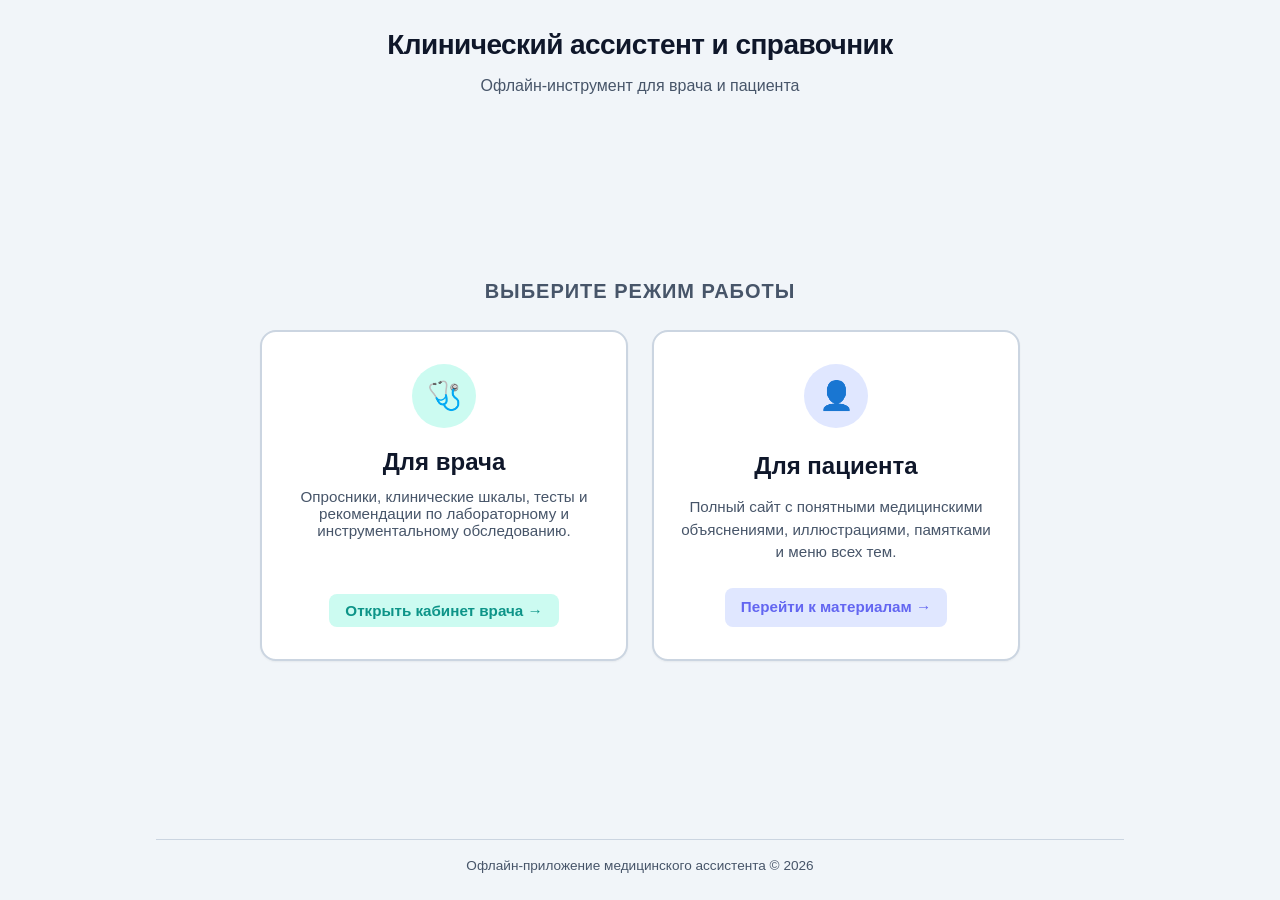
<file: index.html>
<!DOCTYPE html>
<html lang="ru">
<head>
  <meta charset="UTF-8">
  <meta name="viewport" content="width=device-width, initial-scale=1.0">
  <title>Медицинский справочник и калькуляторы</title>
  <style>
    :root {
      --bg-color: #f1f5f9;
      --surface-color: #ffffff;
      --text-main: #0f172a;
      --text-muted: #475569;
      --primary: #0284c7;
      --primary-hover: #0369a1;
      --primary-light: #e0f2fe;
      --accent-doctor: #0d9488;
      --accent-doctor-light: #ccfbf1;
      --accent-patient: #6366f1;
      --accent-patient-light: #e0e7ff;
      --border-color: #cbd5e1;
      --shadow-sm: 0 1px 2px 0 rgb(0 0 0 / 0.05);
      --shadow-md: 0 4px 6px -1px rgb(0 0 0 / 0.1), 0 2px 4px -2px rgb(0 0 0 / 0.1);
      --shadow-lg: 0 10px 15px -3px rgb(0 0 0 / 0.1), 0 4px 6px -4px rgb(0 0 0 / 0.1);
      --radius-md: 12px;
      --radius-lg: 16px;
      --transition: all 0.2s ease-in-out;
    }

    *, *::before, *::after {
      box-sizing: border-box;
      margin: 0;
      padding: 0;
    }

    [hidden] { display: none !important; }

    body {
      font-family: -apple-system, BlinkMacSystemFont, "Segoe UI", Roboto, Helvetica, Arial, sans-serif;
      background-color: var(--bg-color);
      color: var(--text-main);
      line-height: 1.5;
      min-height: 100vh;
      display: flex;
      flex-direction: column;
    }

    .app-shell {
      max-width: 1000px;
      width: 100%;
      margin: 0 auto;
      padding: 24px 16px;
      flex: 1;
      display: flex;
      flex-direction: column;
    }

    header.app-header {
      margin-bottom: 32px;
      text-align: center;
    }

    .app-title {
      font-size: 1.75rem;
      font-weight: 700;
      color: var(--text-main);
      letter-spacing: -0.02em;
      margin-bottom: 8px;
    }

    .app-subtitle {
      font-size: 1rem;
      color: var(--text-muted);
    }

    /* Screen: Role Selection */
    .screen-roles {
      flex: 1;
      display: flex;
      flex-direction: column;
      justify-content: center;
      align-items: center;
    }

    .roles-heading {
      font-size: 1.25rem;
      font-weight: 600;
      color: var(--text-muted);
      margin-bottom: 24px;
      text-transform: uppercase;
      letter-spacing: 0.05em;
    }

    .role-grid {
      display: grid;
      grid-template-columns: repeat(auto-fit, minmax(280px, 1fr));
      gap: 24px;
      width: 100%;
      max-width: 760px;
    }

    .role-card {
      background: var(--surface-color);
      border: 2px solid var(--border-color);
      border-radius: var(--radius-lg);
      padding: 32px 24px;
      display: flex;
      flex-direction: column;
      align-items: center;
      text-align: center;
      text-decoration: none;
      color: inherit;
      cursor: pointer;
      box-shadow: var(--shadow-sm);
      transition: var(--transition);
      outline: none;
      font-family: inherit;
    }

    .role-card:hover,
    .role-card:focus-visible {
      transform: translateY(-4px);
      box-shadow: var(--shadow-lg);
      border-color: var(--primary);
    }

    .role-card:focus-visible {
      outline: 3px solid var(--primary-light);
    }

    .role-card-doctor:hover,
    .role-card-doctor:focus-visible {
      border-color: var(--accent-doctor);
    }

    .role-card-patient:hover,
    .role-card-patient:focus-visible {
      border-color: var(--accent-patient);
    }

    .role-icon {
      width: 64px;
      height: 64px;
      border-radius: 50%;
      display: flex;
      align-items: center;
      justify-content: center;
      margin-bottom: 20px;
      font-size: 28px;
    }

    .role-card-doctor .role-icon {
      background-color: var(--accent-doctor-light);
      color: var(--accent-doctor);
    }

    .role-card-patient .role-icon {
      background-color: var(--accent-patient-light);
      color: var(--accent-patient);
    }

    .role-title {
      font-size: 1.5rem;
      font-weight: 700;
      margin-bottom: 12px;
      color: var(--text-main);
    }

    .role-description {
      font-size: 0.95rem;
      color: var(--text-muted);
      margin-bottom: 24px;
      flex-grow: 1;
    }

    .role-action {
      font-weight: 600;
      font-size: 0.95rem;
      display: inline-flex;
      align-items: center;
      gap: 6px;
      padding: 8px 16px;
      border-radius: 8px;
    }

    .role-card-doctor .role-action {
      background-color: var(--accent-doctor-light);
      color: var(--accent-doctor);
    }

    .role-card-patient .role-action {
      background-color: var(--accent-patient-light);
      color: var(--accent-patient);
    }

    /* Screen: Doctor View */
    .screen-doctor {
      flex: 1;
      display: flex;
      flex-direction: column;
    }

    .doctor-toolbar {
      display: flex;
      align-items: center;
      justify-content: space-between;
      margin-bottom: 24px;
      flex-wrap: wrap;
      gap: 16px;
    }

    .btn-back {
      background: var(--surface-color);
      border: 1px solid var(--border-color);
      color: var(--text-main);
      padding: 8px 16px;
      border-radius: 8px;
      font-size: 0.95rem;
      font-weight: 600;
      cursor: pointer;
      display: inline-flex;
      align-items: center;
      gap: 8px;
      transition: var(--transition);
      font-family: inherit;
    }

    .btn-back:hover,
    .btn-back:focus-visible {
      background-color: var(--bg-color);
      border-color: var(--text-muted);
      outline: none;
    }

    .doctor-badge {
      display: inline-flex;
      align-items: center;
      gap: 6px;
      background-color: var(--accent-doctor-light);
      color: var(--accent-doctor);
      font-weight: 600;
      font-size: 0.875rem;
      padding: 4px 12px;
      border-radius: 9999px;
    }

    /* Tabs Component */
    .tablist {
      display: flex;
      border-bottom: 2px solid var(--border-color);
      gap: 8px;
      margin-bottom: 24px;
    }

    .tab-btn {
      background: transparent;
      border: none;
      padding: 12px 20px;
      font-size: 1rem;
      font-weight: 600;
      color: var(--text-muted);
      cursor: pointer;
      border-bottom: 3px solid transparent;
      margin-bottom: -2px;
      transition: var(--transition);
      font-family: inherit;
      border-radius: 6px 6px 0 0;
    }

    .tab-btn:hover {
      color: var(--text-main);
      background-color: rgb(0 0 0 / 0.02);
    }

    .tab-btn.active {
      color: var(--primary);
      border-bottom-color: var(--primary);
      background-color: var(--surface-color);
    }

    .tab-btn:focus-visible {
      outline: 2px solid var(--primary);
      outline-offset: -2px;
    }

    /* Tab Panels */
    .tab-panel {
      background: var(--surface-color);
      border: 1px solid var(--border-color);
      border-radius: var(--radius-md);
      padding: 32px;
      box-shadow: var(--shadow-sm);
      flex: 1;
    }

    .tab-panel[hidden] {
      display: none !important;
    }

    .catalog-intro {
      display: flex;
      align-items: flex-end;
      justify-content: space-between;
      gap: 16px;
      margin-bottom: 20px;
    }

    .catalog-intro h3 {
      font-size: 1.25rem;
      margin-bottom: 4px;
    }

    .catalog-intro p,
    .result-count {
      color: var(--text-muted);
      font-size: 0.9rem;
    }

    .search-wrap {
      position: relative;
      margin-bottom: 22px;
    }

    .search-icon {
      position: absolute;
      left: 16px;
      top: 50%;
      transform: translateY(-50%);
      font-size: 1.1rem;
      pointer-events: none;
    }

    .catalog-search {
      width: 100%;
      border: 2px solid var(--border-color);
      border-radius: 12px;
      padding: 14px 16px 14px 48px;
      font: inherit;
      font-size: 1rem;
      background: #f8fafc;
      color: var(--text-main);
      transition: var(--transition);
    }

    .catalog-search:focus {
      outline: none;
      border-color: var(--primary);
      box-shadow: 0 0 0 4px var(--primary-light);
      background: #fff;
    }

    .catalog-grid {
      display: grid;
      grid-template-columns: repeat(auto-fit, minmax(260px, 1fr));
      gap: 14px;
    }

    .catalog-card {
      display: flex;
      gap: 14px;
      min-height: 148px;
      padding: 18px;
      border: 1px solid var(--border-color);
      border-radius: 14px;
      background: #fff;
      color: inherit;
      text-decoration: none;
      box-shadow: var(--shadow-sm);
      transition: var(--transition);
    }

    .catalog-card:hover,
    .catalog-card:focus-visible {
      transform: translateY(-2px);
      border-color: var(--accent-doctor);
      box-shadow: var(--shadow-md);
      outline: none;
    }

    .catalog-card[hidden] {
      display: none;
    }

    .catalog-card-icon {
      display: flex;
      align-items: center;
      justify-content: center;
      flex: 0 0 46px;
      width: 46px;
      height: 46px;
      border-radius: 12px;
      background: var(--accent-doctor-light);
      font-size: 1.35rem;
    }

    .catalog-card-body {
      display: flex;
      flex-direction: column;
      min-width: 0;
    }

    .catalog-card-tag {
      color: var(--accent-doctor);
      font-size: 0.72rem;
      font-weight: 700;
      letter-spacing: 0.05em;
      text-transform: uppercase;
    }

    .catalog-card h4 {
      margin: 4px 0 6px;
      font-size: 1.05rem;
      line-height: 1.25;
    }

    .catalog-card p {
      color: var(--text-muted);
      font-size: 0.86rem;
      line-height: 1.45;
      flex: 1;
    }

    .catalog-card-action {
      color: var(--primary-hover);
      font-size: 0.82rem;
      font-weight: 700;
      margin-top: 10px;
    }

    .empty-state {
      border: 2px dashed var(--border-color);
      border-radius: 14px;
      padding: 32px 20px;
      text-align: center;
      color: var(--text-muted);
      background: #f8fafc;
    }

    .empty-state[hidden] {
      display: none;
    }

    @media (max-width: 640px) {
      .tab-panel { padding: 18px; }
      .tablist { overflow-x: auto; }
      .tab-btn { min-width: 72%; padding-inline: 12px; }
      .catalog-intro { align-items: flex-start; flex-direction: column; }
      .catalog-grid { grid-template-columns: 1fr; }
    }

    .visually-hidden {
      position: absolute;
      width: 1px;
      height: 1px;
      padding: 0;
      margin: -1px;
      overflow: hidden;
      clip: rect(0, 0, 0, 0);
      white-space: nowrap;
      border: 0;
    }

    /* Footer */
    footer.app-footer {
      margin-top: 32px;
      text-align: center;
      font-size: 0.85rem;
      color: var(--text-muted);
      border-top: 1px solid var(--border-color);
      padding-top: 16px;
    }
  </style>
</head>
<body>
  <div class="app-shell">
    <header class="app-header">
      <h1 class="app-title">Клинический ассистент и справочник</h1>
      <p class="app-subtitle">Офлайн-инструмент для врача и пациента</p>
    </header>

    <!-- Стартовый экран: ровно два крупных варианта выбора роли -->
    <main id="screen-roles" class="screen-roles">
      <h2 class="roles-heading">Выберите режим работы</h2>
      <div class="role-grid">
        <!-- Вариант 1: Для врача (открывается без перезагрузки) -->
        <button type="button" id="role-doctor-btn" class="role-card role-card-doctor" aria-haspopup="true" aria-controls="screen-doctor">
          <div class="role-icon" aria-hidden="true">🩺</div>
          <h3 class="role-title">Для врача</h3>
          <p class="role-description">Опросники, клинические шкалы, тесты и рекомендации по лабораторному и инструментальному обследованию.</p>
          <span class="role-action">Открыть кабинет врача →</span>
        </button>

        <!-- Вариант 2: Для пациента (относительная ссылка через file://) -->
        <a href="patient-site/index.html" id="role-patient-link" class="role-card role-card-patient">
          <div class="role-icon" aria-hidden="true">👤</div>
          <h3 class="role-title">Для пациента</h3>
          <p class="role-description">Полный сайт с понятными медицинскими объяснениями, иллюстрациями, памятками и меню всех тем.</p>
          <span class="role-action">Перейти к материалам →</span>
        </a>
      </div>
    </main>

    <!-- Экран врача: открывается без перезагрузки, с возможностью возврата -->
    <section id="screen-doctor" class="screen-doctor" hidden aria-labelledby="doctor-heading">
      <div class="doctor-toolbar">
        <button type="button" id="btn-back-to-roles" class="btn-back" aria-label="Вернуться к выбору роли">
          <span aria-hidden="true">←</span> К выбору роли
        </button>
        <div class="doctor-badge">Режим специалиста</div>
      </div>

      <h2 id="doctor-heading" class="visually-hidden">Инструменты для врача</h2>

      <!-- Вкладки врача: ровно две вкладки -->
      <div class="tablist" role="tablist" aria-label="Разделы для врача">
        <button type="button" role="tab" id="tab-scales" class="tab-btn active" aria-selected="true" aria-controls="panel-scales" tabindex="0">
          Опросники / тесты / шкалы
        </button>
        <button type="button" role="tab" id="tab-recommendations" class="tab-btn" aria-selected="false" aria-controls="panel-recommendations" tabindex="-1">
          Рекомендации по обследованию
        </button>
      </div>

      <!-- Каталог врачебных шкал, опросников и калькуляторов. -->
      <div role="tabpanel" id="panel-scales" class="tab-panel active" aria-labelledby="tab-scales">
        <div class="catalog-intro">
          <div>
            <h3>Шкалы, опросники и калькуляторы</h3>
            <p>Выберите инструмент — он откроется в отдельном регулируемом окне.</p>
          </div>
          <span id="tools-count" class="result-count" aria-live="polite">18 инструментов</span>
        </div>
        <div class="search-wrap">
          <span class="search-icon" aria-hidden="true">⌕</span>
          <label for="tools-search" class="visually-hidden">Поиск по шкалам и калькуляторам</label>
          <input id="tools-search" class="catalog-search" type="search" autocomplete="off"
            placeholder="Начните вводить: SCORE2, почки, ИМТ…">
        </div>
        <div id="tools-list" class="catalog-grid">
          <a class="catalog-card" data-kind="tool" data-search="score2 сердечно сосудистый риск профилактика лпнп apob" href="Калькулятор_Медицинской_суперсилы.html?tool=s2" target="_blank" rel="noopener">
            <span class="catalog-card-icon" aria-hidden="true">📊</span><span class="catalog-card-body"><span class="catalog-card-tag">Риск · 40–69 лет</span><h4>SCORE2</h4><p>10-летний риск фатальных и нефатальных сердечно-сосудистых событий.</p><span class="catalog-card-action">Открыть в новом окне ↗</span></span>
          </a>
          <a class="catalog-card" data-kind="tool" data-search="score2 op score2-op пожилые старше 70 сердечно сосудистый риск" href="Калькулятор_Медицинской_суперсилы.html?tool=op" target="_blank" rel="noopener">
            <span class="catalog-card-icon" aria-hidden="true">🧓</span><span class="catalog-card-body"><span class="catalog-card-tag">Риск · ≥70 лет</span><h4>SCORE2-OP</h4><p>Оценка сердечно-сосудистого риска у пациентов пожилого возраста.</p><span class="catalog-card-action">Открыть в новом окне ↗</span></span>
          </a>
          <a class="catalog-card" data-kind="tool" data-search="dlcn голландские критерии семейная гиперхолестеринемия сгхс генетика лпнп" href="Калькулятор_Медицинской_суперсилы.html?tool=dl" target="_blank" rel="noopener">
            <span class="catalog-card-icon" aria-hidden="true">🧬</span><span class="catalog-card-body"><span class="catalog-card-tag">Липиды · Генетика</span><h4>DLCN — семейная гиперхолестеринемия</h4><p>Критерии Голландской липидной клиники для диагностики СГХС.</p><span class="catalog-card-action">Открыть в новом окне ↗</span></span>
          </a>
          <a class="catalog-card" data-kind="tool" data-search="prevent pce pooled cohort equations acc aha риск атеросклероз ссз 30 79" href="Калькулятор_Медицинской_суперсилы.html?tool=pr" target="_blank" rel="noopener">
            <span class="catalog-card-icon" aria-hidden="true">🫀</span><span class="catalog-card-body"><span class="catalog-card-tag">ACC/AHA · 30–79 лет</span><h4>PREVENT / PCE</h4><p>10-летний риск атеросклеротических сердечно-сосудистых заболеваний.</p><span class="catalog-card-action">Открыть в новом окне ↗</span></span>
          </a>
          <a class="catalog-card" data-kind="tool" data-search="клинический профиль клиника ибс хсн аг диабет фп cha2ds2 vasc терапия" href="Калькулятор_Медицинской_суперсилы.html?tool=cl" target="_blank" rel="noopener">
            <span class="catalog-card-icon" aria-hidden="true">🏥</span><span class="catalog-card-body"><span class="catalog-card-tag">Комплексная оценка</span><h4>Клинический профиль</h4><p>Коморбидности, категория риска, цели и комплексный план терапии.</p><span class="catalog-card-action">Открыть в новом окне ↗</span></span>
          </a>
          <a class="catalog-card" data-kind="tool" data-search="имт bmi антропометрия масса тела ожирение талия рост вес" href="Калькулятор_Медицинской_суперсилы.html?tool=bmi" target="_blank" rel="noopener">
            <span class="catalog-card-icon" aria-hidden="true">⚖️</span><span class="catalog-card-body"><span class="catalog-card-tag">Антропометрия</span><h4>ИМТ и антропометрия</h4><p>Индекс массы тела, окружность талии и оценка весовых рисков.</p><span class="catalog-card-action">Открыть в новом окне ↗</span></span>
          </a>
          <a class="catalog-card" data-kind="tool" data-search="почки скф хбп ckd egfr ckdepi креатинин альбуминурия kdigo" href="Калькулятор_Медицинской_суперсилы.html?tool=ckd" target="_blank" rel="noopener">
            <span class="catalog-card-icon" aria-hidden="true">🫘</span><span class="catalog-card-body"><span class="catalog-card-tag">CKD-EPI · KDIGO</span><h4>Функция почек</h4><p>Расчёт СКФ, стадия ХБП, альбуминурия и коррекция доз препаратов.</p><span class="catalog-card-action">Открыть в новом окне ↗</span></span>
          </a>
          <a class="catalog-card" data-kind="tool" data-search="печень фиброз стеатоз жировой гепатоз масжп нажбп fib4 hsi fli nfs" href="Калькулятор_Медицинской_суперсилы.html?tool=liver" target="_blank" rel="noopener">
            <span class="catalog-card-icon" aria-hidden="true">🫁</span><span class="catalog-card-body"><span class="catalog-card-tag">FIB-4 · HSI · FLI · NFS</span><h4>Жировой гепатоз и фиброз</h4><p>Комплексная оценка стеатоза и риска фиброза печени.</p><span class="catalog-card-action">Открыть в новом окне ↗</span></span>
          </a>
          <a class="catalog-card" data-kind="tool" data-search="has bled has-bled риск кровотечений фибрилляция предсердий антикоагуляция ноак" href="Калькулятор_Медицинской_суперсилы.html?tool=hbled" target="_blank" rel="noopener">
            <span class="catalog-card-icon" aria-hidden="true">🩸</span><span class="catalog-card-body"><span class="catalog-card-tag">Антикоагуляция</span><h4>HAS-BLED</h4><p>Оценка риска кровотечений у пациентов с фибрилляцией предсердий.</p><span class="catalog-card-action">Открыть в новом окне ↗</span></span>
          </a>
          <a class="catalog-card" data-kind="tool" data-search="сахарный диабет сд2 dm2 hba1c гликированный гемоглобин терапия инглт гпп" href="Калькулятор_Медицинской_суперсилы.html?tool=dm2" target="_blank" rel="noopener">
            <span class="catalog-card-icon" aria-hidden="true">💊</span><span class="catalog-card-body"><span class="catalog-card-tag">EASD/ESC · Терапия</span><h4>Сахарный диабет 2 типа</h4><p>Индивидуальная цель HbA1c и алгоритм выбора сахароснижающей терапии.</p><span class="catalog-card-action">Открыть в новом окне ↗</span></span>
          </a>
          <a class="catalog-card" data-kind="tool" data-search="шкала интенсивности боли боль болевой синдром вас визуальная аналоговая шкала nrs pain мужчина женщина" href="Клинические_шкалы.html?tool=pain" target="_blank" rel="noopener">
            <span class="catalog-card-icon" aria-hidden="true">🌡️</span><span class="catalog-card-body"><span class="catalog-card-tag">Боль · 0–10</span><h4>Шкала интенсивности боли</h4><p>Оценка боли с мужской или женской визуальной шкалой и автоматической интерпретацией.</p><span class="catalog-card-action">Открыть шкалу ↗</span></span>
          </a>
          <a class="catalog-card" data-kind="tool" data-search="gad-7 gad7 тревога тревожность генерализованное тревожное расстройство опросник" href="Клинические_шкалы.html?tool=gad7" target="_blank" rel="noopener">
            <span class="catalog-card-icon" aria-hidden="true">🫨</span><span class="catalog-card-body"><span class="catalog-card-tag">Тревога · 7 вопросов</span><h4>GAD-7</h4><p>Скрининговая оценка выраженности симптомов тревоги за последние две недели.</p><span class="catalog-card-action">Открыть опросник ↗</span></span>
          </a>
          <a class="catalog-card" data-kind="tool" data-search="phq-9 phq9 депрессия настроение скрининг опросник" href="Клинические_шкалы.html?tool=phq9" target="_blank" rel="noopener">
            <span class="catalog-card-icon" aria-hidden="true">🧠</span><span class="catalog-card-body"><span class="catalog-card-tag">Настроение · 9 вопросов</span><h4>PHQ-9</h4><p>Оценка выраженности депрессивных симптомов за последние две недели.</p><span class="catalog-card-action">Открыть опросник ↗</span></span>
          </a>
          <a class="catalog-card" data-kind="tool" data-search="pss-10 pss10 стресс воспринимаемый напряжение опросник" href="Клинические_шкалы.html?tool=pss10" target="_blank" rel="noopener">
            <span class="catalog-card-icon" aria-hidden="true">🌀</span><span class="catalog-card-body"><span class="catalog-card-tag">Стресс · 10 вопросов</span><h4>PSS-10</h4><p>Оценка уровня воспринимаемого стресса в течение последнего месяца.</p><span class="catalog-card-action">Открыть опросник ↗</span></span>
          </a>
          <a class="catalog-card" data-kind="tool" data-search="sss-8 sss8 соматические симптомы соматизация телесные жалобы опросник" href="Клинические_шкалы.html?tool=sss8" target="_blank" rel="noopener">
            <span class="catalog-card-icon" aria-hidden="true">🩺</span><span class="catalog-card-body"><span class="catalog-card-tag">Соматические симптомы</span><h4>SSS-8</h4><p>Русскоязычная шкала выраженности восьми групп соматических симптомов.</p><span class="catalog-card-action">Открыть опросник ↗</span></span>
          </a>
          <a class="catalog-card" data-kind="tool" data-search="bfi усталость слабость утомление истощение краткий опросник" href="Клинические_шкалы.html?tool=bfi" target="_blank" rel="noopener">
            <span class="catalog-card-icon" aria-hidden="true">🔋</span><span class="catalog-card-body"><span class="catalog-card-tag">Усталость · BFI</span><h4>Краткий опросник усталости BFI</h4><p>Выраженность усталости и её влияние на повседневную активность за последние 24 часа.</p><span class="catalog-card-action">Открыть опросник ↗</span></span>
          </a>
          <a class="catalog-card" data-kind="tool" data-search="колесо здоровья качество жизни энергия сон питание самочувствие стресс отношения" href="Клинические_шкалы.html?tool=health-wheel" target="_blank" rel="noopener">
            <span class="catalog-card-icon" aria-hidden="true">🎯</span><span class="catalog-card-body"><span class="catalog-card-tag">12 областей жизни</span><h4>Колесо здоровья</h4><p>Наглядная самооценка двенадцати областей здоровья и качества жизни.</p><span class="catalog-card-action">Открыть инструмент ↗</span></span>
          </a>
          <a class="catalog-card" data-kind="tool" data-search="тонометры артериальное давление stride bp валидированные проверенные устройства манжета" href="Клинические_шкалы.html?tool=bp-monitors" target="_blank" rel="noopener">
            <span class="catalog-card-icon" aria-hidden="true">🩸</span><span class="catalog-card-body"><span class="catalog-card-tag">STRIDE BP · Справочник</span><h4>Валидированные тонометры</h4><p>Пятистраничный список проверенных домашних приборов для измерения давления.</p><span class="catalog-card-action">Открыть справочник ↗</span></span>
          </a>
        </div>
        <div id="tools-empty" class="empty-state" hidden><strong>Ничего не найдено</strong><br>Попробуйте название, сокращение или заболевание.</div>
      </div>

      <!-- Отдельный каталог планов обследования. -->
      <div role="tabpanel" id="panel-recommendations" class="tab-panel" hidden aria-labelledby="tab-recommendations">
        <div class="catalog-intro">
          <div><h3>Планы обследований</h3><p>Готовые структурированные чек-листы для первичного приёма.</p></div>
          <span id="plans-count" class="result-count" aria-live="polite">5 планов</span>
        </div>
        <div class="search-wrap">
          <span class="search-icon" aria-hidden="true">⌕</span>
          <label for="plans-search" class="visually-hidden">Поиск по планам обследований</label>
          <input id="plans-search" class="catalog-search" type="search" autocomplete="off"
            placeholder="Начните вводить: диабет, гипертензия, ожирение…">
        </div>
        <div id="plans-list" class="catalog-grid">
          <a class="catalog-card" data-kind="plan" data-search="впервые выявленный сахарный диабет 2 типа сд2 анализы осложнения консультации" href="Калькулятор_Медицинской_суперсилы.html?plan=dm2-new" target="_blank" rel="noopener">
            <span class="catalog-card-icon" aria-hidden="true">🩸</span><span class="catalog-card-body"><span class="catalog-card-tag">Первичная диагностика</span><h4>Впервые выявленный сахарный диабет 2 типа</h4><p>Анамнез, лаборатория, скрининг осложнений, консультации и цели терапии.</p><span class="catalog-card-action">Открыть план ↗</span></span>
          </a>
          <a class="catalog-card" data-kind="plan" data-search="впервые выявленная артериальная гипертензия аг давление обследование органы мишени" href="Калькулятор_Медицинской_суперсилы.html?plan=hypertension-new" target="_blank" rel="noopener">
            <span class="catalog-card-icon" aria-hidden="true">💉</span><span class="catalog-card-body"><span class="catalog-card-tag">Первичная диагностика</span><h4>Впервые выявленная артериальная гипертензия</h4><p>Подтверждение АГ, оценка риска и поражения органов-мишеней.</p><span class="catalog-card-action">Открыть план ↗</span></span>
          </a>
          <a class="catalog-card" data-kind="plan" data-search="метаболический синдром мс ожирение талия липиды глюкоза давление критерии" href="Калькулятор_Медицинской_суперсилы.html?plan=metabolic-syndrome" target="_blank" rel="noopener">
            <span class="catalog-card-icon" aria-hidden="true">⚖️</span><span class="catalog-card-body"><span class="catalog-card-tag">Кардиометаболический риск</span><h4>Метаболический синдром</h4><p>Критерии диагноза, лабораторный и инструментальный скрининг.</p><span class="catalog-card-action">Открыть план ↗</span></span>
          </a>
          <a class="catalog-card" data-kind="plan" data-search="ожирение избыточная масса тела вес вторичные причины дефициты бариатрия" href="Калькулятор_Медицинской_суперсилы.html?plan=obesity" target="_blank" rel="noopener">
            <span class="catalog-card-icon" aria-hidden="true">🏋️</span><span class="catalog-card-body"><span class="catalog-card-tag">Первичное обследование</span><h4>Ожирение</h4><p>Причины набора веса, метаболический скрининг и показания к бариатрии.</p><span class="catalog-card-action">Открыть план ↗</span></span>
          </a>
          <a class="catalog-card" data-kind="plan" data-search="вторичная артериальная гипертензия вторичная аг резистентная давление гиперальдостеронизм синдром конна альдостерон ренин феохромоцитома параганглиома метанефрины гиперкортицизм синдром кушинга реноваскулярная стеноз почечных артерий апноэ сна соас stop bang щитовидная железа гиперпаратиреоз коарктация аорты лекарственная гипертензия нпвп кок солодка" href="Калькулятор_Медицинской_суперсилы.html?plan=secondary-hypertension" target="_blank" rel="noopener">
            <span class="catalog-card-icon" aria-hidden="true">🔍</span><span class="catalog-card-body"><span class="catalog-card-tag">8 диагностических протоколов</span><h4>Вторичная артериальная гипертензия</h4><p>Признаки, причины и восемь целевых алгоритмов диагностики вторичных форм АГ.</p><span class="catalog-card-action">Открыть план ↗</span></span>
          </a>
        </div>
        <div id="plans-empty" class="empty-state" hidden><strong>План не найден</strong><br>Попробуйте заболевание или сокращение.</div>
      </div>
    </section>

    <footer class="app-footer">
      <span>Офлайн-приложение медицинского ассистента © 2026</span>
    </footer>
  </div>

  <script src="medical-calculators-registry.js"></script>
  <script src="catalog.js"></script>
  <script>
    (() => {
      'use strict';

      /* Элементы экранов */
      const screenRoles = document.getElementById('screen-roles');
      const screenDoctor = document.getElementById('screen-doctor');
      const btnRoleDoctor = document.getElementById('role-doctor-btn');
      const btnBackToRoles = document.getElementById('btn-back-to-roles');

      /* Элементы вкладок */
      const tabs = [
        {
          btn: document.getElementById('tab-scales'),
          panel: document.getElementById('panel-scales')
        },
        {
          btn: document.getElementById('tab-recommendations'),
          panel: document.getElementById('panel-recommendations')
        }
      ];

      /* Переход к экрану врача без перезагрузки страницы */
      function showDoctorScreen() {
        screenRoles.hidden = true;
        screenDoctor.hidden = false;
        btnBackToRoles.focus();
      }

      /* Возврат к экрану выбора роли без перезагрузки страницы */
      function showRolesScreen() {
        screenDoctor.hidden = true;
        screenRoles.hidden = false;
        btnRoleDoctor.focus();
      }

      /* Переключение вкладок БЕЗ пересоздания DOM */
      function activateTab(targetIndex) {
        tabs.forEach((tab, index) => {
          const isTarget = index === targetIndex;
          tab.btn.classList.toggle('active', isTarget);
          tab.btn.setAttribute('aria-selected', isTarget ? 'true' : 'false');
          tab.btn.setAttribute('tabindex', isTarget ? '0' : '-1');

          if (isTarget) {
            tab.panel.removeAttribute('hidden');
            tab.panel.classList.add('active');
          } else {
            tab.panel.setAttribute('hidden', '');
            tab.panel.classList.remove('active');
          }
        });
      }

      /* Слушатели выбора роли и возврата */
      btnRoleDoctor.addEventListener('click', (e) => {
        e.preventDefault();
        showDoctorScreen();
      });

      btnBackToRoles.addEventListener('click', (e) => {
        e.preventDefault();
        showRolesScreen();
      });

      /* Слушатели кликов по вкладкам */
      tabs.forEach((tab, index) => {
        tab.btn.addEventListener('click', () => {
          activateTab(index);
        });

        /* Навигация по вкладкам с клавиатуры */
        tab.btn.addEventListener('keydown', (e) => {
          let nextIndex = null;
          if (e.key === 'ArrowRight') {
            nextIndex = (index + 1) % tabs.length;
          } else if (e.key === 'ArrowLeft') {
            nextIndex = (index - 1 + tabs.length) % tabs.length;
          } else if (e.key === 'Home') {
            nextIndex = 0;
          } else if (e.key === 'End') {
            nextIndex = tabs.length - 1;
          }

          if (nextIndex !== null) {
            e.preventDefault();
            activateTab(nextIndex);
            tabs[nextIndex].btn.focus();
          }
        });
      });
    })();
  </script>
</body>
</html>
</file>
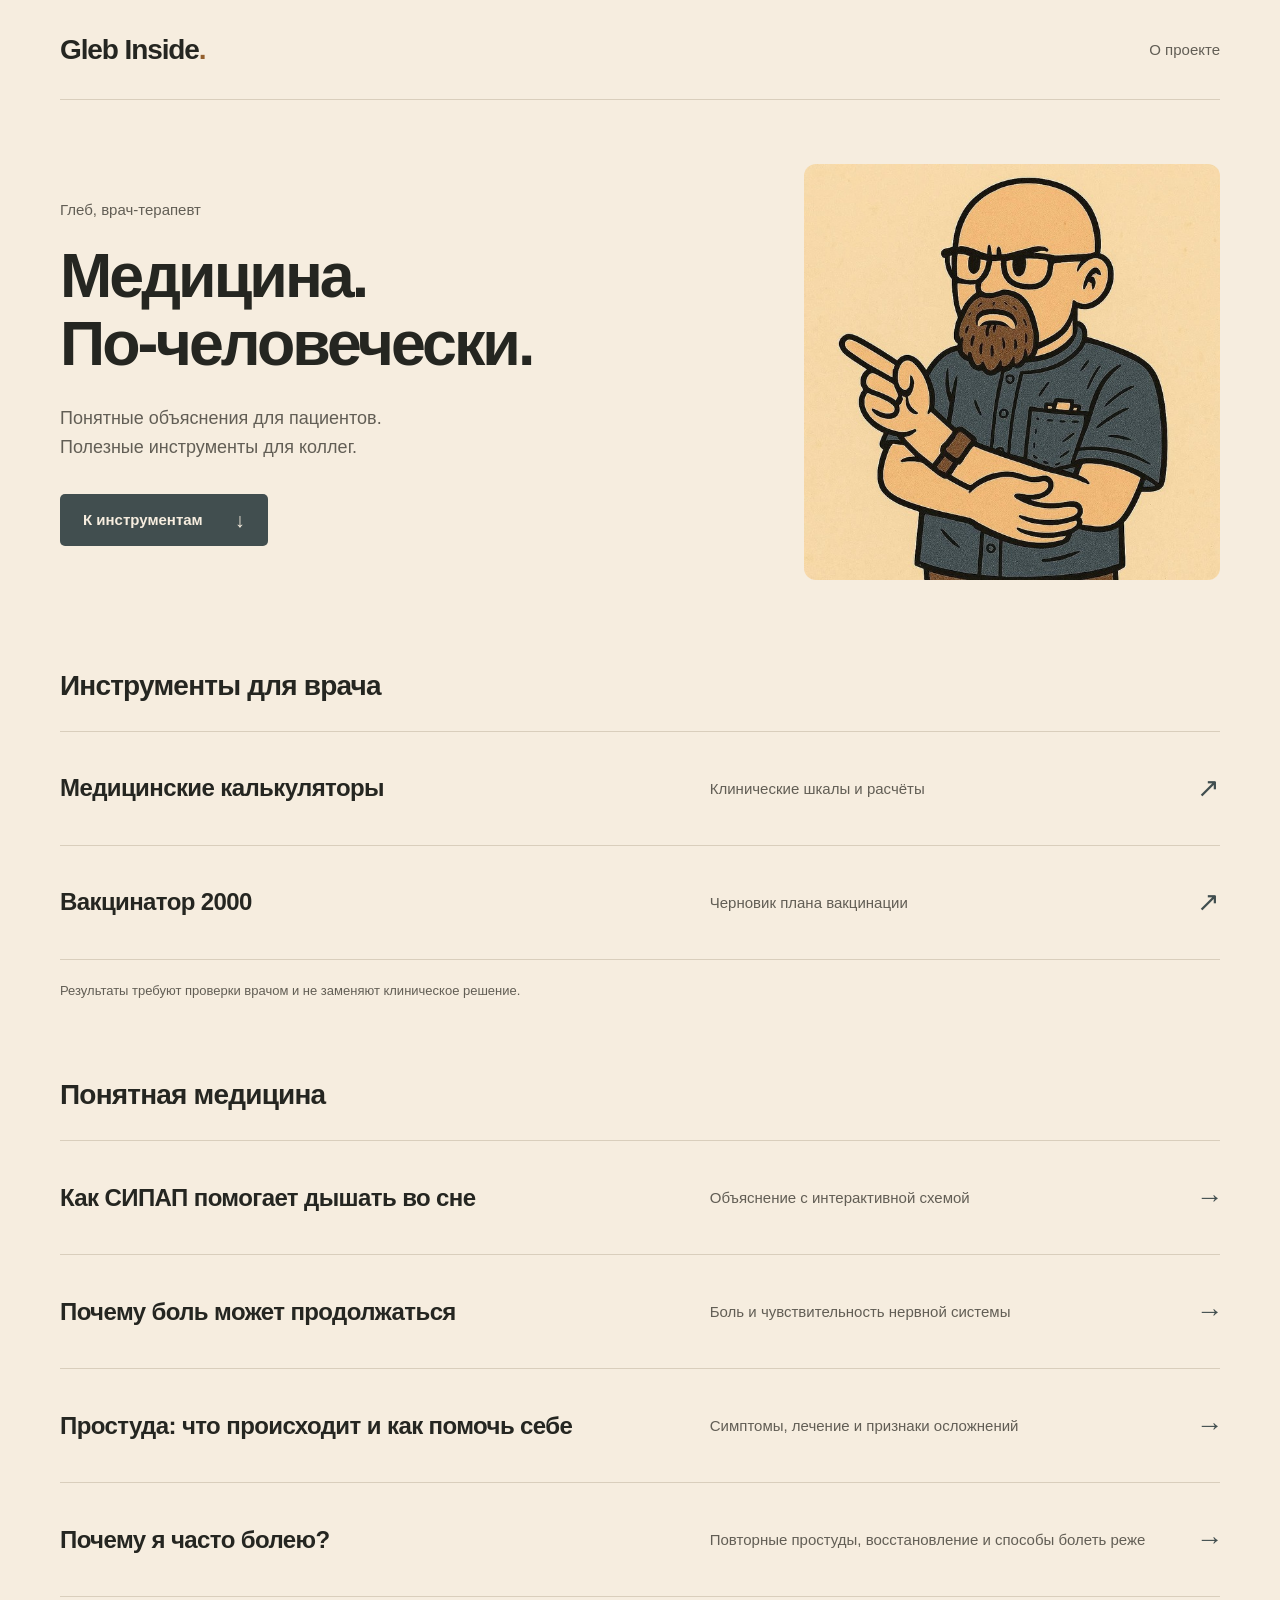
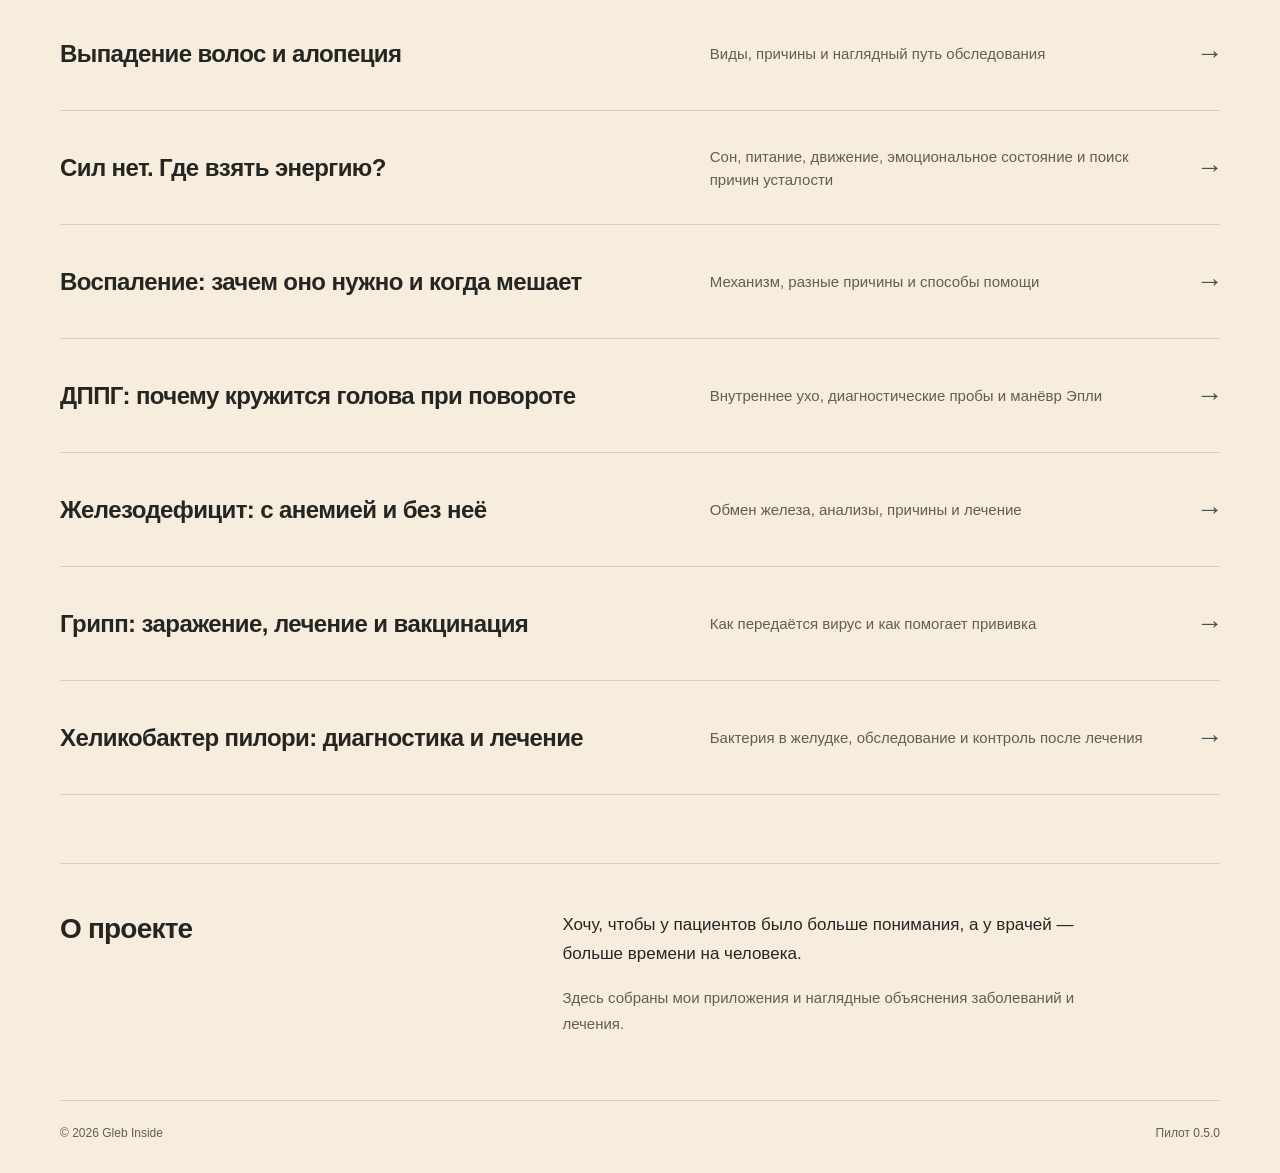
<file: patient-site/index.html>
<!doctype html>
<html lang="ru">
<head>
  <meta charset="utf-8">
  <meta name="viewport" content="width=device-width, initial-scale=1">
  <meta name="description" content="Gleb Inside — авторский проект врача-терапевта Глеба. Медицинские инструменты и понятные объяснения для пациентов.">
  <meta name="robots" content="noindex, nofollow">
  <meta name="theme-color" content="#f6eddf">
  <meta name="color-scheme" content="light">
  <link rel="icon" href="data:,">
  <title>Gleb Inside — медицина по-человечески</title>
  <style>:root {
  --paper: #f6eddf;
  --ink: #252621;
  --muted: #625e55;
  --ochre: #94602e;
  --shirt: #414e4f;
  --rule: #d9cebc;
  color-scheme: light;
  font-family: -apple-system, BlinkMacSystemFont, "Segoe UI", Arial, sans-serif;
  color: var(--ink);
  background: var(--paper);
  font-synthesis: none;
  -webkit-text-size-adjust: 100%;
  text-size-adjust: 100%;
}
*, *::before, *::after { box-sizing: border-box; }
body { margin: 0; line-height: 1.55; }
h1, h2, h3, p { margin: 0; }
a { color: inherit; text-decoration: none; }
button, input, textarea { font: inherit; }
img { display: block; max-width: 100%; height: auto; }
:focus-visible { outline: 3px solid var(--ochre); outline-offset: 6px; }
#main:focus { outline: none; }
section { scroll-margin-top: 28px; }
.page { width: min(1160px, calc(100% - 112px)); margin-inline: auto; }
.skip-link { position: absolute; top: 12px; left: 12px; z-index: 3; padding: 12px 20px; background: var(--ink); color: var(--paper); transform: translateY(-200%); }
.skip-link:focus { transform: none; }
.header { min-height: 100px; display: flex; align-items: center; justify-content: space-between; gap: 24px; border-bottom: 1px solid var(--rule); }
.brand { display: inline-flex; align-items: baseline; min-height: 44px; font-size: 28px; font-weight: 750; letter-spacing: -1.1px; }
.brand span { color: var(--ochre); }
.nav-link { display: inline-flex; align-items: center; min-height: 44px; font-size: 15px; color: var(--muted); }
.nav-link:hover { color: var(--ink); text-decoration: underline; text-underline-offset: 5px; }
.hero { display: grid; grid-template-columns: 1.38fr 1fr; align-items: center; gap: 64px; padding: 64px 0 80px; }
.hero-copy { min-width: 0; }
.byline { font-size: 15px; color: var(--muted); margin-bottom: 21px; }
h1 { font-size: clamp(40px, 4.9vw, 70px); line-height: 1.08; letter-spacing: -.047em; font-weight: 750; }
h1 span { display: block; overflow-wrap: anywhere; }
.intro { font-size: 18px; line-height: 1.65; color: var(--muted); margin-top: 26px; }
.primary-link { display: inline-flex; align-items: center; gap: 32px; min-height: 52px; margin-top: 31px; padding: 13px 23px; background: var(--shirt); color: var(--paper); border-radius: 5px; font-size: 15px; font-weight: 550; transition: background-color .15s; }
.primary-link > span { font-size: 20px; font-weight: 400; line-height: 1; }
.primary-link:hover { background: #2e393a; }
.portrait { width: min(100%, 416px); margin-left: auto; }
.portrait img { width: 100%; border-radius: 12px; }
h2 { font-size: 28px; font-weight: 650; line-height: 1.25; letter-spacing: -.8px; }
.tools { padding: 8px 0 68px; }
.tools > h2 { margin-bottom: 28px; }
.tool-list { border-top: 1px solid var(--rule); }
.tool-row { display: grid; grid-template-columns: 1.36fr 1fr 24px; align-items: center; column-gap: 32px; padding: 28px 0; min-height: 114px; border-bottom: 1px solid var(--rule); }
.tool-row h3 { font-size: 24px; line-height: 1.35; font-weight: 600; letter-spacing: -.6px; }
.tool-row .description { font-size: 15px; color: var(--muted); }
.tool-arrow { font-size: 27px; line-height: 1; text-align: right; color: var(--shirt); }
.tool-row:hover h3 { color: var(--ochre); text-decoration: underline; text-decoration-thickness: 1px; text-underline-offset: 5px; }
.safety-note { max-width: 680px; font-size: 13px; line-height: 1.65; color: var(--muted); margin-top: 20px; }
.about { display: grid; grid-template-columns: 1fr 1.5fr; gap: 64px; border-top: 1px solid var(--rule); padding: 47px 0 64px; }
.about-copy { max-width: 560px; }
.about-copy p { font-size: 17px; line-height: 1.7; }
.about-copy p + p { color: var(--muted); margin-top: 16px; font-size: 15px; }
.footer { display: flex; justify-content: space-between; gap: 16px; border-top: 1px solid var(--rule); padding: 23px 0 30px; color: var(--muted); font-size: 12px; }
@media (max-width: 1100px) {
  .page { width: calc(100% - 80px); }
  .hero { column-gap: 36px; padding-block: 52px 64px; }
  .intro { font-size: 16px; }
  .tool-row { column-gap: 24px; }
  .tool-row h3 { font-size: 22px; }
}
@media (max-width: 800px) and (min-width: 701px) {
  .page { width: calc(100% - 56px); }
  .hero { column-gap: 26px; }
  h1 { font-size: 36px; }
  .intro { font-size: 15px; }
  .byline { font-size: 14px; }
  .tool-row { grid-template-columns: 1.3fr 1fr 22px; gap: 22px; }
  .tool-row h3 { font-size: 21px; }
  .tool-row .description { font-size: 14px; }
}
@media (max-width: 700px) {
  .page { width: calc(100% - 48px); }
  .header { min-height: 79px; }
  .brand { font-size: 25px; letter-spacing: -.8px; }
  .nav-link { font-size: 14px; }
  .hero { display: flex; flex-direction: column-reverse; gap: 27px; padding: 30px 0 53px; }
  .portrait { width: min(232px, 68vw); margin-inline: auto; }
  .portrait img { border-radius: 9px; }
  .hero-copy { width: 100%; text-align: center; }
  .byline { font-size: 13px; margin-bottom: 14px; }
  h1 { font-size: clamp(29px, 9.05vw, 48px); letter-spacing: -.047em; line-height: 1.12; }
  .intro { font-size: 15px; line-height: 1.7; margin-top: 18px; }
  .primary-link { min-height: 50px; margin-top: 24px; padding: 12px 22px; font-size: 14px; gap: 32px; }
  h2 { font-size: 24px; letter-spacing: -.65px; }
  .tools { padding: 5px 0 43px; }
  .tools > h2 { margin-bottom: 22px; }
  .tool-row { grid-template-columns: minmax(0, 1fr) 24px; row-gap: 8px; column-gap: 12px; padding: 24px 0; min-height: 118px; }
  .tool-row h3 { font-size: 21px; grid-column: 1; }
  .tool-row .description { font-size: 14px; grid-column: 1; }
  .tool-arrow { grid-column: 2; grid-row: 1 / 3; font-size: 25px; }
  .safety-note { font-size: 12px; line-height: 1.75; margin-top: 18px; }
  .about { grid-template-columns: 1fr; gap: 20px; padding: 32px 0 37px; }
  .about-copy p { font-size: 16px; }
  .about-copy p + p { font-size: 14px; margin-top: 14px; }
  .footer { display: block; font-size: 11px; padding: 21px 0 27px; }
  .footer > span { display: block; }
  .footer > span + span { margin-top: 6px; }
}
@media (max-width: 359px) {
  .page { width: calc(100% - 40px); }
  .tool-row h3 { font-size: 20px; }
  .intro { font-size: 14px; }
  h2 { font-size: 23px; }
}
@media (prefers-reduced-motion: reduce) { *, *::before, *::after { transition: none !important; } }
@media print {
  :root { color: #000; background: #fff; }
  .page { width: 100%; }
  .header { min-height: 60px; }
  .primary-link, .nav-link, .skip-link { display: none; }
  .hero { display: grid; grid-template-columns: 1.4fr 1fr; padding: 25px 0; }
  h1 { font-size: 30px; }
  .portrait { width: 180px; }
  .tools, .about { padding-block: 24px; }
  .tool-row { break-inside: avoid; }
}
</style>
</head>
<body id="top">
  <a class="skip-link" href="#main">Перейти к содержимому</a>
  <div class="page">
    <header class="header">
      <a class="brand" href="#top" aria-label="Gleb Inside — в начало">Gleb Inside<span aria-hidden="true">.</span></a>
      <nav aria-label="Основная навигация"><a class="nav-link" href="#about">О проекте</a></nav>
    </header>

    <main id="main" tabindex="-1">
      <section class="hero" aria-labelledby="hero-title">
        <div class="hero-copy">
          <p class="byline">Глеб, врач-терапевт</p>
          <h1 id="hero-title"><span>Медицина.</span><span>По-человечески.</span></h1>
          <p class="intro">Понятные объяснения для пациентов.<br>Полезные инструменты для коллег.</p>
          <a class="primary-link" href="#tools">К инструментам <span aria-hidden="true">↓</span></a>
        </div>
        <div class="portrait">
          <img src="[data-uri]" width="640" height="640" alt="Авторский аватар: персонаж в очках и тёмной медицинской форме." decoding="async">
        </div>
      </section>

      <section class="tools" id="tools" aria-labelledby="tools-title">
        <h2 id="tools-title">Инструменты для врача</h2>
        <div class="tool-list">
          <a class="tool-row" data-tool="calculators" href="https://gsorokinchaika-cpu.github.io/medical-calculators/" target="_blank" rel="noopener noreferrer" aria-label="Медицинские калькуляторы — открыть в новой вкладке">
            <h3>Медицинские калькуляторы</h3>
            <span class="description">Клинические шкалы и расчёты</span>
            <span class="tool-arrow" aria-hidden="true">↗</span>
          </a>
          <a class="tool-row" data-tool="vaccinator" href="https://gsorokinchaika-cpu.github.io/vaccinator-2000/" target="_blank" rel="noopener noreferrer" aria-label="Вакцинатор 2000 — открыть в новой вкладке">
            <h3>Вакцинатор 2000</h3>
            <span class="description">Черновик плана вакцинации</span>
            <span class="tool-arrow" aria-hidden="true">↗</span>
          </a>
        </div>
        <p class="safety-note">Результаты требуют проверки врачом и не заменяют клиническое решение.</p>
      </section>

      <section class="tools explanations" id="explanations" aria-labelledby="explanations-title">
        <h2 id="explanations-title">Понятная медицина</h2>
        <div class="tool-list">
          <a class="tool-row" href="explanations/apnea/index.html" aria-label="Как СИПАП помогает дышать во сне — открыть объяснение">
            <h3>Как СИПАП помогает дышать во сне</h3>
            <span class="description">Объяснение с интерактивной схемой</span>
            <span class="tool-arrow" aria-hidden="true">→</span>
          </a>
          <a class="tool-row" href="explanations/chronic-pain/index.html" aria-label="Почему боль может продолжаться — открыть объяснение">
            <h3>Почему боль может продолжаться</h3>
            <span class="description">Боль и чувствительность нервной системы</span>
            <span class="tool-arrow" aria-hidden="true">→</span>
          </a>
          <a class="tool-row" href="explanations/common-cold/index.html" aria-label="Простуда: что происходит и как помочь себе — открыть объяснение">
            <h3>Простуда: что происходит и как помочь себе</h3>
            <span class="description">Симптомы, лечение и признаки осложнений</span>
            <span class="tool-arrow" aria-hidden="true">→</span>
          </a>
          <a class="tool-row" href="explanations/frequent-colds/index.html" aria-label="Почему я часто болею? — открыть объяснение">
            <h3>Почему я часто болею?</h3>
            <span class="description">Повторные простуды, восстановление и способы болеть реже</span>
            <span class="tool-arrow" aria-hidden="true">→</span>
          </a>
          <a class="tool-row" href="explanations/alopecia/index.html" aria-label="Выпадение волос и алопеция — открыть объяснение">
            <h3>Выпадение волос и алопеция</h3>
            <span class="description">Виды, причины и наглядный путь обследования</span>
            <span class="tool-arrow" aria-hidden="true">→</span>
          </a>
          <a class="tool-row" href="explanations/fatigue/index.html" aria-label="Сил нет. Где взять энергию? — открыть объяснение">
            <h3>Сил нет. Где взять энергию?</h3>
            <span class="description">Сон, питание, движение, эмоциональное состояние и поиск причин усталости</span>
            <span class="tool-arrow" aria-hidden="true">→</span>
          </a>
          <a class="tool-row" href="explanations/inflammation/index.html" aria-label="Воспаление: зачем оно нужно и когда мешает — открыть объяснение">
            <h3>Воспаление: зачем оно нужно и когда мешает</h3>
            <span class="description">Механизм, разные причины и способы помощи</span>
            <span class="tool-arrow" aria-hidden="true">→</span>
          </a>
          <a class="tool-row" href="explanations/bppv/index.html" aria-label="ДППГ: почему кружится голова и как помогают манёвры — открыть объяснение">
            <h3>ДППГ: почему кружится голова при повороте</h3>
            <span class="description">Внутреннее ухо, диагностические пробы и манёвр Эпли</span>
            <span class="tool-arrow" aria-hidden="true">→</span>
          </a>
          <a class="tool-row" href="explanations/iron-deficiency/index.html" aria-label="Железодефицит: с анемией и без неё — открыть объяснение">
            <h3>Железодефицит: с анемией и без неё</h3>
            <span class="description">Обмен железа, анализы, причины и лечение</span>
            <span class="tool-arrow" aria-hidden="true">→</span>
          </a>
          <a class="tool-row" href="explanations/influenza/index.html" aria-label="Грипп: заражение, лечение и вакцинация — открыть объяснение">
            <h3>Грипп: заражение, лечение и вакцинация</h3>
            <span class="description">Как передаётся вирус и как помогает прививка</span>
            <span class="tool-arrow" aria-hidden="true">→</span>
          </a>
          <a class="tool-row" href="explanations/h-pylori/index.html" aria-label="Хеликобактер пилори: диагностика и лечение — открыть объяснение">
            <h3>Хеликобактер пилори: диагностика и лечение</h3>
            <span class="description">Бактерия в желудке, обследование и контроль после лечения</span>
            <span class="tool-arrow" aria-hidden="true">→</span>
          </a>
        </div>
      </section>

      <section class="about" id="about" aria-labelledby="about-title">
        <h2 id="about-title">О проекте</h2>
        <div class="about-copy">
          <p>Хочу, чтобы у пациентов было больше понимания, а у врачей — больше времени на человека.</p>
          <p>Здесь собраны мои приложения и наглядные объяснения заболеваний и лечения.</p>
        </div>
      </section>
    </main>

    <footer class="footer">
      <span>© 2026 Gleb Inside</span>
      <span>Пилот 0.5.0</span>
    </footer>
  </div>
</body>
</html>
</file>
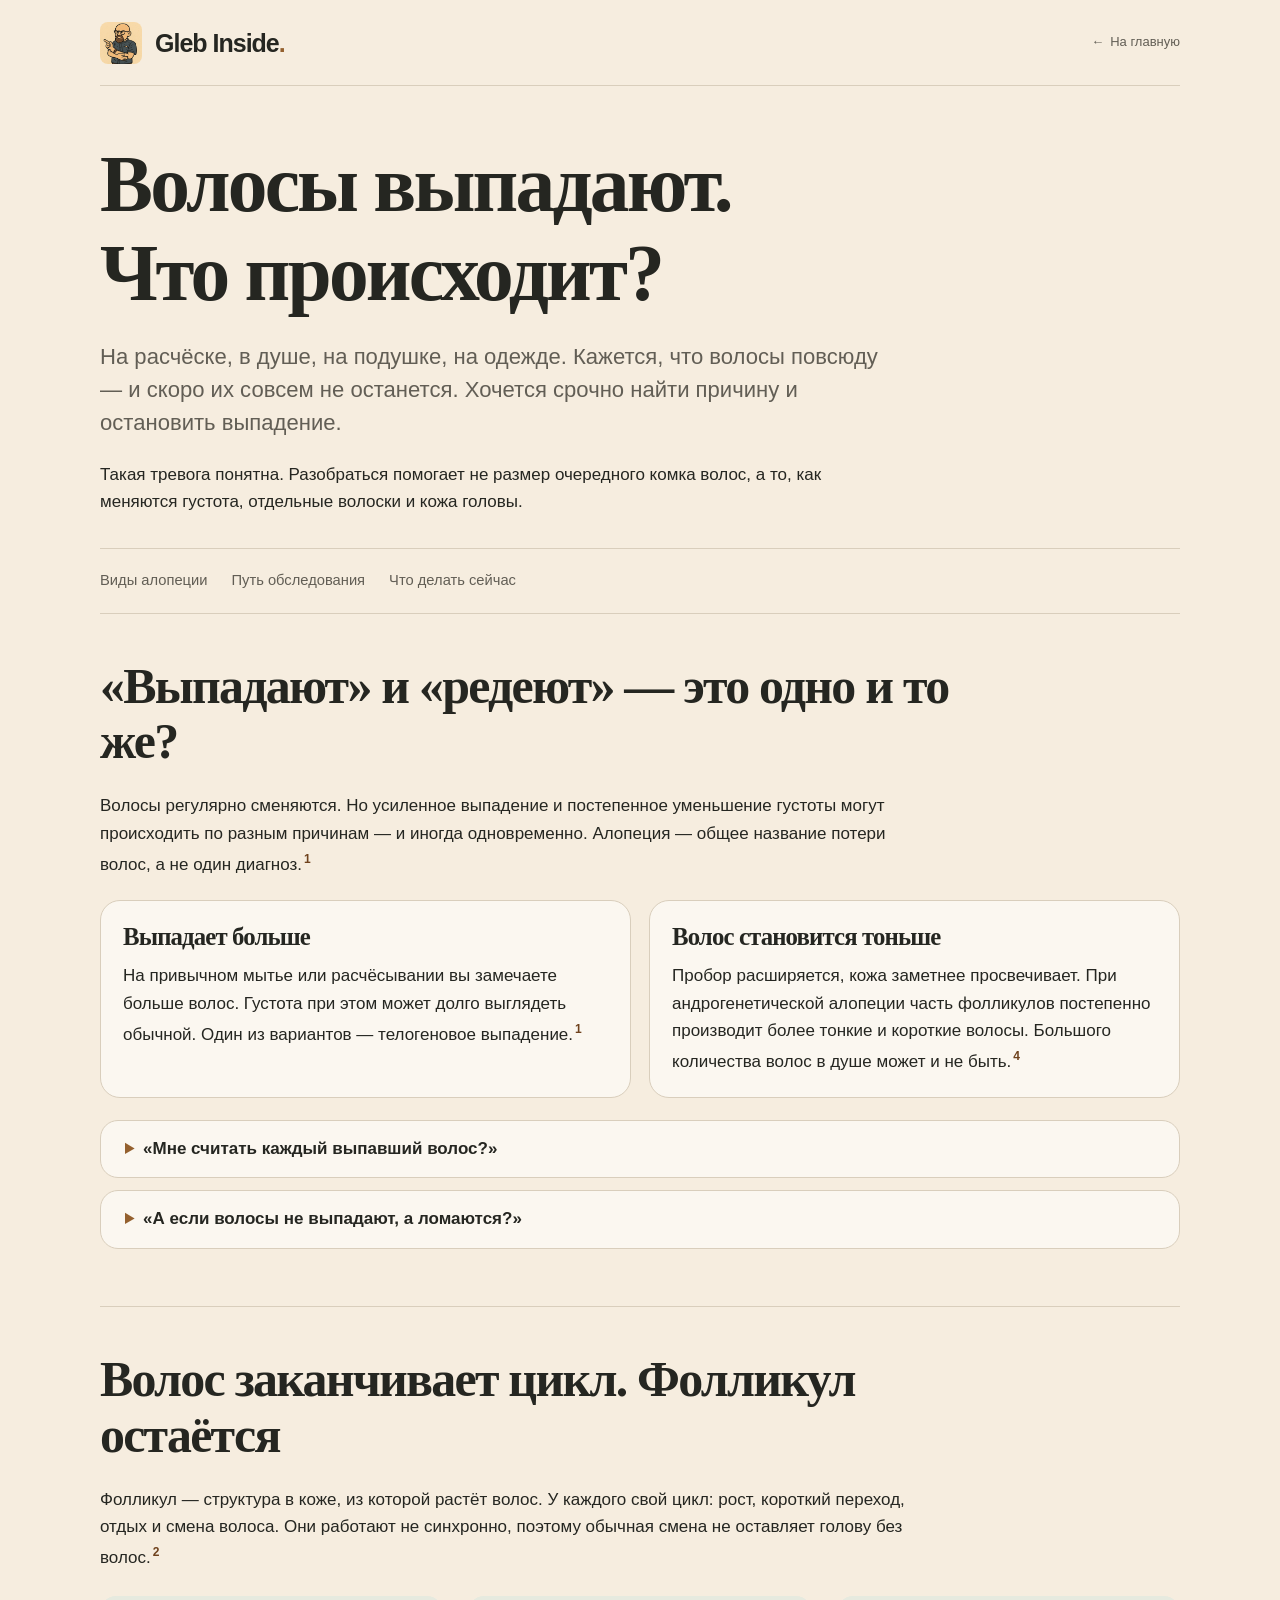
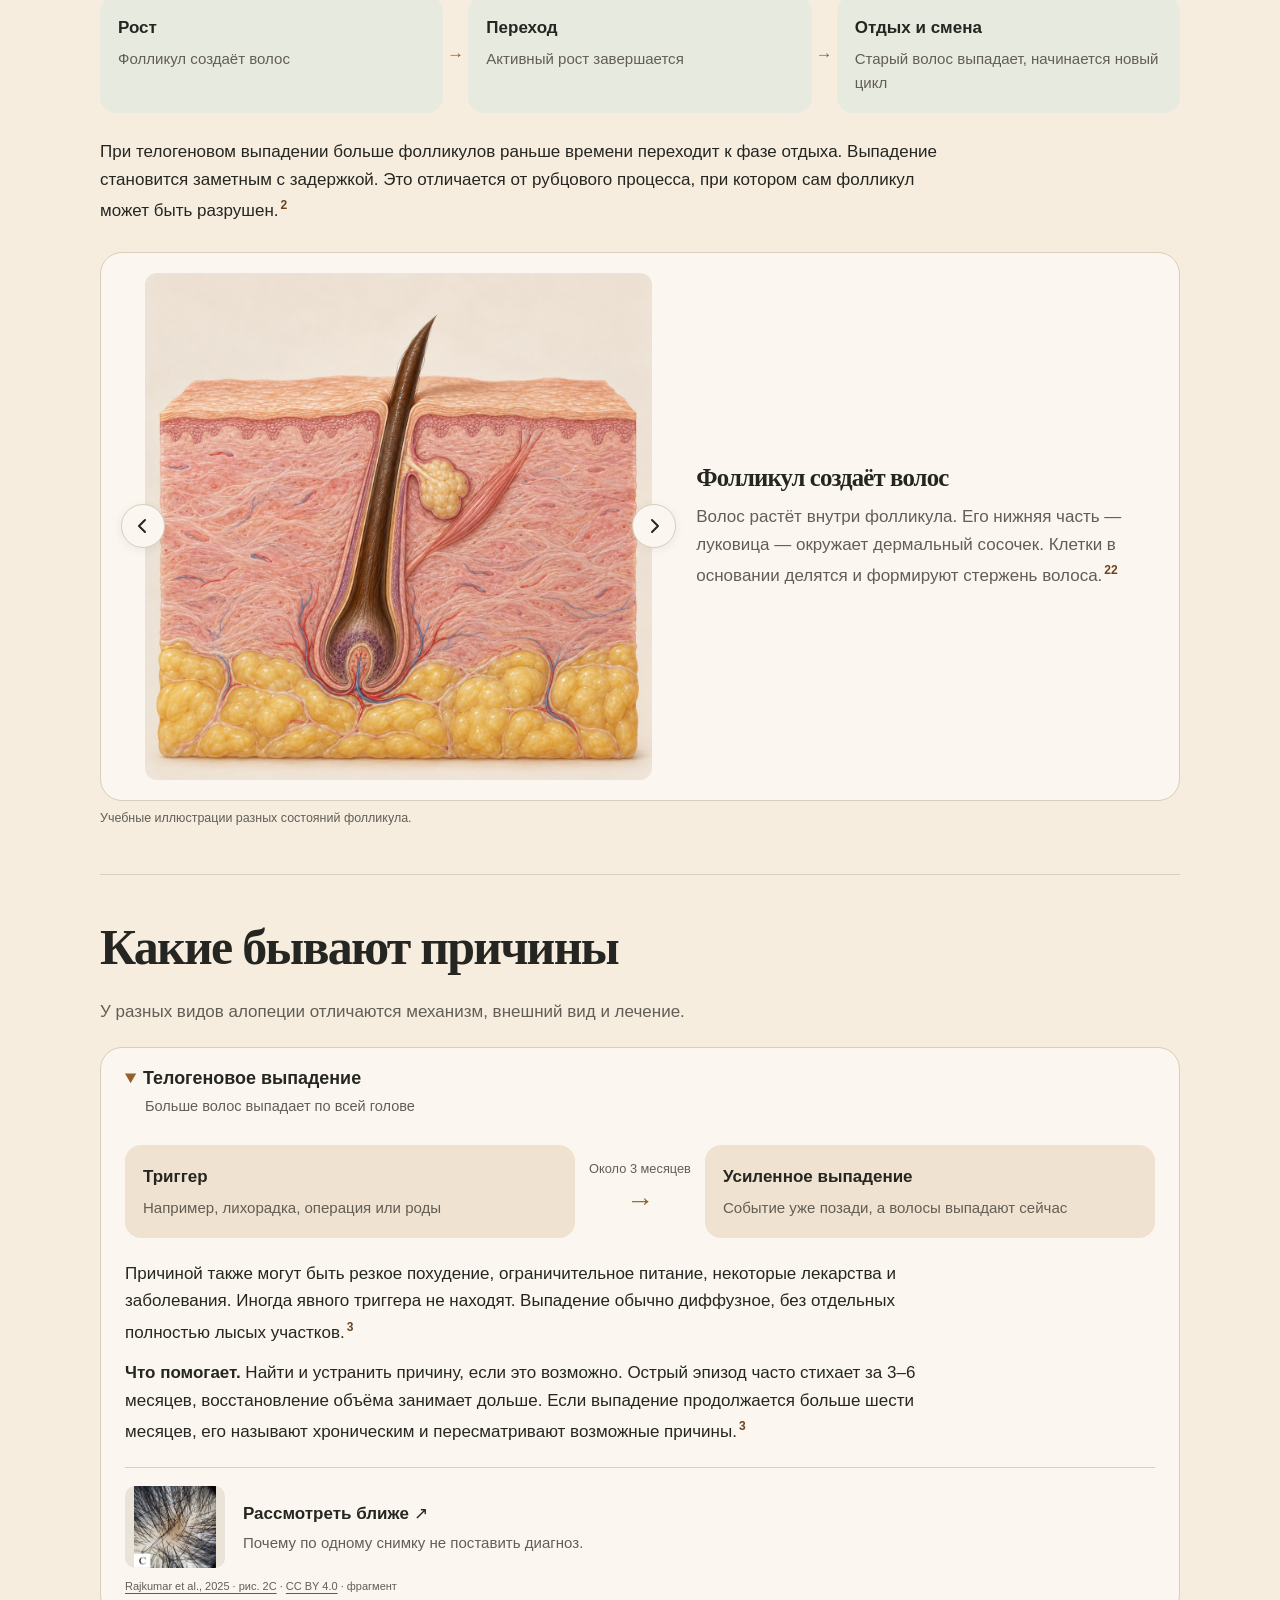
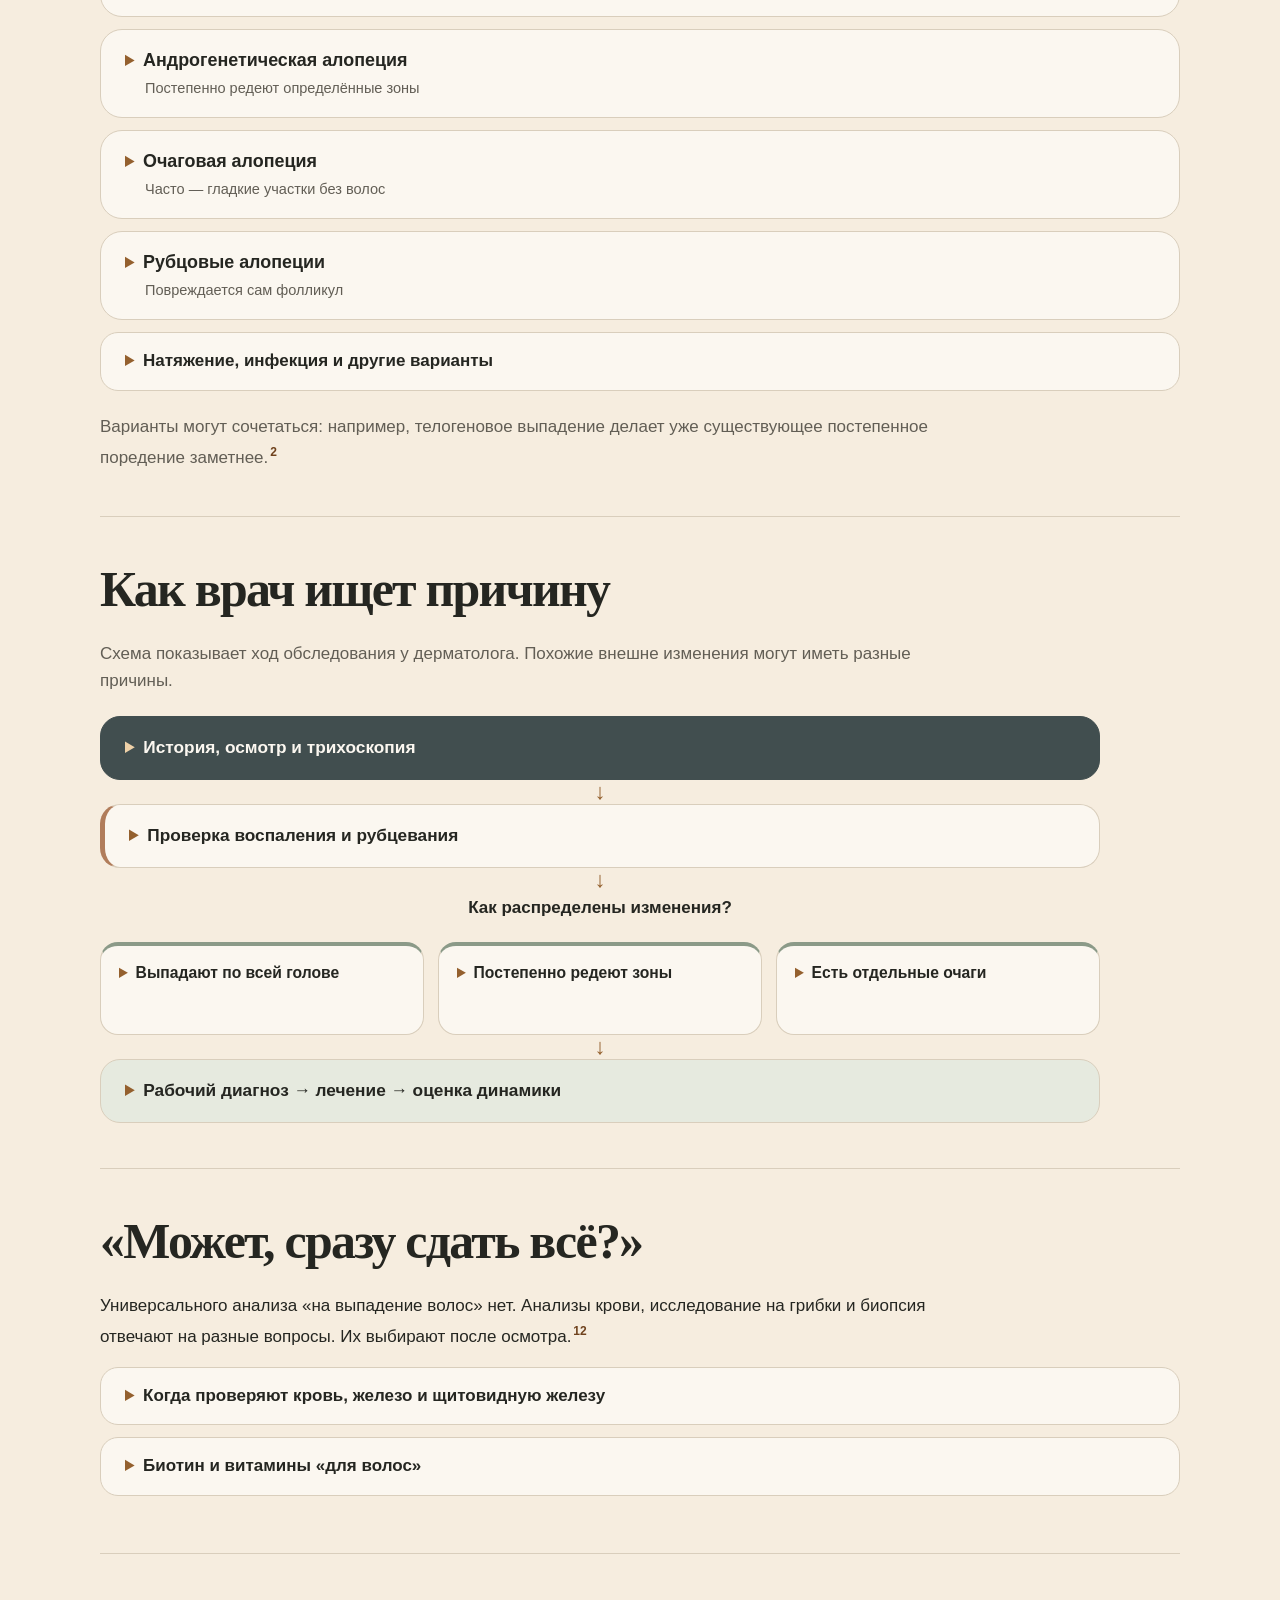
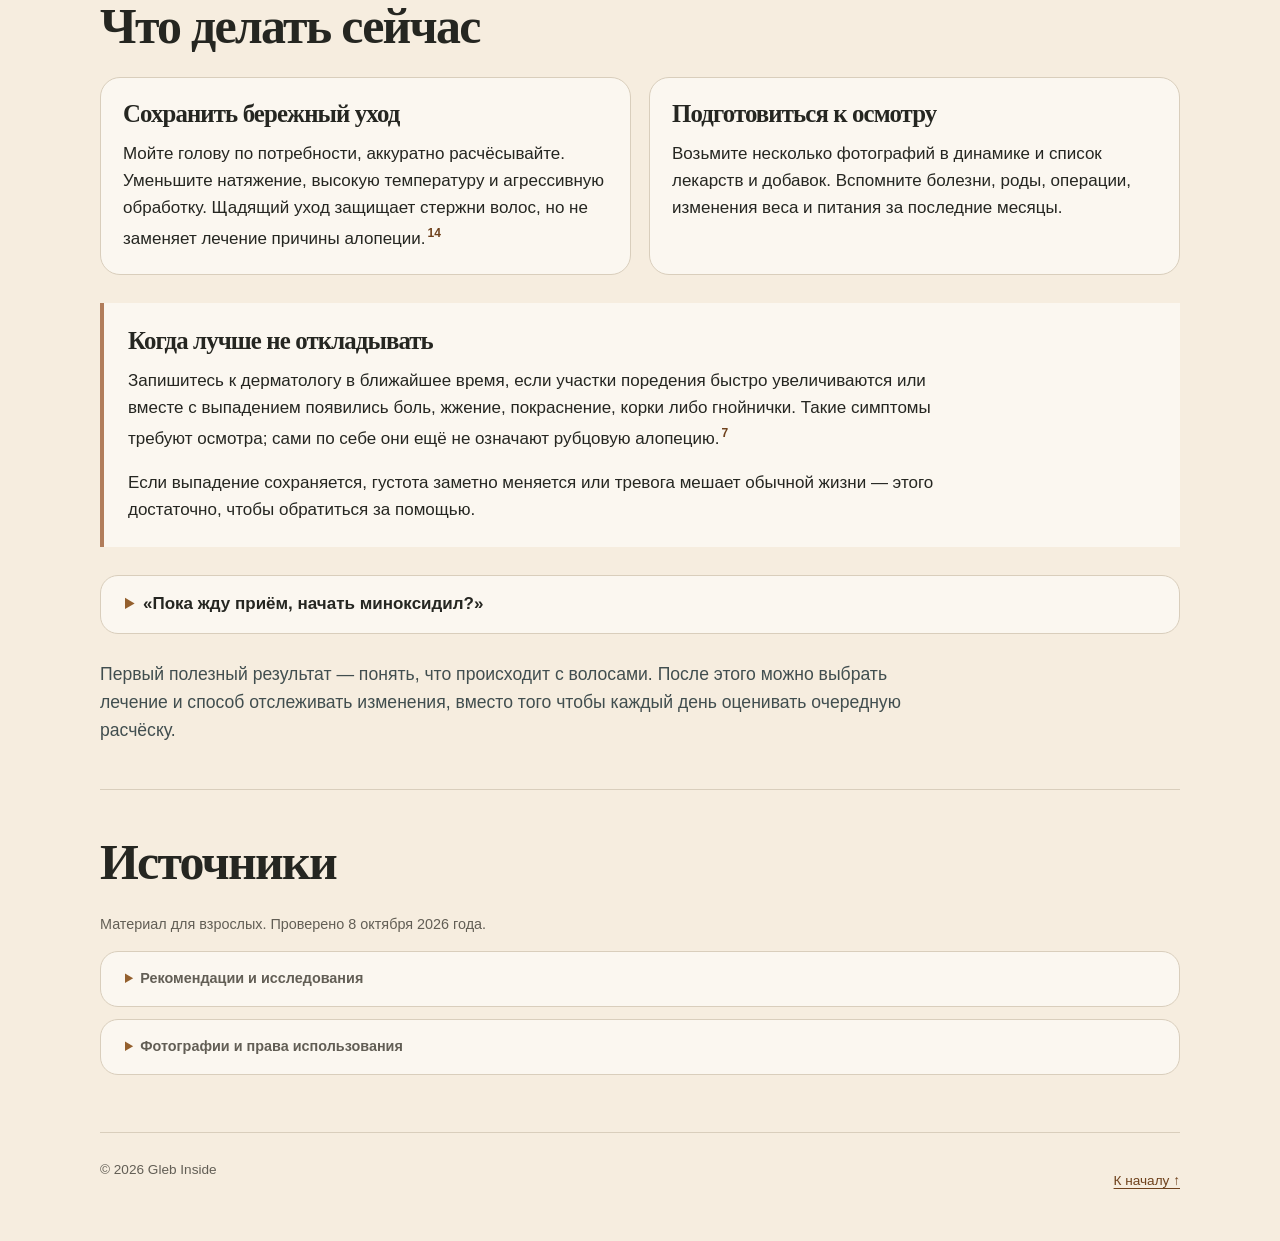
<file: patient-site/explanations/alopecia/index.html>
<!doctype html>
<html lang="ru"><head><meta charset="utf-8"><meta name="viewport" content="width=device-width,initial-scale=1">
<meta name="description" content="Волосы в душе, на расчёске и на одежде: чем отличаются виды алопеции и как дерматолог выясняет причину выпадения.">
<meta name="robots" content="noindex,nofollow"><meta name="theme-color" content="#f6eddf"><meta name="color-scheme" content="light"><link rel="icon" href="data:,">
<title>Волосы выпадают: как разобраться — Gleb Inside</title><style>:root { --paper:#f6eddf; --paper-light:#fbf7f0; --ink:#252621; --muted:#625e55; --accent:#94602e; --accent-dark:#6f421d; --slate:#414e4f; --rule:#d9cebc; color-scheme:light; font-family:Inter,ui-sans-serif,-apple-system,BlinkMacSystemFont,"Segoe UI",sans-serif; font-synthesis:none; text-rendering:optimizeLegibility; }
* { box-sizing:border-box; }
html { scroll-behavior:smooth; }
body { margin:0; color:var(--ink); background:var(--paper); font-size:17px; line-height:1.6; }
button,input { font:inherit; }
a { color:var(--accent-dark); text-underline-offset:3px; }
a:hover { color:var(--ink); }
p,ul,ol { margin-top:0; }
p:last-child,ul:last-child,ol:last-child { margin-bottom:0; }
h1,h2,h3 { margin-top:0; color:var(--ink); font-family:Georgia,"Times New Roman",serif; font-weight:600; line-height:1.12; letter-spacing:-.035em; }
h1 { margin-bottom:22px; font-size:clamp(3rem,6.2vw,5.8rem); }
h2 { max-width:900px; margin-bottom:22px; font-size:clamp(2rem,3.9vw,3.35rem); }
h3 { margin-bottom:12px; font-size:1.55rem; }
img { display:block; max-width:100%; }
:focus-visible { outline:3px solid #c6752d; outline-offset:4px; }
.page { width:min(1080px,calc(100% - 56px)); margin:0 auto; }
.skip { position:fixed; z-index:20; top:12px; left:12px; padding:10px 14px; color:white; background:var(--ink); border-radius:8px; transform:translateY(-160%); }
.skip:focus { transform:translateY(0); }
.header { display:flex; align-items:center; justify-content:space-between; gap:22px; min-height:86px; border-bottom:1px solid var(--rule); }
.brand { display:flex; align-items:center; gap:13px; min-height:44px; color:var(--ink); font-size:25px; font-weight:750; letter-spacing:-1px; text-decoration:none; }
.brand img { width:42px; height:42px; border-radius:8px; }
.brand i { color:var(--accent); font-style:normal; }
.back-link { display:inline-flex; align-items:center; gap:6px; min-height:44px; color:var(--muted); font-size:13px; text-decoration:none; white-space:nowrap; }
.hero { padding:clamp(36px,6vh,68px) 0 32px; }
.hero-lead { max-width:790px; color:var(--muted); font-size:clamp(1.12rem,2vw,1.38rem); line-height:1.5; }
.opening { max-width:760px; margin-top:22px; }
.section-nav { display:flex; flex-wrap:wrap; gap:6px 24px; padding:10px 0; border-block:1px solid var(--rule); }
.section-nav a { display:inline-flex; align-items:center; min-height:44px; font-size:.92rem; text-decoration:none; color:var(--muted); }
.section-nav a:hover { text-decoration:underline; }
.section { padding:clamp(32px,5vh,52px) 0; border-bottom:1px solid var(--rule); scroll-margin-top:20px; }
.section > p { max-width:840px; }
.section-intro { color:var(--muted); margin-bottom:22px; }
details { margin:12px 0; padding:0 24px; border:1px solid var(--rule); border-radius:18px; background:var(--paper-light); }
summary { min-height:54px; padding:16px 0; font-weight:700; line-height:1.45; cursor:pointer; }
summary::marker { color:var(--accent); }
details[open] { padding-bottom:22px; }
details p { max-width:820px; margin-top:6px; }
.ref { display:inline; padding-inline:2px; font-size:.85em; font-weight:700; text-decoration:none; }
.ref:hover { text-decoration:underline; }
.sources { color:var(--muted); font-size:.9rem; }
.sources li { margin:10px 0; overflow-wrap:anywhere; }
.sources a { display:inline-block; min-height:44px; padding:8px 0; }
.footer { display:flex; justify-content:space-between; gap:20px; padding:26px 0 38px; color:var(--muted); font-size:.85rem; }
.footer a { display:inline-flex; align-items:center; min-height:44px; }
@media(max-width:700px) {
 body { font-size:16px; }
 .page { width:calc(100% - 28px); }
 .header { min-height:72px; gap:12px; }
 .brand { font-size:21px; gap:8px; }
 .brand img { width:34px; height:34px; }
 .back-link { font-size:12px; }
 .hero { padding:32px 0 26px; }
 .section { padding:30px 0; }
 .section-nav { gap:0 18px; }
 details { padding-inline:18px; }
}
@media(max-width:360px) { .brand { font-size:19px; } .brand img { width:30px; height:30px; } .back-link { font-size:11px; } h1 { font-size:2.8rem; } .pattern-flow { grid-template-columns:minmax(0,1fr); justify-items:stretch; gap:4px; } .pattern-flow b { text-align:center; transform:rotate(90deg); line-height:1; } .pattern-flow span { font-size:.88rem; padding:9px; } }
@media(prefers-reduced-motion:reduce) { html { scroll-behavior:auto; } }
@media print {
 body { background:white; color:black; font-size:10pt; }
 .page { width:100%; }
 .header { min-height:50px; }
 .skip,.section-nav,.back-link { display:none !important; }
 .hero,.section { padding:20px 0; }
 h1 { font-size:30pt; } h2 { font-size:22pt; } h3 { font-size:15pt; }
 details { padding-bottom:16px; break-inside:avoid; }
 details > * { display:block !important; }
 details::details-content { display:block; content-visibility:visible; }
 details,.actions article,.doctor-grid article { background:white; }
 .actions,.doctor-grid { grid-template-columns:repeat(2,minmax(0,1fr)); }
 .pattern-flow { display:grid !important; }
 a { color:inherit; }
}
/* Alopecia: compact comparisons, native disclosures and an examination pathway. */
.section-intro,.section-note { color:var(--muted); }
.section-note { margin-top:22px; }
.compare-grid,.next-grid { display:grid; grid-template-columns:repeat(2,minmax(0,1fr)); gap:18px; margin:22px 0; }
.compare-grid article,.next-grid article { padding:22px; border:1px solid var(--rule); border-radius:20px; background:var(--paper-light); }
.cycle-flow { display:grid; grid-template-columns:repeat(3,minmax(0,1fr)); gap:25px; margin:25px 0; padding:0; list-style:none; }
.cycle-flow li { position:relative; padding:18px; border-radius:16px; background:#e6eadf; }
.cycle-flow li:not(:last-child)::after { content:'→'; position:absolute; right:-21px; top:50%; transform:translateY(-50%); color:var(--accent); }
.cycle-flow strong,.cycle-flow span { display:block; }
.cycle-flow span { margin-top:6px; color:var(--muted); font-size:.94rem; }
.type-card { padding-inline:24px; border-radius:22px; scroll-margin-top:18px; }
.type-card summary { padding-block:18px; }
.type-card summary span { font-size:1.12rem; }
.type-card summary small { display:block; margin:4px 0 0 20px; color:var(--muted); font-size:.91rem; font-weight:400; }
.type-body { padding-top:6px; }
.type-copy p { margin-bottom:14px; }
.type-copy p:last-child { margin-bottom:0; }
.illustrated-type { display:grid; grid-template-columns:minmax(0,1fr) minmax(0,1fr); gap:26px; align-items:center; }
.illustrated-type figure { margin:0; min-width:0; }
.illustrated-type img { width:100%; height:auto; aspect-ratio:3/2; object-fit:contain; border-radius:16px; }
.trigger-flow { display:grid; grid-template-columns:minmax(0,1fr) auto minmax(0,1fr); gap:14px; margin:4px 0 22px; align-items:center; }
.trigger-flow > div:not(.time-link) { padding:18px; border-radius:16px; background:#efe2d0; }
.trigger-flow strong,.trigger-flow span { display:block; }
.trigger-flow span { color:var(--muted); font-size:.94rem; }
.trigger-flow strong { margin-bottom:6px; }
.time-link { text-align:center; }
.time-link span { font-size:.8rem; }
.time-link b { display:block; color:var(--accent); font-size:28px; font-weight:400; }
.diagnostic-flow { max-width:1000px; }
.flow-start,.skin-check,.flow-finish { padding:24px; border:1px solid var(--rule); border-radius:20px; background:var(--paper-light); }
.flow-start { background:var(--slate); color:var(--paper-light); border-color:var(--slate); }
.flow-start h3,.flow-start .ref { color:var(--paper-light); }
.flow-start p { max-width:840px; }
.flow-connector { height:34px; text-align:center; color:var(--accent); font-size:24px; line-height:32px; }
.skin-check { border-left:5px solid #b17d5b; }
.skin-check p { max-width:840px; }
.skin-check .text-link { margin-top:0; }
.flow-question { text-align:center; margin:2px 0 20px; font-weight:700; }
.flow-branches { display:grid; grid-template-columns:repeat(3,minmax(0,1fr)); gap:14px; align-items:start; }
.route { margin:0; padding-inline:18px; min-width:0; border-top:4px solid #8b9a88; }
.route summary { min-height:88px; font-size:.98rem; }
.route-body { font-size:.96rem; }
.route-body p { margin-bottom:14px; }
.flow-finish { background:#e6eadf; }
.flow-finish strong { font-size:1.06rem; }
.flow-finish p { margin-top:8px; }
.text-link { display:inline-flex; align-items:center; min-height:44px; margin-top:8px; }
.appointment-note { padding:24px; border-left:4px solid #b17d5b; margin:28px 0; background:var(--paper-light); }
.appointment-note p { max-width:820px; }
.closing-thought { max-width:840px; margin-top:26px; color:var(--slate); font-size:1.1rem; }
@media (max-width:900px) { .flow-branches { gap:10px; } .route { padding-inline:14px; } .illustrated-type { gap:20px; } }
@media (max-width:700px) {
 .compare-grid,.next-grid { grid-template-columns:minmax(0,1fr); gap:12px; }
 .compare-grid article,.next-grid article { padding:20px; }
 .illustrated-type { grid-template-columns:minmax(0,1fr); gap:18px; }
 .illustrated-type figure { width:min(100%,500px); margin:auto; }
 .type-card { padding-inline:16px; }
 .type-card summary { padding-block:15px; }
 .type-card summary span { font-size:1.04rem; }
 .trigger-flow { grid-template-columns:minmax(0,1fr); gap:8px; }
 .trigger-flow > div:not(.time-link) { padding:14px 18px; }
 .time-link { display:flex; align-items:center; justify-content:center; gap:12px; }
 .time-link b { transform:rotate(90deg); font-size:23px; }
 .cycle-flow { grid-template-columns:minmax(0,1fr); gap:24px; }
 .cycle-flow li { padding:14px 18px; }
 .cycle-flow li:not(:last-child)::after { content:'↓'; top:auto; bottom:-27px; left:50%; right:auto; transform:translateX(-50%); }
 .flow-start,.skin-check,.flow-finish,.appointment-note { padding:20px; }
 .flow-branches { grid-template-columns:minmax(0,1fr); gap:12px; }
 .route { padding-inline:18px; }
 .route summary { min-height:56px; }
}
@media print {
 .illustrated-type { grid-template-columns:1fr 1fr; }
 .flow-branches { grid-template-columns:repeat(3,minmax(0,1fr)); }
 .flow-start { background:white; color:black; }
 .flow-start h3,.flow-start .ref { color:black; }
 .cycle-flow { grid-template-columns:repeat(3,minmax(0,1fr)); }
 .cycle-flow li::after { display:none; }
 .type-card,.route { break-inside:avoid; }
}

/* Keep the diagnostic overview in view; explanations expand in place. */
.diagnostic-flow > details { margin:0; padding:0 24px; }
.diagnostic-flow > details[open] { padding-bottom:20px; }
.diagnostic-flow > details > summary { padding:18px 0; min-height:62px; font-size:1.08rem; }
.flow-start summary::marker { color:#eed1a8; }
.flow-connector { height:24px; line-height:24px; font-size:22px; }
@media (max-width:700px) {
 .diagnostic-flow > details { padding-inline:18px; }
 .diagnostic-flow > details > summary { padding:14px 0; font-size:1rem; }
}

/* Clinical photographs stay separate from educational follicle illustrations. */
[hidden] { display:none !important; }
.sr-only { position:absolute; width:1px; height:1px; padding:0; margin:-1px; overflow:hidden; clip-path:inset(50%); white-space:nowrap; border:0; }
.tricho-preview-wrap { margin:22px 0 0; border-top:1px solid var(--rule); padding-top:18px; }
.tricho-preview { display:grid; grid-template-columns:100px minmax(0,1fr); gap:18px; align-items:center; text-decoration:none; color:var(--ink); border-radius:12px; }
.tricho-preview img { width:100px; height:82px; object-fit:contain; background:#eae3d8; border-radius:10px; }
.tricho-preview strong { display:block; margin-bottom:5px; font-weight:650; }
.tricho-preview > span > span { display:block; color:var(--muted); font-size:.94rem; line-height:1.45; }
.tricho-preview:hover strong { text-decoration:underline; text-underline-offset:4px; }
.image-credit { margin:10px 0 0; color:var(--muted); font-size:11px; line-height:1.5; overflow-wrap:anywhere; }
.image-credit a { color:inherit; }
.follicle-gallery { margin-top:28px; overflow:hidden; border:1px solid var(--rule); border-radius:22px; background:var(--paper-light); }
.follicle-slide { display:grid; grid-template-columns:minmax(0,1.2fr) minmax(0,1fr); align-items:center; gap:20px; padding:20px; }
.follicle-slide + .follicle-slide { border-top:1px solid var(--rule); }
.follicle-gallery.is-ready .follicle-slide { border:0; }
.follicle-copy { padding:8px 16px 8px 0; }
.follicle-copy p { margin:0; color:var(--muted); }
.illustration-note { margin:8px 0 0; font-size:.78rem; color:var(--muted); }
.visual-stage { position:relative; display:flex; align-items:center; justify-content:center; min-width:0; padding-inline:24px; }
.visual-frame { position:relative; width:100%; max-width:calc((100vh - 260px) * var(--image-ratio)); max-width:calc((100dvh - 260px) * var(--image-ratio)); margin:auto; }
.visual-frame > a { display:block; cursor:zoom-in; }
.visual-frame img { width:100%; height:auto; border-radius:12px; }
.visual-arrow { position:absolute; top:50%; transform:translateY(-50%); display:grid; place-items:center; width:44px; height:44px; padding:8px; border:1px solid var(--rule); border-radius:50%; background:var(--paper-light); color:var(--ink); box-shadow:0 2px 10px #25262112; cursor:pointer; z-index:2; }
.visual-arrow.prev { left:0; } .visual-arrow.next { right:0; }
.visual-arrow:hover,.dialog-close:hover { background:#eee2cf; }
.visual-arrow svg,.dialog-close svg { width:24px; height:24px; fill:none; stroke:currentColor; stroke-width:2; stroke-linecap:round; stroke-linejoin:round; }
.study-dialog { inset:0; width:min(1100px,calc(100% - 32px)); max-width:none; max-height:calc(100vh - 32px); max-height:calc(100dvh - 32px); margin:auto; padding:0; border:1px solid var(--rule); border-radius:22px; background:var(--paper-light); color:var(--ink); overflow:hidden; box-shadow:0 20px 80px #15191335; }
.study-dialog[open] { display:flex; flex-direction:column; }
.study-dialog::backdrop { background:#1e2425a6; }
.study-header { display:flex; align-items:center; justify-content:space-between; gap:16px; padding:14px 20px 6px; flex-shrink:0; }
.study-header h2 { margin:0; font-family:inherit; letter-spacing:-.02em; font-size:1.2rem; line-height:1.3; }
.dialog-close { display:grid; place-items:center; flex-shrink:0; width:44px; height:44px; border:1px solid var(--rule); border-radius:50%; background:transparent; color:var(--ink); cursor:pointer; }
.study-nav { display:flex; gap:4px; flex-shrink:0; padding:0 20px 12px; overflow-x:auto; border-bottom:1px solid var(--rule); }
.study-nav button { flex-shrink:0; min-height:44px; padding:8px 13px; background:transparent; border:1px solid transparent; border-radius:10px; color:var(--muted); font-size:.9rem; cursor:pointer; }
.study-nav button[aria-pressed="true"] { background:var(--slate); color:var(--paper-light); }
.study-nav button:hover:not([aria-pressed="true"]) { background:#eee2cf; }
.study-scroll { min-height:0; overflow-y:auto; padding:22px; overscroll-behavior:contain; }
.study-slide { display:grid; grid-template-columns:minmax(0,1.25fr) minmax(0,1fr); gap:28px; align-items:center; }
.study-visual { min-width:0; }
.study-visual .image-credit { text-align:center; padding-inline:22px; }
.study-copy { min-width:0; }
.study-copy h3 { margin-bottom:14px; font-size:clamp(1.55rem,2.5vw,2rem); }
.study-copy p { margin:0 0 15px; line-height:1.5; }
.study-context { font-size:.92rem; color:var(--muted); }
.feature-toggle { min-height:44px; margin:2px 0 14px; padding:8px 15px; border:1px solid var(--slate); border-radius:30px; background:var(--slate); color:var(--paper-light); font-weight:600; cursor:pointer; }
.feature-toggle[aria-pressed="true"] { background:transparent; color:var(--slate); }
.visual-marks { position:absolute; inset:0; pointer-events:none; }
.feature-ring { position:absolute; border:3px solid #07808c; border-radius:50%; box-shadow:0 0 0 1.5px #fff; }
.feature-notes { margin:0 0 16px; padding-left:20px; font-size:.93rem; line-height:1.45; }
.feature-notes li { margin-bottom:6px; }
@media(max-width:700px) {
 .tricho-preview { grid-template-columns:80px minmax(0,1fr); gap:12px; }
 .tricho-preview img { width:80px; height:76px; }
 .tricho-preview strong { font-size:.94rem; }
 .tricho-preview > span > span { font-size:.87rem; }
 .follicle-slide { grid-template-columns:minmax(0,1fr); gap:16px; padding:16px 12px; }
 .follicle-copy { padding:0 8px; }
 .follicle-copy h3 { font-size:1.45rem; }
 .follicle-copy p { font-size:.94rem; line-height:1.5; }
 .follicle-gallery .visual-frame { max-width:calc(34vh * var(--image-ratio)); max-width:calc(34dvh * var(--image-ratio)); }
 .study-dialog { width:calc(100% - 16px); max-height:calc(100vh - 16px); max-height:calc(100dvh - 16px); border-radius:16px; }
 .study-header { padding:8px 12px 4px; }
 .study-header h2 { font-size:1.07rem; }
 .study-nav { padding:0 12px 8px; }
 .study-nav button { padding:7px 11px; font-size:.83rem; }
 .study-scroll { padding:14px 12px 18px; }
 .study-slide { grid-template-columns:minmax(0,1fr); gap:14px; }
 .study-copy { padding-inline:6px; }
 .study-copy h3 { font-size:1.5rem; margin-bottom:10px; }
 .study-copy p { font-size:.93rem; line-height:1.45; margin-bottom:12px; }
 .study-copy .study-context { font-size:.85rem; }
 .study-dialog .visual-frame { max-width:calc(32vh * var(--image-ratio)); max-width:calc(32dvh * var(--image-ratio)); }
 .study-visual .image-credit { margin-top:6px; font-size:10px; }
 .feature-toggle { margin-bottom:10px; font-size:.9rem; }
 .feature-notes { font-size:.88rem; }
}
@media(max-height:500px) and (min-width:701px) {
 .study-header { padding-block:6px 0; }
 .study-nav { padding-bottom:6px; }
 .study-scroll { padding-block:14px; }
 .visual-frame { max-width:calc((100vh - 200px) * var(--image-ratio)); max-width:calc((100dvh - 200px) * var(--image-ratio)); }
}
@media print {
 .study-dialog,.visual-arrow,.feature-toggle,.illustration-note { display:none !important; }
 .follicle-slide[hidden] { display:grid !important; }
 .follicle-slide { break-inside:avoid; }
 .visual-frame { max-width:100%; }
 .tricho-preview img { width:70px; height:70px; }
}
</style></head>
<body id="top"><a class="skip" href="#main">Перейти к содержимому</a><div class="page"><header class="header">
      <a class="brand" href="../../index.html" aria-label="Gleb Inside — на главную"><img src="[data-uri]" width="42" height="42" alt="" decoding="async"><span>Gleb Inside<i aria-hidden="true">.</i></span></a>
      <nav aria-label="Навигация по сайту"><a class="back-link" href="../../index.html#explanations"><span aria-hidden="true">←</span> На главную</a></nav>
    </header><main id="main" tabindex="-1">
<section class="hero" aria-labelledby="hero-title"><h1 id="hero-title">Волосы выпадают.<br>Что происходит?</h1><p class="hero-lead">На расчёске, в душе, на подушке, на одежде. Кажется, что волосы повсюду — и скоро их совсем не останется. Хочется срочно найти причину и остановить выпадение.</p><p class="opening">Такая тревога понятна. Разобраться помогает не размер очередного комка волос, а то, как меняются густота, отдельные волоски и кожа головы.</p></section>
<nav class="section-nav" aria-label="Разделы статьи"><a href="#types">Виды алопеции</a><a href="#diagnosis">Путь обследования</a><a href="#next">Что делать сейчас</a></nav>

<section class="section" id="difference" aria-labelledby="difference-title"><h2 id="difference-title">«Выпадают» и «редеют» — это одно и то же?</h2>
<p data-sources="SHEDDING">Волосы регулярно сменяются. Но усиленное выпадение и постепенное уменьшение густоты могут происходить по разным причинам — и иногда одновременно. Алопеция — общее название потери волос, а не один диагноз.<sup><a class="ref" href="#source-1" aria-label="Источник 1">1</a></sup></p>
<div class="compare-grid"><article data-sources="SHEDDING"><h3>Выпадает больше</h3><p>На привычном мытье или расчёсывании вы замечаете больше волос. Густота при этом может долго выглядеть обычной. Один из вариантов — телогеновое выпадение.<sup><a class="ref" href="#source-1" aria-label="Источник 1">1</a></sup></p></article><article data-sources="FPHL"><h3>Волос становится тоньше</h3><p>Пробор расширяется, кожа заметнее просвечивает. При андрогенетической алопеции часть фолликулов постепенно производит более тонкие и короткие волосы. Большого количества волос в душе может и не быть.<sup><a class="ref" href="#source-4" aria-label="Источник 4">4</a></sup></p></article></div>
<details id="counting"><summary>«Мне считать каждый выпавший волос?»</summary><p data-sources="TE">Число заметных волос зависит в том числе от частоты мытья и расчёсывания. После перерыва за один раз можно увидеть больше. Ориентиры «столько-то волос в день» не позволяют поставить диагноз по одной расчёске.<sup><a class="ref" href="#source-3" aria-label="Источник 3">3</a></sup></p><p>Для наблюдения удобнее несколько фотографий пробора и линии роста в одинаковом освещении и ракурсе. Ежедневно разбирать слив душа не требуется.</p></details>
<details id="broken"><summary>«А если волосы не выпадают, а ломаются?»</summary><p data-sources="CARE">При ломкости повреждается сам стержень волоса. Причиной могут быть агрессивное окрашивание, высокая температура и грубое обращение. Волоски разной длины — повод рассмотреть и этот вариант. Уход здесь важен, но по одному виду обломка причину не определяют.<sup><a class="ref" href="#source-14" aria-label="Источник 14">14</a></sup></p></details>
</section>

<section class="section" id="cycle" aria-labelledby="cycle-title"><h2 id="cycle-title">Волос заканчивает цикл. Фолликул остаётся</h2>
<p data-sources="CYCLE">Фолликул — структура в коже, из которой растёт волос. У каждого свой цикл: рост, короткий переход, отдых и смена волоса. Они работают не синхронно, поэтому обычная смена не оставляет голову без волос.<sup><a class="ref" href="#source-2" aria-label="Источник 2">2</a></sup></p>
<ol class="cycle-flow" data-sources="CYCLE"><li><strong>Рост</strong><span>Фолликул создаёт волос</span></li><li><strong>Переход</strong><span>Активный рост завершается</span></li><li><strong>Отдых и смена</strong><span>Старый волос выпадает, начинается новый цикл</span></li></ol>
<p data-sources="CYCLE">При телогеновом выпадении больше фолликулов раньше времени переходит к фазе отдыха. Выпадение становится заметным с задержкой. Это отличается от рубцового процесса, при котором сам фолликул может быть разрушен.<sup><a class="ref" href="#source-2" aria-label="Источник 2">2</a></sup></p>
<div class="follicle-gallery" role="region" aria-label="Сравнение разных состояний фолликула"><article class="follicle-slide" aria-labelledby="follicle-normal"><div class="visual-stage"><div class="visual-frame" data-sources="FOLLICLE_ANATOMY" style="--image-ratio:1.000000"><img src="assets/follicle-normal-v1.jpg" width="1254" height="1254" loading="lazy" alt="Учебный срез кожи: крупный терминальный фолликул с луковицей и дермальным сосочком, сальная железа и выходящий наружу волос."></div><button class="visual-arrow prev" type="button" data-visual-step="-1" aria-label="Предыдущий пример" hidden><svg viewBox="0 0 24 24" aria-hidden="true"><polyline points="14 6 8 12 14 18"/></svg></button><button class="visual-arrow next" type="button" data-visual-step="1" aria-label="Следующий пример" hidden><svg viewBox="0 0 24 24" aria-hidden="true"><polyline points="10 6 16 12 10 18"/></svg></button></div><div class="follicle-copy"><h3 id="follicle-normal">Фолликул создаёт волос</h3><p data-sources="FOLLICLE_ANATOMY">Волос растёт внутри фолликула. Его нижняя часть — луковица — окружает дермальный сосочек. Клетки в основании делятся и формируют стержень волоса.<sup><a class="ref" href="#source-22" aria-label="Источник 22">22</a></sup></p></div></article><article class="follicle-slide" aria-labelledby="follicle-miniaturized"><div class="visual-stage"><div class="visual-frame" data-sources="FOLLICLE" style="--image-ratio:1.000000"><img src="assets/follicle-miniaturized-v1.jpg" width="1254" height="1254" loading="lazy" alt="Учебный срез кожи в том же масштабе: уменьшенный неглубокий фолликул с тонким волосом."></div><button class="visual-arrow prev" type="button" data-visual-step="-1" aria-label="Предыдущий пример" hidden><svg viewBox="0 0 24 24" aria-hidden="true"><polyline points="14 6 8 12 14 18"/></svg></button><button class="visual-arrow next" type="button" data-visual-step="1" aria-label="Следующий пример" hidden><svg viewBox="0 0 24 24" aria-hidden="true"><polyline points="10 6 16 12 10 18"/></svg></button></div><div class="follicle-copy"><h3 id="follicle-miniaturized">Фолликул уменьшается</h3><p data-sources="FOLLICLE">При андрогенетической алопеции часть фолликулов миниатюризируется. Они производят более тонкие и короткие волосы: кожа становится заметнее даже без обильного выпадения.<sup><a class="ref" href="#source-20" aria-label="Источник 20">20</a></sup></p></div></article><article class="follicle-slide" aria-labelledby="follicle-scarring"><div class="visual-stage"><div class="visual-frame" data-sources="TRICHO_SCAR" style="--image-ratio:1.000000"><img src="assets/follicle-scarring-v1.jpg" width="1254" height="1254" loading="lazy" alt="Учебный срез кожи: на месте фолликула соединительная ткань, волоса, луковицы и отверстия на поверхности нет."></div><button class="visual-arrow prev" type="button" data-visual-step="-1" aria-label="Предыдущий пример" hidden><svg viewBox="0 0 24 24" aria-hidden="true"><polyline points="14 6 8 12 14 18"/></svg></button><button class="visual-arrow next" type="button" data-visual-step="1" aria-label="Следующий пример" hidden><svg viewBox="0 0 24 24" aria-hidden="true"><polyline points="10 6 16 12 10 18"/></svg></button></div><div class="follicle-copy"><h3 id="follicle-scarring">Фолликул разрушен</h3><p data-sources="TRICHO_SCAR">При рубцовой алопеции фолликул может погибнуть и заместиться соединительной тканью. На этом месте новый волос уже не растёт. Лечение направлено на сохранение оставшихся фолликулов.<sup><a class="ref" href="#source-19" aria-label="Источник 19">19</a></sup></p></div></article><p class="sr-only follicle-announcement" aria-live="polite" aria-atomic="true"></p></div><p class="illustration-note">Учебные иллюстрации разных состояний фолликула.</p>
</section>

<section class="section" id="types" aria-labelledby="types-title"><h2 id="types-title">Какие бывают причины</h2><p class="section-intro">У разных видов алопеции отличаются механизм, внешний вид и лечение.</p>
<details class="type-card" id="type-telogen" open><summary><span>Телогеновое выпадение</span><small>Больше волос выпадает по всей голове</small></summary>
<div class="type-body"><div class="trigger-flow" data-sources="TE"><div><strong>Триггер</strong><span>Например, лихорадка, операция или роды</span></div><div class="time-link"><span>Около 3 месяцев</span><b aria-hidden="true">→</b></div><div><strong>Усиленное выпадение</strong><span>Событие уже позади, а волосы выпадают сейчас</span></div></div>
<div class="type-copy"><p data-sources="TE">Причиной также могут быть резкое похудение, ограничительное питание, некоторые лекарства и заболевания. Иногда явного триггера не находят. Выпадение обычно диффузное, без отдельных полностью лысых участков.<sup><a class="ref" href="#source-3" aria-label="Источник 3">3</a></sup></p><p data-sources="TE"><strong>Что помогает.</strong> Найти и устранить причину, если это возможно. Острый эпизод часто стихает за 3–6 месяцев, восстановление объёма занимает дольше. Если выпадение продолжается больше шести месяцев, его называют хроническим и пересматривают возможные причины.<sup><a class="ref" href="#source-3" aria-label="Источник 3">3</a></sup></p></div></div><div class="tricho-preview-wrap" data-sources="CLINICAL_PHOTOS"><a class="tricho-preview" href="assets/trichoscopy/telogen.jpg" data-open-study="telogen" aria-haspopup="dialog"><img src="assets/trichoscopy/telogen.jpg" width="1500" height="1500" loading="lazy" alt=""><span><strong>Рассмотреть ближе <span aria-hidden="true">↗</span></strong><span>Почему по одному снимку не поставить диагноз.</span></span></a><p class="image-credit"><a href="https://pmc.ncbi.nlm.nih.gov/articles/PMC12223461/figure/FIG2/">Rajkumar et al., 2025 · рис. 2C</a> · <a href="https://creativecommons.org/licenses/by/4.0/">CC BY 4.0</a> · фрагмент</p></div></details>

<details class="type-card" id="type-pattern"><summary><span>Андрогенетическая алопеция</span><small>Постепенно редеют определённые зоны</small></summary><div class="illustrated-type">
<figure data-sources="FPHL MPHL"><img src="assets/patterned-thinning.jpg" width="1536" height="1024" loading="lazy" alt="Два типичных рисунка поредения: темя и лобно-височные углы у мужчины; расширенный центральный пробор у женщины."></figure>
<div class="type-copy"><p data-sources="FPHL MPHL">Имеют значение наследственность и особенности фолликулов. У мужчин часто редеют темя и лобно-височные области, у женщин чаще расширяется центральный пробор. Это типичные рисунки, а не жёсткое разделение по полу.<sup><a class="ref" href="#source-4" aria-label="Источник 4">4</a></sup><sup><a class="ref" href="#source-5" aria-label="Источник 5">5</a></sup></p><p data-sources="FPHL">У женщин такой тип поредения не обязательно означает избыток андрогенов. Анализы на гормоны особенно важны, если есть и другие признаки: например, нерегулярные менструации или усиленный рост волос на лице.<sup><a class="ref" href="#source-4" aria-label="Источник 4">4</a></sup></p><p data-sources="MPHL"><strong>Что помогает.</strong> Один из основных вариантов — наружный миноксидил. Другие лекарства подбирает врач. Эффект оценивают через месяцы, а для его сохранения обычно нужно продолжать лечение.<sup><a class="ref" href="#source-5" aria-label="Источник 5">5</a></sup></p></div></div><div class="tricho-preview-wrap" data-sources="CLINICAL_PHOTOS"><a class="tricho-preview" href="assets/trichoscopy/pattern.jpg" data-open-study="pattern" aria-haspopup="dialog"><img src="assets/trichoscopy/pattern.jpg" width="1500" height="1500" loading="lazy" alt=""><span><strong>Рассмотреть ближе <span aria-hidden="true">↗</span></strong><span>Почему рядом видны толстые и тонкие волосы.</span></span></a><p class="image-credit"><a href="https://pmc.ncbi.nlm.nih.gov/articles/PMC12223461/figure/FIG2/">Rajkumar et al., 2025 · рис. 2B</a> · <a href="https://creativecommons.org/licenses/by/4.0/">CC BY 4.0</a> · фрагмент</p></div></details>

<details class="type-card" id="type-areata"><summary><span>Очаговая алопеция</span><small>Часто — гладкие участки без волос</small></summary><div class="illustrated-type">
<figure data-sources="AA"><img src="assets/alopecia-areata.jpg" width="1536" height="1024" loading="lazy" alt="Округлый участок без волос на коже головы: кожа гладкая, без видимого рубца и выраженного шелушения, вокруг сохранены волосы."></figure>
<div class="type-copy"><p data-sources="AA">Иммунная система нарушает работу фолликулов. Часто появляются округлые очаги с гладкой кожей; могут страдать брови, ресницы и ногти. Иногда выпадение бывает распространённым или диффузным. Это не заразная болезнь.<sup><a class="ref" href="#source-6" aria-label="Источник 6">6</a></sup></p><p data-sources="AA"><strong>Что помогает.</strong> При ограниченных очагах используют, например, кортикостероиды местно или в инъекциях. При большой площади поражения обсуждают системное лечение. Фолликулы сохраняются, но течение непредсказуемо: возможно отрастание и повторное выпадение.<sup><a class="ref" href="#source-6" aria-label="Источник 6">6</a></sup></p></div></div><div class="tricho-preview-wrap" data-sources="CLINICAL_PHOTOS"><a class="tricho-preview" href="assets/trichoscopy/areata.jpg" data-open-study="areata" aria-haspopup="dialog"><img src="assets/trichoscopy/areata.jpg" width="1500" height="1500" loading="lazy" alt=""><span><strong>Рассмотреть ближе <span aria-hidden="true">↗</span></strong><span>Короткие изменённые волосы и тёмные точки.</span></span></a><p class="image-credit"><a href="https://pmc.ncbi.nlm.nih.gov/articles/PMC12223461/figure/FIG2/">Rajkumar et al., 2025 · рис. 2A</a> · <a href="https://creativecommons.org/licenses/by/4.0/">CC BY 4.0</a> · фрагмент</p></div></details>

<details class="type-card" id="type-scarring"><summary><span>Рубцовые алопеции</span><small>Повреждается сам фолликул</small></summary><div class="type-body"><p data-sources="SCAR">Это группа болезней, при которых фолликулы разрушаются и замещаются рубцовой тканью. Возможны покраснение, шелушение вокруг волос, зуд, боль или жжение; иногда заметного дискомфорта нет. Пример — красный плоский волосяной лишай.<sup><a class="ref" href="#source-7" aria-label="Источник 7">7</a></sup></p><p data-sources="SCAR"><strong>Что помогает.</strong> Раннее распознавание и лечение воспаления, чтобы сохранить оставшиеся волосы. На месте уже разрушенных фолликулов обычного отрастания не ожидают. При подозрении врач проводит трихоскопию, иногда нужна биопсия кожи.<sup><a class="ref" href="#source-7" aria-label="Источник 7">7</a></sup></p></div><div class="tricho-preview-wrap" data-sources="SCARRING_PHOTO"><a class="tricho-preview" href="assets/trichoscopy/scarring.jpg" data-open-study="scarring" aria-haspopup="dialog"><img src="assets/trichoscopy/scarring.jpg" width="960" height="754" loading="lazy" alt=""><span><strong>Рассмотреть ближе <span aria-hidden="true">↗</span></strong><span>Что происходит вокруг сохранившихся волос.</span></span></a><p class="image-credit"><a href="https://pmc.ncbi.nlm.nih.gov/articles/PMC11355708/figure/jcm-13-04898-f001/">Kołcz et al., 2024 · рис. 1C</a> · <a href="https://creativecommons.org/licenses/by/4.0/">CC BY 4.0</a> · фрагмент</p></div></details>

<details id="other-types"><summary>Натяжение, инфекция и другие варианты</summary>
<p data-sources="TRACTION"><strong>Тракционная алопеция.</strong> Длительное натяжение тугими причёсками или наращёнными волосами повреждает фолликулы. На раннем этапе устранение натяжения может помочь восстановлению, при длительном процессе потеря волос бывает стойкой.<sup><a class="ref" href="#source-8" aria-label="Источник 8">8</a></sup></p>
<p data-sources="TINEA"><strong>Грибковая инфекция кожи головы.</strong> Может вызывать очаги с шелушением, обломанными волосами и воспалением. Для подтверждения исследуют волосы и чешуйки; одного косметического шампуня для лечения недостаточно.<sup><a class="ref" href="#source-9" aria-label="Источник 9">9</a></sup></p>
<p data-sources="ANAGEN"><strong>Анагеновое выпадение.</strong> Повреждаются активно растущие волосы — например, на фоне некоторых противоопухолевых препаратов. Выпадение может начаться значительно быстрее, чем при телогеновом варианте.<sup><a class="ref" href="#source-10" aria-label="Источник 10">10</a></sup></p>
<p data-sources="AAGUIDE">Неравномерные участки с волосками разной длины могут быть связаны и с повторным выдёргиванием волос. Это требует бережного обсуждения и помощи, без обвинений.<sup><a class="ref" href="#source-11" aria-label="Источник 11">11</a></sup></p></details>
<p class="section-note" data-sources="CYCLE">Варианты могут сочетаться: например, телогеновое выпадение делает уже существующее постепенное поредение заметнее.<sup><a class="ref" href="#source-2" aria-label="Источник 2">2</a></sup></p>
</section>

<section class="section" id="diagnosis" aria-labelledby="diagnosis-title"><h2 id="diagnosis-title">Как врач ищет причину</h2><p class="section-intro">Схема показывает ход обследования у дерматолога. Похожие внешне изменения могут иметь разные причины.</p>
<div class="diagnostic-flow">
<details class="flow-start" data-sources="DIAG"><summary>История, осмотр и трихоскопия</summary><p>Когда началось? Что происходило за последние месяцы? Какие лекарства, питание, уход, заболевания? Врач оценивает распределение волос и при необходимости использует трихоскопию — осмотр с увеличением.<sup><a class="ref" href="#source-12" aria-label="Источник 12">12</a></sup></p><a class="text-link" href="assets/trichoscopy/normal.jpg" data-open-study="normal" aria-haspopup="dialog">Сравнить примеры трихоскопии →</a></details>
<div class="flow-connector" aria-hidden="true">↓</div>
<details class="skin-check" data-sources="AAGUIDE"><summary>Проверка воспаления и рубцевания</summary><p>Покраснение, шелушение вокруг волос и исчезновение видимых устьев фолликулов меняют ход обследования. Врач уточняет рубцовый или воспалительный процесс; при неясной картине может понадобиться биопсия. Отсутствие заметного воспаления само по себе не исключает рубцовую форму.<sup><a class="ref" href="#source-11" aria-label="Источник 11">11</a></sup></p><a class="text-link" href="#type-scarring">О рубцовых формах →</a></details>
<div class="flow-connector" aria-hidden="true">↓</div>
<p class="flow-question">Как распределены изменения?</p>
<div class="flow-branches">
<details class="route" id="route-diffuse"><summary>Выпадают по всей голове</summary><div class="route-body"><p data-sources="TE">Уточняют связь с событиями примерно за три месяца до выпадения. Рассматривают телогеновый вариант, но также проверяют другие причины диффузного выпадения.<sup><a class="ref" href="#source-3" aria-label="Источник 3">3</a></sup></p><p data-sources="DIAG">По истории и осмотру решают, нужны ли анализы на дефициты или нарушения функции щитовидной железы.<sup><a class="ref" href="#source-12" aria-label="Источник 12">12</a></sup></p><a class="text-link" href="#type-telogen">Телогеновое выпадение →</a></div></details>
<details class="route" id="route-pattern"><summary>Постепенно редеют зоны</summary><div class="route-body"><p data-sources="FPHL">Оценивают рисунок поредения и разницу в толщине волос. Сочетание этих признаков помогает распознать андрогенетический тип.<sup><a class="ref" href="#source-4" aria-label="Источник 4">4</a></sup></p><p data-sources="DIAG">Если картина нетипична или есть другие симптомы, врач расширяет обследование.<sup><a class="ref" href="#source-12" aria-label="Источник 12">12</a></sup></p><a class="text-link" href="#type-pattern">Андрогенетическая алопеция →</a></div></details>
<details class="route" id="route-patches"><summary>Есть отдельные очаги</summary><div class="route-body"><p data-sources="AAGUIDE">Гладкие очаги без шелушения заставляют рассматривать очаговую алопецию. Обломанные волосы, чешуйки или воспаление требуют исключить грибковую инфекцию и другие причины.<sup><a class="ref" href="#source-11" aria-label="Источник 11">11</a></sup></p><p data-sources="TINEA">При подозрении на грибковую инфекцию берут материал для исследования.<sup><a class="ref" href="#source-9" aria-label="Источник 9">9</a></sup></p><a class="text-link" href="#type-areata">Очаговая алопеция →</a></div></details>
</div>
<div class="flow-connector" aria-hidden="true">↓</div>
<details class="flow-finish" data-sources="DIAG"><summary>Рабочий диагноз → лечение → оценка динамики</summary><p>Если причина остаётся неясной или изменения не соответствуют ожидаемому течению, диагноз и план обследования пересматривают.<sup><a class="ref" href="#source-12" aria-label="Источник 12">12</a></sup></p></details>
</div></section>

<section class="section" id="tests" aria-labelledby="tests-title"><h2 id="tests-title">«Может, сразу сдать всё?»</h2><p data-sources="DIAG">Универсального анализа «на выпадение волос» нет. Анализы крови, исследование на грибки и биопсия отвечают на разные вопросы. Их выбирают после осмотра.<sup><a class="ref" href="#source-12" aria-label="Источник 12">12</a></sup></p>
<details id="blood-tests"><summary>Когда проверяют кровь, железо и щитовидную железу</summary><p data-sources="LABS">При диффузном выпадении и подходящей истории врач может назначить общий анализ крови, ферритин, ТТГ и другие исследования по показаниям. Например, поводом могут стать обильные менструации, ограничения питания, утомляемость или симптомы болезни щитовидной железы.<sup><a class="ref" href="#source-3" aria-label="Источник 3">3</a></sup></p><p data-sources="IRON">Установленный железодефицит нужно лечить и искать его причину. Но по одному ферритину нельзя определить тип алопеции или назначить всем одну «целевую цифру для волос».<sup><a class="ref" href="#source-13" aria-label="Источник 13">13</a></sup></p><a class="text-link" href="../iron-deficiency/index.html">Как оценивают железодефицит →</a></details>
<details id="supplements"><summary>Биотин и витамины «для волос»</summary><p data-sources="SUPPLEMENTS">Приём добавок без установленного дефицита не гарантирует восстановления волос. Для биотина доказательств пользы у людей без дефицита мало; избыток некоторых других веществ тоже может способствовать выпадению.<sup><a class="ref" href="#source-15" aria-label="Источник 15">15</a></sup></p><p data-sources="BIOTIN">Высокие дозы биотина способны искажать результаты некоторых лабораторных тестов. Сообщите врачу и лаборатории, какие добавки принимаете; срок перерыва перед анализом зависит от препарата и исследования.<sup><a class="ref" href="#source-16" aria-label="Источник 16">16</a></sup></p></details>
</section>

<section class="section" id="next" aria-labelledby="next-title"><h2 id="next-title">Что делать сейчас</h2>
<div class="next-grid"><article data-sources="CARE"><h3>Сохранить бережный уход</h3><p>Мойте голову по потребности, аккуратно расчёсывайте. Уменьшите натяжение, высокую температуру и агрессивную обработку. Щадящий уход защищает стержни волос, но не заменяет лечение причины алопеции.<sup><a class="ref" href="#source-14" aria-label="Источник 14">14</a></sup></p></article><article><h3>Подготовиться к осмотру</h3><p>Возьмите несколько фотографий в динамике и список лекарств и добавок. Вспомните болезни, роды, операции, изменения веса и питания за последние месяцы.</p></article></div>
<div class="appointment-note"><h3>Когда лучше не откладывать</h3><p data-sources="SCAR">Запишитесь к дерматологу в ближайшее время, если участки поредения быстро увеличиваются или вместе с выпадением появились боль, жжение, покраснение, корки либо гнойнички. Такие симптомы требуют осмотра; сами по себе они ещё не означают рубцовую алопецию.<sup><a class="ref" href="#source-7" aria-label="Источник 7">7</a></sup></p><p>Если выпадение сохраняется, густота заметно меняется или тревога мешает обычной жизни — этого достаточно, чтобы обратиться за помощью.</p></div>
<details id="treatment"><summary>«Пока жду приём, начать миноксидил?»</summary><p data-sources="MINOXIDIL">Миноксидил подходит не для каждой причины выпадения. В начале применения возможно временное усиление выпадения; для оценки результата нужны месяцы. При беременности, её планировании и грудном вскармливании варианты лечения отдельно обсуждают с врачом. Самостоятельно начинать миноксидил в таблетках не стоит.<sup><a class="ref" href="#source-17" aria-label="Источник 17">17</a></sup></p></details>
<p class="closing-thought">Первый полезный результат — понять, что происходит с волосами. После этого можно выбрать лечение и способ отслеживать изменения, вместо того чтобы каждый день оценивать очередную расчёску.</p>
</section>
<section class="section sources" id="sources" aria-labelledby="sources-title"><h2 id="sources-title">Источники</h2><p>Материал для взрослых. Проверено 8 октября 2026 года.</p><details><summary>Рекомендации и исследования</summary><ol><li id="source-1"><a href="https://www.aad.org/public/diseases/hair-loss/insider/shedding">AAD. Hair loss or hair shedding?</a></li>
<li id="source-2"><a href="https://dermnetnz.org/topics/telogen-effluvium">DermNet. Telogen effluvium: hair cycle and shedding.</a></li>
<li id="source-3"><a href="https://www.bad.org.uk/pils/telogen-effluvium">BAD. Telogen effluvium. Октябрь 2025.</a></li>
<li id="source-4"><a href="https://www.bad.org.uk/pils/hair-loss-female-pattern-androgenetic-alopecia">BAD. Female pattern hair loss. Октябрь 2024.</a></li>
<li id="source-5"><a href="https://www.bad.org.uk/pils/hair-loss-male-pattern-androgenetic-alopecia">BAD. Male pattern hair loss. Июнь 2024.</a></li>
<li id="source-6"><a href="https://www.bad.org.uk/pils/alopecia-areata">BAD. Alopecia areata. Апрель 2024.</a></li>
<li id="source-7"><a href="https://www.bad.org.uk/pils/lichen-planopilaris">BAD. Lichen planopilaris; folliculitis decalvans. Ноябрь 2022.</a> <a href="https://www.bad.org.uk/pils/folliculitis-decalvans">Дополнительный материал</a></li>
<li id="source-8"><a href="https://www.bad.org.uk/pils/traction-alopecia">BAD. Traction alopecia. Февраль 2019.</a></li>
<li id="source-9"><a href="https://www.bad.org.uk/pils/tinea-capitis">BAD. Tinea capitis. Май 2023.</a></li>
<li id="source-10"><a href="https://dermnetnz.org/topics/anagen-effluvium">DermNet. Anagen effluvium.</a></li>
<li id="source-11"><a href="https://academic.oup.com/bjd/article/194/2/e56/8322888">BAD living guideline for managing people with alopecia areata 2025. BJD. 2026;194:e56–e73.</a></li>
<li id="source-12"><a href="https://www.aad.org/public/diseases/hair-loss/treatment/diagnosis-treat">AAD. Hair loss: Diagnosis and treatment.</a></li>
<li id="source-13"><a href="https://lmp.utoronto.ca/sites/default/files/assets/db-resource/document/guidelines-use-laboratory-tests-iron-deficiency-2024-finalfor-july-distribution.pdf">OAML. Laboratory tests for iron deficiency (2024); исследования железа и выпадения волос.</a> <a href="https://jddonline.com/articles/laboratory-testing-in-telogen-effluvium-S1545961621P0110X/">Дополнительный материал</a> <a href="https://doi.org/10.33192/smj.v75i10.264385">Дополнительный материал</a></li>
<li id="source-14"><a href="https://www.aad.org/public/diseases/hair-loss/treatment/tips">AAD. Hair loss: Tips for managing; How to stop damaging your hair.</a> <a href="https://www.aad.org/public/diseases/hair-loss/insider/stop-damage">Дополнительный материал</a></li>
<li id="source-15"><a href="https://www.aad.org/news/supplements-debunking-common-myths">AAD. Supplements: Debunking common myths. 17 сентября 2024.</a></li>
<li id="source-16"><a href="https://ods.od.nih.gov/factsheets/Biotin-HealthProfessional/">NIH ODS: Biotin; FDA: interference with laboratory tests.</a> <a href="https://www.fda.gov/medical-devices/in-vitro-diagnostics/biotin-interference-troponin-lab-tests-assays-subject-biotin-interference">Дополнительный материал</a></li>
<li id="source-17"><a href="https://www.aad.org/public/diseases/hair-loss/types/female-pattern">AAD. Female pattern hair loss treatment; выбор терапии наследственного поредения.</a> <a href="https://www.aad.org/news/finding-the-right-treatments-for-genetic-hair-loss">Дополнительный материал</a></li>
<li id="source-18"><a href="https://dermnetnz.org/topics/trichoscopy-of-generalised-noncicatricial-hair-loss">DermNet. Trichoscopy of generalised noncicatricial hair loss.</a></li>
<li id="source-19"><a href="https://dermnetnz.org/topics/trichoscopy-of-localised-cicatricial-hair-loss">DermNet. Trichoscopy of localised cicatricial hair loss.</a></li>
<li id="source-20"><a href="https://pmc.ncbi.nlm.nih.gov/articles/PMC4544386/">Sinclair, Torkamani, Jones. Androgenetic alopecia: new insights into the pathogenesis and mechanism of hair loss. 2015.</a></li>
<li id="source-21"><a href="https://doi.org/10.7759/cureus.85265">Rajkumar et al. Bad Hair Days: A Clinical and Trichoscopic Evaluation of Scalp Lesions. 2025.</a></li>
<li id="source-22"><a href="https://pmc.ncbi.nlm.nih.gov/articles/PMC10932098/">Functional Hair Follicle Anatomy. Обзор анатомии и регенерации фолликула, 2024.</a></li>
<li id="source-23"><a href="https://pmc.ncbi.nlm.nih.gov/articles/PMC11355708/">Kołcz et al. Pruritus in Lichen Planopilaris and Frontal Fibrosing Alopecia—Clinical Characteristics and Dermoscopic Correlations. 2024.</a></li></ol></details><details><summary>Фотографии и права использования</summary><ul><li>Ajeeth Rajkumar, Krishnakanth Muralidhar, Sai Preethi P., Adikrishnan Swaminathan, Murugan Sundaram, Sudha Rangarajan. <a href="https://pmc.ncbi.nlm.nih.gov/articles/PMC12223461/">Bad Hair Days: A Clinical and Trichoscopic Evaluation of Scalp Lesions</a>, 2025, рис. 2. <a href="https://creativecommons.org/licenses/by/4.0/">CC BY 4.0</a>.</li><li>Kinga Kołcz, Karolina Krawczyk-Wołoszyn, Adam Reich, Magdalena Żychowska. <a href="https://pmc.ncbi.nlm.nih.gov/articles/PMC11355708/">Pruritus in Lichen Planopilaris and Frontal Fibrosing Alopecia—Clinical Characteristics and Dermoscopic Correlations</a>, 2024, рис. 1. <a href="https://creativecommons.org/licenses/by/4.0/">CC BY 4.0</a>.</li><li>Rodney Sinclair, Niloufar Torkamani, Leslie Jones. <a href="https://pmc.ncbi.nlm.nih.gov/articles/PMC4544386/">Androgenetic alopecia: new insights into the pathogenesis and mechanism of hair loss</a>, 2015, рис. 4. <a href="https://pmc.ncbi.nlm.nih.gov/articles/PMC4544386/">CC BY</a>.</li></ul><p>Использованы фрагменты опубликованных снимков. Авторские стрелки, круги, шкалы и буквы панелей сохранены. Бирюзовая подсветка добавлена отдельным слоем и не меняет исходное изображение.</p></details></section>
</main><dialog class="study-dialog" id="trichoscopy-dialog" aria-labelledby="study-dialog-title"><header class="study-header"><h2 id="study-dialog-title">Под увеличением</h2><button class="dialog-close" type="button" aria-label="Закрыть просмотр" autofocus><svg viewBox="0 0 24 24" aria-hidden="true"><path d="m6 6 12 12M18 6 6 18"/></svg></button></header><nav class="study-nav" aria-label="Примеры трихоскопии"><button type="button" data-study-select="normal" aria-pressed="false">Норма</button><button type="button" data-study-select="pattern" aria-pressed="false">Андрогенетическая</button><button type="button" data-study-select="areata" aria-pressed="false">Очаговая</button><button type="button" data-study-select="scarring" aria-pressed="false">Рубцовая</button><button type="button" data-study-select="telogen" aria-pressed="false">Телогеновое</button></nav><div class="study-scroll"><article class="study-slide" data-study="normal" aria-labelledby="study-normal" hidden><div class="study-visual"><div class="visual-stage"><div class="visual-frame" data-sources="NORMAL_PHOTO" style="--image-ratio:1.358885"><a href="assets/trichoscopy/normal.jpg" target="_blank" rel="noopener" aria-label="Открыть снимок в полном размере в новой вкладке" title="Открыть снимок в полном размере"><img src="assets/trichoscopy/normal.jpg" width="780" height="574" loading="lazy" alt="Трихоскопия нормальной кожи головы с группами волос; исходные розовые круги отмечают общие устья."></a><div class="visual-marks" hidden aria-hidden="true"><span class="feature-ring" style="left:80.3%;top:18.6%;width:10.6%;height:14.4%"></span><span class="feature-ring" style="left:41.8%;top:63.81%;width:10.0%;height:13.59%"></span></div></div><button class="visual-arrow prev" type="button" data-visual-step="-1" aria-label="Предыдущий пример" hidden><svg viewBox="0 0 24 24" aria-hidden="true"><polyline points="14 6 8 12 14 18"/></svg></button><button class="visual-arrow next" type="button" data-visual-step="1" aria-label="Следующий пример" hidden><svg viewBox="0 0 24 24" aria-hidden="true"><polyline points="10 6 16 12 10 18"/></svg></button></div><p class="image-credit"><a href="https://pmc.ncbi.nlm.nih.gov/articles/PMC4544386/figure/f4/">Sinclair et al., 2015 · рис. 4</a> · <a href="https://pmc.ncbi.nlm.nih.gov/articles/PMC4544386/">CC BY</a> · фрагмент</p></div><div class="study-copy" data-sources="NORMAL_PHOTO"><h3 id="study-normal">Нормальная кожа головы</h3><p data-sources="NORMAL_PHOTO">На этом снимке несколько волос выходят из общего отверстия — устья. Так могут выглядеть нормальные группы волос. Розовые круги уже были на исходном изображении.</p><button class="feature-toggle" type="button" aria-pressed="false" aria-controls="features-normal" data-show-features>Показать признаки</button><ul class="feature-notes" id="features-normal" hidden><li>Несколько волос выходят из общего устья</li><li>Ещё одна группа волос из общего устья</li></ul><p class="study-context" data-sources="NORMAL_PHOTO">Снимки сняты при разном увеличении: сравнивайте признаки, а не число волос в кадре.</p></div></article><article class="study-slide" data-study="pattern" aria-labelledby="study-pattern" hidden><div class="study-visual"><div class="visual-stage"><div class="visual-frame" data-sources="CLINICAL_PHOTOS" style="--image-ratio:1.000000"><a href="assets/trichoscopy/pattern.jpg" target="_blank" rel="noopener" aria-label="Открыть снимок в полном размере в новой вкладке" title="Открыть снимок в полном размере"><img src="assets/trichoscopy/pattern.jpg" width="1500" height="1500" loading="lazy" alt="Трихоскопия андрогенетической алопеции: рядом видны стержни волос разной толщины."></a><div class="visual-marks" hidden aria-hidden="true"><span class="feature-ring" style="left:63.0%;top:37.0%;width:10.0%;height:10.0%"></span><span class="feature-ring" style="left:50.0%;top:55.0%;width:12.0%;height:12.0%"></span></div></div><button class="visual-arrow prev" type="button" data-visual-step="-1" aria-label="Предыдущий пример" hidden><svg viewBox="0 0 24 24" aria-hidden="true"><polyline points="14 6 8 12 14 18"/></svg></button><button class="visual-arrow next" type="button" data-visual-step="1" aria-label="Следующий пример" hidden><svg viewBox="0 0 24 24" aria-hidden="true"><polyline points="10 6 16 12 10 18"/></svg></button></div><p class="image-credit"><a href="https://pmc.ncbi.nlm.nih.gov/articles/PMC12223461/figure/FIG2/">Rajkumar et al., 2025 · рис. 2B</a> · <a href="https://creativecommons.org/licenses/by/4.0/">CC BY 4.0</a> · фрагмент</p></div><div class="study-copy" data-sources="CLINICAL_PHOTOS"><h3 id="study-pattern">Андрогенетическая алопеция</h3><p data-sources="TRICHO">Рядом видны толстые и значительно более тонкие волосы. При андрогенетической алопеции часть фолликулов постепенно производит более тонкий волос.</p><button class="feature-toggle" type="button" aria-pressed="false" aria-controls="features-pattern" data-show-features>Показать признаки</button><ul class="feature-notes" id="features-pattern" hidden><li>Более толстый стержень волоса</li><li>Рядом видны значительно более тонкие волосы</li></ul><p class="study-context" data-sources="TRICHO">Врач оценивает сочетание признаков и сравнивает зону поредения с затылком.</p></div></article><article class="study-slide" data-study="areata" aria-labelledby="study-areata" hidden><div class="study-visual"><div class="visual-stage"><div class="visual-frame" data-sources="CLINICAL_PHOTOS" style="--image-ratio:1.000000"><a href="assets/trichoscopy/areata.jpg" target="_blank" rel="noopener" aria-label="Открыть снимок в полном размере в новой вкладке" title="Открыть снимок в полном размере"><img src="assets/trichoscopy/areata.jpg" width="1500" height="1500" loading="lazy" alt="Трихоскопия очаговой алопеции с короткими изменёнными волосами и тёмными точками; исходные чёрная и белая стрелки сохранены."></a><div class="visual-marks" hidden aria-hidden="true"><span class="feature-ring" style="left:37.6%;top:28.6%;width:4.8%;height:4.8%"></span><span class="feature-ring" style="left:33.5%;top:63.9%;width:4.2%;height:4.2%"></span></div></div><button class="visual-arrow prev" type="button" data-visual-step="-1" aria-label="Предыдущий пример" hidden><svg viewBox="0 0 24 24" aria-hidden="true"><polyline points="14 6 8 12 14 18"/></svg></button><button class="visual-arrow next" type="button" data-visual-step="1" aria-label="Следующий пример" hidden><svg viewBox="0 0 24 24" aria-hidden="true"><polyline points="10 6 16 12 10 18"/></svg></button></div><p class="image-credit"><a href="https://pmc.ncbi.nlm.nih.gov/articles/PMC12223461/figure/FIG2/">Rajkumar et al., 2025 · рис. 2A</a> · <a href="https://creativecommons.org/licenses/by/4.0/">CC BY 4.0</a> · фрагмент</p></div><div class="study-copy" data-sources="CLINICAL_PHOTOS"><h3 id="study-areata">Очаговая алопеция</h3><p data-sources="TRICHO">При очаговой алопеции работа фолликулов нарушается. На снимке видны короткие изменённые волосы и тёмные точки — остатки волос у поверхности кожи.</p><button class="feature-toggle" type="button" aria-pressed="false" aria-controls="features-areata" data-show-features>Показать признаки</button><ul class="feature-notes" id="features-areata" hidden><li>Короткий изменённый волос</li><li>Тёмная точка у поверхности кожи</li></ul><p class="study-context" data-sources="TRICHO">Характерны в том числе волосы, суженные у кожи, как восклицательный знак. Один признак сам по себе не устанавливает диагноз.</p></div></article><article class="study-slide" data-study="scarring" aria-labelledby="study-scarring" hidden><div class="study-visual"><div class="visual-stage"><div class="visual-frame" data-sources="SCARRING_PHOTO" style="--image-ratio:1.273210"><a href="assets/trichoscopy/scarring.jpg" target="_blank" rel="noopener" aria-label="Открыть снимок в полном размере в новой вкладке" title="Открыть снимок в полном размере"><img src="assets/trichoscopy/scarring.jpg" width="960" height="754" loading="lazy" alt="Видеотрихоскопия лихен планопиларис: белые чешуйки вокруг оснований волос на розовом фоне."></a><div class="visual-marks" hidden aria-hidden="true"><span class="feature-ring" style="left:48.1%;top:17.53%;width:10.0%;height:12.73%"></span><span class="feature-ring" style="left:53.5%;top:57.63%;width:10.0%;height:12.73%"></span></div></div><button class="visual-arrow prev" type="button" data-visual-step="-1" aria-label="Предыдущий пример" hidden><svg viewBox="0 0 24 24" aria-hidden="true"><polyline points="14 6 8 12 14 18"/></svg></button><button class="visual-arrow next" type="button" data-visual-step="1" aria-label="Следующий пример" hidden><svg viewBox="0 0 24 24" aria-hidden="true"><polyline points="10 6 16 12 10 18"/></svg></button></div><p class="image-credit"><a href="https://pmc.ncbi.nlm.nih.gov/articles/PMC11355708/figure/jcm-13-04898-f001/">Kołcz et al., 2024 · рис. 1C</a> · <a href="https://creativecommons.org/licenses/by/4.0/">CC BY 4.0</a> · фрагмент</p></div><div class="study-copy" data-sources="SCARRING_PHOTO"><h3 id="study-scarring">Лихен планопиларис — пример рубцовой алопеции</h3><p data-sources="TRICHO_SCAR">Это лихен планопиларис — один из видов рубцовой алопеции. На снимке видны белые чешуйки вокруг оснований волос на розовом фоне кожи.</p><button class="feature-toggle" type="button" aria-pressed="false" aria-controls="features-scarring" data-show-features>Показать признаки</button><ul class="feature-notes" id="features-scarring" hidden><li>Белые чешуйки вокруг основания волоса</li><li>Перифолликулярное шелушение в другом участке</li></ul><p class="study-context" data-sources="TRICHO_SCAR">При развитии рубцевания исчезают и отверстия фолликулов. Здесь показан участок с сохранившимися волосами и перифолликулярным шелушением.</p></div></article><article class="study-slide" data-study="telogen" aria-labelledby="study-telogen" hidden><div class="study-visual"><div class="visual-stage"><div class="visual-frame" data-sources="CLINICAL_PHOTOS" style="--image-ratio:1.000000"><a href="assets/trichoscopy/telogen.jpg" target="_blank" rel="noopener" aria-label="Открыть снимок в полном размере в новой вкладке" title="Открыть снимок в полном размере"><img src="assets/trichoscopy/telogen.jpg" width="1500" height="1500" loading="lazy" alt="Трихоскопический снимок пациента с телогеновым выпадением; видны волосы и кожа головы без выделенного специфичного признака."></a><div class="visual-marks" hidden aria-hidden="true"></div></div><button class="visual-arrow prev" type="button" data-visual-step="-1" aria-label="Предыдущий пример" hidden><svg viewBox="0 0 24 24" aria-hidden="true"><polyline points="14 6 8 12 14 18"/></svg></button><button class="visual-arrow next" type="button" data-visual-step="1" aria-label="Следующий пример" hidden><svg viewBox="0 0 24 24" aria-hidden="true"><polyline points="10 6 16 12 10 18"/></svg></button></div><p class="image-credit"><a href="https://pmc.ncbi.nlm.nih.gov/articles/PMC12223461/figure/FIG2/">Rajkumar et al., 2025 · рис. 2C</a> · <a href="https://creativecommons.org/licenses/by/4.0/">CC BY 4.0</a> · фрагмент</p></div><div class="study-copy" data-sources="CLINICAL_PHOTOS"><h3 id="study-telogen">Телогеновое выпадение</h3><p data-sources="TRICHO">Это снимок человека с телогеновым выпадением. У него нет специфичного рисунка, который сам по себе подтверждал бы диагноз.</p><p class="study-context" data-sources="TRICHO">Важны история выпадения, события за предшествующие месяцы и осмотр разных участков головы. Трихоскопия помогает искать признаки других причин.</p></div></article></div><p class="sr-only study-announcement" aria-live="polite" aria-atomic="true"></p></dialog><footer class="footer"><span>© 2026 Gleb Inside</span><a href="#top">К началу ↑</a></footer></div><script>(() => {
  'use strict';
  let printState = null;
  function revealTarget(hash, scroll = false) {
    if (!hash || !hash.startsWith('#')) return;
    let target;
    try { target = document.getElementById(decodeURIComponent(hash.slice(1))); } catch { return; }
    if (!target) return;
    let node = target;
    while (node) {
      if (node.tagName === 'DETAILS') node.open = true;
      node = node.parentElement;
    }
    if (scroll) target.scrollIntoView({ block: 'start' });
  }
  document.querySelectorAll('a[href^="#"]').forEach(link => {
    link.addEventListener('click', event => {
      if (event.defaultPrevented || event.ctrlKey || event.metaKey || event.shiftKey || event.altKey
        || (event.button !== undefined && event.button !== 0)) return;
      revealTarget(link.getAttribute('href'));
    });
  });
  window.addEventListener('hashchange', () => revealTarget(window.location.hash, true));
  revealTarget(window.location?.hash, true);


  const follicleGallery = document.querySelector('.follicle-gallery');
  if (follicleGallery) {
    const slides = Array.from(follicleGallery.querySelectorAll('.follicle-slide'));
    let current = 0;
    const select = (next, source) => {
      current = (next + slides.length) % slides.length;
      slides.forEach((slide, index) => { slide.hidden = index !== current; });
      follicleGallery.querySelector('.follicle-announcement').textContent = slides[current].querySelector('h3').textContent;
      if (source) slides[current].querySelector(`[data-visual-step="${source}"]`).focus({ preventScroll:true });
    };
    follicleGallery.querySelectorAll('[data-visual-step]').forEach(button => {
      button.hidden = false;
      button.addEventListener('click', () => select(current + Number(button.dataset.visualStep), button.dataset.visualStep));
    });
    follicleGallery.addEventListener('keydown', event => {
      if (event.key !== 'ArrowLeft' && event.key !== 'ArrowRight') return;
      if (!event.target.matches('[data-visual-step]')) return;
      event.preventDefault();
      const direction = event.key === 'ArrowRight' ? 1 : -1;
      select(current + direction, String(direction));
    });
    follicleGallery.classList.add('is-ready');
    select(0);
  }

  const study = document.getElementById('trichoscopy-dialog');
  if (study && typeof study.showModal === 'function') {
    const slides = Array.from(study.querySelectorAll('[data-study]'));
    const choices = Array.from(study.querySelectorAll('[data-study-select]'));
    let current = 0;
    let returnFocus = null;
    let originalOverflow = '';
    const resetFeatures = slide => {
      slide.querySelectorAll('.visual-marks,.feature-notes').forEach(node => { node.hidden = true; });
      const button = slide.querySelector('[data-show-features]');
      if (button) {
        button.setAttribute('aria-pressed','false');
        button.textContent = 'Показать признаки';
      }
    };
    const select = (index, direction) => {
      current = (index + slides.length) % slides.length;
      slides.forEach((slide, i) => { slide.hidden = i !== current; resetFeatures(slide); });
      choices.forEach((button, i) => { button.setAttribute('aria-pressed', String(i === current)); });
      study.querySelector('.study-scroll').scrollTop = 0;
      const nav = study.querySelector('.study-nav');
      const activeChoice = choices[current];
      if (activeChoice.offsetLeft < nav.scrollLeft || activeChoice.offsetLeft + activeChoice.offsetWidth > nav.scrollLeft + nav.clientWidth) {
        nav.scrollLeft = Math.max(0, activeChoice.offsetLeft - 12);
      }
      study.querySelector('.study-announcement').textContent = slides[current].querySelector('h3').textContent;
      if (direction) slides[current].querySelector(`[data-visual-step="${direction}"]`).focus({ preventScroll:true });
    };
    document.querySelectorAll('[data-open-study]').forEach(link => {
      link.addEventListener('click', event => {
        if (event.defaultPrevented || event.ctrlKey || event.metaKey || event.shiftKey || event.altKey || event.button > 0) return;
        const index = slides.findIndex(slide => slide.dataset.study === link.dataset.openStudy);
        if (index < 0) return;
        event.preventDefault();
        returnFocus = link;
        originalOverflow = document.body.style.overflow;
        study.showModal();
        document.body.style.overflow = 'hidden';
        select(index);
      });
    });
    study.querySelector('.dialog-close').addEventListener('click', () => study.close());
    study.addEventListener('close', () => {
      document.body.style.overflow = originalOverflow;
      if (returnFocus?.isConnected) returnFocus.focus({ preventScroll:true });
    });
    let backdropDown = false;
    study.addEventListener('pointerdown', event => { backdropDown = event.target === study; });
    study.addEventListener('click', event => {
      if (backdropDown && event.target === study) {
        const rect = study.getBoundingClientRect();
        if (event.clientX < rect.left || event.clientX > rect.right || event.clientY < rect.top || event.clientY > rect.bottom) study.close();
      }
      backdropDown = false;
    });
    choices.forEach((button, index) => button.addEventListener('click', () => select(index)));
    study.querySelectorAll('[data-visual-step]').forEach(button => {
      button.hidden = false;
      button.addEventListener('click', () => select(current + Number(button.dataset.visualStep), button.dataset.visualStep));
    });
    study.querySelectorAll('[data-show-features]').forEach(button => button.addEventListener('click', () => {
      const show = button.getAttribute('aria-pressed') !== 'true';
      button.setAttribute('aria-pressed',String(show));
      button.textContent = show ? 'Скрыть признаки' : 'Показать признаки';
      slides[current].querySelectorAll('.visual-marks,.feature-notes').forEach(node => { node.hidden = !show; });
    }));
    study.addEventListener('keydown', event => {
      if (event.key !== 'ArrowLeft' && event.key !== 'ArrowRight') return;
      if (event.altKey || event.ctrlKey || event.metaKey || event.shiftKey) return;
      event.preventDefault();
      const direction = event.key === 'ArrowRight' ? 1 : -1;
      const onChoice = event.target.matches('[data-study-select]');
      select(current + direction, onChoice ? null : String(direction));
      if (onChoice) choices[current].focus({ preventScroll:true });
    });
  }

  window.addEventListener('beforeprint', () => {
    if (printState) return;
    printState = {
      focus: document.activeElement,
      details: Array.from(document.querySelectorAll('details'), detail => ({ detail, open: detail.open }))
    };
    printState.details.forEach(({ detail }) => { detail.open = true; });
  });
  window.addEventListener('afterprint', () => {
    if (!printState) return;
    const previous = printState;
    previous.details.forEach(({ detail, open }) => { detail.open = open; });
    printState = null;
    if (previous.focus?.isConnected && previous.focus !== document.body) {
      previous.focus.focus({ preventScroll: true });
    }
  });
})();
</script></body></html>
</file>
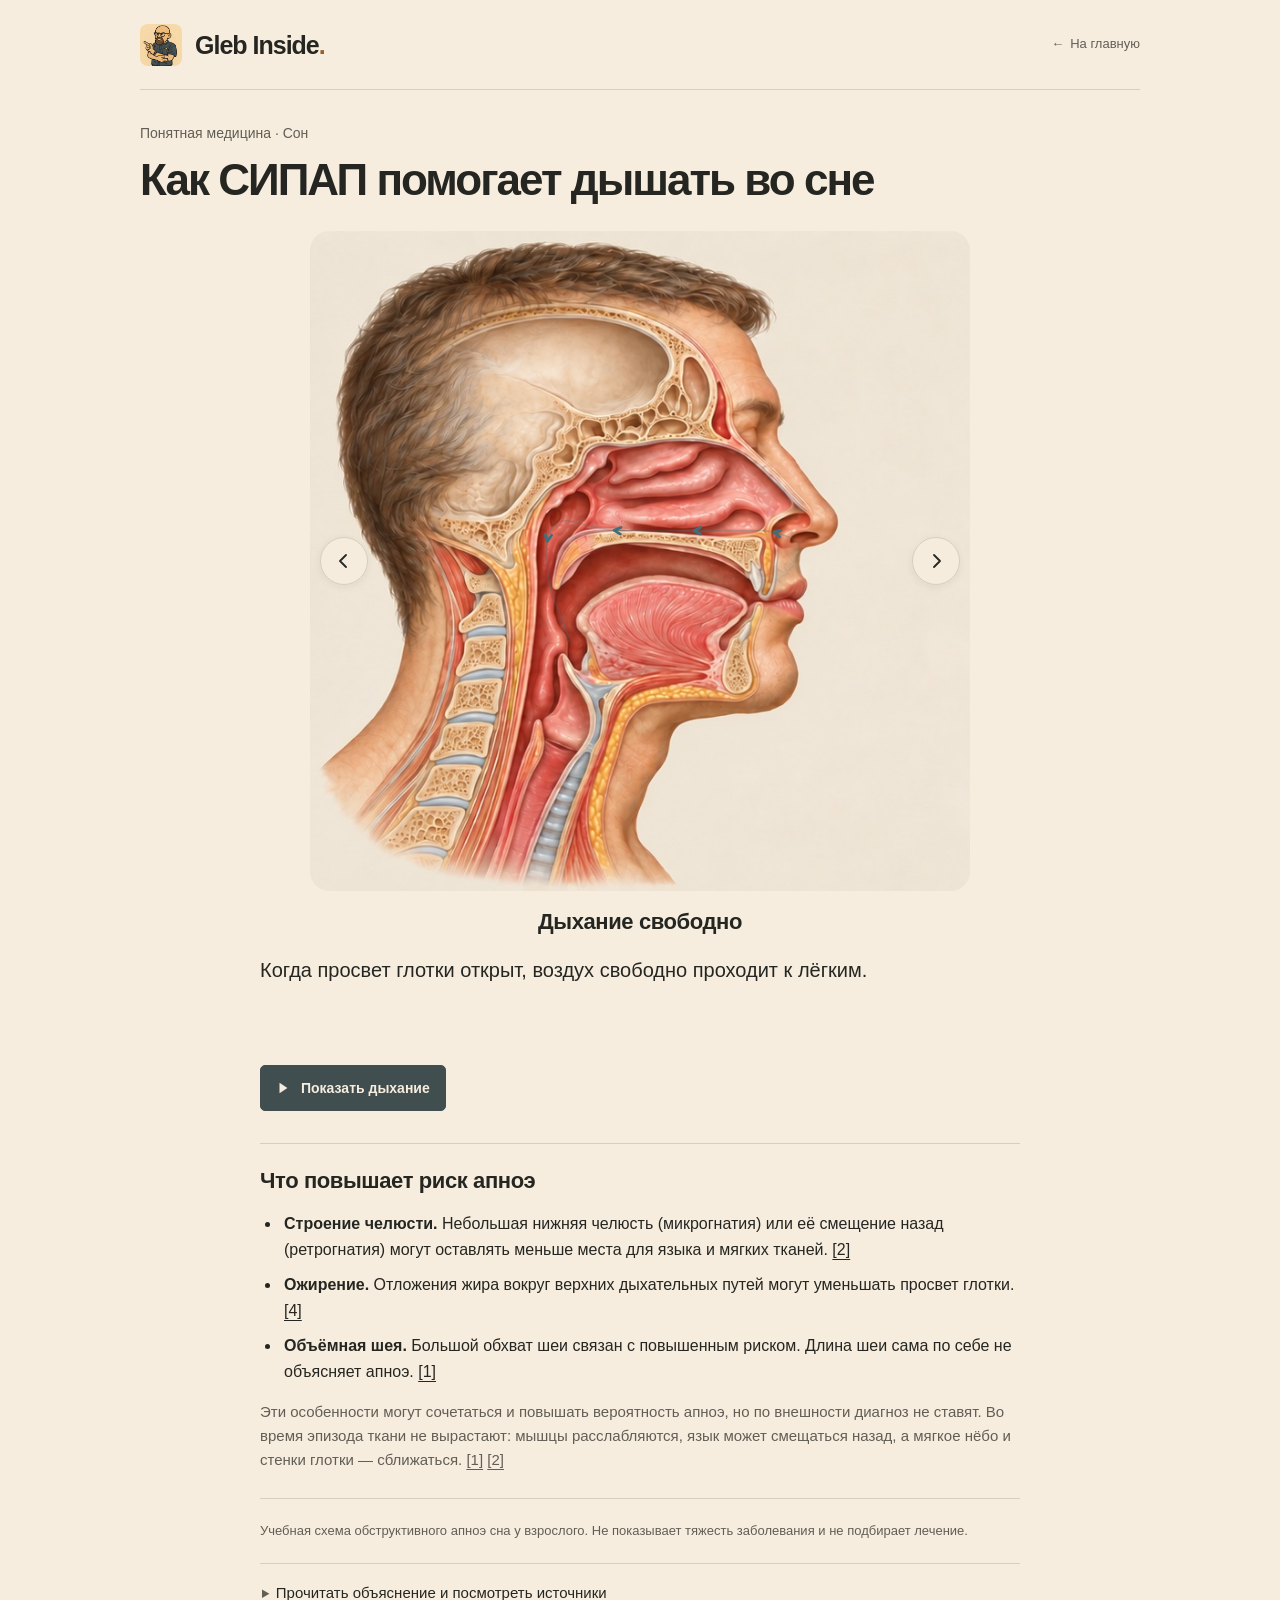
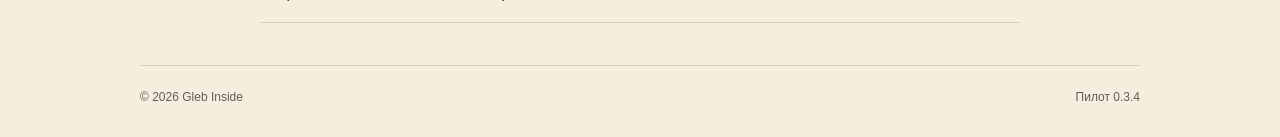
<file: patient-site/explanations/apnea/index.html>
<!doctype html>
<html lang="ru">
<head>
  <meta charset="utf-8">
  <meta name="viewport" content="width=device-width,initial-scale=1">
  <meta name="description" content="Учебная схема обструктивного апноэ сна и принципа работы СИПАП. Три состояния, ручное переключение и текстовое объяснение.">
  <meta name="robots" content="noindex,nofollow">
  <meta name="theme-color" content="#f6eddf">
  <link rel="icon" href="data:,">
  <title>Как СИПАП помогает дышать во сне — Gleb Inside</title>
  <style>:root {
  --paper:#f6eddf; --ink:#252621; --muted:#625e55; --ochre:#94602e;
  --shirt:#414e4f; --rule:#d9cebc; --air:#416f79;
  color:var(--ink); background:var(--paper); color-scheme:light;
  font-family:-apple-system,BlinkMacSystemFont,"Segoe UI",Arial,sans-serif;
  font-synthesis:none; -webkit-text-size-adjust:100%; text-size-adjust:100%;
}
* { box-sizing:border-box; }
body { margin:0; line-height:1.6; }
a { color:inherit; text-underline-offset:4px; }
button { font:inherit; -webkit-tap-highlight-color:transparent; }
button:not(:disabled), summary { cursor:pointer; }
h1,h2,h3,p,figure { margin:0; }
[hidden] { display:none !important; }
:focus-visible { outline:3px solid var(--ochre); outline-offset:5px; }
#main:focus { outline:none; }
.page { width:min(1000px,calc(100% - 96px)); margin:0 auto; }
.skip { position:absolute; top:12px; left:12px; transform:translateY(-200%); background:var(--ink); color:var(--paper); padding:10px 16px; z-index:5; }
.skip:focus { transform:none; }
.header { display:flex; align-items:center; justify-content:space-between; gap:22px; min-height:90px; border-bottom:1px solid var(--rule); }
.brand { display:flex; align-items:center; gap:13px; text-decoration:none; font-weight:750; font-size:25px; letter-spacing:-1px; min-height:44px; }
.brand img { width:42px; height:42px; border-radius:8px; }
.brand i { font-style:normal; color:var(--ochre); }
.header-note { font-size:13px; color:var(--muted); }
.intro { padding:40px 0 14px; }
.eyebrow { font-size:14px; color:var(--muted); margin-bottom:12px; }
h1 { font-size:clamp(32px,4.1vw,48px); line-height:1.1; letter-spacing:-.045em; font-weight:750; max-width:820px; }
.demo { max-width:820px; margin:0 auto; }
.scene { position:relative; margin:16px auto 18px; }
.scene:focus:not(:focus-visible) { outline:none; }
.scene-frame { position:relative; max-width:660px; margin:0 auto; }
.sr-only { position:absolute; width:1px; height:1px; padding:0; margin:-1px; overflow:hidden; clip:rect(0,0,0,0); white-space:nowrap; border:0; }
#anatomy { display:block; width:100%; height:auto; border-radius:20px; background:#f2e8d6; }
#anatomy path, #anatomy circle { stroke-linecap:round; stroke-linejoin:round; }
.flow-guide { fill:none; stroke:var(--air); stroke-width:2.4; stroke-opacity:.28; }
.flow-arrow { fill:none; stroke:var(--air); stroke-width:4.2; }
.pressure-wash { fill:none; stroke:#cc9b52; stroke-width:24; stroke-opacity:.12; }
.pressure-arrows { fill:none; stroke:var(--ochre); stroke-width:2.8; }
.contact { fill:none; stroke:var(--ochre); stroke-width:3; }
.contact-leader { fill:none; stroke:var(--ochre); stroke-width:2; }
.scene-title { margin:17px 0 0; text-align:center; font-size:22px; line-height:1.3; letter-spacing:-.4px; }
.state-controls { position:absolute; inset:0; pointer-events:none; }
.carousel-button { position:absolute; top:50%; transform:translateY(-50%); display:grid; place-items:center; width:48px; height:48px; padding:0; border:1px solid var(--rule); border-radius:50%; background:rgba(246,237,223,.94); color:var(--ink); box-shadow:0 2px 8px rgba(37,38,33,.06); pointer-events:auto; }
.carousel-previous { left:10px; }
.carousel-next { right:10px; }
.carousel-button:hover { background:var(--paper); border-color:var(--ochre); color:var(--ochre); }
.carousel-button svg { width:24px; height:24px; fill:none; stroke:currentColor; stroke-width:1.8; stroke-linecap:round; stroke-linejoin:round; }
.caption-wrap { max-width:760px; margin:0 auto; }
.caption { font-size:20px; line-height:1.6; min-height:96px; }
.motion-controls { display:flex; align-items:center; justify-content:space-between; gap:20px; padding:15px 0 24px; }
.motion-button { min-height:46px; display:inline-flex; align-items:center; gap:11px; padding:9px 15px; background:var(--shirt); border:1px solid var(--shirt); color:var(--paper); border-radius:5px; font-size:14px; font-weight:550; }
.motion-button:hover { background:#2e393a; }
.motion-button svg { width:14px; height:14px; fill:currentColor; flex:none; }
.anatomy-context { max-width:760px; margin:8px auto 26px; padding:23px 0 0; border-top:1px solid var(--rule); font-size:16px; }
.anatomy-context h2 { font-size:22px; line-height:1.3; letter-spacing:-.4px; margin:0 0 15px; }
.anatomy-context ul { margin:0 0 15px; padding-left:21px; }
.anatomy-context li { margin:0 0 10px; padding-left:3px; }
.anatomy-context p { color:var(--muted); font-size:15px; }
.safety { font-size:13px; color:var(--muted); line-height:1.7; padding:21px 0; border-top:1px solid var(--rule); max-width:760px; margin:auto; }
.reading { margin:0 auto 42px; max-width:760px; border-top:1px solid var(--rule); border-bottom:1px solid var(--rule); }
.reading summary { padding:17px 2px; min-height:52px; font-size:15px; }
.reading summary::marker { color:var(--muted); font-size:13px; }
.reading-content { padding:8px 0 27px; font-size:16px; }
.reading h2 { font-size:21px; line-height:1.3; letter-spacing:-.5px; margin:8px 0 20px; }
.reading h3 { font-size:16px; margin:19px 0 6px; }
.reading p { margin:6px 0 12px; }
.reading .takeaway { font-size:19px; font-weight:600; margin:26px 0; }
.reading .limits { color:var(--muted); font-size:14px; }
.sources { padding-left:22px; color:var(--muted); font-size:14px; }
.sources li { margin:10px 0; padding-left:4px; overflow-wrap:anywhere; }
.source-date { font-size:12px; color:var(--muted); }
.noscript { margin:18px auto; max-width:760px; font-size:14px; }
.footer { display:flex; gap:18px; justify-content:space-between; color:var(--muted); font-size:12px; padding:22px 0 30px; border-top:1px solid var(--rule); }
@media (max-width:700px) {
  .page { width:calc(100% - 44px); }
  .header { min-height:76px; gap:14px; }
  .brand { font-size:23px; gap:10px; }
  .brand img { width:35px; height:35px; border-radius:6px; }
  .header-note { font-size:11px; max-width:75px; text-align:right; line-height:1.4; }
  .intro { padding:30px 0 14px; }
  .eyebrow { font-size:13px; margin-bottom:12px; }
  h1 { font-size:clamp(30px,7.7vw,40px); line-height:1.14; }
  #anatomy { border-radius:14px; }
  .scene { margin-top:12px; margin-bottom:14px; }
  .scene-frame { margin:0 -12px; }
  .scene-title { margin-top:14px; font-size:20px; }
  .carousel-button { width:44px; height:44px; }
  .carousel-previous { left:6px; }
  .carousel-next { right:6px; }
  .caption { font-size:17px; min-height:137px; }
  .motion-controls { padding:14px 0 23px; gap:12px; }
  .motion-button { font-size:13px; padding:9px 12px; white-space:nowrap; }
  .safety { font-size:12px; padding:17px 0; }
  .anatomy-context { padding-top:20px; font-size:15px; }
  .anatomy-context h2 { font-size:20px; }
  .anatomy-context p { font-size:14px; }
  .reading { margin-bottom:28px; }
  .reading summary { font-size:14px; }
  .reading-content { font-size:15px; }
  .footer { font-size:11px; padding:20px 0 24px; flex-direction:column; gap:4px; }
}
@media (max-width:359px) {
  .page { width:calc(100% - 36px); }
  .caption { font-size:16px; min-height:154px; }
  .motion-controls { align-items:flex-start; flex-direction:column; gap:8px; }
}
@media (prefers-reduced-motion:reduce) { *,*::before,*::after { animation:none !important; transition:none !important; scroll-behavior:auto !important; } }
@media print {
  .page { width:100%; }
  .header { min-height:55px; }
  .intro { padding-top:20px; }
  h1 { font-size:28px; }
  #anatomy { width:500px; max-width:100%; margin:auto; }
  .scene-frame { margin:auto; }
  .skip,.state-controls,.motion-controls,.reading summary { display:none !important; }
  .caption { min-height:0; font-size:16px; }
  details.reading::details-content { content-visibility:visible !important; }
  .reading-content { display:block !important; }
  .reading { border-bottom:0; margin-bottom:0; }
  .reading h3 { break-after:avoid; }
  .footer { margin-top:10px; }
}

@media (min-width:1000px) { h1 {font-size:44px;max-width:100%;} h1 br {display:none;} .intro {padding-top:32px;padding-bottom:10px;} }

/* Navigation shared with the other explanations. */
.back-link { display:inline-flex; align-items:center; gap:6px; min-height:44px; font-size:13px; color:var(--muted); text-decoration:none; white-space:nowrap; }
.back-link:hover { color:var(--ink); text-decoration:underline; text-underline-offset:4px; }
@media (max-width:700px) { .back-link { font-size:12px; gap:5px; } }
@media print { .back-link { display:none; } }
</style>
</head>
<body id="top">
  <a class="skip" href="#main">Перейти к объяснению</a>
  <div class="page">
    <header class="header">
      <a class="brand" href="../../index.html" aria-label="Gleb Inside — на главную"><img src="[data-uri]" width="42" height="42" alt="" decoding="async"><span>Gleb Inside<i aria-hidden="true">.</i></span></a>
      <nav aria-label="Навигация по сайту"><a class="back-link" href="../../index.html#explanations"><span aria-hidden="true">←</span> На главную</a></nav>
    </header>
    <main id="main" tabindex="-1">
      <div class="intro">
        <p class="eyebrow">Понятная медицина · Сон</p>
        <h1>Как СИПАП помогает<br> дышать во сне</h1>
      </div>
      <section class="demo" aria-label="Интерактивное объяснение">
        <figure id="scene" class="scene" tabindex="0" role="group" aria-roledescription="карусель" aria-label="Состояния дыхательных путей" aria-describedby="caption">
          <div class="scene-frame">
            <svg id="anatomy" viewBox="0 0 1000 1000" width="1000" height="1000" xmlns="http://www.w3.org/2000/svg" role="img" aria-labelledby="anatomy-title anatomy-description">
  <title id="anatomy-title">Дыхание свободно</title>
  <desc id="anatomy-description">Анатомический разрез головы и шеи взрослого человека. Просвет позади мягкого нёба и языка открыт, стрелки показывают движение воздуха.</desc>
  <defs>
    <clipPath id="frame-clip"><rect width="1000" height="1000"/></clipPath>
    <path id="air-route" d="M 737 468 C 714 460 705 454 679 454 L 472 454 C 416 454 387 425 368 448 C 352 471 358 511 366 550 C 379 578 391 611 392 622" data-cpap="M 733 457 L 492 457 C 432 457 401 423 372 443 C 345 461 344 485 348 517 C 351 551 364 576 383 605"/>
  </defs>
  <g clip-path="url(#frame-clip)" aria-hidden="true">
    <g id="airway-free" style="opacity:1"><image href="assets/cpap-airway-states.jpg" width="3000" height="1000" x="0" y="0" preserveAspectRatio="xMinYMin meet"/></g>
    <g id="airway-blocked" style="opacity:0"><image href="assets/cpap-anatomy-v4.jpg" width="3000" height="1000" x="-1000" y="0" preserveAspectRatio="xMinYMin meet"/></g>
    <g id="airway-cpap" style="opacity:0"><image href="assets/cpap-anatomy-v4.jpg" width="3000" height="1000" x="-2000" y="0" preserveAspectRatio="xMinYMin meet"/></g>
  </g>
  <g id="pressure" style="display:none" aria-hidden="true">
    <path class="pressure-wash" d="M 348 487 C 348 532 363 571 383 605"/>
    <g class="pressure-arrows">
      <path d="M 345 502 H 332 m 0 0 l 5 -5 m -5 5 l 5 5 M 353 502 H 366 m 0 0 l -5 -5 m 5 5 l -5 5"/>
      <path d="M 363 574 H 350 m 0 0 l 5 -5 m -5 5 l 5 5 M 374 574 H 387 m 0 0 l -5 -5 m 5 5 l -5 5"/>
    </g>
  </g>
  <g id="flow" aria-hidden="true">
    <use href="#air-route" class="flow-guide"/>
    <path class="flow-arrow" d="M -10 -5 L 0 0 L -10 5" transform="translate(635 454) rotate(180)"/>
    <path class="flow-arrow" d="M -10 -5 L 0 0 L -10 5" transform="translate(465 454) rotate(181)"/>
    <path class="flow-arrow" d="M -10 -5 L 0 0 L -10 5" transform="translate(359 500) rotate(86)"/>
    <path class="flow-arrow" d="M -10 -5 L 0 0 L -10 5" transform="translate(388 602) rotate(72)"/>
  </g>
  <g id="occlusion" style="display:none" aria-hidden="true"><circle class="contact" cx="351" cy="490" r="31"/></g>
</svg>

            <div id="state-controls" class="state-controls" role="group" aria-label="Переключить состояние" hidden>
              <button type="button" id="state-prev" class="carousel-button carousel-previous" aria-label="Предыдущее состояние: С СИПАП" aria-controls="anatomy scene-title caption"><svg viewBox="0 0 24 24" aria-hidden="true"><path d="M14 6l-6 6 6 6"/></svg></button>
              <button type="button" id="state-next" class="carousel-button carousel-next" aria-label="Следующее состояние: Путь перекрыт" aria-controls="anatomy scene-title caption"><svg viewBox="0 0 24 24" aria-hidden="true"><path d="M10 6l6 6-6 6"/></svg></button>
            </div>
          </div>
          <figcaption><h2 id="scene-title" class="scene-title" aria-live="polite" aria-atomic="true">Дыхание свободно</h2></figcaption>
        </figure>
        <div class="caption-wrap">
          <p id="caption" class="caption">Когда просвет глотки открыт, воздух свободно проходит к лёгким.</p>
          <div id="motion-controls" class="motion-controls" hidden>
            <button type="button" id="motion-button" class="motion-button" aria-controls="anatomy" aria-pressed="false">
              <svg viewBox="0 0 16 16" aria-hidden="true"><path id="motion-icon" d="M 4 2 L 13 8 L 4 14 Z"/></svg>
              <span id="motion-label">Показать дыхание</span>
            </button>
          </div>
        </div>
      </section>
      <noscript><p class="noscript">JavaScript выключен. На рисунке показан открытый проход. Все три состояния описаны ниже.</p></noscript>
      <section class="anatomy-context" aria-labelledby="risk-title">
        <h2 id="risk-title">Что повышает риск апноэ</h2>
        <ul>
          <li><strong>Строение челюсти.</strong> Небольшая нижняя челюсть (микрогнатия) или её смещение назад (ретрогнатия) могут оставлять меньше места для языка и мягких тканей. <a href="#source-2" aria-label="Источник 2">[2]</a></li>
          <li><strong>Ожирение.</strong> Отложения жира вокруг верхних дыхательных путей могут уменьшать просвет глотки. <a href="#source-4" aria-label="Источник 4">[4]</a></li>
          <li><strong>Объёмная шея.</strong> Большой обхват шеи связан с повышенным риском. Длина шеи сама по себе не объясняет апноэ. <a href="#source-1" aria-label="Источник 1">[1]</a></li>
        </ul>
        <p>Эти особенности могут сочетаться и повышать вероятность апноэ, но по внешности диагноз не ставят. Во время эпизода ткани не вырастают: мышцы расслабляются, язык может смещаться назад, а мягкое нёбо и стенки глотки — сближаться. <a href="#source-1" aria-label="Источник 1">[1]</a> <a href="#source-2" aria-label="Источник 2">[2]</a></p>
      </section>
      <p class="safety">Учебная схема обструктивного апноэ сна у взрослого. Не показывает тяжесть заболевания и не подбирает лечение.</p>
      <details class="reading" id="reading" open>
        <summary>Прочитать объяснение и посмотреть источники</summary>
        <div class="reading-content">
          <h2>Три состояния — словами</h2>
          <h3>Дыхание свободно</h3>
          <p>Когда просвет глотки открыт, воздух свободно проходит к лёгким. <a href="#source-1" aria-label="Источник 1">[1]</a></p>
          <h3>Путь перекрыт</h3>
          <p>Во сне мышцы, поддерживающие глотку открытой, расслабляются. При обструктивном апноэ её мягкие ткани сближаются и перекрывают проход. Попытки вдоха сохраняются, но воздух почти или совсем не проходит. <a href="#source-2" aria-label="Источник 2">[2]</a></p>
          <h3>С СИПАП</h3>
          <p>СИПАП подаёт воздух под давлением и удерживает дыхательные пути открытыми. Человек продолжает дышать самостоятельно. <a href="#source-2" aria-label="Источник 2">[2]</a> <a href="#source-3" aria-label="Источник 3">[3]</a></p>
          <p class="takeaway">СИПАП не заменяет дыхание — он помогает воздуху пройти.</p>
          <h3>Что здесь упрощено</h3>
          <p class="limits">На рисунках показаны примеры свободного дыхательного пути и его перекрытия. У разных людей в обструкции могут участвовать стенки глотки, мягкое нёбо и ткани у корня языка, иногда на нескольких уровнях. Тип лечения, маску и настройки подбирают индивидуально. Это не схема центрального апноэ. <a href="#source-2">[2]</a> <a href="#source-4">[4]</a> <a href="#source-5">[5]</a> <a href="#source-7">[7]</a></p>
          <p class="limits">Сине-серые стрелки показывают направление воздуха в носу и глотке. Неподвижные охристые стрелки в режиме СИПАП обозначают поддержку стенок давлением: они сохраняются и на выдохе. Размеры и темп движения условны. Контур аппарата и выход выдыхаемого воздуха не детализированы.</p>
          <p class="limits">Стандартный СИПАП использует комнатный воздух; кислородный баллон в этом модуле не показан. <a href="#source-6">[6]</a></p>
          <h3>Источники</h3>
          <ol class="sources">
            <li id="source-1"><a href="https://medlineplus.gov/ency/article/000811.htm" target="_blank" rel="noopener noreferrer">MedlinePlus — Obstructive sleep apnea, adults</a>. Расслабление мышц и перекрытие прохода.</li>
            <li id="source-2"><a href="https://site.thoracic.org/advocacy-patients/patient-resources/what-is-obstructive-sleep-apnea-in-adults" target="_blank" rel="noopener noreferrer">American Thoracic Society — What Is Obstructive Sleep Apnea in Adults?</a> Обструкция при сохранённых попытках дышать.</li>
            <li id="source-3"><a href="https://site.thoracic.org/advocacy-patients/patient-resources/positive-airway-pressure-cpap-and-bpap-for-adults-with-obstructive-sleep-apnea" target="_blank" rel="noopener noreferrer">American Thoracic Society — Positive Airway Pressure</a>. Поддержка открытых дыхательных путей положительным давлением.</li>
            <li id="source-4"><a href="https://www.nhlbi.nih.gov/health/sleep-apnea/causes" target="_blank" rel="noopener noreferrer">NHLBI — Sleep Apnea: Causes and Risk Factors</a>. Различие механизмов и особенности дыхательных путей.</li>
            <li id="source-5"><a href="https://aasm.org/clinical-guideline-pap-therapy/" target="_blank" rel="noopener noreferrer">AASM — Clinical practice guideline on PAP therapy, 2019</a>. Подтверждение диагноза и дальнейшее наблюдение.</li>
            <li id="source-6"><a href="https://www.uhnm.nhs.uk/hospitals-and-services/sleep-service/adult-sleep-service/advice-for-current-cpap-patients/" target="_blank" rel="noopener noreferrer">University Hospitals of North Midlands — Advice for Current CPAP Patients</a>. Использование комнатного воздуха.</li>
            <li id="source-7"><a href="https://pubmed.ncbi.nlm.nih.gov/27784411/" target="_blank" rel="noopener noreferrer">Victores et al., 2017 — Interventional Drug-Induced Sleep Endoscopy</a>. Наблюдение разных уровней и сочетаний обструкции при эндоскопии во время медикаментозного сна.</li>
          </ol>
          <p class="source-date">Источники проверены 29.09.2026; механизм обструкции, факторы риска и действие СИПАП повторно сверены 30.09.2026.</p>
        </div>
      </details>
    </main>
    <footer class="footer"><span>© 2026 Gleb Inside</span><span>Пилот 0.3.4</span></footer>
  </div>
  <script>/* Gleb Inside: illustrative state model only. No diagnostic values or patient data.
 * Local medical illustrations with SVG airflow cues; no patient data or external dependencies.
 */
(() => {
  'use strict';
  const byId = (id) => {
    const el = document.getElementById(id);
    if (!el) throw new Error(`Missing element: ${id}`);
    return el;
  };
  const states = Object.freeze({
    free: {
      title: 'Дыхание свободно',
      text: 'Когда просвет глотки открыт, воздух свободно проходит к лёгким.',
      desc: 'Анатомический разрез головы и шеи взрослого человека. Просвет позади мягкого нёба и языка открыт, стрелки показывают движение воздуха.',
    },
    blocked: {
      title: 'Путь перекрыт',
      text: 'Во сне мышцы, поддерживающие глотку открытой, расслабляются. При обструктивном апноэ её мягкие ткани сближаются и перекрывают проход. Попытки вдоха сохраняются, но воздух почти или совсем не проходит.',
      desc: 'Человек с объёмной шеей и небольшой смещённой назад нижней челюстью в анатомическом разрезе. Мягкие ткани глотки сблизились и сомкнулись, перекрыв проход. Воздушные стрелки скрыты. Попытки вдоха сохраняются; дыхательные мышцы и лёгкие не изображены.',
    },
    cpap: {
      title: 'С СИПАП',
      text: 'СИПАП подаёт воздух под давлением и удерживает дыхательные пути открытыми. Человек продолжает дышать самостоятельно.',
      desc: 'Тот же человек с маской, соединённой шлангом с аппаратом СИПАП. Просвет глотки открыт. Сине-серые стрелки показывают движение воздуха, охристые — поддержку мягких тканей давлением и на вдохе, и на выдохе. Контур аппарата не детализирован.',
    },
  });
  // Each anatomical illustration depicts the selected airway state.
  const svg = byId('anatomy');
  const flow = byId('flow');
  const arrows = [...flow.querySelectorAll('.flow-arrow')];
  const route = byId('air-route');
  const freeRoute = route.getAttribute('d');
  const cpapRoute = route.getAttribute('data-cpap');
  let length = route.getTotalLength();
  const openView = byId('airway-free');
  const blockedView = byId('airway-blocked');
  const cpapView = byId('airway-cpap');
  const pressure = byId('pressure');
  const occlusion = byId('occlusion');
  const scene = byId('scene');
  const previousButton = byId('state-prev');
  const nextButton = byId('state-next');
  const stateOrder = Object.keys(states);
  const motionButton = byId('motion-button');
  const motionLabel = byId('motion-label');
  const motionIcon = byId('motion-icon');
  const reduced = window.matchMedia('(prefers-reduced-motion: reduce)');
  // This clock is an animation parameter, not respiratory-rate modelling.
  const cycleMs = 6000;
  let current = 'free';
  let playing = false;
  let hasPlayed = false;
  let clock = 0;
  let closure = 0;
  let targetClosure = 0;
  let raf = 0;
  let previousTime = 0;

  function phase() { return (clock % cycleMs) / cycleMs < 0.5 ? 'вдох' : 'выдох'; }
  function refreshControls() {
    if (reduced.matches) {
      motionLabel.textContent = 'Сменить направление';
      motionButton.setAttribute('aria-label', phase() === 'вдох' ? 'Показать направление воздуха на выдохе' : 'Показать направление воздуха на вдохе');
      motionIcon.setAttribute('d', 'M 2 5 H 11 L 8 2 L 10 2 L 15 6 L 10 10 L 8 10 L 11 7 H 2 Z');
      motionButton.removeAttribute('aria-pressed');
    } else {
      motionLabel.textContent = playing ? 'Пауза' : hasPlayed ? 'Продолжить' : 'Показать дыхание';
      motionButton.removeAttribute('aria-label');
      motionIcon.setAttribute('d', playing ? 'M 3 2 H 6 V 14 H 3 Z M 10 2 H 13 V 14 H 10 Z' : 'M 4 2 L 13 8 L 4 14 Z');
      motionButton.setAttribute('aria-pressed', String(playing));
    }
  }
  function draw() {
    svg.dataset.state = current;
    svg.dataset.playing = String(playing);
    svg.dataset.phase = phase();
    svg.dataset.closure = closure.toFixed(3);
    openView.style.opacity = String(current === 'cpap' ? 0 : 1 - closure);
    blockedView.style.opacity = String(closure);
    cpapView.style.opacity = String(current === 'cpap' ? 1 - closure : 0);
    const isOpen = closure < 0.001 && current !== 'blocked';
    // Safety invariant: NEVER draw travelling airflow during closure or reopening.
    flow.style.display = isOpen ? '' : 'none';
    pressure.style.display = current === 'cpap' && isOpen ? '' : 'none';
    occlusion.style.display = current === 'blocked' && closure > 0.995 ? '' : 'none';
    const value = ((clock % cycleMs) / cycleMs) * 2;
    const direction = value < 1 ? 1 : -1;
    const step = value % 1;
    for (let i = 0; i < arrows.length; i += 1) {
      const shift = (direction === 1 ? step : 1 - step) * 0.23;
      const t = 0.065 + 0.87 * ((i / arrows.length + shift) % 1);
      const position = length * t;
      const p = route.getPointAtLength(position);
      const p2 = route.getPointAtLength(Math.min(length, position + 0.6));
      const angle = Math.atan2(p2.y - p.y, p2.x - p.x) * 180 / Math.PI + (direction === -1 ? 180 : 0);
      arrows[i].setAttribute('transform', `translate(${p.x.toFixed(2)} ${p.y.toFixed(2)}) rotate(${angle.toFixed(2)})`);
    }
  }
  function frame(now) {
    if (!playing || reduced.matches) return;
    const dt = previousTime ? Math.min(now - previousTime, 80) : 0;
    previousTime = now;
    clock += dt;
    if (closure !== targetClosure) {
      const sign = Math.sign(targetClosure - closure);
      closure = sign > 0 ? Math.min(targetClosure, closure + dt / 560) : Math.max(targetClosure, closure - dt / 560);
    }
    draw();
    raf = window.requestAnimationFrame(frame);
  }
  function stop() {
    playing = false;
    if (raf) window.cancelAnimationFrame(raf);
    raf = 0;
    previousTime = 0;
    // Pausing freezes the exact frame, including an in-progress tissue transition.
    refreshControls();
    draw();
  }
  function selectState(id, updateUrl = true) {
    if (!Object.hasOwn(states, id)) return;
    current = id;
    route.setAttribute('d', id === 'free' ? freeRoute : cpapRoute);
    length = route.getTotalLength();
    targetClosure = id === 'blocked' ? 1 : 0;
    if (!playing || reduced.matches) closure = targetClosure;
    byId('caption').textContent = states[id].text;
    byId('scene-title').textContent = states[id].title;
    byId('anatomy-title').textContent = states[id].title;
    byId('anatomy-description').textContent = states[id].desc;
    const index = stateOrder.indexOf(id);
    previousButton.setAttribute('aria-label', `Предыдущее состояние: ${states[stateOrder[(index + stateOrder.length - 1) % stateOrder.length]].title}`);
    nextButton.setAttribute('aria-label', `Следующее состояние: ${states[stateOrder[(index + 1) % stateOrder.length]].title}`);
    if (updateUrl) {
      try { window.history.replaceState(null, '', `#${id}`); }
      catch (_) { /* Some local-file previews restrict history; the controls still work. */ }
    }
    draw();
    refreshControls();
  }
  function stepState(direction) {
    selectState(stateOrder[(stateOrder.indexOf(current) + direction + stateOrder.length) % stateOrder.length]);
  }
  previousButton.addEventListener('click', () => stepState(-1));
  nextButton.addEventListener('click', () => stepState(1));
  scene.addEventListener('keydown', (event) => {
    if (event.altKey || event.ctrlKey || event.metaKey) return;
    let index = stateOrder.indexOf(current);
    if (event.key === 'ArrowRight') index = (index + 1) % stateOrder.length;
    else if (event.key === 'ArrowLeft') index = (index + stateOrder.length - 1) % stateOrder.length;
    else if (event.key === 'Home') index = 0;
    else if (event.key === 'End') index = stateOrder.length - 1;
    else return;
    event.preventDefault();
    selectState(stateOrder[index]);
  });
  motionButton.addEventListener('click', () => {
    if (reduced.matches) {
      clock = phase() === 'вдох' ? cycleMs * 0.75 : cycleMs * 0.25;
      closure = targetClosure;
      draw();
      refreshControls();
    } else if (playing) stop();
    else {
      playing = true;
      hasPlayed = true;
      previousTime = 0;
      refreshControls();
      draw();
      raf = window.requestAnimationFrame(frame);
    }
  });
  reduced.addEventListener('change', () => { stop(); closure = targetClosure; draw(); refreshControls(); });
  document.addEventListener('visibilitychange', () => { if (document.hidden) stop(); });
  window.addEventListener('pagehide', stop);
  window.addEventListener('hashchange', () => {
    const hash = window.location.hash.slice(1);
    if (Object.hasOwn(states, hash) && hash !== current) selectState(hash, false);
  });
  let readingWasOpen = false;
  window.addEventListener('beforeprint', () => { stop(); readingWasOpen = byId('reading').open; byId('reading').open = true; });
  window.addEventListener('afterprint', () => { byId('reading').open = readingWasOpen; });
  const initial = window.location.hash.slice(1);
  selectState(Object.hasOwn(states, initial) ? initial : 'free', false);
  byId('reading').open = false;
  byId('state-controls').hidden = false;
  byId('motion-controls').hidden = false;
})();
</script>
</body>
</html>
</file>
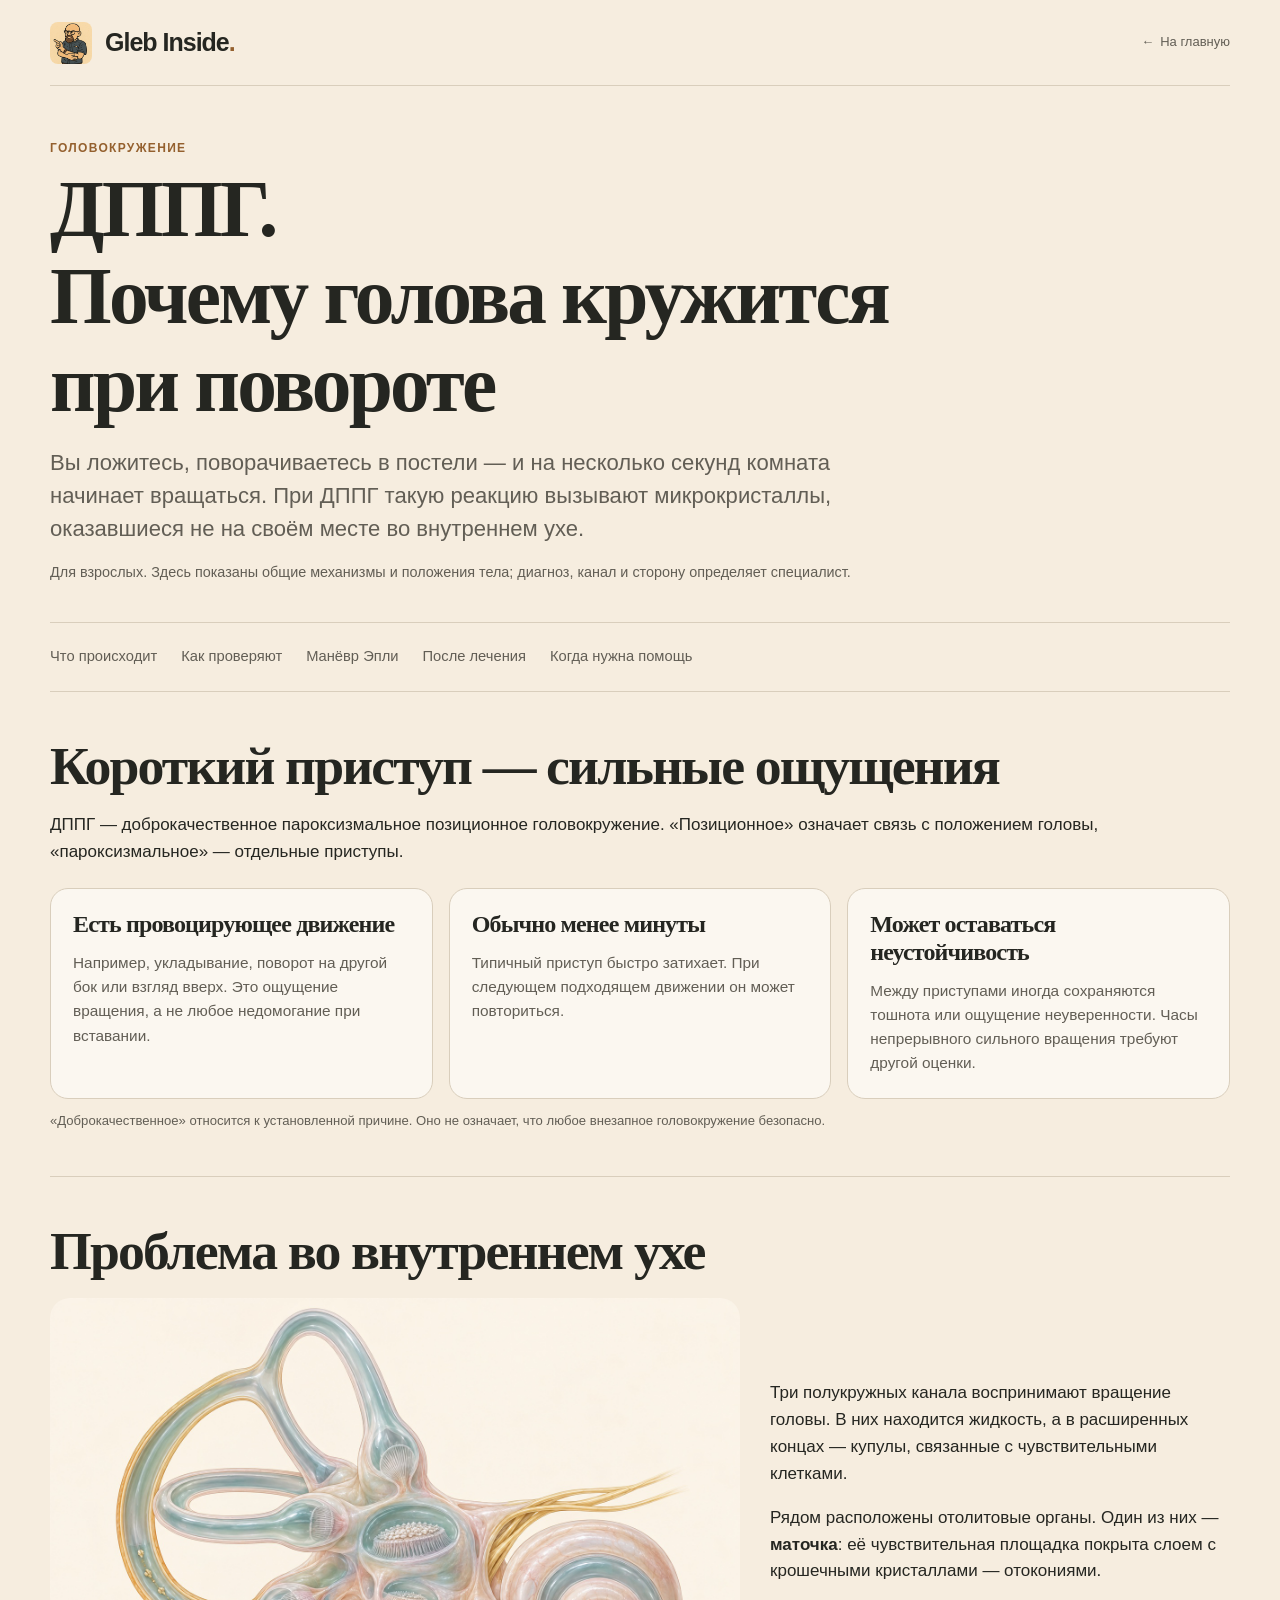
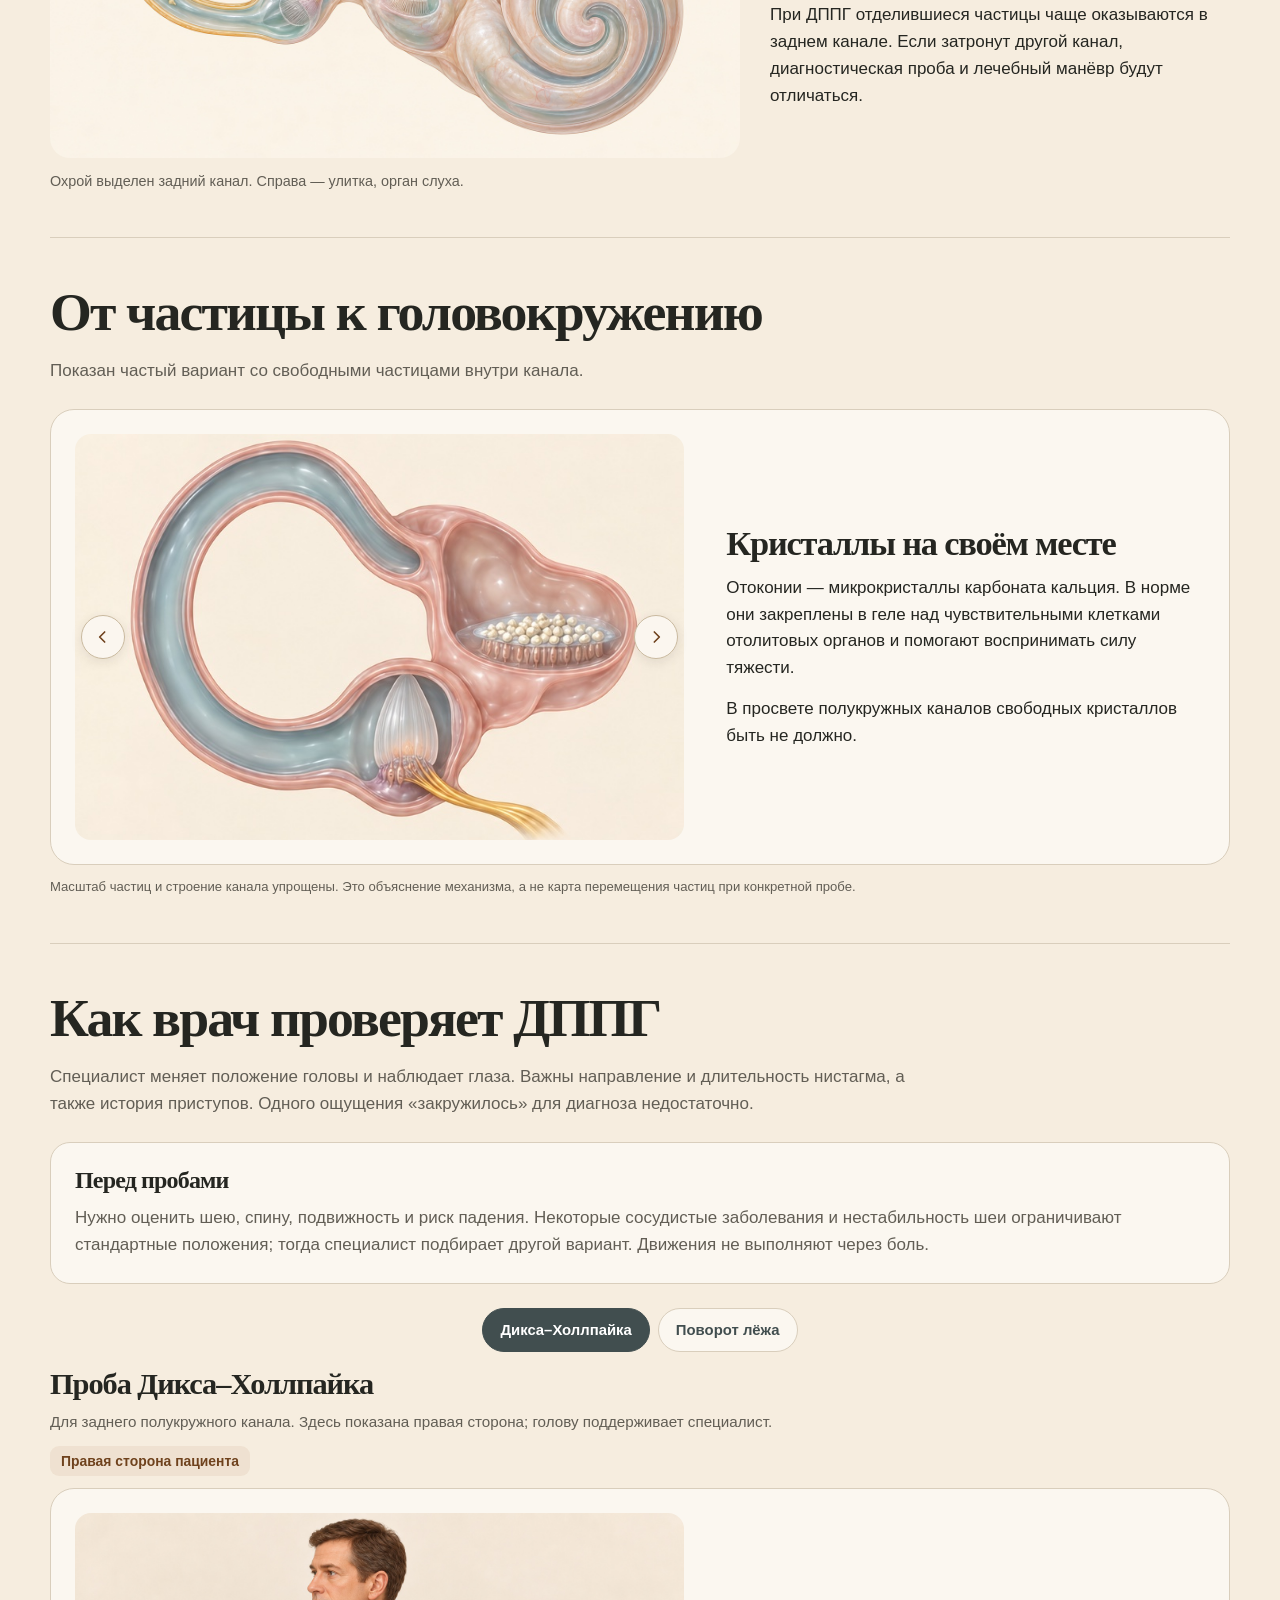
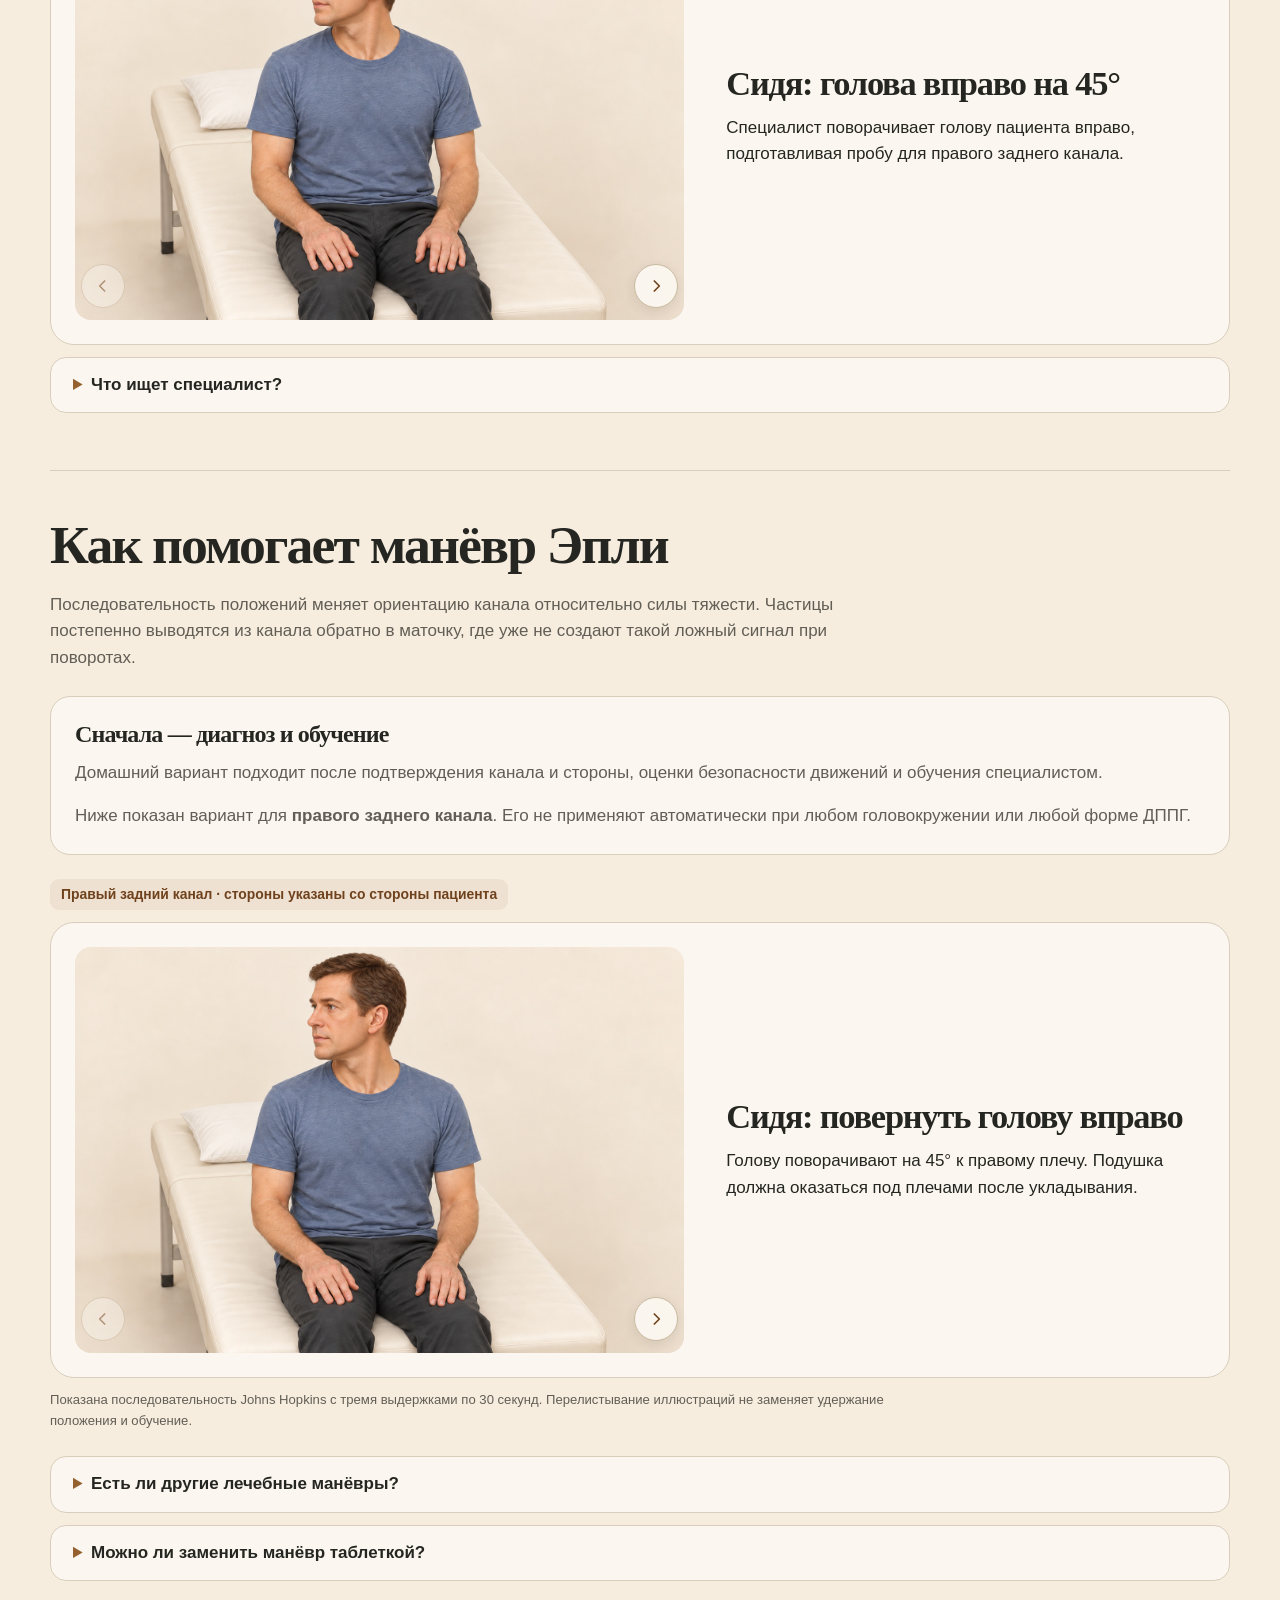
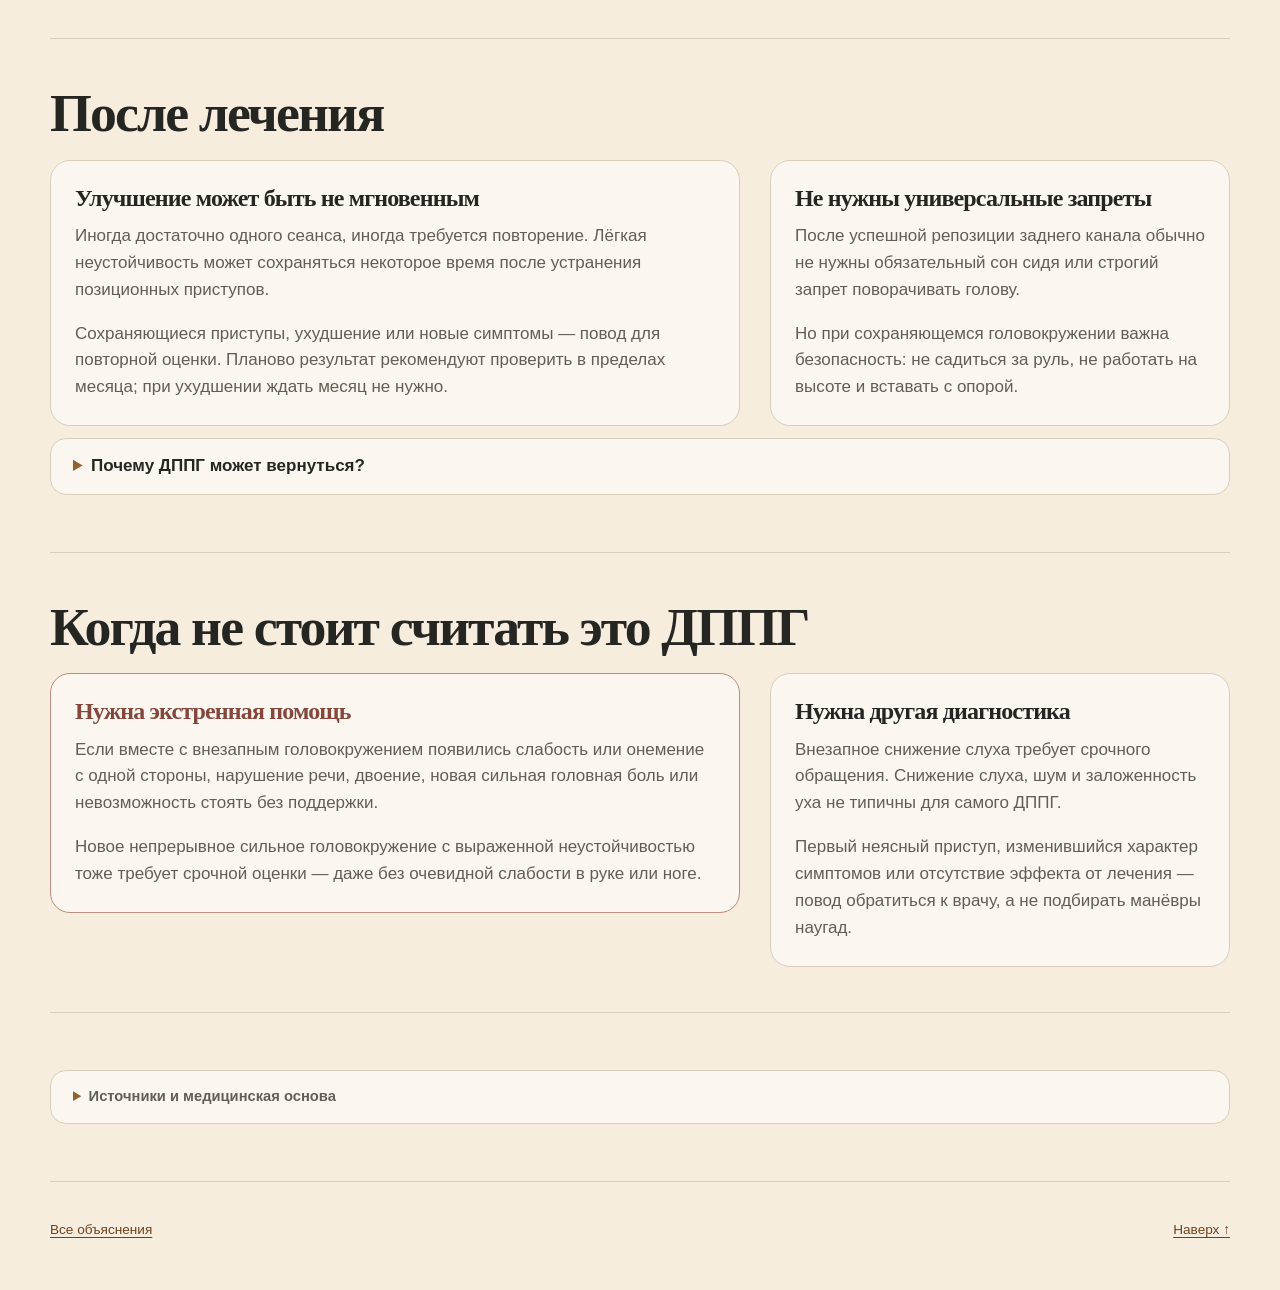
<file: patient-site/explanations/bppv/index.html>
<!doctype html>
<html lang="ru">
<head>
<meta charset="utf-8"><meta name="viewport" content="width=device-width,initial-scale=1">
<meta name="description" content="Как смещение отолитов вызывает ДППГ, как врач проверяет головокружение и как работает манёвр Эпли. Пошаговые иллюстрации диагностических проб и лечения.">
<meta name="robots" content="noindex,nofollow"><meta name="theme-color" content="#f6eddf"><meta name="color-scheme" content="light"><link rel="icon" href="data:,">
<title>ДППГ: почему кружится голова и как помогают манёвры — Gleb Inside</title>
<style>:root {
  --paper: #f6eddf;
  --paper-light: #fbf7f0;
  --ink: #252621;
  --muted: #625e55;
  --accent: #94602e;
  --accent-dark: #6f421d;
  --slate: #414e4f;
  --rule: #d9cebc;
  --screen-height: 100vh;
  color-scheme: light;
  font-family: Inter, ui-sans-serif, -apple-system, BlinkMacSystemFont, "Segoe UI", sans-serif;
  font-synthesis: none;
  text-rendering: optimizeLegibility;
}
@supports (height: 100svh) { :root { --screen-height: 100svh; } }
* { box-sizing: border-box; }
html { scroll-behavior: smooth; }
body { margin: 0; color: var(--ink); background: var(--paper); font-size: 17px; line-height: 1.58; }
button, input { font: inherit; }
button, a { -webkit-tap-highlight-color: transparent; }
a { color: var(--accent-dark); text-underline-offset: 3px; }
a:hover { color: var(--ink); }
img, svg { display: block; max-width: 100%; }
p, ul, ol { margin-top: 0; }
p:last-child, ul:last-child, ol:last-child { margin-bottom: 0; }
h1, h2, h3 {
  margin-top: 0;
  color: var(--ink);
  font-family: Georgia, "Times New Roman", serif;
  font-weight: 600;
  line-height: 1.1;
  letter-spacing: -.035em;
}
h1 { margin-bottom: 18px; font-size: clamp(2.9rem, 6.2vw, 5.8rem); }
h2 { margin-bottom: 16px; font-size: clamp(2.05rem, 4.2vw, 3.65rem); }
h3 { margin-bottom: 12px; font-size: clamp(1.5rem, 2.7vw, 2.15rem); }
h4 { margin: 18px 0 8px; font-size: 1rem; line-height: 1.3; }
[hidden] { display: none !important; }
:focus-visible { outline: 3px solid #c6752d; outline-offset: 4px; }
.page { width: min(1180px, calc(100% - 56px)); margin: 0 auto; }
.sr-only { position: absolute; width: 1px; height: 1px; padding: 0; margin: -1px; overflow: hidden; clip-path: inset(50%); white-space: nowrap; border: 0; }
.skip { position: fixed; z-index: 20; top: 12px; left: 12px; padding: 10px 14px; color: white; background: var(--ink); border-radius: 8px; transform: translateY(-160%); }
.skip:focus { transform: translateY(0); }
.header { display: flex; align-items: center; justify-content: space-between; gap: 22px; min-height: 86px; border-bottom: 1px solid var(--rule); }
.brand { display: flex; align-items: center; gap: 13px; min-height: 44px; color: var(--ink); font-size: 25px; font-weight: 750; letter-spacing: -1px; text-decoration: none; }
.brand img { width: 42px; height: 42px; border-radius: 8px; }
.brand i { color: var(--accent); font-style: normal; }
.back-link { display: inline-flex; align-items: center; gap: 6px; min-height: 44px; color: var(--muted); font-size: 13px; text-decoration: none; white-space: nowrap; }
.back-link:hover { text-decoration: underline; }
.hero { padding: clamp(36px, 6vh, 68px) 0 38px; }
.hero h1 { max-width: 990px; }
.hero-lead, .lead { max-width: 790px; margin-bottom: 0; color: var(--muted); font-size: clamp(1.1rem, 2vw, 1.38rem); line-height: 1.5; }
.hero .scope-note { margin-top: 16px; }
.section-nav { display: flex; flex-wrap: wrap; gap: 8px 24px; padding: 12px 0; border-block: 1px solid var(--rule); }
.section-nav a { display: inline-flex; align-items: center; min-height: 44px; color: var(--muted); font-size: .92rem; text-decoration: none; }
.section-nav a:hover { color: var(--accent-dark); text-decoration: underline; }
.eyebrow, .kicker { margin-bottom: 10px; color: var(--accent); font-size: .75rem; font-weight: 800; letter-spacing: .11em; line-height: 1.35; text-transform: uppercase; }
.section { padding: clamp(30px, 5vh, 52px) 0; border-bottom: 1px solid var(--rule); scroll-margin-top: 16px; }
.section-heading { max-width: 860px; margin-bottom: 24px; }
.section-heading > p { color: var(--muted); }
.intro-grid { display: grid; grid-template-columns: minmax(0, 1.2fr) minmax(0, .8fr); gap: 30px; align-items: start; }
.principle { padding: 24px; border: 1px solid var(--rule); border-radius: 20px; background: var(--paper-light); }
.principle h3 { font-size: 1.5rem; }
.principle p { color: var(--muted); }
.carousel { position: relative; min-width: 0; }
.slide {
  display: grid;
  grid-template-columns: minmax(0, 1.12fr) minmax(0, .88fr);
  gap: clamp(22px, 3.3vw, 42px);
  align-items: center;
  min-width: 0;
  margin-bottom: 26px;
  padding: clamp(16px, 2vw, 24px);
  border: 1px solid var(--rule);
  border-radius: 24px;
  background: var(--paper-light);
}
.slide:last-of-type, .carousel.is-ready .slide { margin-bottom: 0; }
.slide-media {
  position: relative;
  width: min(100%, max(240px, calc((var(--screen-height) - 210px) * 1.5)));
  min-width: 0;
  margin: 0 auto;
  isolation: isolate;
}
.slide-media > img { width: 100%; height: auto; aspect-ratio: 3 / 2; object-fit: contain; border-radius: 16px; }
.slide-media.image-square, .image-square .slide-media { width: min(100%, max(220px, calc(var(--screen-height) - 210px))); }
.slide-media.image-square > img, .image-square .slide-media > img, .slide-media > img.image-square { aspect-ratio: 1; }
.sprite-window { position: relative; width: 100%; aspect-ratio: 3 / 2; overflow: hidden; border-radius: 16px; }
.sprite-window > img { position: absolute; top: 0; left: 0; width: 200%; max-width: none; height: auto; transform: translate(0, 0); }
.slide[data-frame="1"] .sprite-window > img { transform: translate(-50%, 0); }
.slide[data-frame="2"] .sprite-window > img { transform: translate(0, -50%); }
.slide[data-frame="3"] .sprite-window > img { transform: translate(-50%, -50%); }
.slide-copy { min-width: 0; overflow-wrap: break-word; }
.slide-copy p { margin-bottom: 14px; }
.slide-copy p:last-child { margin-bottom: 0; }
.slide-copy .eyebrow { margin-bottom: 10px; }
.symptom-list { margin: 14px 0 0; padding-left: 20px; color: var(--muted); }
.symptom-list li + li { margin-top: 7px; }
.symptom-list a { display: inline-flex; align-items: center; min-height: 44px; }
.carousel-arrow {
  position: absolute;
  z-index: 2;
  top: 50%;
  display: grid;
  place-items: center;
  width: 44px;
  height: 44px;
  padding: 10px;
  border: 1px solid #c9b99f;
  border-radius: 50%;
  color: var(--accent-dark);
  background: rgba(251, 247, 240, .96);
  box-shadow: 0 3px 12px rgba(50, 39, 27, .1);
  cursor: pointer;
  transform: translateY(-50%);
}
.carousel-arrow[data-direction="-1"] { left: 6px; }
.carousel-arrow[data-direction="1"] { right: 6px; }
[data-carousel][data-loop="false"] .carousel-arrow { top: auto; bottom: 12px; transform: none; }
.carousel-arrow svg { width: 20px; height: 20px; fill: none; stroke: currentColor; stroke-width: 2; stroke-linecap: round; stroke-linejoin: round; pointer-events: none; }
.carousel-arrow:not([aria-disabled="true"]):hover { background: white; border-color: var(--accent); }
.carousel:not(.is-ready) .carousel-arrow, .carousel:not(.is-ready) .procedure-nav { display: none; }
.procedure-nav { display: flex; flex-wrap: wrap; justify-content: center; gap: 8px; margin: 0 0 16px; }
.procedure-nav button { min-height: 44px; padding: 9px 17px; border: 1px solid var(--rule); border-radius: 999px; color: var(--slate); background: var(--paper-light); font-size: .93rem; font-weight: 650; line-height: 1.25; cursor: pointer; }
.procedure-nav button:hover { border-color: var(--accent); }
.procedure-nav button[aria-pressed="true"] { color: white; background: var(--slate); border-color: var(--slate); }
.sign-grid, .care-grid { display: grid; gap: 16px; margin-top: 22px; }
.sign-grid { grid-template-columns: repeat(4, minmax(0, 1fr)); }
.care-grid { grid-template-columns: repeat(3, minmax(0, 1fr)); }
.sign-grid > *, .care-grid > * { min-width: 0; padding: 22px; border: 1px solid var(--rule); border-radius: 18px; background: var(--paper-light); }
.sign-grid h3, .care-grid h3 { font-size: 1.5rem; line-height: 1.16; }
.sign-grid p, .care-grid p { color: var(--muted); font-size: .96rem; }
.note, .scope-note { color: var(--muted); font-size: .9rem; }
.figure-note { margin: 12px 0 0; max-width: 850px; color: var(--muted); font-size: .82rem; }
.case-note { color: var(--muted); font-size: .9rem; }
.text-link { display: inline-flex; align-items: center; gap: 12px; min-height: 44px; }
.urgent { border-color: #ba8d7d; }
.urgent h3 { color: #85473c; }
.questions { margin-top: 24px; }
details { margin: 12px 0; padding: 0 22px; border: 1px solid var(--rule); border-radius: 16px; background: var(--paper-light); }
summary { min-height: 52px; padding: 14px 0; font-weight: 700; cursor: pointer; }
summary::marker { color: var(--accent); }
details[open] { padding-bottom: 20px; }
details > :not(summary) { margin-top: 4px; }
.sources { color: var(--muted); font-size: .92rem; }
.sources details { padding-right: 22px; padding-left: 22px; }
.sources li { margin: 10px 0; overflow-wrap: anywhere; }
.sources a { display: inline-block; min-height: 44px; padding: 9px 0; }
.footer { display: flex; justify-content: space-between; gap: 20px; padding: 26px 0 38px; color: var(--muted); font-size: .85rem; }
.footer a { display: inline-flex; align-items: center; min-height: 44px; }


.slide-title { margin: 0 0 12px; font-family: Georgia, "Times New Roman", serif; font-size: clamp(1.5rem, 2.7vw, 2.15rem); font-weight: 600; line-height: 1.1; letter-spacing: -.035em; }
.carousel-arrow[aria-disabled="true"] { opacity: .45; cursor: default; box-shadow: none; }
[data-procedure-group]:not(.is-ready) .procedure-nav { display: none; }
[data-procedure-panel] + [data-procedure-panel] { margin-top: 30px; }
[data-procedure-group].is-ready [data-procedure-panel] { margin-top: 0; }
.procedure-title { margin: 0 0 8px; font-size: clamp(1.45rem, 2.5vw, 1.9rem); }
.procedure-note { max-width: 850px; margin: 0 0 12px; color: var(--muted); font-size: .95rem; }
.patient-side { display: inline-block; margin: 0 0 12px; padding: 6px 11px; color: var(--accent-dark); background: rgba(148,96,46,.08); border-radius: 9px; font-size: .87rem; font-weight: 700; line-height: 1.35; }
.anatomy-hero { width: min(100%, 820px, max(270px, calc((var(--screen-height) - 220px) * 1.5))); margin: 24px auto 0; }
.anatomy-hero img { width: 100%; height: auto; aspect-ratio: 3 / 2; object-fit: contain; border-radius: 20px; }
.anatomy-hero figcaption { margin-top: 12px; color: var(--muted); font-size: .9rem; }
.anatomy-layout { align-items: center; }
.anatomy-layout .anatomy-hero { margin: 0 auto; }
.procedure-safety { margin-bottom: 24px; }

@media (max-width: 900px) {
  .page { width: calc(100% - 40px); }
  .slide { gap: 20px; }
  .slide-copy { font-size: .98rem; }
  .sign-grid { grid-template-columns: repeat(2, minmax(0, 1fr)); }
  .care-grid { gap: 12px; }
  .care-grid > * { padding: 18px; }
}
@media (max-width: 700px) {
  .page { width: calc(100% - 28px); }
  body { font-size: 16px; }
  .header { min-height: 72px; gap: 12px; }
  .brand { gap: 8px; font-size: 21px; }
  .brand img { width: 34px; height: 34px; }
  .back-link { font-size: 12px; }
  .hero { padding: 32px 0 26px; }
  .section { padding: 28px 0; }
  .section-heading { margin-bottom: 18px; }
  .intro-grid { grid-template-columns: minmax(0, 1fr); gap: 20px; }
  .principle { padding: 20px; }
  .slide { grid-template-columns: minmax(0, 1fr); gap: 18px; padding: 12px; border-radius: 20px; }
  .slide-media { width: min(100%, 580px, max(220px, calc((var(--screen-height) - 260px) * 1.5))); }
  .slide-media.image-square, .image-square .slide-media { width: min(100%, 390px, max(220px, calc(var(--screen-height) - 290px))); }
  .slide-copy { padding: 0 5px 6px; font-size: 1rem; }
  .slide-copy .slide-title { font-size: 1.6rem; }
  .carousel-arrow[data-direction="-1"] { left: 2px; }
  .carousel-arrow[data-direction="1"] { right: 2px; }
  .procedure-nav { display: grid; grid-template-columns: repeat(2, minmax(0, 1fr)); gap: 6px; margin-bottom: 18px; }
  .procedure-nav button { padding: 9px 13px; font-size: .86rem; }
  .care-grid { grid-template-columns: minmax(0, 1fr); }
  .sign-grid > *, .care-grid > * { padding: 18px; }
  details { padding-right: 18px; padding-left: 18px; }
}
@media (max-width: 360px) {
  .brand { font-size: 19px; }
  .brand img { width: 30px; height: 30px; }
  .back-link { font-size: 11px; }
  h1 { font-size: 2.6rem; }
  .sign-grid { grid-template-columns: minmax(0, 1fr); }
  .procedure-nav button { padding-inline: 8px; }
}
@media (orientation: landscape) and (max-height: 500px) and (min-width: 600px) {
  .hero { padding-top: 26px; }
  .section { padding: 24px 0; }
  .slide { grid-template-columns: minmax(0, .95fr) minmax(0, 1.05fr); gap: 18px; align-items: start; }
  .slide-media { width: min(100%, max(210px, calc((var(--screen-height) - 110px) * 1.5))); }
  .slide-media.image-square, .image-square .slide-media { width: min(100%, max(190px, calc(var(--screen-height) - 100px))); }
  .slide-copy { padding: 0; font-size: .92rem; }
  .slide-copy .slide-title { font-size: 1.5rem; }
}
@media (prefers-reduced-motion: reduce) {
  html { scroll-behavior: auto; }
  *, *::before, *::after { animation: none !important; transition: none !important; }
}
@media print {
  :root { --screen-height: 700px; }
  html { scroll-behavior: auto; }
  body { background: white; font-size: 10pt; color: black; }
  .page { width: 100%; }
  .header { min-height: 50px; }
  .hero { padding: 20px 0; }
  h1 { font-size: 30pt; }
  h2 { font-size: 23pt; }
  h3, .slide-copy .slide-title { font-size: 16pt; }
  .section { padding: 20px 0; }
  .skip, .back-link, .carousel-arrow, .procedure-nav, .carousel-status, .procedure-status, .section-nav { display: none !important; }
  [data-procedure-panel], [data-procedure-panel][hidden] { display: block !important; margin-top: 18px !important; }
  .patient-side { color: black; background: transparent; border: 1px solid #aaa; }
  .anatomy-hero { width: min(100%, 450px); }
  .slide, .carousel.is-ready .slide, .slide[hidden] { display: grid !important; grid-template-columns: minmax(0, 1fr) minmax(0, 1fr); gap: 16px; margin-bottom: 18px; padding: 14px; break-inside: avoid; }
  .slide-copy { font-size: 10pt; }
  .slide-media, .slide-media.image-square, .image-square .slide-media { width: 100%; max-width: 300px; }
  .sign-grid, .care-grid { grid-template-columns: repeat(2, minmax(0, 1fr)); }
  .principle, .sign-grid > *, .care-grid > *, details { background: white; box-shadow: none; }
  details { padding-bottom: 14px; break-inside: avoid; }
  details > * { display: block !important; }
  details::details-content { display: block; content-visibility: visible; }
  summary { min-height: 0; }
  a { color: inherit; }
}
</style>
</head>
<body id="top"><a class="skip" href="#main">Перейти к содержимому</a><div class="page">
<header class="header">
      <a class="brand" href="../../index.html" aria-label="Gleb Inside — на главную"><img src="[data-uri]" width="42" height="42" alt="" decoding="async"><span>Gleb Inside<i aria-hidden="true">.</i></span></a>
      <nav aria-label="Навигация по сайту"><a class="back-link" href="../../index.html#explanations"><span aria-hidden="true">←</span> На главную</a></nav>
    </header>
<main id="main" tabindex="-1">
<section class="hero" aria-labelledby="hero-title">
<p class="kicker">Головокружение</p>
<h1 id="hero-title">ДППГ.<br>Почему голова кружится<br>при повороте</h1>
<p class="hero-lead">Вы ложитесь, поворачиваетесь в постели — и на несколько секунд комната начинает вращаться. При ДППГ такую реакцию вызывают микрокристаллы, оказавшиеся не на своём месте во внутреннем ухе.</p>
<p class="scope-note">Для взрослых. Здесь показаны общие механизмы и положения тела; диагноз, канал и сторону определяет специалист.</p>
</section>
<nav class="section-nav" aria-label="Разделы статьи"><a href="#inside">Что происходит</a><a href="#diagnosis">Как проверяют</a><a href="#epley">Манёвр Эпли</a><a href="#after">После лечения</a><a href="#help">Когда нужна помощь</a></nav>

<section class="section" aria-labelledby="definition-title">
<h2 id="definition-title">Короткий приступ — сильные ощущения</h2>
<p>ДППГ — доброкачественное пароксизмальное позиционное головокружение. «Позиционное» означает связь с положением головы, «пароксизмальное» — отдельные приступы.</p>
<div class="care-grid">
<article class="principle"><h3>Есть провоцирующее движение</h3><p>Например, укладывание, поворот на другой бок или взгляд вверх. Это ощущение вращения, а не любое недомогание при вставании.</p></article>
<article class="principle"><h3>Обычно менее минуты</h3><p>Типичный приступ быстро затихает. При следующем подходящем движении он может повториться.</p></article>
<article class="principle"><h3>Может оставаться неустойчивость</h3><p>Между приступами иногда сохраняются тошнота или ощущение неуверенности. Часы непрерывного сильного вращения требуют другой оценки.</p></article>
</div>
<p class="figure-note">«Доброкачественное» относится к установленной причине. Оно не означает, что любое внезапное головокружение безопасно.</p>
</section>

<section class="section" id="inside" aria-labelledby="inside-title">
<h2 id="inside-title">Проблема во внутреннем ухе</h2>
<div class="intro-grid anatomy-layout">
<figure class="anatomy-hero"><img src="assets/inner-ear.jpg" width="1536" height="1024" alt="Три полукружных канала, центральная маточка с отокониями и улитка. Отдельные частицы видны в заднем канале, выделенном охрой." decoding="async"><figcaption>Охрой выделен задний канал. Справа — улитка, орган слуха.</figcaption></figure>
<div class="prose">
<p>Три полукружных канала воспринимают вращение головы. В них находится жидкость, а в расширенных концах — купулы, связанные с чувствительными клетками.</p>
<p>Рядом расположены отолитовые органы. Один из них — <strong>маточка</strong>: её чувствительная площадка покрыта слоем с крошечными кристаллами — отокониями.</p>
<p>При ДППГ отделившиеся частицы чаще оказываются в заднем канале. Если затронут другой канал, диагностическая проба и лечебный манёвр будут отличаться.</p>
</div>
</div>
</section>

<section class="section" aria-labelledby="mechanism-title">
<div class="section-heading"><h2 id="mechanism-title">От частицы к головокружению</h2><p>Показан частый вариант со свободными частицами внутри канала.</p></div>
<div class="carousel" data-carousel data-loop="true" role="group" aria-roledescription="карусель" aria-label="Механизм ДППГ">
<article class="slide" data-step="0" data-frame="0">
<div class="slide-media sprite"><div class="sprite-window"><img src="assets/particle-mechanism-v2.jpg" width="1536" height="1024" alt="Кристаллы закреплены на чувствительной площадке маточки. В полукружном канале свободных частиц нет." decoding="async" loading="lazy"></div><button type="button" class="carousel-arrow" data-direction="-1" aria-label="Предыдущее положение" hidden><svg viewBox="0 0 24 24" aria-hidden="true"><path d="M14 6l-6 6 6 6"/></svg></button><button type="button" class="carousel-arrow" data-direction="1" aria-label="Следующее положение" hidden><svg viewBox="0 0 24 24" aria-hidden="true"><path d="M10 6l6 6-6 6"/></svg></button></div>
<div class="slide-copy"><h3 class="slide-title">Кристаллы на своём месте</h3><p>Отоконии — микрокристаллы карбоната кальция. В норме они закреплены в геле над чувствительными клетками отолитовых органов и помогают воспринимать силу тяжести.</p><p>В просвете полукружных каналов свободных кристаллов быть не должно.</p></div>
</article>
<article class="slide" data-step="1" data-frame="1">
<div class="slide-media sprite"><div class="sprite-window"><img src="assets/particle-mechanism-v2.jpg" width="1536" height="1024" alt="Часть кристаллов находится отдельно от маточки, в заполненном жидкостью полукружном канале." decoding="async" loading="lazy"></div><button type="button" class="carousel-arrow" data-direction="-1" aria-label="Предыдущее положение" hidden><svg viewBox="0 0 24 24" aria-hidden="true"><path d="M14 6l-6 6 6 6"/></svg></button><button type="button" class="carousel-arrow" data-direction="1" aria-label="Следующее положение" hidden><svg viewBox="0 0 24 24" aria-hidden="true"><path d="M10 6l6 6-6 6"/></svg></button></div>
<div class="slide-copy"><h3 class="slide-title">Частицы попадают в канал</h3><p>При частом варианте ДППГ часть отоконий отделяется от маточки и оказывается в одном из каналов. Почему это произошло, не всегда удаётся установить.</p><p>Здесь показаны свободные частицы — такой механизм называют каналолитиазом.</p></div>
</article>
<article class="slide" data-step="2" data-frame="2">
<div class="slide-media sprite"><div class="sprite-window"><img src="assets/particle-mechanism-v2.jpg" width="1536" height="1024" alt="Частицы смещаются по каналу. Поток жидкости отклоняет купулу в расширенном конце канала." decoding="async" loading="lazy"></div><button type="button" class="carousel-arrow" data-direction="-1" aria-label="Предыдущее положение" hidden><svg viewBox="0 0 24 24" aria-hidden="true"><path d="M14 6l-6 6 6 6"/></svg></button><button type="button" class="carousel-arrow" data-direction="1" aria-label="Следующее положение" hidden><svg viewBox="0 0 24 24" aria-hidden="true"><path d="M10 6l6 6-6 6"/></svg></button></div>
<div class="slide-copy"><h3 class="slide-title">Поворот запускает ложный сигнал</h3><p>После изменения положения головы частицы смещаются под действием тяжести и перемещают жидкость. Поток отклоняет купулу — желеобразную структуру над чувствительными клетками.</p><p>В мозг поступает сигнал, не соответствующий реальному движению. Возникают ощущение вращения и непроизвольные движения глаз — нистагм.</p></div>
</article>
<article class="slide" data-step="3" data-frame="3">
<div class="slide-media sprite"><div class="sprite-window"><img src="assets/particle-mechanism-v2.jpg" width="1536" height="1024" alt="Частицы осели в нижней части канала. Поток прекратился, купула вернулась в исходное положение." decoding="async" loading="lazy"></div><button type="button" class="carousel-arrow" data-direction="-1" aria-label="Предыдущее положение" hidden><svg viewBox="0 0 24 24" aria-hidden="true"><path d="M14 6l-6 6 6 6"/></svg></button><button type="button" class="carousel-arrow" data-direction="1" aria-label="Следующее положение" hidden><svg viewBox="0 0 24 24" aria-hidden="true"><path d="M10 6l6 6-6 6"/></svg></button></div>
<div class="slide-copy"><h3 class="slide-title">Приступ стихает, причина остаётся</h3><p>Когда частицы перестают двигаться, дополнительный поток затихает и сигнал ослабевает. Поэтому приступ может закончиться, даже если положение головы не изменилось.</p><p>Частицы ещё в канале. Следующий поворот способен снова их сдвинуть.</p></div>
</article>
</div>
<p class="figure-note">Масштаб частиц и строение канала упрощены. Это объяснение механизма, а не карта перемещения частиц при конкретной пробе.</p>
</section>

<section class="section" id="diagnosis" aria-labelledby="diagnosis-title">
<div class="section-heading"><h2 id="diagnosis-title">Как врач проверяет ДППГ</h2><p>Специалист меняет положение головы и наблюдает глаза. Важны направление и длительность нистагма, а также история приступов. Одного ощущения «закружилось» для диагноза недостаточно.</p></div>
<aside class="principle procedure-safety"><h3>Перед пробами</h3><p>Нужно оценить шею, спину, подвижность и риск падения. Некоторые сосудистые заболевания и нестабильность шеи ограничивают стандартные положения; тогда специалист подбирает другой вариант. Движения не выполняют через боль.</p></aside>
<section data-procedure-group aria-label="Диагностические пробы">
<div class="procedure-nav" role="group" aria-label="Выбрать диагностическую пробу"><button type="button" data-procedure-target="dix" hidden>Дикса–Холлпайка</button><button type="button" data-procedure-target="roll" hidden>Поворот лёжа</button></div>
<section id="dix" data-procedure-panel aria-labelledby="dix-title">
<h3 class="procedure-title" id="dix-title">Проба Дикса–Холлпайка</h3>
<p class="procedure-note">Для заднего полукружного канала. Здесь показана правая сторона; голову поддерживает специалист.</p>
<p class="patient-side">Правая сторона пациента</p>
<div class="carousel" data-carousel data-loop="false" role="group" aria-roledescription="карусель" aria-label="Положения в правой пробе Дикса–Холлпайка">
<article class="slide" data-step="0">
<div class="slide-media"><img src="assets/manoeuvres/dix-1.jpg" width="1536" height="1024" alt="Пациент сидит на кушетке, голова повёрнута на 45 градусов к его правому плечу." decoding="async" loading="lazy"><button type="button" class="carousel-arrow" data-direction="-1" aria-label="Предыдущее положение" hidden><svg viewBox="0 0 24 24" aria-hidden="true"><path d="M14 6l-6 6 6 6"/></svg></button><button type="button" class="carousel-arrow" data-direction="1" aria-label="Следующее положение" hidden><svg viewBox="0 0 24 24" aria-hidden="true"><path d="M10 6l6 6-6 6"/></svg></button></div>
<div class="slide-copy"><h4 class="slide-title">Сидя: голова вправо на 45°</h4><p>Специалист поворачивает голову пациента вправо, подготавливая пробу для правого заднего канала.</p></div>
</article>
<article class="slide" data-step="1">
<div class="slide-media"><img src="assets/manoeuvres/dix-2.jpg" width="1536" height="1024" alt="Пациент на спине, голова повёрнута вправо и разогнута примерно на 20 градусов за краем кушетки. Специалист поддерживает её." decoding="async" loading="lazy"><button type="button" class="carousel-arrow" data-direction="-1" aria-label="Предыдущее положение" hidden><svg viewBox="0 0 24 24" aria-hidden="true"><path d="M14 6l-6 6 6 6"/></svg></button><button type="button" class="carousel-arrow" data-direction="1" aria-label="Следующее положение" hidden><svg viewBox="0 0 24 24" aria-hidden="true"><path d="M10 6l6 6-6 6"/></svg></button></div>
<div class="slide-copy"><h4 class="slide-title">Лечь с поддержкой головы</h4><p>Пациента достаточно быстро переводят на спину. Сохраняют поворот на 45°, голову поддерживают в разгибании примерно на 20°.</p><p>Глаза остаются открытыми: специалист наблюдает реакцию не менее 30 секунд, при необходимости дольше.</p></div>
</article>
<article class="slide" data-step="2">
<div class="slide-media"><img src="assets/manoeuvres/dix-1.jpg" width="1536" height="1024" alt="Пациент снова сидит с головой, повёрнутой к правому плечу; специалист продолжает наблюдение." decoding="async" loading="lazy"><button type="button" class="carousel-arrow" data-direction="-1" aria-label="Предыдущее положение" hidden><svg viewBox="0 0 24 24" aria-hidden="true"><path d="M14 6l-6 6 6 6"/></svg></button><button type="button" class="carousel-arrow" data-direction="1" aria-label="Следующее положение" hidden><svg viewBox="0 0 24 24" aria-hidden="true"><path d="M10 6l6 6-6 6"/></svg></button></div>
<div class="slide-copy"><h4 class="slide-title">Вернуться в положение сидя</h4><p>Пациент садится с поддержкой, сохраняя поворот головы. Специалист продолжает наблюдать глаза и самочувствие.</p><p>При необходимости другую сторону проверяют зеркально.</p></div>
</article>
</div>
<details><summary>Что ищет специалист?</summary><div class="details-body"><p>Для типичного ДППГ заднего канала характерен нистагм с быстрым компонентом вверх и вращением верхних полюсов глаз к исследуемому уху. Он может появляться с небольшой задержкой.</p><p>При отрицательной пробе исследуют другую сторону. Нетипичная реакция или отсутствие видимого нистагма требуют оценки в контексте всех симптомов.</p></div></details>
</section>
<section id="roll" data-procedure-panel aria-labelledby="roll-title">
<h3 class="procedure-title" id="roll-title">Поворотная проба лёжа</h3>
<p class="procedure-note">Проверяет горизонтальные каналы. Её используют, в частности, когда история похожа на ДППГ, но в пробе Дикса–Холлпайка нет типичного нистагма заднего канала.</p>
<p class="patient-side">Проверяются обе стороны пациента</p>
<div class="carousel" data-carousel data-loop="false" role="group" aria-roledescription="карусель" aria-label="Положения в поворотной пробе лёжа">
<article class="slide" data-step="0">
<div class="slide-media"><img src="assets/manoeuvres/supine-roll-center.jpg" width="1536" height="1024" alt="Пациент лежит на спине. Голова поддержана и согнута вперёд примерно на 30 градусов." decoding="async" loading="lazy"><button type="button" class="carousel-arrow" data-direction="-1" aria-label="Предыдущее положение" hidden><svg viewBox="0 0 24 24" aria-hidden="true"><path d="M14 6l-6 6 6 6"/></svg></button><button type="button" class="carousel-arrow" data-direction="1" aria-label="Следующее положение" hidden><svg viewBox="0 0 24 24" aria-hidden="true"><path d="M10 6l6 6-6 6"/></svg></button></div>
<div class="slide-copy"><h4 class="slide-title">Лёжа: голова немного приподнята</h4><p>Голова поддержана и согнута примерно на 30° вперёд. Тело остаётся на спине; голову не запрокидывают.</p></div>
</article>
<article class="slide" data-step="1">
<div class="slide-media"><img src="assets/manoeuvres/supine-roll-right.jpg" width="1536" height="1024" alt="Торс пациента на спине. Голова повёрнута к его правому плечу; в виде сверху лицо направлено влево на рисунке." decoding="async" loading="lazy"><button type="button" class="carousel-arrow" data-direction="-1" aria-label="Предыдущее положение" hidden><svg viewBox="0 0 24 24" aria-hidden="true"><path d="M14 6l-6 6 6 6"/></svg></button><button type="button" class="carousel-arrow" data-direction="1" aria-label="Следующее положение" hidden><svg viewBox="0 0 24 24" aria-hidden="true"><path d="M10 6l6 6-6 6"/></svg></button></div>
<div class="slide-copy"><h4 class="slide-title">Поворот вправо на 90°</h4><p>Специалист поворачивает голову на 90° к правому плечу пациента и наблюдает движения глаз. Дожидается прекращения реакции.</p></div>
</article>
<article class="slide" data-step="2">
<div class="slide-media"><img src="assets/manoeuvres/supine-roll-center.jpg" width="1536" height="1024" alt="Голова возвращена прямо, пациент продолжает лежать на спине с поддержкой головы." decoding="async" loading="lazy"><button type="button" class="carousel-arrow" data-direction="-1" aria-label="Предыдущее положение" hidden><svg viewBox="0 0 24 24" aria-hidden="true"><path d="M14 6l-6 6 6 6"/></svg></button><button type="button" class="carousel-arrow" data-direction="1" aria-label="Следующее положение" hidden><svg viewBox="0 0 24 24" aria-hidden="true"><path d="M10 6l6 6-6 6"/></svg></button></div>
<div class="slide-copy"><h4 class="slide-title">Вернуться в середину</h4><p>Голову возвращают прямо. Переход к другой стороне выполняют через среднее положение.</p></div>
</article>
<article class="slide" data-step="3">
<div class="slide-media"><img src="assets/manoeuvres/supine-roll-left.jpg" width="1536" height="1024" alt="Торс на спине, голова повёрнута к левому плечу пациента; в виде сверху лицо направлено вправо на рисунке." decoding="async" loading="lazy"><button type="button" class="carousel-arrow" data-direction="-1" aria-label="Предыдущее положение" hidden><svg viewBox="0 0 24 24" aria-hidden="true"><path d="M14 6l-6 6 6 6"/></svg></button><button type="button" class="carousel-arrow" data-direction="1" aria-label="Следующее положение" hidden><svg viewBox="0 0 24 24" aria-hidden="true"><path d="M10 6l6 6-6 6"/></svg></button></div>
<div class="slide-copy"><h4 class="slide-title">Поворот влево на 90°</h4><p>Теперь голову поворачивают на 90° влево от средней линии. Специалист сравнивает направление и выраженность движений глаз с обеих сторон.</p></div>
</article>
<article class="slide" data-step="4">
<div class="slide-media"><img src="assets/manoeuvres/supine-roll-center.jpg" width="1536" height="1024" alt="Голова снова прямо. Пациент остаётся на спине до безопасного возвращения в положение сидя." decoding="async" loading="lazy"><button type="button" class="carousel-arrow" data-direction="-1" aria-label="Предыдущее положение" hidden><svg viewBox="0 0 24 24" aria-hidden="true"><path d="M14 6l-6 6 6 6"/></svg></button><button type="button" class="carousel-arrow" data-direction="1" aria-label="Следующее положение" hidden><svg viewBox="0 0 24 24" aria-hidden="true"><path d="M10 6l6 6-6 6"/></svg></button></div>
<div class="slide-copy"><h4 class="slide-title">Завершить пробу</h4><p>После реакции голову возвращают в середину. Пациент поднимается с поддержкой, когда это безопасно.</p><p>Сторону поражения определяют по типу нистагма, а не только по силе головокружения.</p></div>
</article>
</div>
<details><summary>Почему нельзя выбрать сторону по ощущениям?</summary><div class="details-body"><p>При разных вариантах горизонтального ДППГ глаза могут двигаться к земле или от земли. Соотношение силы реакции справа и слева трактуют по-разному. Самостоятельное правило «где сильнее кружится, там и проблема» ненадёжно.</p></div></details>
</section>
</section>
</section>

<section class="section" id="epley" aria-labelledby="epley-title">
<div class="section-heading"><h2 id="epley-title">Как помогает манёвр Эпли</h2><p>Последовательность положений меняет ориентацию канала относительно силы тяжести. Частицы постепенно выводятся из канала обратно в маточку, где уже не создают такой ложный сигнал при поворотах.</p></div>
<aside class="principle procedure-safety"><h3>Сначала — диагноз и обучение</h3><p>Домашний вариант подходит после подтверждения канала и стороны, оценки безопасности движений и обучения специалистом.</p><p>Ниже показан вариант для <strong>правого заднего канала</strong>. Его не применяют автоматически при любом головокружении или любой форме ДППГ.</p></aside>
<p class="patient-side">Правый задний канал · стороны указаны со стороны пациента</p>
<div class="carousel" data-carousel data-loop="false" role="group" aria-roledescription="карусель" aria-label="Манёвр Эпли для правого заднего канала">
<article class="slide" data-step="0">
<div class="slide-media"><img src="assets/manoeuvres/epley-1.jpg" width="1536" height="1024" alt="Пациент сидит на кровати с головой на 45 градусов к правому плечу. Подушка приготовлена позади плеч." decoding="async" loading="lazy"><button type="button" class="carousel-arrow" data-direction="-1" aria-label="Предыдущее положение" hidden><svg viewBox="0 0 24 24" aria-hidden="true"><path d="M14 6l-6 6 6 6"/></svg></button><button type="button" class="carousel-arrow" data-direction="1" aria-label="Следующее положение" hidden><svg viewBox="0 0 24 24" aria-hidden="true"><path d="M10 6l6 6-6 6"/></svg></button></div>
<div class="slide-copy"><h4 class="slide-title">Сидя: повернуть голову вправо</h4><p>Голову поворачивают на 45° к правому плечу. Подушка должна оказаться под плечами после укладывания.</p></div>
</article>
<article class="slide" data-step="1">
<div class="slide-media"><img src="assets/manoeuvres/epley-2.jpg" width="1536" height="1024" alt="Пациент на спине, плечи на подушке; голова разогнута и опирается на кровать, лицо повёрнуто вправо." decoding="async" loading="lazy"><button type="button" class="carousel-arrow" data-direction="-1" aria-label="Предыдущее положение" hidden><svg viewBox="0 0 24 24" aria-hidden="true"><path d="M14 6l-6 6 6 6"/></svg></button><button type="button" class="carousel-arrow" data-direction="1" aria-label="Следующее положение" hidden><svg viewBox="0 0 24 24" aria-hidden="true"><path d="M10 6l6 6-6 6"/></svg></button></div>
<div class="slide-copy"><h4 class="slide-title">Лечь, сохранив поворот</h4><p>Пациент быстро ложится на спину: плечи на подушке, голова отклонена назад и поддержана кроватью.</p><p><strong>Удерживать 30 секунд.</strong></p></div>
</article>
<article class="slide" data-step="2">
<div class="slide-media"><img src="assets/manoeuvres/epley-3.jpg" width="1536" height="1024" alt="Тело остаётся на спине, голова разогнута и теперь повёрнута на 45 градусов к левому плечу." decoding="async" loading="lazy"><button type="button" class="carousel-arrow" data-direction="-1" aria-label="Предыдущее положение" hidden><svg viewBox="0 0 24 24" aria-hidden="true"><path d="M14 6l-6 6 6 6"/></svg></button><button type="button" class="carousel-arrow" data-direction="1" aria-label="Следующее положение" hidden><svg viewBox="0 0 24 24" aria-hidden="true"><path d="M10 6l6 6-6 6"/></svg></button></div>
<div class="slide-copy"><h4 class="slide-title">Повернуть голову влево</h4><p>Не приподнимая голову, её поворачивают на 90° влево. Теперь она направлена на 45° влево от середины.</p><p><strong>Удерживать 30 секунд.</strong></p></div>
</article>
<article class="slide" data-step="3">
<div class="slide-media"><img src="assets/manoeuvres/epley-4.jpg" width="1536" height="1024" alt="Пациент лежит на левом боку, нос направлен вниз к постели." decoding="async" loading="lazy"><button type="button" class="carousel-arrow" data-direction="-1" aria-label="Предыдущее положение" hidden><svg viewBox="0 0 24 24" aria-hidden="true"><path d="M14 6l-6 6 6 6"/></svg></button><button type="button" class="carousel-arrow" data-direction="1" aria-label="Следующее положение" hidden><svg viewBox="0 0 24 24" aria-hidden="true"><path d="M10 6l6 6-6 6"/></svg></button></div>
<div class="slide-copy"><h4 class="slide-title">Перекатиться на левый бок</h4><p>Голова и тело поворачиваются ещё на 90° влево. Пациент оказывается на левом боку, нос направлен к постели.</p><p><strong>Удерживать 30 секунд.</strong></p></div>
</article>
<article class="slide" data-step="4">
<div class="slide-media"><img src="assets/manoeuvres/epley-5.jpg" width="1536" height="1024" alt="Пациент вернулся в положение сидя через левый бок и остаётся сидеть с опорой." decoding="async" loading="lazy"><button type="button" class="carousel-arrow" data-direction="-1" aria-label="Предыдущее положение" hidden><svg viewBox="0 0 24 24" aria-hidden="true"><path d="M14 6l-6 6 6 6"/></svg></button><button type="button" class="carousel-arrow" data-direction="1" aria-label="Следующее положение" hidden><svg viewBox="0 0 24 24" aria-hidden="true"><path d="M10 6l6 6-6 6"/></svg></button></div>
<div class="slide-copy"><h4 class="slide-title">Сесть через левый бок</h4><p>Пациент садится через левый бок. Перед подъёмом на ноги нужно убедиться, что он устойчив.</p></div>
</article>
</div>
<p class="figure-note">Показана последовательность Johns Hopkins с тремя выдержками по 30 секунд. Перелистывание иллюстраций не заменяет удержание положения и обучение.</p>
<div class="questions">
<details><summary>Есть ли другие лечебные манёвры?</summary><div class="details-body"><p>Да. Для заднего канала специалист может выбрать, например, манёвр Семона. Для горизонтального канала используют другие последовательности, в том числе манёвры Лемперта или Гуфони.</p><p>Выбор зависит от канала, варианта ДППГ и возможностей человека. Если Эпли не помог, повторять его бесконечно вместо повторной диагностики не стоит.</p></div></details>
<details><summary>Можно ли заменить манёвр таблеткой?</summary><div class="details-body"><p>Таблетка не перемещает частицы обратно в маточку. Препараты, подавляющие вестибулярные симптомы, не рекомендуют использовать как рутинное лечение ДППГ. При выраженной тошноте врач может отдельно помочь с ней.</p></div></details>
</div>
</section>

<section class="section" id="after" aria-labelledby="after-title">
<h2 id="after-title">После лечения</h2>
<div class="intro-grid">
<article class="principle"><h3>Улучшение может быть не мгновенным</h3><p>Иногда достаточно одного сеанса, иногда требуется повторение. Лёгкая неустойчивость может сохраняться некоторое время после устранения позиционных приступов.</p><p>Сохраняющиеся приступы, ухудшение или новые симптомы — повод для повторной оценки. Планово результат рекомендуют проверить в пределах месяца; при ухудшении ждать месяц не нужно.</p></article>
<article class="principle"><h3>Не нужны универсальные запреты</h3><p>После успешной репозиции заднего канала обычно не нужны обязательный сон сидя или строгий запрет поворачивать голову.</p><p>Но при сохраняющемся головокружении важна безопасность: не садиться за руль, не работать на высоте и вставать с опорой.</p></article>
</div>
<details><summary>Почему ДППГ может вернуться?</summary><div class="details-body"><p>Новый эпизод возможен, если частицы снова сместятся. Это не обязательно означает, что предыдущий манёвр был выполнен неправильно.</p><p>При повторении симптомов важно убедиться, что причина, канал и сторона остались теми же. Внезапные новые или необычные симптомы требуют отдельной оценки.</p></div></details>
</section>

<section class="section" id="help" aria-labelledby="help-title">
<h2 id="help-title">Когда не стоит считать это ДППГ</h2>
<div class="intro-grid">
<article class="principle urgent"><h3>Нужна экстренная помощь</h3><p>Если вместе с внезапным головокружением появились слабость или онемение с одной стороны, нарушение речи, двоение, новая сильная головная боль или невозможность стоять без поддержки.</p><p>Новое непрерывное сильное головокружение с выраженной неустойчивостью тоже требует срочной оценки — даже без очевидной слабости в руке или ноге.</p></article>
<article class="principle"><h3>Нужна другая диагностика</h3><p>Внезапное снижение слуха требует срочного обращения. Снижение слуха, шум и заложенность уха не типичны для самого ДППГ.</p><p>Первый неясный приступ, изменившийся характер симптомов или отсутствие эффекта от лечения — повод обратиться к врачу, а не подбирать манёвры наугад.</p></article>
</div>
</section>

<section class="section sources" aria-labelledby="sources-title">
<details><summary id="sources-title">Источники и медицинская основа</summary><div class="details-body"><p>Проверено 1 октября 2026 года. Диагностические пробы показаны для понимания осмотра. Иллюстрации не определяют поражённую сторону и не заменяют очную оценку.</p><ul>
<li><a href="https://www.nidcd.nih.gov/health/balance-disorders" target="_blank" rel="noopener noreferrer">NIDCD: внутреннее ухо и система равновесия</a></li>
<li><a href="https://www.hopkinsmedicine.org/health/conditions-and-diseases/benign-paroxysmal-positional-vertigo-bppv" target="_blank" rel="noopener noreferrer">Johns Hopkins: механизм и проявления ДППГ</a></li>
<li><a href="https://www.ncbi.nlm.nih.gov/books/NBK470308/" target="_blank" rel="noopener noreferrer">StatPearls: варианты ДППГ и диагностика</a></li>
<li><a href="https://www.entnet.org/resource/aao-hnsf-updated-cpg-bppv-press-release-fact-sheet/" target="_blank" rel="noopener noreferrer">AAO-HNS: рекомендации по диагностике и лечению</a></li>
<li><a href="https://www.royalberkshire.nhs.uk/media/umzjusod/dix-hallpike-and-epley-manoeuvres-for-bppv_pd-11_oct24.pdf" target="_blank" rel="noopener noreferrer">Royal Berkshire NHS: проба Дикса–Холлпайка</a></li>
<li><a href="https://www.hopkinsmedicine.org/health/treatment-tests-and-therapies/home-epley-maneuver" target="_blank" rel="noopener noreferrer">Johns Hopkins: показанная последовательность Эпли</a></li>
<li><a href="https://www.neuropt.org/docs/default-source/vestibular-sig/vsig-newsletters/bppv-special-edition-nov-2012.pdf?sfvrsn=502ee99b_2" target="_blank" rel="noopener noreferrer">APTA: поворотная проба лёжа и горизонтальный канал</a></li>
<li><a href="https://www.ulh.nhs.uk/patients/patient-information-library/semont-manoeuvre/" target="_blank" rel="noopener noreferrer">United Lincolnshire NHS: манёвр Семона</a></li>
<li><a href="https://www.nice.org.uk/guidance/ng127/chapter/Recommendations-for-adults-aged-over-16" target="_blank" rel="noopener noreferrer">NICE: оценка головокружения и направление к специалисту</a></li>
<li><a href="https://www.entnet.org/resource/aao35-benign-positional-paroxysmal-vertigo-bppv-dix-hallpike-and-canalith-repositioning-2/" target="_blank" rel="noopener noreferrer">AAO-HNS: ограничения для стандартных проб и репозиции</a></li>
<li><a href="https://www.enthealth.org/conditions/benign-paroxysmal-positional-vertigo-bppv/" target="_blank" rel="noopener noreferrer">ENT Health: что характерно для ДППГ</a></li>
<li><a href="https://swlimo.southwestlondon.icb.nhs.uk/clinical-guidance/central-nervous-system/neurology/dizziness/" target="_blank" rel="noopener noreferrer">South West London NHS: симптомы, требующие срочной оценки</a></li>
</ul></div></details></section>
</main>
<footer class="footer"><a href="../../index.html#explanations">Все объяснения</a><a href="#top">Наверх ↑</a></footer>
</div><script>(() => {
  'use strict';

  const carousels = [];
  const groups = [];
  let printState = null;

  function inspectCarousel(root) {
    const slides = Array.from(root.children).filter(child => child.matches('.slide'));
    const items = slides.map(slide => ({
      slide,
      title: slide.querySelector('.slide-copy .slide-title')?.textContent.trim(),
      image: slide.querySelector('.slide-media img'),
      arrows: Array.from(slide.querySelectorAll('.carousel-arrow[data-direction]'))
        .filter(button => button.closest('.slide') === slide)
    }));
    const valid = ['true', 'false'].includes(root.dataset.loop) && items.length > 1
      && items.every(item => item.title && item.image?.getAttribute('src')
        && item.arrows.length === 2
        && item.arrows.some(button => button.dataset.direction === '-1')
        && item.arrows.some(button => button.dataset.direction === '1'));
    return valid ? { root, items, loop: root.dataset.loop === 'true' } : null;
  }

  function makeStatus(className) {
    const status = document.createElement('p');
    status.className = `sr-only ${className}`;
    status.setAttribute('role', 'status');
    status.setAttribute('aria-live', 'polite');
    status.setAttribute('aria-atomic', 'true');
    return status;
  }

  function initializeCarousel({ root, items, loop }) {
    let current = 0;
    const status = makeStatus('carousel-status');
    const normalized = index => loop
      ? (index % items.length + items.length) % items.length
      : Math.max(0, Math.min(index, items.length - 1));

    function render() {
      items.forEach((item, index) => {
        item.slide.hidden = index !== current;
        item.slide.setAttribute('aria-hidden', String(index !== current));
      });
    }

    function show(index, { direction, announce = true } = {}) {
      if (printState) return;
      const next = normalized(index);
      const changed = next !== current;
      current = next;
      render();
      if (!announce) status.textContent = '';
      else if (changed) status.textContent = items[current].title;
      if (changed && direction !== undefined) {
        items[current].arrows.find(button => button.dataset.direction === direction)
          .focus({ preventScroll: true });
      }
    }

    items.forEach((item, index) => {
      item.arrows.forEach(button => {
        const direction = button.dataset.direction;
        const target = index + Number(direction);
        const blocked = !loop && (target < 0 || target >= items.length);
        button.type = 'button';
        button.setAttribute('aria-disabled', String(blocked));
        button.setAttribute('aria-label', blocked
          ? (direction === '-1' ? 'Первое положение: предыдущего нет' : 'Последнее положение: следующего нет')
          : `${direction === '-1' ? 'Назад' : 'Далее'}: ${items[normalized(target)].title}`);
        button.addEventListener('click', () => {
          if (blocked) return;
          show(current + Number(direction), { direction });
        });
        button.addEventListener('keydown', event => {
          if (event.altKey || event.ctrlKey || event.metaKey || event.shiftKey) return;
          const targets = { ArrowLeft: current - 1, ArrowRight: current + 1, Home: 0, End: items.length - 1 };
          if (!Object.prototype.hasOwnProperty.call(targets, event.key)) return;
          event.preventDefault();
          show(targets[event.key], { direction });
        });
      });
    });
    root.append(status);
    render();
    items.forEach(item => item.arrows.forEach(button => { button.hidden = false; }));
    root.classList.add('is-ready');
    const controller = {
      show,
      snapshot: () => ({ current, status: status.textContent }),
      expose() {
        items.forEach(item => {
          item.slide.hidden = false;
          item.slide.setAttribute('aria-hidden', 'false');
        });
      },
      restore(snapshot) {
        current = snapshot.current;
        render();
        status.textContent = snapshot.status;
      }
    };
    carousels.push(controller);
    return controller;
  }

  document.querySelectorAll('[data-procedure-group]').forEach(root => {
    const owned = selector => Array.from(root.querySelectorAll(selector))
      .filter(node => node.closest('[data-procedure-group]') === root);
    const panels = owned('[data-procedure-panel]');
    const buttons = owned('.procedure-nav button[data-procedure-target]');
    const carouselRoots = owned('[data-carousel]');
    const entries = panels.map(panel => {
      const roots = carouselRoots.filter(carousel => carousel.closest('[data-procedure-panel]') === panel);
      return {
        panel,
        title: panel.querySelector('.procedure-title')?.textContent.trim(),
        plan: roots.length === 1 ? inspectCarousel(roots[0]) : null
      };
    });
    const panelIds = panels.map(panel => panel.id);
    const targets = buttons.map(button => button.dataset.procedureTarget);
    const valid = entries.length > 1 && carouselRoots.length === entries.length
      && buttons.length === entries.length
      && panelIds.every(Boolean) && new Set(panelIds).size === entries.length
      && new Set(targets).size === entries.length
      && targets.every(target => panelIds.includes(target))
      && entries.every(entry => entry.title && entry.plan);

    // Validate the whole group before hiding any procedure or any of its steps.
    if (!valid) return;
    entries.forEach(entry => { entry.controller = initializeCarousel(entry.plan); });
    let current = entries[0].panel.id;
    const status = makeStatus('procedure-status');

    function render() {
      entries.forEach(({ panel }) => {
        panel.hidden = panel.id !== current;
        panel.setAttribute('aria-hidden', String(panel.id !== current));
      });
      buttons.forEach(button => button.setAttribute('aria-pressed', String(button.dataset.procedureTarget === current)));
    }

    buttons.forEach(button => {
      button.type = 'button';
      button.setAttribute('aria-controls', button.dataset.procedureTarget);
      button.addEventListener('click', () => {
        if (printState || button.dataset.procedureTarget === current) return;
        current = button.dataset.procedureTarget;
        const entry = entries.find(item => item.panel.id === current);
        entry.controller.show(0, { announce: false });
        render();
        status.textContent = `${entry.title}. ${entry.plan.items[0].title}`;
      });
    });
    root.append(status);
    render();
    buttons.forEach(button => { button.hidden = false; });
    root.classList.add('is-ready');
    groups.push({
      snapshot: () => ({ current, status: status.textContent }),
      expose() {
        entries.forEach(({ panel }) => {
          panel.hidden = false;
          panel.setAttribute('aria-hidden', 'false');
        });
      },
      restore(snapshot) {
        current = snapshot.current;
        render();
        status.textContent = snapshot.status;
      }
    });
  });

  document.querySelectorAll('[data-carousel]').forEach(root => {
    if (root.closest('[data-procedure-group]')) return;
    const plan = inspectCarousel(root);
    if (plan) initializeCarousel(plan);
  });

  window.addEventListener('beforeprint', () => {
    if (printState) return;
    printState = {
      focus: document.activeElement,
      details: Array.from(document.querySelectorAll('details'), detail => ({ detail, open: detail.open })),
      carousels: carousels.map(controller => ({ controller, state: controller.snapshot() })),
      groups: groups.map(controller => ({ controller, state: controller.snapshot() }))
    };
    printState.details.forEach(({ detail }) => { detail.open = true; });
    groups.forEach(controller => controller.expose());
    carousels.forEach(controller => controller.expose());
  });
  window.addEventListener('afterprint', () => {
    if (!printState) return;
    const previous = printState;
    previous.groups.forEach(({ controller, state }) => controller.restore(state));
    previous.carousels.forEach(({ controller, state }) => controller.restore(state));
    previous.details.forEach(({ detail, open }) => { detail.open = open; });
    printState = null;
    if (previous.focus?.isConnected && previous.focus !== document.body) {
      previous.focus.focus({ preventScroll: true });
    }
  });
})();
</script></body></html>
</file>
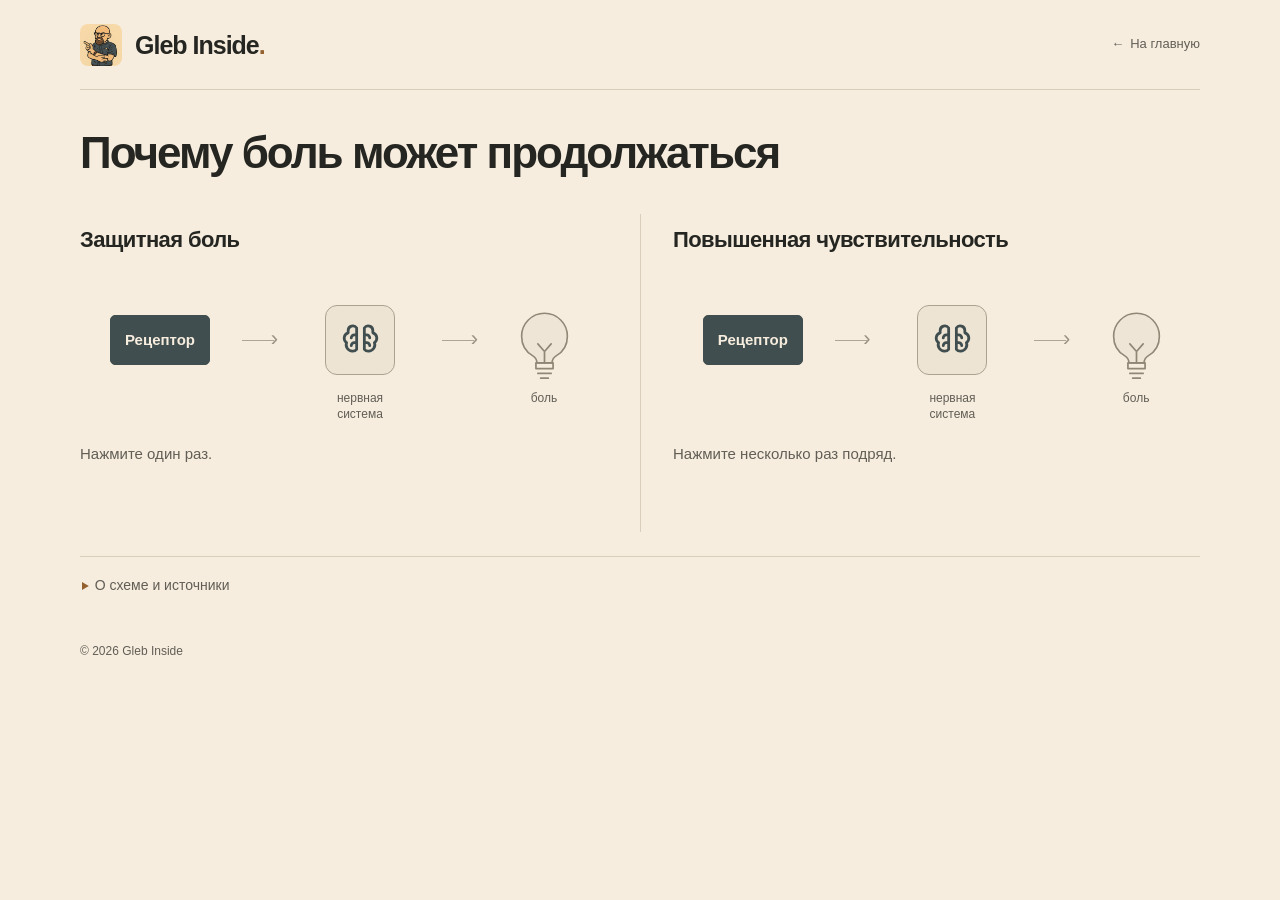
<file: patient-site/explanations/chronic-pain/index.html>
<!doctype html>
<html lang="ru">
<head>
  <meta charset="utf-8">
  <meta name="viewport" content="width=device-width,initial-scale=1">
  <meta name="description" content="Почему боль может продолжаться: сравните защитную боль и повышенную чувствительность нервной системы в интерактивной учебной схеме.">
  <meta name="robots" content="noindex,nofollow">
  <meta name="theme-color" content="#f6eddf">
  <meta name="color-scheme" content="light">
  <link rel="icon" href="data:,">
  <title>Почему боль может продолжаться — Gleb Inside</title>
  <style>:root {
  --paper:#f6eddf; --ink:#252621; --muted:#625e55; --ochre:#94602e;
  --shirt:#414e4f; --rule:#d9cebc; --glow:#e2ac50;
  color:var(--ink); background:var(--paper); color-scheme:light;
  font-family:-apple-system,BlinkMacSystemFont,"Segoe UI",Arial,sans-serif;
  font-synthesis:none; -webkit-text-size-adjust:100%; text-size-adjust:100%;
}
*,*::before,*::after { box-sizing:border-box; }
body { margin:0; line-height:1.6; }
h1,h2,h3,p { margin:0; }
a { color:inherit; text-underline-offset:4px; }
button { font:inherit; -webkit-tap-highlight-color:transparent; touch-action:manipulation; }
button:not(:disabled),summary { cursor:pointer; }
[hidden] { display:none !important; }
:focus-visible { outline:3px solid var(--ochre); outline-offset:5px; }
#main:focus { outline:none; }
.page { width:min(1120px,calc(100% - 96px)); margin:0 auto; }
.skip { position:absolute; top:12px; left:12px; z-index:5; padding:10px 16px; color:var(--paper); background:var(--ink); transform:translateY(-200%); }
.skip:focus { transform:none; }
.header { display:flex; align-items:center; justify-content:space-between; gap:22px; min-height:90px; border-bottom:1px solid var(--rule); }
.brand { display:flex; align-items:center; gap:13px; min-height:44px; font-weight:750; font-size:25px; letter-spacing:-1px; text-decoration:none; }
.brand img { width:42px; height:42px; border-radius:8px; }
.brand i { color:var(--ochre); font-style:normal; }
.back-link { display:inline-flex; align-items:center; gap:6px; min-height:44px; font-size:13px; color:var(--muted); text-decoration:none; white-space:nowrap; }
.back-link:hover { color:var(--ink); text-decoration:underline; }
.intro { padding:38px 0 36px; }
h1 { font-size:clamp(32px,3.8vw,44px); line-height:1.14; letter-spacing:-.045em; font-weight:750; }
.pm-comparison { display:grid; grid-template-columns:repeat(2,minmax(0,1fr)); }
.pm-panel { min-width:0; padding:12px 32px 0 0; }
.pm-panel + .pm-panel { padding:12px 0 0 32px; border-left:1px solid var(--rule); }
.pm-panel-head { min-height:54px; }
h2 { font-size:22px; line-height:1.25; font-weight:600; letter-spacing:-.6px; }
.pm-circuit { display:grid; grid-template-columns:minmax(80px,1fr) minmax(16px,36px) minmax(82px,1fr) minmax(16px,36px) minmax(64px,.8fr); align-items:center; min-height:162px; gap:2px; }
.pm-node { display:grid; min-width:0; justify-items:center; align-content:center; gap:9px; text-align:center; }
.pm-receptor-stage { position:relative; display:grid; place-items:center; height:82px; }
.pm-receptor-button { z-index:1; padding:12px 14px; min-height:48px; border:1px solid var(--shirt); border-radius:5px; background:var(--shirt); color:var(--paper); font-size:15px; font-weight:550; }
.pm-receptor-button:hover { background:#2e393a; }
.pm-receptor-button:active { transform:translateY(1px); }
.pm-receptor-button:disabled { opacity:.5; cursor:default; }
.pm-receptor-halo { position:absolute; width:64px; height:64px; background:#d9c3a2; border-radius:50%; opacity:0; pointer-events:none; }
.is-pulsing .pm-receptor-halo { animation:pm-halo 550ms ease-out; }
.pm-node-caption { color:var(--muted); font-size:12px; line-height:1.4; min-height:34px; max-width:92px; }
.pm-chip-wrap { position:relative; display:grid; place-items:center; height:82px; }
.pm-chip { display:grid; place-items:center; width:70px; height:70px; border:1px solid #aca291; border-radius:12px; background:#eee4d4; color:var(--shirt); transition:background .18s,border-color .18s,box-shadow .18s; }
.pm-chip svg { width:37px; height:37px; }
.pm-chip.is-active,.pm-chip.is-sensitized { color:var(--ochre); border-color:var(--ochre); background:#f2dfbc; }
.pm-chip.is-sensitized { box-shadow:0 0 0 5px #e9d5b5; }
.pm-wire { position:relative; height:22px; margin-top:-43px; color:#9b9181; }
.pm-wire-line { position:absolute; left:0; right:4px; top:50%; height:1px; background:#afa595; }
.pm-wire-arrow { position:absolute; top:50%; right:0; font-size:22px; line-height:1; transform:translateY(-53%); }
.pm-wire-pulse { position:absolute; top:50%; left:0; width:7px; height:7px; border-radius:50%; background:var(--ochre); opacity:0; transform:translateY(-50%); }
.is-pulsing .pm-wire-first .pm-wire-pulse { animation:pm-travel 380ms ease-in-out; }
.is-pulsing .pm-wire-second .pm-wire-pulse { animation:pm-travel 380ms 330ms ease-in-out; }
.pm-lamp { display:block; height:82px; width:69px; overflow:visible; color:#918777; }
.pm-bulb-glass { fill:#eee5d6; stroke:currentColor; stroke-width:1.7; transition:fill .15s,filter .15s; }
.pm-bulb-base,.pm-bulb-filament,.pm-bulb-rays { fill:none; stroke:currentColor; stroke-width:1.8; stroke-linecap:round; stroke-linejoin:round; }
.pm-bulb-rays { opacity:0; }
.pm-lamp.is-on { color:#8b5c20; }
.pm-lamp.is-on .pm-bulb-glass { fill:#f2c975; filter:drop-shadow(0 0 9px #d8a74b66); }
.pm-lamp.is-on .pm-bulb-rays { opacity:1; }
.pm-status { min-height:46px; color:var(--muted); font-size:15px; line-height:1.55; }
.pm-status.is-persistent { color:var(--ochre); }
.pm-reset-controls { height:44px; }
.pm-reset { display:inline-flex; align-items:center; justify-content:center; min-height:44px; min-width:64px; padding:0; border:0; background:transparent; color:var(--muted); font-size:13px; text-decoration:underline; text-underline-offset:4px; }
.pm-reset:hover { color:var(--ink); }
.reading { border-top:1px solid var(--rule); margin:24px 0 16px; }
.reading summary { padding:17px 2px; min-height:56px; font-size:14px; color:var(--muted); }
.reading summary::marker { font-size:12px; color:var(--ochre); }
.reading-content { max-width:790px; padding:4px 0 27px; font-size:15px; }
.reading h3 { margin:17px 0 7px; font-size:17px; letter-spacing:-.2px; }
.reading p { margin-top:8px; }
.sources { padding-left:22px; color:var(--muted); font-size:14px; }
.sources li { margin:8px 0; padding-left:3px; }
.source-date { color:var(--muted); font-size:12px; }
.noscript { padding:14px 0; font-size:14px; }
.footer { padding:12px 0 24px; color:var(--muted); font-size:12px; }
@keyframes pm-travel { 0%{left:0;opacity:0} 15%,85%{opacity:1} 100%{left:calc(100% - 7px);opacity:0} }
@keyframes pm-halo { 0%{opacity:.65;transform:scale(.7)} 100%{opacity:0;transform:scale(1.55)} }
@media (max-width:1000px) {
  .page { width:calc(100% - 64px); }
  .pm-panel { padding-right:22px; }
  .pm-panel + .pm-panel { padding-left:22px; }
  h2 { font-size:21px; }
  .pm-receptor-button { padding-inline:10px; font-size:14px; }
}
@media (max-width:800px) {
  .page { width:calc(100% - 44px); }
  .header { min-height:76px; gap:12px; }
  .brand { font-size:23px; gap:10px; }
  .brand img { width:35px; height:35px; border-radius:6px; }
  .back-link { font-size:12px; }
  .intro { padding:29px 0 30px; }
  h1 { font-size:clamp(31px,6.6vw,40px); max-width:650px; }
  .pm-comparison { grid-template-columns:1fr; }
  .pm-panel,.pm-panel + .pm-panel { padding:18px 0 12px; border-left:0; }
  .pm-panel + .pm-panel { border-top:1px solid var(--rule); }
  .pm-panel-head { min-height:0; }
  h2 { font-size:21px; }
  .pm-circuit { max-width:480px; margin:auto; min-height:161px; }
  .pm-receptor-button { font-size:14px; padding-inline:12px; }
  .pm-status { font-size:14px; }
  .reading { margin-top:12px; }
  .footer { font-size:11px; }
}
@media (max-width:359px) {
  .page { width:calc(100% - 36px); }
  .brand { font-size:21px; gap:8px; }
  .brand img { width:30px; height:30px; }
  .back-link { font-size:11px; }
  h1 { font-size:31px; }
  h2 { font-size:21px; }
  .pm-circuit { grid-template-columns:78px minmax(10px,1fr) 76px minmax(10px,1fr) 62px; gap:1px; }
  .pm-receptor-button { padding-inline:8px; font-size:13px; }
  .pm-chip { width:61px; height:65px; }
  .pm-lamp { width:61px; }
  .pm-node-caption { font-size:11px; }
}
@media (prefers-reduced-motion:reduce) {
  *,*::before,*::after { animation:none !important; transition:none !important; scroll-behavior:auto !important; }
}
@media print {
  :root { color:#000; background:#fff; }
  .page { width:100%; }
  .skip,.back-link,.pm-reset-controls { display:none; }
  .header { min-height:56px; }
  .intro { padding-block:20px; }
  h1 { font-size:30px; }
  .pm-comparison { display:block; }
  .pm-panel,.pm-panel + .pm-panel { padding:18px 0; border-left:0; break-inside:avoid; }
  .pm-panel-head { min-height:0; }
  .pm-circuit { max-width:440px; margin:auto; }
  .pm-status { min-height:0; }
}
</style>
</head>
<body id="top">
  <a class="skip" href="#main">Перейти к объяснению</a>
  <div class="page">
    <header class="header">
      <a class="brand" href="../../index.html" aria-label="Gleb Inside — на главную"><img src="[data-uri]" width="42" height="42" alt="" decoding="async"><span>Gleb Inside<i aria-hidden="true">.</i></span></a>
      <nav aria-label="Навигация по сайту"><a class="back-link" href="../../index.html#explanations"><span aria-hidden="true">←</span> На главную</a></nav>
    </header>
    <main id="main" tabindex="-1">
      <div class="intro">
        <h1>Почему боль может продолжаться</h1>
      </div>
      <section id="pain-mechanisms-viz" aria-label="Два сценария обработки сигналов">
        <div class="pm-comparison">
          <section class="pm-panel" aria-labelledby="pm-normal-title">
      <header class="pm-panel-head">
        <h2 id="pm-normal-title">Защитная боль</h2>
      </header>
      <div class="pm-circuit" id="pm-normal-circuit">
        <div class="pm-node"><div class="pm-receptor-stage"><span class="pm-receptor-halo" aria-hidden="true"></span><button type="button" class="pm-receptor-button" id="pm-normal-trigger" aria-label="Рецептор: защитная боль" disabled>Рецептор</button></div><span class="pm-node-caption" aria-hidden="true"></span></div>
        <div class="pm-wire pm-wire-first" aria-hidden="true"><span class="pm-wire-line"></span><span class="pm-wire-pulse"></span><span class="pm-wire-arrow">›</span></div>
        <div class="pm-node"><div class="pm-chip-wrap"><div class="pm-chip" id="pm-normal-chip" aria-hidden="true"><svg viewBox="0 0 24 24" fill="none" stroke="currentColor" stroke-width="1.8" stroke-linecap="round" stroke-linejoin="round" aria-hidden="true">
                <path d="M9.5 4.5A3 3 0 0 0 4 6.2v1.5A3.5 3.5 0 0 0 3 14a4 4 0 0 0 4 5.5c1 0 1.9-.4 2.5-1.1V4.5Z" />
                <path d="M14.5 4.5A3 3 0 0 1 20 6.2v1.5a3.5 3.5 0 0 1 1 6.3 4 4 0 0 1-4 5.5c-1 0-1.9-.4-2.5-1.1V4.5Z" />
                <path d="M9.5 9H8a2 2 0 0 0-2 2M14.5 9H16a2 2 0 0 1 2 2M9.5 14H8a2 2 0 0 0-2 2M14.5 14H16a2 2 0 0 1 2 2" />
              </svg></div></div><span class="pm-node-caption">нервная система</span></div>
        <div class="pm-wire pm-wire-second" aria-hidden="true"><span class="pm-wire-line"></span><span class="pm-wire-pulse"></span><span class="pm-wire-arrow">›</span></div>
        <div class="pm-node"><svg class="pm-lamp" id="pm-normal-lamp" viewBox="0 0 72 86" role="img" aria-label="Лампочка боли не горит">
            <path class="pm-bulb-rays" d="M36 3v8M12 13l6 6M60 13l-6 6M4 37h9M68 37h-9" />
            <path class="pm-bulb-glass" d="M36 15c-13.3 0-24 10.7-24 24 0 8.8 4.7 16.5 11.8 20.7 2.8 1.7 4.2 4.5 4.2 7.3h16c0-2.8 1.4-5.6 4.2-7.3C55.3 55.5 60 47.8 60 39c0-13.3-10.7-24-24-24Z" />
            <path class="pm-bulb-filament" d="m29 47 7 8 7-8M36 55v12" />
            <path class="pm-bulb-base" d="M27 67h18v6H27zM29 78h14M32 83h8" />
          </svg><span class="pm-node-caption">боль</span></div>
      </div>
      <p class="pm-status" id="pm-normal-status" role="status" aria-live="polite" aria-atomic="true">Нажмите один раз.</p>
      
    </section>
          <section class="pm-panel" aria-labelledby="pm-chronic-title">
      <header class="pm-panel-head">
        <h2 id="pm-chronic-title">Повышенная чувствительность</h2>
      </header>
      <div class="pm-circuit" id="pm-chronic-circuit">
        <div class="pm-node"><div class="pm-receptor-stage"><span class="pm-receptor-halo" aria-hidden="true"></span><button type="button" class="pm-receptor-button" id="pm-chronic-trigger" aria-label="Рецептор: повышенная чувствительность" disabled>Рецептор</button></div><span class="pm-node-caption" aria-hidden="true"></span></div>
        <div class="pm-wire pm-wire-first" aria-hidden="true"><span class="pm-wire-line"></span><span class="pm-wire-pulse"></span><span class="pm-wire-arrow">›</span></div>
        <div class="pm-node"><div class="pm-chip-wrap"><div class="pm-chip" id="pm-chronic-chip" aria-hidden="true"><svg viewBox="0 0 24 24" fill="none" stroke="currentColor" stroke-width="1.8" stroke-linecap="round" stroke-linejoin="round" aria-hidden="true">
                <path d="M9.5 4.5A3 3 0 0 0 4 6.2v1.5A3.5 3.5 0 0 0 3 14a4 4 0 0 0 4 5.5c1 0 1.9-.4 2.5-1.1V4.5Z" />
                <path d="M14.5 4.5A3 3 0 0 1 20 6.2v1.5a3.5 3.5 0 0 1 1 6.3 4 4 0 0 1-4 5.5c-1 0-1.9-.4-2.5-1.1V4.5Z" />
                <path d="M9.5 9H8a2 2 0 0 0-2 2M14.5 9H16a2 2 0 0 1 2 2M9.5 14H8a2 2 0 0 0-2 2M14.5 14H16a2 2 0 0 1 2 2" />
              </svg></div></div><span class="pm-node-caption">нервная система</span></div>
        <div class="pm-wire pm-wire-second" aria-hidden="true"><span class="pm-wire-line"></span><span class="pm-wire-pulse"></span><span class="pm-wire-arrow">›</span></div>
        <div class="pm-node"><svg class="pm-lamp" id="pm-chronic-lamp" viewBox="0 0 72 86" role="img" aria-label="Лампочка боли не горит">
            <path class="pm-bulb-rays" d="M36 3v8M12 13l6 6M60 13l-6 6M4 37h9M68 37h-9" />
            <path class="pm-bulb-glass" d="M36 15c-13.3 0-24 10.7-24 24 0 8.8 4.7 16.5 11.8 20.7 2.8 1.7 4.2 4.5 4.2 7.3h16c0-2.8 1.4-5.6 4.2-7.3C55.3 55.5 60 47.8 60 39c0-13.3-10.7-24-24-24Z" />
            <path class="pm-bulb-filament" d="m29 47 7 8 7-8M36 55v12" />
            <path class="pm-bulb-base" d="M27 67h18v6H27zM29 78h14M32 83h8" />
          </svg><span class="pm-node-caption">боль</span></div>
      </div>
      <p class="pm-status" id="pm-chronic-status" role="status" aria-live="polite" aria-atomic="true">Нажмите несколько раз подряд.</p>
      <div hidden>
      <span id="pm-count">0 / 5</span>
      <div id="pm-progress" role="progressbar" aria-label="Нажатия в демонстрации" aria-valuemin="0" aria-valuemax="5" aria-valuenow="0"><div id="pm-progress-bar" style="width:0%"></div></div>
    </div>
    <div class="pm-reset-controls"><button type="button" class="pm-reset" id="pm-reset" aria-label="Сбросить демонстрацию" hidden>Сбросить</button></div>
    </section>
        </div>
      </section>
      <noscript><p class="noscript">Для кнопок нужен JavaScript. Смысл схемы: в первом сценарии после сигнала боль затихает; во втором повышенная чувствительность помогает поддерживать боль даже без новых сигналов от рецептора.</p></noscript>
      <details class="reading">
        <summary>О схеме и источники</summary>
        <div class="reading-content">
          <p>Это упрощённая модель одного из механизмов хронической боли. Пять нажатий — условие демонстрации, а не порог развития болезни. Сброс перезапускает пример и не изображает лечение.</p>
          <h3>Что такое сенситизация</h3>
          <p>Так называют повышение чувствительности: нервные клетки легче отвечают на сигналы или отвечают сильнее. Изменения возможны и на периферии, и в центральной нервной системе. Здесь показан только один упрощённый сценарий.</p>
          <h3>Что схема упрощает</h3>
          <p>Рецептор передаёт сигнал о потенциально опасном воздействии, а не готовое ощущение боли. Значок мозга условно обозначает обработку сигналов, в которой участвует и спинной мозг. Лампочка обозначает ощущение боли.</p>
          <p>Боль реальна, и её сила не всегда точно отражает степень повреждения тканей. На неё влияют биологические, психологические и социальные факторы. Сенситизация не означает «поломку мозга» и сама по себе не определяет диагноз.</p>
          <h3>Любая ли хроническая боль устроена так</h3>
          <p>Нет. Хронической называют боль, которая сохраняется или повторяется более трёх месяцев. Она может быть связана с заболеванием или повреждением тканей, поражением нервной системы, изменённой обработкой сигналов; механизмы могут сочетаться. По этой схеме нельзя установить причину боли у конкретного человека.</p>
          <h3>Источники</h3>
          <ol class="sources">
            <li><a href="https://www.iasp-pain.org/resources/terminology/" target="_blank" rel="noopener noreferrer">IASP: терминология боли и сенситизации <span aria-hidden="true">↗</span></a></li>
            <li><a href="https://www.nice.org.uk/guidance/ng193/chapter/recommendations" target="_blank" rel="noopener noreferrer">NICE NG193: определение и оценка хронической боли <span aria-hidden="true">↗</span></a></li>
            <li><a href="https://www.iasp-pain.org/publications/pain-research-forum/papers-of-the-week/paper/the-concept-of-nociplastic-pain-where-to-from-here/" target="_blank" rel="noopener noreferrer">Kosek, 2024: ноципластическая боль и её механизмы <span aria-hidden="true">↗</span></a></li>
          </ol>
          <p class="source-date">Источники проверены 29 сентября 2026 года. Учебная модель, без персонального прогноза.</p>
        </div>
      </details>
    </main>
    <footer class="footer"><span>© 2026 Gleb Inside</span></footer>
  </div>
  <script>(() => {
  'use strict';
  const root = document.getElementById('pain-mechanisms-viz');
  if (!root) return;
  const find = id => root.querySelector(`#pm-${id}`);
  const lane = name => ({
    circuit: find(`${name}-circuit`), trigger: find(`${name}-trigger`),
    chip: find(`${name}-chip`), lamp: find(`${name}-lamp`),
    status: find(`${name}-status`), timers: new Map()
  });
  const normal = lane('normal');
  const chronic = lane('chronic');
  const count = find('count');
  const progress = find('progress');
  const bar = find('progress-bar');
  const reset = find('reset');
  // These are interaction timings and a storytelling rule, not clinical parameters.
  const DEMO_TAPS = 5;
  const GAP_MS = 2600;
  let taps = 0;
  let sensitized = false;

  function cancelTimers(item) {
    item.timers.forEach(timer => window.clearTimeout(timer));
    item.timers.clear();
  }
  function later(item, key, delay, callback) {
    window.clearTimeout(item.timers.get(key));
    item.timers.set(key, window.setTimeout(() => {
      item.timers.delete(key);
      callback();
    }, delay));
  }
  function lamp(item, on, persistent = false) {
    item.lamp.classList.toggle('is-on', on);
    item.lamp.classList.toggle('is-persistent', persistent);
    item.lamp.setAttribute('aria-label', on
      ? `Лампочка боли горит${persistent ? ' и не гаснет после остановки нажатий' : ''}`
      : 'Лампочка боли не горит');
  }
  function status(item, text) {
    item.status.textContent = text;
  }
  function pulse(item) {
    item.circuit.classList.remove('is-pulsing');
    void item.circuit.offsetWidth;
    item.circuit.classList.add('is-pulsing');
    later(item, 'pulse', 900, () => item.circuit.classList.remove('is-pulsing'));
  }
  function briefResponse(item) {
    pulse(item);
    later(item, 'chip-on', 250, () => item.chip.classList.add('is-active'));
    later(item, 'chip-off', 950, () => item.chip.classList.remove('is-active'));
    later(item, 'lamp-on', 520, () => lamp(item, true));
    later(item, 'lamp-off', 1750, () => lamp(item, false));
  }
  function updateCount() {
    count.textContent = `${taps} / ${DEMO_TAPS}`;
    progress.setAttribute('aria-valuenow', String(taps));
    progress.setAttribute('aria-valuetext', `${taps} из ${DEMO_TAPS} нажатий в демонстрации`);
    bar.style.width = `${taps / DEMO_TAPS * 100}%`;
  }

  normal.trigger.addEventListener('click', () => {
    cancelTimers(normal);
    briefResponse(normal);
    status(normal, 'Сигнал идёт.');
    later(normal, 'message', 1750, () => {
      status(normal, 'Сигнал закончился — боль затихла.');
    });
  });

  chronic.trigger.addEventListener('click', () => {
    cancelTimers(chronic);
    if (sensitized) {
      pulse(chronic);
      status(chronic, 'Боль сохраняется без новых сигналов.');
      return;
    }
    taps += 1;
    updateCount();
    if (taps === DEMO_TAPS) {
      sensitized = true;
      pulse(chronic);
      chronic.chip.classList.remove('is-active');
      chronic.chip.classList.add('is-sensitized');
      lamp(chronic, true, true);
      chronic.status.classList.add('is-persistent');
      status(chronic, 'Боль сохраняется без новых сигналов.');
      reset.hidden = false;
    } else {
      briefResponse(chronic);
      status(chronic, `Ещё ${DEMO_TAPS - taps} ${taps === 4 ? 'нажатие' : 'нажатия'}.`);
      later(chronic, 'gap', GAP_MS, () => {
        taps = 0;
        updateCount();
        status(chronic, 'Попробуйте нажимать чаще.');
      });
    }
  });

  reset.addEventListener('click', () => {
    cancelTimers(chronic);
    taps = 0;
    sensitized = false;
    chronic.circuit.classList.remove('is-pulsing');
    chronic.chip.classList.remove('is-active', 'is-sensitized');
    chronic.status.classList.remove('is-persistent');
    lamp(chronic, false);
    updateCount();
    status(chronic, 'Нажмите несколько раз подряд.');
    reset.hidden = true;
    chronic.trigger.focus();
  });

  normal.trigger.disabled = false;
  chronic.trigger.disabled = false;
})();
</script>
</body>
</html>
</file>
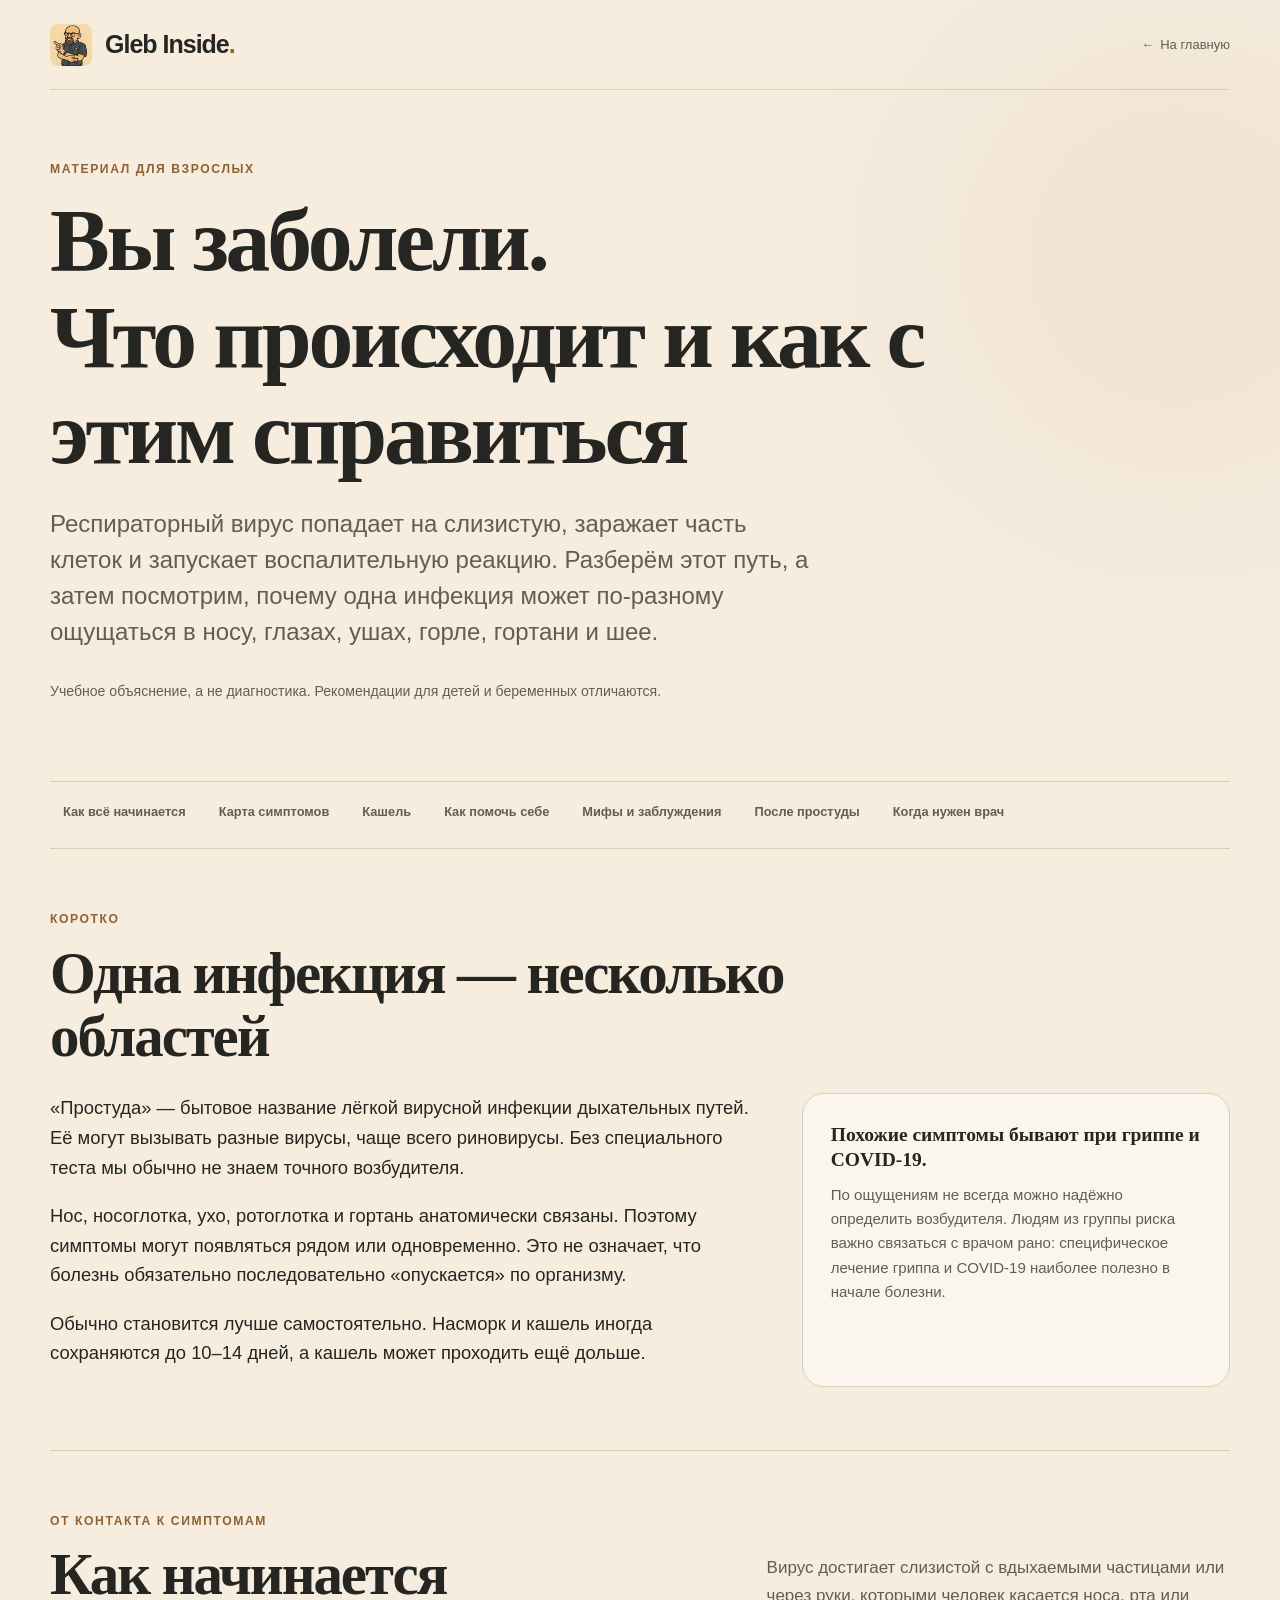
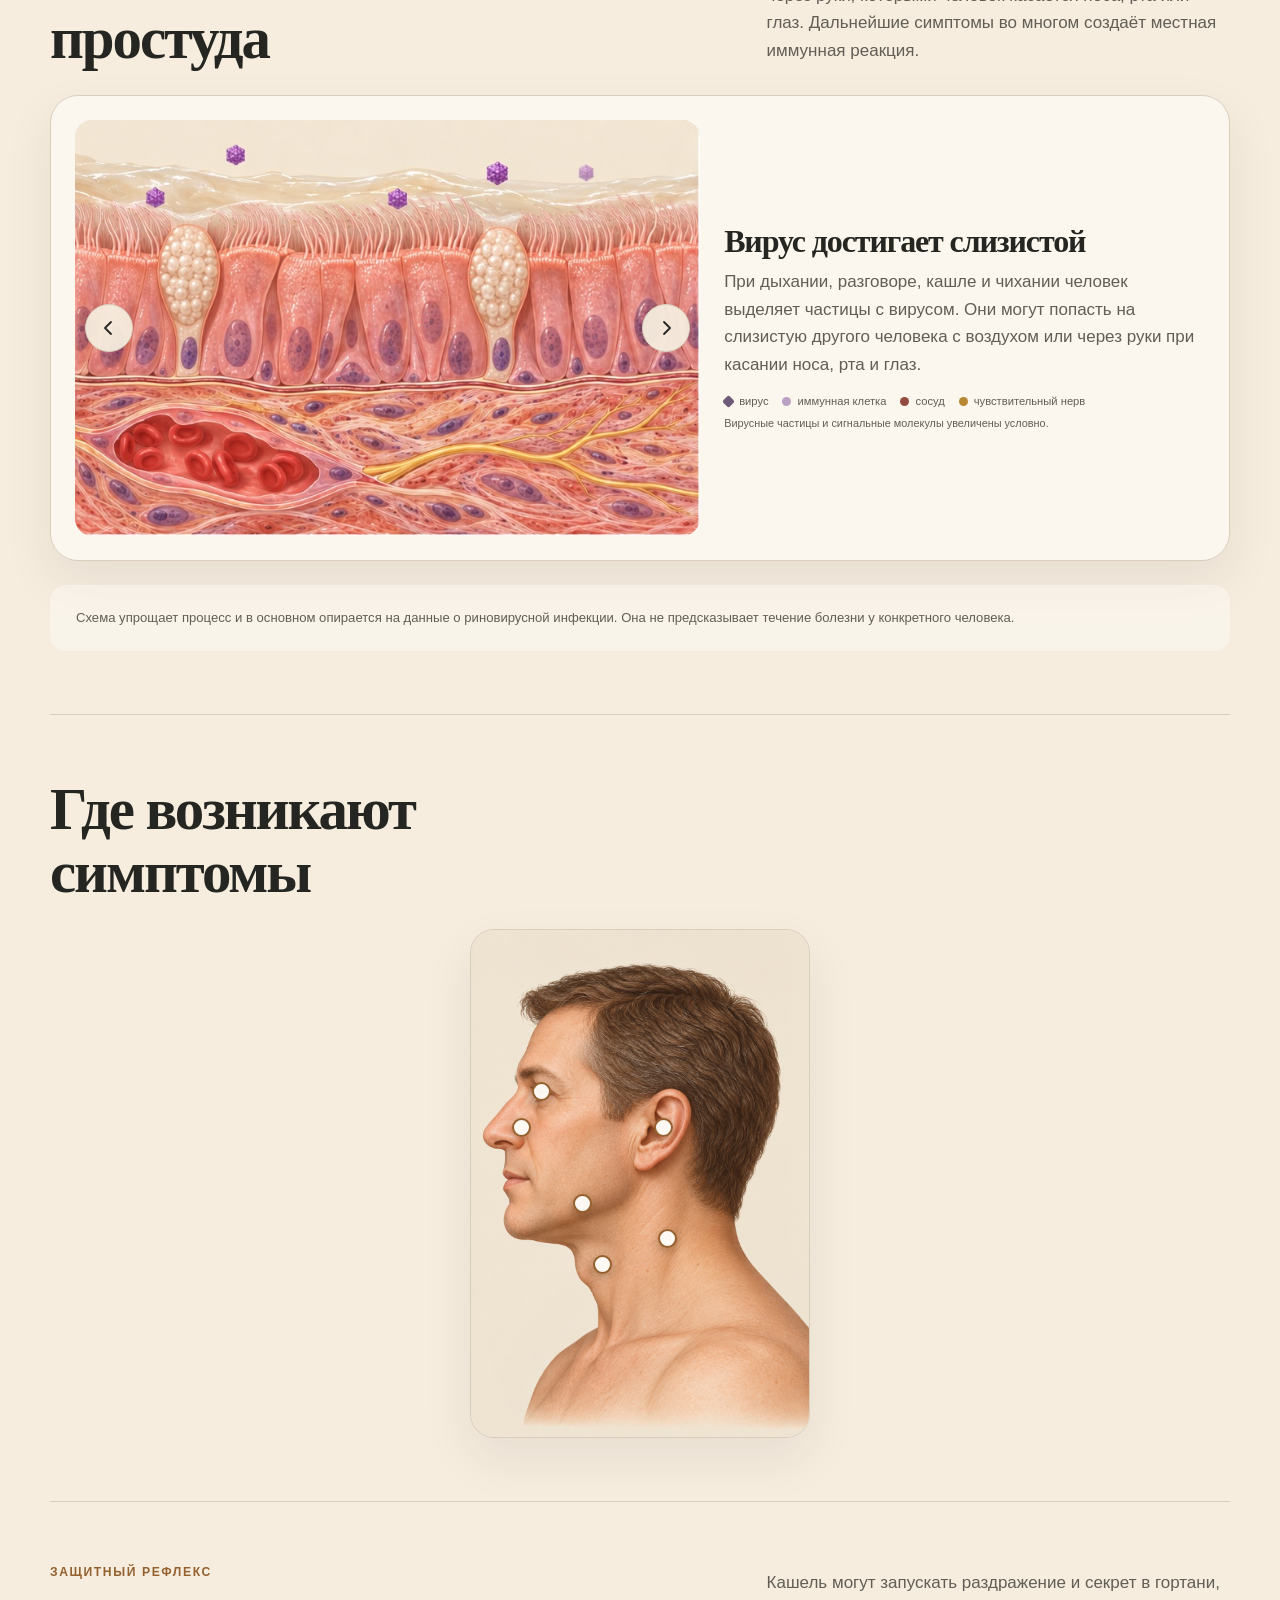
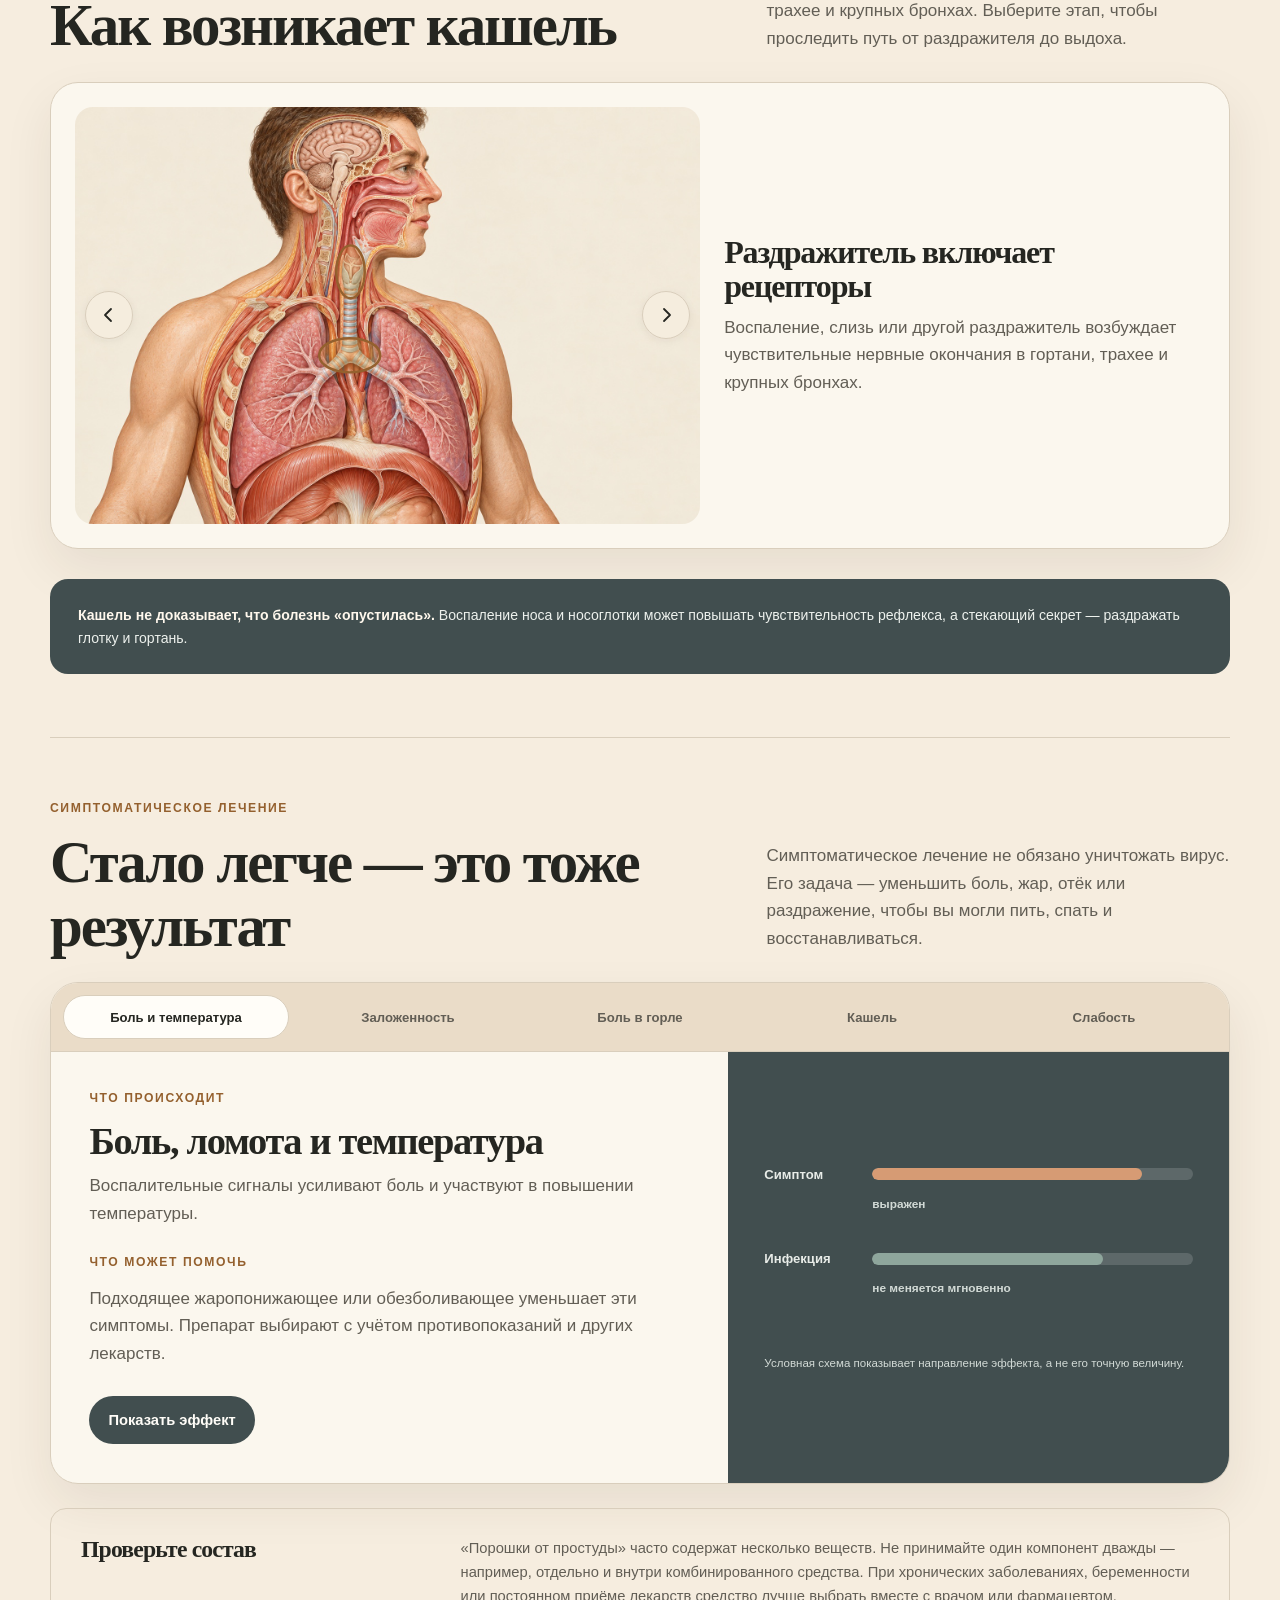
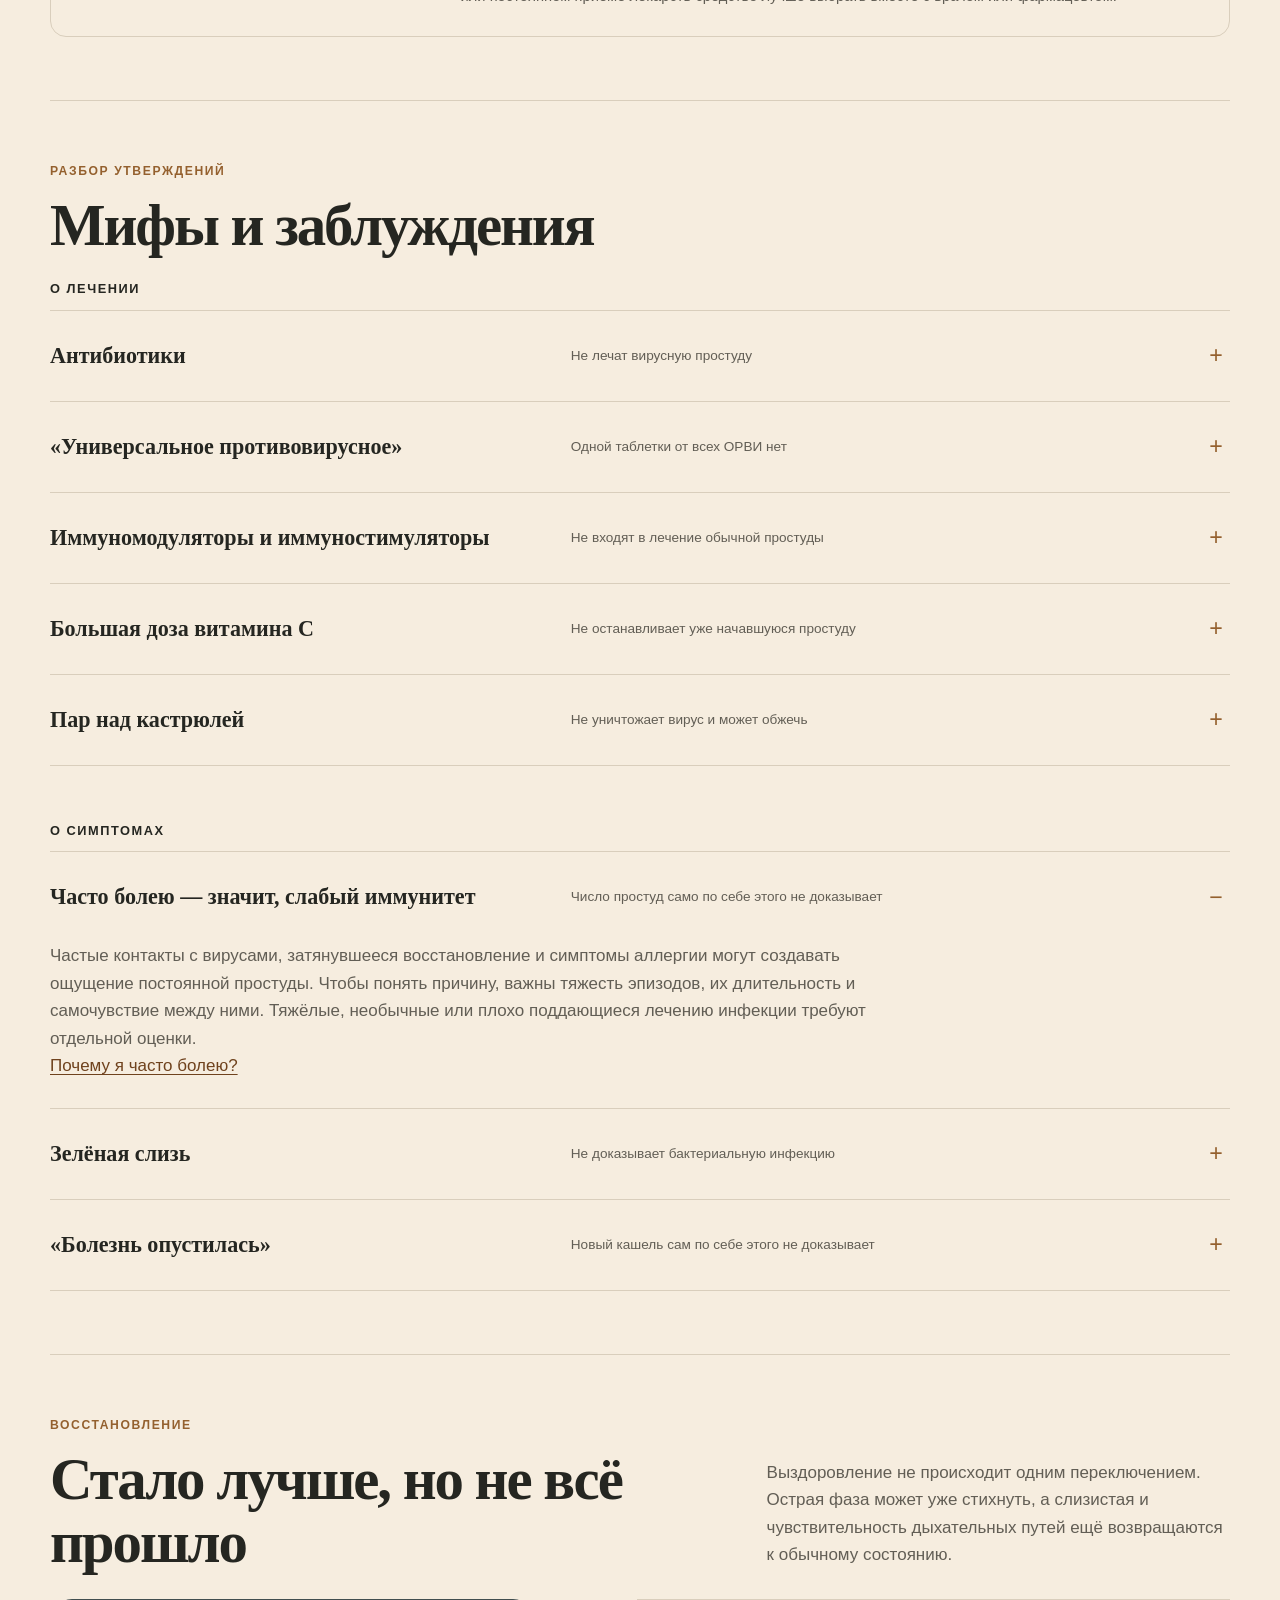
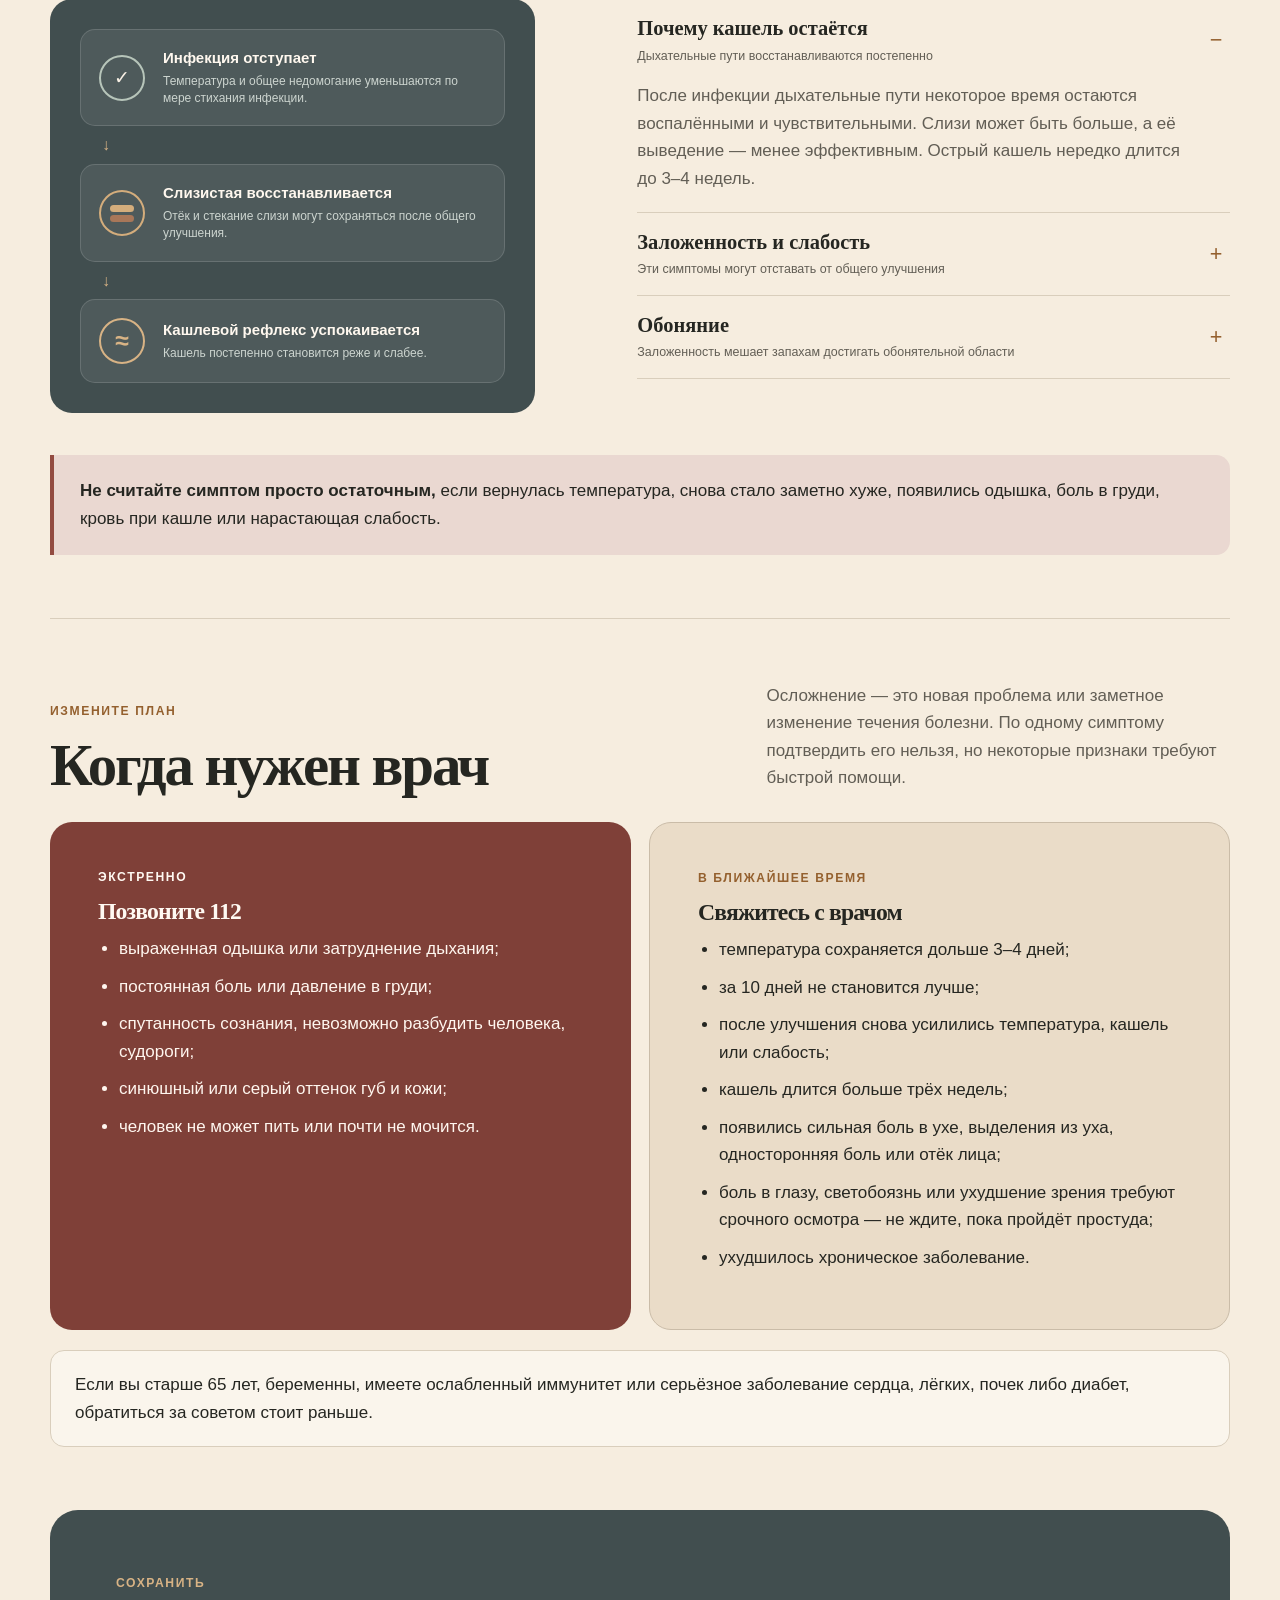
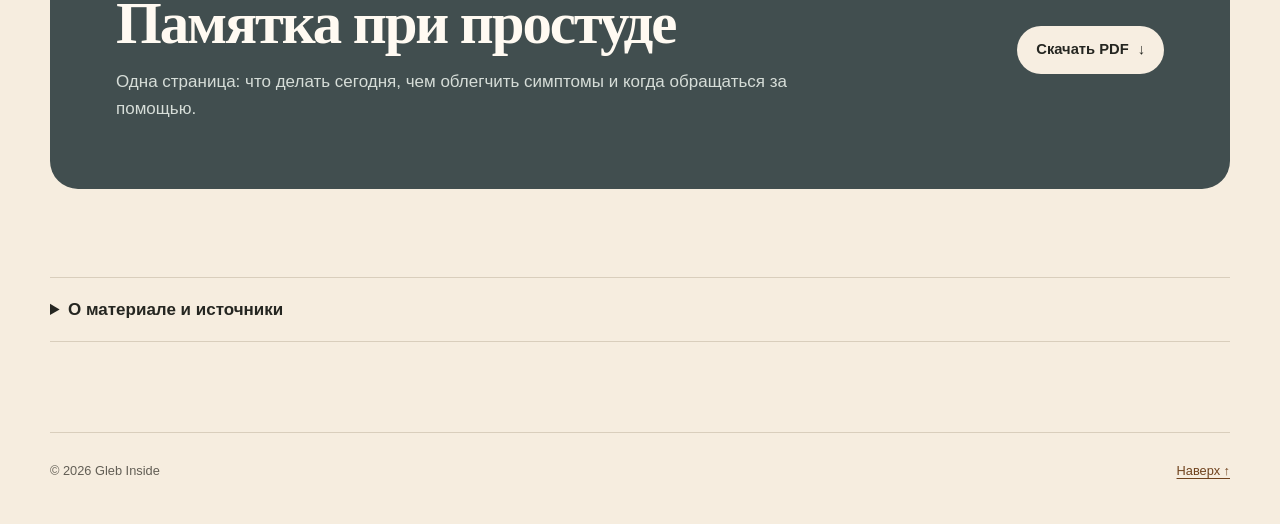
<file: patient-site/explanations/common-cold/index.html>
<!doctype html>
<html lang="ru">
<head>
  <meta charset="utf-8">
  <meta name="viewport" content="width=device-width,initial-scale=1">
  <meta name="description" content="Что происходит при простуде, как облегчить симптомы, почему они могут сохраняться и когда важно обратиться к врачу.">
  <meta name="robots" content="noindex,nofollow">
  <meta name="theme-color" content="#f6eddf">
  <meta name="color-scheme" content="light">
  <link rel="icon" href="data:,">
  <title>Простуда: что происходит и как помочь себе — Gleb Inside</title>
  <style>:root {
  --paper: #f6eddf;
  --paper-deep: #eadcc8;
  --paper-light: #fbf7f0;
  --ink: #252621;
  --muted: #625e55;
  --ochre: #94602e;
  --ochre-dark: #6f421d;
  --shirt: #414e4f;
  --rule: #d9cebc;
  --sage: #718276;
  --sage-light: #dce3d8;
  --red: #934c41;
  --red-light: #ead8d1;
  --blue: #557078;
  --white: #fffdf8;
  --shadow: 0 20px 50px rgba(54, 42, 28, .08);
  --radius: 22px;
  --screen-height: 100vh;
  --region-image-height: clamp(180px, calc(var(--screen-height) - 300px), 460px);
  color-scheme: light;
  font-family: Inter, ui-sans-serif, -apple-system, BlinkMacSystemFont, "Segoe UI", sans-serif;
  font-synthesis: none;
  text-rendering: optimizeLegibility;
}

@supports (height: 100svh) {
  :root { --screen-height: 100svh; }
}

* { box-sizing: border-box; }
html { scroll-behavior: smooth; }
body {
  margin: 0;
  color: var(--ink);
  background:
    radial-gradient(circle at 92% 3%, rgba(148, 96, 46, .08), transparent 26rem),
    var(--paper);
  font-size: 17px;
  line-height: 1.62;
}
button, a { -webkit-tap-highlight-color: transparent; }
button, input { font: inherit; }
a { color: var(--ochre-dark); text-underline-offset: 3px; }
a:hover { color: var(--ink); }
img, svg { display: block; max-width: 100%; }
p, ul, ol { margin-top: 0; }
h1, h2, h3 {
  margin-top: 0;
  color: var(--ink);
  font-family: Georgia, "Times New Roman", serif;
  font-weight: 600;
  line-height: 1.08;
  letter-spacing: -.035em;
}
h1 { margin-bottom: 24px; font-size: clamp(3.25rem, 7vw, 6.75rem); }
h2 { margin-bottom: 18px; font-size: clamp(2.25rem, 4.6vw, 4.15rem); }
h3 { margin-bottom: 10px; font-size: 1.48rem; }

.page { width: min(1180px, calc(100% - 64px)); margin: 0 auto; }
.skip {
  position: fixed;
  z-index: 100;
  top: 12px;
  left: 12px;
  padding: 10px 14px;
  color: var(--white);
  background: var(--ink);
  border-radius: 8px;
  transform: translateY(-140%);
}
.skip:focus { transform: translateY(0); }
:focus-visible { outline: 3px solid #c6752d; outline-offset: 3px; }

.header {
  display: flex;
  align-items: center;
  justify-content: space-between;
  gap: 22px;
  min-height: 90px;
  border-bottom: 1px solid var(--rule);
}
.brand {
  display: flex;
  align-items: center;
  gap: 13px;
  min-height: 44px;
  color: var(--ink);
  font-size: 25px;
  font-weight: 750;
  letter-spacing: -1px;
  text-decoration: none;
}
.brand img { width: 42px; height: 42px; border-radius: 8px; }
.brand i { color: var(--ochre); font-style: normal; }
.back-link {
  display: inline-flex;
  align-items: center;
  gap: 6px;
  min-height: 44px;
  color: var(--muted);
  font-size: 13px;
  text-decoration: none;
  white-space: nowrap;
}
.back-link:hover { color: var(--ink); text-decoration: underline; }

.hero {
  padding: clamp(48px, 8vh, 96px) 0 64px;
}
.kicker, .eyebrow, .mini-label, .help-label {
  margin-bottom: 14px;
  color: var(--ochre);
  font-size: .76rem;
  font-weight: 800;
  letter-spacing: .13em;
  line-height: 1.3;
  text-transform: uppercase;
}
.hero h1 { max-width: 1040px; }
.hero-lead {
  max-width: 760px;
  margin-bottom: 30px;
  color: var(--muted);
  font-size: clamp(1.15rem, 2.1vw, 1.5rem);
  line-height: 1.5;
}
.hero-actions { display: flex; flex-wrap: wrap; gap: 12px; margin-bottom: 24px; }
.scope-note { max-width: 680px; color: var(--muted); font-size: .88rem; }
.button {
  display: inline-flex;
  align-items: center;
  justify-content: center;
  gap: 9px;
  min-height: 48px;
  padding: 11px 18px;
  border: 1px solid transparent;
  border-radius: 999px;
  cursor: pointer;
  font-size: .92rem;
  font-weight: 760;
  line-height: 1.2;
  text-decoration: none;
  transition: background-color .2s ease, color .2s ease, border-color .2s ease, transform .2s ease;
}
.button:hover { transform: translateY(-1px); }
.button.primary { color: var(--white); background: var(--shirt); }
.button.primary:hover { color: #fff; background: #2f3c3d; }
.button.quiet { color: var(--ink); background: transparent; border-color: var(--rule); }
.button.quiet:hover { background: rgba(255, 255, 255, .42); border-color: #bcae99; }
.button:disabled { cursor: default; opacity: .42; transform: none; }

.section-nav {
  display: flex;
  gap: 7px;
  padding: 13px 0;
  overflow-x: auto;
  border-top: 1px solid var(--rule);
  border-bottom: 1px solid var(--rule);
  scrollbar-width: thin;
}
.section-nav a {
  flex: 0 0 auto;
  min-height: 40px;
  padding: 9px 13px;
  color: var(--muted);
  border-radius: 999px;
  font-size: .8rem;
  font-weight: 700;
  line-height: 1.25;
  text-decoration: none;
}
.section-nav a:hover { color: var(--ink); background: rgba(255,255,255,.48); }

.section { padding: clamp(40px, 7vh, 72px) 0; border-bottom: 1px solid var(--rule); scroll-margin-top: 18px; }
.section-heading { max-width: 820px; margin-bottom: 24px; }
.section-heading h2 { margin-bottom: 0; }
.wide-heading {
  display: grid;
  grid-template-columns: minmax(0, 1.15fr) minmax(300px, .85fr);
  gap: clamp(32px, 7vw, 90px);
  max-width: none;
  align-items: end;
}
.wide-heading > p { margin-bottom: 6px; color: var(--muted); }

.definition { padding-top: clamp(40px, 7vh, 72px); }
.definition-grid { display: grid; grid-template-columns: minmax(0, 1.25fr) minmax(280px, .75fr); gap: 38px; }
.prose { max-width: 760px; font-size: 1.15rem; }
.note {
  padding: 28px;
  background: rgba(255, 253, 248, .58);
  border: 1px solid var(--rule);
  border-radius: var(--radius);
}
.note strong { display: block; margin-bottom: 10px; font-family: Georgia, serif; font-size: 1.22rem; line-height: 1.3; }
.note p { margin-bottom: 0; color: var(--muted); font-size: .94rem; }

.path-card, .treatment-card {
  overflow: hidden;
  background: rgba(255, 253, 248, .62);
  border: 1px solid var(--rule);
  border-radius: 28px;
  box-shadow: var(--shadow);
}
.path-card { display: grid; gap: clamp(16px, 2vw, 24px); padding: clamp(16px, 2vw, 24px); }
.path-visual {
  position: relative;
  min-width: 0;
  width: min(100%, 760px, max(270px, calc(var(--screen-height) * 1.5 - 420px)));
  margin: 0 auto;
}
.onset-image-window {
  width: 100%;
  aspect-ratio: 3 / 2;
  margin: 0 auto;
  overflow: hidden;
  background: #e7d8c5;
  border-radius: 18px;
}
.onset-image-window img {
  display: block;
  width: 200%;
  max-width: none;
  height: auto;
  transform: translate(0, 0);
  transition: none;
}
.path-card[data-step="1"] .onset-image-window img { transform: translate(-50%, 0); }
.path-card[data-step="2"] .onset-image-window img { transform: translate(0, -50%); }
.path-card[data-step="3"] .onset-image-window img { transform: translate(-50%, -50%); }
.visual-caption { display: flex; flex-wrap: wrap; gap: 7px 14px; margin: 0; color: var(--muted); font-size: .7rem; }
.visual-caption span { display: inline-flex; align-items: center; gap: 6px; }
.legend { width: 9px; height: 9px; border-radius: 50%; }
.virus-dot { background: #6f5b78; border-radius: 2px; transform: rotate(45deg); }
.immune-dot { background: #b9a1c2; }
.vessel-dot { background: #934c41; }
.nerve-dot { background: #b88734; }
.path-copy { display: grid; width: min(100%, 760px); gap: 14px; margin: 0 auto; padding: 0 8px 6px; }
.path-card:not(.is-ready) .path-nav-button { display: none; }
.path-nav-button {
  position: absolute;
  top: 50%;
  transform: translateY(-50%);
  display: grid;
  place-items: center;
  width: 48px;
  height: 48px;
  padding: 0;
  color: var(--ink);
  background: rgba(246, 237, 223, .94);
  border: 1px solid var(--rule);
  border-radius: 50%;
  box-shadow: 0 2px 8px rgba(37, 38, 33, .06);
  cursor: pointer;
}
.path-previous { left: 10px; }
.path-next { right: 10px; }
.path-nav-button:hover { background: var(--paper); border-color: var(--ochre); color: var(--ochre); }
.path-nav-button:focus-visible { outline: 3px solid var(--ochre); outline-offset: 2px; }
.path-nav-button svg { width: 24px; height: 24px; fill: none; stroke: currentColor; stroke-width: 1.8; stroke-linecap: round; stroke-linejoin: round; }
.path-description { min-width: 0; }
.path-description > p:last-child { margin-bottom: 0; color: var(--muted); }
.path-copy h3 { font-size: clamp(1.6rem, 2.7vw, 2rem); }
.visual-scale-note { margin: -8px 0 0; color: var(--muted); font-size: .68rem; line-height: 1.45; }
.text-alternative, .model-note { margin: 24px 0 0; padding: 22px 26px; background: rgba(255,255,255,.35); border-radius: 16px; }
.model-note { color: var(--muted); font-size: .82rem; }

.anatomy-context { margin: -22px 0 30px; color: var(--muted); font-size: .9rem; }
.anatomy-context strong { font-family: Georgia, serif; font-size: 1.18rem; line-height: 1.35; }
.anatomy-context p { margin: 0; color: var(--muted); font-size: .9rem; }
.anatomy-explorer { display: block; }
.anatomy-map-column { width: min(100%, 340px, max(260px, calc((var(--screen-height) - 180px) * .666667))); min-width: 0; margin: 0 auto; }
.atlas-map { position: relative; z-index: 2; margin: 0; overflow: visible; background: #efe5d5; border: 1px solid var(--rule); border-radius: 24px; box-shadow: var(--shadow); }
.atlas-stage { position: relative; margin: auto; overflow: visible; }
.atlas-stage > img { width: 100%; height: auto; border-radius: 23px; }
.atlas-hotspots { position: absolute; inset: 0; }
.atlas-hotspot {
  position: absolute;
  display: none;
  place-items: center;
  width: 44px;
  height: 44px;
  padding: 0;
  color: var(--ink);
  background: transparent;
  border: 0;
  border-radius: 50%;
  cursor: pointer;
  transform: translate(-50%, -50%);
  z-index: 1;
}
.anatomy-explorer.is-ready .atlas-hotspot { display: grid; }
.atlas-hotspot:hover, .atlas-hotspot:focus-visible { z-index: 5; }
.atlas-hotspot:focus-visible { outline: 3px solid rgba(198,117,45,.52); outline-offset: 0; }
.hotspot-dot {
  width: 19px;
  height: 19px;
  background: rgba(255,253,248,.96);
  border: 2px solid var(--ochre);
  border-radius: 50%;
  box-shadow: 0 3px 10px rgba(50,38,24,.28);
  transform: translateY(var(--hotspot-dot-offset, 0px));
  transition: background-color .18s ease, border-color .18s ease, box-shadow .18s ease, transform .18s ease;
}
.atlas-hotspot:hover .hotspot-dot { transform: translateY(var(--hotspot-dot-offset, 0px)) scale(1.12); }
.atlas-hotspot[aria-expanded="true"] .hotspot-dot { background: var(--shirt); border-color: #fff8ed; box-shadow: 0 0 0 3px var(--ochre), 0 4px 12px rgba(50,38,24,.3); }
.hotspot-tooltip {
  position: absolute;
  top: calc(100% - 2px);
  left: 50%;
  width: max-content;
  max-width: 170px;
  padding: 5px 8px;
  color: var(--white);
  background: rgba(37,38,33,.94);
  border-radius: 7px;
  box-shadow: 0 5px 14px rgba(37,38,33,.18);
  font-size: .68rem;
  font-weight: 720;
  line-height: 1.25;
  opacity: 0;
  pointer-events: none;
  transform: translate(-50%, -3px);
  transition: opacity .16s ease, transform .16s ease;
  visibility: hidden;
}
.atlas-hotspot:hover .hotspot-tooltip,
.atlas-hotspot:focus-visible .hotspot-tooltip { opacity: 1; transform: translate(-50%, 0); visibility: visible; }
.hotspot-nose .hotspot-tooltip { left: 0; transform: translate(0, -3px); }
.hotspot-nose:hover .hotspot-tooltip,
.hotspot-nose:focus-visible .hotspot-tooltip { transform: translate(0, 0); }
/* Separate nearby touch targets while keeping the visible anatomical markers in place. */
.hotspot-nose { left: 15%; top: 39%; margin-top: 9px; --hotspot-dot-offset: -9px; }
.hotspot-eyes { left: 21%; top: 32%; margin-top: -9px; --hotspot-dot-offset: 9px; }
.hotspot-eyes .hotspot-tooltip { top: auto; bottom: calc(100% - 2px); }
.hotspot-ear { left: 57%; top: 39%; }
.hotspot-throat { left: 33%; top: 54%; }
.hotspot-larynx { left: 39%; top: 66%; }
.hotspot-neck { left: 58%; top: 61%; }
.region-panels { min-width: 0; }
.region-panel { margin-bottom: 24px; padding: clamp(24px, 3vw, 36px); background: rgba(255,253,248,.62); border: 1px solid var(--rule); border-radius: 24px; box-shadow: var(--shadow); }
.region-panel[hidden] { display: none; }
body.region-dialog-open { overflow: hidden; }
.region-dialog {
  width: min(1040px, calc(100% - 48px));
  max-width: none;
  max-height: calc(100vh - 48px);
  max-height: calc(100dvh - 48px);
  margin: auto;
  padding: 0;
  overflow: auto;
  overscroll-behavior: contain;
  scroll-padding-top: 84px;
  color: var(--ink);
  background: var(--paper-light);
  border: 1px solid var(--rule);
  border-radius: 24px;
  box-shadow: 0 24px 90px rgba(37,38,33,.26);
}
.region-dialog::backdrop { background: rgba(37,38,33,.5); }
.region-dialog.is-ready:not([open]) { display: none; }
.region-dialog:not(.is-ready) { display: block; position: static; width: 100%; max-height: none; margin: 24px 0 0; border: 0; box-shadow: none; }
.region-dialog:not(.is-ready) .region-dialog-toolbar { display: none; }
.region-dialog-toolbar { position: sticky; top: 0; z-index: 5; display: grid; grid-template-columns: minmax(0, 1fr) 44px; gap: 12px; align-items: start; padding: 14px 18px; background: var(--paper-light); border-bottom: 1px solid var(--rule); }
.region-dialog-tabs { display: grid; grid-template-columns: repeat(6, minmax(0, 1fr)); gap: 4px; }
.region-dialog-tabs button { min-width: 0; min-height: 44px; padding: 9px 6px; border: 1px solid transparent; border-radius: 12px; color: var(--muted); background: transparent; cursor: pointer; font-size: .82rem; font-weight: 720; }
.region-dialog-tabs button:hover { background: var(--paper); }
.region-dialog-tabs button[aria-selected="true"] { color: var(--white); background: var(--shirt); border-color: var(--shirt); }
.region-dialog-close { display: grid; place-items: center; width: 44px; height: 44px; padding: 0; color: var(--ink); background: var(--paper); border: 1px solid var(--rule); border-radius: 50%; cursor: pointer; }
.region-dialog-close:hover { color: var(--ochre); border-color: var(--ochre); }
.region-dialog-close svg { width: 22px; height: 22px; fill: none; stroke: currentColor; stroke-width: 1.8; stroke-linecap: round; }
.region-dialog-tabs button:focus-visible, .region-dialog-close:focus-visible { outline: 3px solid var(--ochre); outline-offset: 2px; }
.region-dialog .region-panels { width: min(100%, 1000px); margin: 0 auto; }
.region-dialog .region-panel { margin: 0; padding: 20px 24px 28px; background: none; border: 0; border-radius: 0; box-shadow: none; }
.region-dialog .anatomy-context { width: min(100%, 1000px); margin: 16px auto 0; padding: 0 24px; font-size: .8rem; }
.region-panel-heading { max-width: 720px; margin-bottom: 20px; }
.region-selected { margin-bottom: 10px; color: var(--ochre); font-size: .7rem; font-weight: 820; letter-spacing: .1em; text-transform: uppercase; }
.region-panel-heading h3 { margin-bottom: 12px; font-size: clamp(1.75rem, 2.6vw, 2.1rem); }
.region-panel-heading > p:last-child { margin-bottom: 0; color: var(--muted); }
.region-figure { width: min(100%, calc(var(--region-image-height) * 1.5)); margin: 0 auto 24px; overflow: hidden; background: #efe5d5; border: 1px solid var(--rule); border-radius: 17px; }
.region-image-frame { aspect-ratio: 16 / 10; overflow: hidden; background: #efe5d5; }
.region-image-frame img { width: 100%; height: 100%; object-fit: contain; transition: transform .45s ease; }
.crop-nose img { object-position: 50% 39%; transform: scale(1.14); transform-origin: 59% 38%; }
.crop-larynx { aspect-ratio: 3 / 2; }
.crop-larynx img { object-fit: contain; }
.comparison-image { aspect-ratio: 3 / 2; }
.natural-image-frame { aspect-ratio: auto; }
.natural-image-frame img { display: block; width: 100%; height: auto; object-fit: contain; transform: none; }
.comparison-labels { display: grid; grid-template-columns: 1fr 1fr; gap: 16px; }
.comparison-labels strong { display: block; margin-bottom: 4px; color: var(--ink); font-size: .88rem; }
.comparison-labels small { grid-column: 1 / -1; }
.anatomy-reference { margin: 0 0 24px; color: var(--muted); font-size: .88rem; }
.anatomy-reference summary { padding: 10px 0; cursor: pointer; }
.anatomy-reference img { max-width: 320px; margin: 12px auto; border-radius: 12px; }
.sinus-anatomy-reference { padding: 0 18px; background: rgba(255,255,255,.28); border: 1px solid var(--rule); border-radius: 16px; }
.sinus-anatomy-reference summary { color: var(--ink); font-weight: 760; }
.anatomy-reference-figure { width: min(100%, var(--region-image-height)); margin: 4px auto 18px; }
.anatomy-reference .natural-image-frame img { max-width: none; margin: 0; border-radius: 0; }
.condition-figure { margin: 18px auto 0; }
.region-figure figcaption { padding: 13px 16px; color: var(--muted); background: rgba(255,253,248,.72); border-top: 1px solid var(--rule); font-size: .76rem; line-height: 1.5; }
.vocal-region-figure figcaption { display: grid; grid-template-columns: 1fr 1fr; gap: 18px; }
.vocal-region-figure figcaption span { display: block; }
.region-facts { display: grid; grid-template-columns: 1fr; gap: 0; }
.region-facts article { min-width: 0; padding: 22px 0; border-top: 1px solid var(--rule); }
.region-facts.single-fact { grid-template-columns: 1fr; }
.region-facts h4 { margin: 0 0 11px; font-family: Georgia, serif; font-size: 1.45rem; line-height: 1.2; }
.region-facts p { margin-bottom: 10px; color: var(--muted); font-size: .96rem; line-height: 1.55; }
.region-facts p:last-child { margin-bottom: 0; }
.region-facts strong { color: var(--ink); }
.region-disclosures { border-top: 1px solid var(--rule); }
.region-disclosure { border-bottom: 1px solid var(--rule); }
.region-disclosure > summary {
  display: grid;
  grid-template-columns: minmax(0, 1fr) 28px;
  gap: 4px 16px;
  align-items: center;
  padding: 18px 0;
  cursor: pointer;
  list-style: none;
}
.region-disclosure > summary::-webkit-details-marker { display: none; }
.region-disclosure > summary::after { content: "+"; grid-row: 1 / span 3; grid-column: 2; color: var(--ochre); font-size: 1.35rem; text-align: center; }
.region-disclosure[open] > summary::after { content: "−"; }
.region-disclosure > summary .fact-kind { justify-self: start; margin: 0 0 4px !important; }
.disclosure-title { grid-column: 1; font-family: Georgia, "Times New Roman", serif; font-size: 1.35rem; font-weight: 600; line-height: 1.2; }
.region-disclosure > summary small { grid-column: 1; color: var(--muted); font-size: .78rem; line-height: 1.4; }
.region-disclosure-body { padding: 2px 0 26px; }
.region-disclosure-body > p { max-width: 760px; }
.fact-kind { display: inline-flex; align-items: center; min-height: 24px; margin-bottom: 12px !important; padding: 4px 8px; border-radius: 999px; font-size: .61rem !important; font-weight: 820; letter-spacing: .06em; line-height: 1.2 !important; text-transform: uppercase; }
.fact-kind.usual { color: #42584b; background: #dce7dd; }
.fact-kind.related { color: #596164; background: #e1e5e5; }
.fact-kind.complication { color: #7a433a; background: var(--red-light); }
.region-alert { margin: 22px 0 0; padding: 18px 20px; color: var(--muted); background: var(--paper-deep); border-left: 4px solid var(--ochre); border-radius: 0 13px 13px 0; font-size: .9rem; }
.region-alert strong { color: var(--ink); }
.compact-guidance { margin-top: 4px; }

.cough-mechanism { display: grid; gap: clamp(16px, 2vw, 24px); padding: clamp(16px, 2vw, 24px); overflow: hidden; background: rgba(255,253,248,.62); border: 1px solid var(--rule); border-radius: 28px; box-shadow: var(--shadow); }
.cough-anatomy { position: relative; width: min(100%, 760px, max(270px, calc(var(--screen-height) * 1.5 - 420px))); min-width: 0; margin: 0 auto; }
.cough-image-stage { position: relative; aspect-ratio: 3 / 2; overflow: hidden; background: #efe5d5; border-radius: 18px; }
.cough-image-stage > img { width: 100%; height: auto; }
.cough-overlay { position: absolute; z-index: 1; top: 0; left: 0; width: 100%; height: 100%; pointer-events: none; }
.cough-mechanism:not(.is-ready) .cough-nav-button { display: none; }
.cough-nav-button { z-index: 2; }
.cough-description { width: min(100%, 760px); min-width: 0; margin: 0 auto; padding: 0 8px 6px; }
.cough-panel[hidden] { display: none; }
.cough-panel + .cough-panel { margin-top: 24px; }
.cough-mechanism.is-ready .cough-panel { margin-top: 0; }
.cough-panel h3 { font-size: clamp(1.6rem, 2.7vw, 2rem); }
.cough-panel p { margin-bottom: 0; color: var(--muted); }
.cough-takeaway { margin-top: 30px; padding: 25px 28px; color: #edf1ed; background: var(--shirt); border-radius: 18px; }
.cough-takeaway p { margin: 0; font-size: .88rem; }
.cough-takeaway strong { color: #fff8ed; }

.voice-mechanism { margin-top: 36px; padding: clamp(26px, 4vw, 42px); background: rgba(255,253,248,.62); border: 1px solid var(--rule); border-radius: 24px; box-shadow: var(--shadow); }
.voice-heading { max-width: 900px; }
.voice-heading h3 { margin-bottom: 12px; font-size: clamp(1.85rem, 3vw, 2.65rem); }
.voice-heading > p:last-child { margin-bottom: 0; color: var(--muted); }
.voice-layout { display: grid; grid-template-columns: minmax(0, 1.12fr) minmax(0, .88fr); gap: clamp(24px, 4vw, 42px); align-items: start; margin-top: 30px; }
.voice-visual { min-width: 0; margin: 0; overflow: hidden; background: #efe5d5; border: 1px solid var(--rule); border-radius: 18px; }
.voice-visual > img { width: 100%; height: auto; }
.voice-labels { display: grid; grid-template-columns: 1fr 1fr; gap: 22px; padding: 0 22px; }
.voice-labels strong, .voice-labels span { display: block; }
.voice-labels strong { margin-bottom: 6px; font-size: .9rem; }
.voice-labels span { color: var(--muted); font-size: .78rem; line-height: 1.45; }
.voice-view-note { margin: 18px 22px; color: var(--muted); font-size: .72rem; line-height: 1.45; }
.voice-guidance { display: grid; gap: 0; border-top: 1px solid var(--rule); }
.voice-guidance > div { display: grid; grid-template-columns: 32px 1fr; gap: 12px; padding: 17px 0; border-bottom: 1px solid var(--rule); }
.voice-guidance span { color: var(--ochre); font-size: .7rem; font-weight: 800; letter-spacing: .08em; }
.voice-guidance p { margin: 0; color: var(--muted); font-size: .88rem; }
.voice-guidance strong { color: var(--ink); }
.voice-alert { margin: 28px 0 0; padding-top: 20px; color: var(--muted); border-top: 1px solid var(--rule); font-size: .84rem; }

.treatment-card { margin-bottom: 24px; }
.symptom-tabs {
  display: grid;
  grid-template-columns: repeat(5, minmax(0, 1fr));
  gap: 6px;
  padding: 12px;
  background: var(--paper-deep);
  border-bottom: 1px solid var(--rule);
}
.symptom-tabs button {
  min-width: 0;
  min-height: 44px;
  padding: 9px 10px;
  color: var(--muted);
  background: transparent;
  border: 1px solid transparent;
  border-radius: 999px;
  cursor: pointer;
  font-size: .82rem;
  font-weight: 750;
}
.symptom-tabs button[aria-selected="true"] { color: var(--ink); background: var(--white); border-color: var(--rule); }
.treatment-panel { display: grid; grid-template-columns: 1.15fr .85fr; }
.treatment-copy { padding: clamp(24px, 3vw, 40px); }
.treatment-copy h3 { font-size: clamp(1.7rem, 3vw, 2.5rem); }
.treatment-copy > p:not(.mini-label) { color: var(--muted); }
.support-label { margin-top: 28px; }
.treatment-action { margin-top: 12px; }
.effect-visual {
  display: flex;
  flex-direction: column;
  justify-content: center;
  padding: clamp(24px, 3vw, 36px);
  background: var(--shirt);
  color: #f7f2e8;
}
.effect-row { display: grid; grid-template-columns: 92px 1fr; gap: 10px 16px; margin-bottom: 34px; align-items: center; }
.effect-row:last-child { margin-bottom: 0; }
.effect-row > span { color: #e8ece8; font-size: .82rem; font-weight: 760; }
.effect-row strong { grid-column: 2; color: #d2dad6; font-size: .74rem; font-weight: 600; }
.effect-track { height: 12px; overflow: hidden; background: rgba(255,255,255,.15); border-radius: 99px; }
.effect-track i { display: block; height: 100%; border-radius: inherit; transition: width .7s cubic-bezier(.2,.8,.2,1); }
.symptom-level { width: 84%; background: #d69b74; }
.infection-level { width: 72%; background: #8ea69c; }
.treatment-card.is-relieved .symptom-level { width: 35%; }
.treatment-card.is-relieved[data-treatment="cough"] .symptom-level { width: 65%; }
.treatment-card.is-relieved[data-treatment="throat"] .symptom-level { width: 50%; }
.treatment-card.is-relieved .infection-level { width: 72%; }
.effect-note { margin: 22px 0 0; color: #d2dad6; font-size: .72rem; line-height: 1.45; }
.medicine-safety { display: grid; grid-template-columns: .32fr .68fr; gap: 32px; padding: 28px 30px; border: 1px solid var(--rule); border-radius: 16px; }
.medicine-safety h3, .medicine-safety p { margin-bottom: 0; }
.medicine-safety p { color: var(--muted); font-size: .92rem; }

.evidence-groups { display: grid; gap: 58px; }
.evidence-group-title { margin-bottom: 14px; font-family: inherit; font-size: .8rem; font-weight: 800; letter-spacing: .12em; text-transform: uppercase; }
.evidence-list { border-top: 1px solid var(--rule); }
.evidence-list details { border-bottom: 1px solid var(--rule); }
.evidence-list summary {
  position: relative;
  display: grid;
  grid-template-columns: minmax(190px, .45fr) minmax(240px, .55fr) 28px;
  gap: 24px;
  align-items: center;
  min-height: 90px;
  padding: 20px 0;
  cursor: pointer;
  list-style: none;
}
.evidence-list summary::-webkit-details-marker { display: none; }
.evidence-list summary::after { content: "+"; color: var(--ochre); font-size: 1.45rem; text-align: center; }
.evidence-list details[open] summary::after { content: "−"; }
.evidence-list summary span { font-family: Georgia, serif; font-size: 1.38rem; font-weight: 600; }
.evidence-list summary small { color: var(--muted); font-size: .85rem; }
.evidence-list details > div { max-width: 820px; padding: 0 0 28px; color: var(--muted); }
.evidence-list details > div p { margin-bottom: 0; }

.recovery-grid { display: grid; grid-template-columns: .9fr 1.1fr; gap: clamp(36px, 8vw, 104px); align-items: start; }
.recovery-visual { padding: 30px; background: var(--shirt); border-radius: var(--radius); color: #f4eee4; }
.recovery-stage { display: grid; grid-template-columns: 48px 1fr; gap: 16px; align-items: center; padding: 18px; background: rgba(255,255,255,.07); border: 1px solid rgba(255,255,255,.14); border-radius: 15px; }
.recovery-stage strong { display: block; margin-bottom: 5px; color: #fff8ef; font-size: .94rem; line-height: 1.3; }
.recovery-stage small { display: block; color: #ccd4cf; font-size: .75rem; line-height: 1.45; }
.recovery-icon { display: grid; place-items: center; width: 46px; height: 46px; color: #f8f0e5; border: 2px solid #b7c5ba; border-radius: 50%; font-size: 1.2rem; font-weight: 800; }
.tissue-icon { position: relative; border-color: #d4ad7c; }
.tissue-icon::before, .tissue-icon::after { content: ""; position: absolute; left: 9px; right: 9px; height: 7px; border-radius: 99px; }
.tissue-icon::before { top: 13px; background: #d4ad7c; }
.tissue-icon::after { bottom: 12px; background: #a87759; }
.cough-icon { color: #d8b385; border-color: #d8b385; font-size: 1.55rem; }
.recovery-arrow { display: block; margin: 6px 0 6px 22px; color: #d8b385; font-size: 1rem; }
.recovery-copy p { color: var(--muted); }
.recovery-disclosures { border-top: 1px solid var(--rule); }
.recovery-disclosure { border-bottom: 1px solid var(--rule); }
.recovery-disclosure > summary {
  display: grid;
  grid-template-columns: minmax(0, 1fr) 28px;
  gap: 5px 14px;
  align-items: center;
  min-height: 82px;
  padding: 16px 0;
  cursor: pointer;
  list-style: none;
}
.recovery-disclosure > summary::-webkit-details-marker { display: none; }
.recovery-disclosure > summary::after { content: "+"; grid-row: 1 / span 2; grid-column: 2; color: var(--ochre); font-size: 1.35rem; text-align: center; }
.recovery-disclosure[open] > summary::after { content: "−"; }
.recovery-disclosure > summary span { font-family: Georgia, "Times New Roman", serif; font-size: 1.28rem; font-weight: 600; line-height: 1.25; }
.recovery-disclosure > summary small { color: var(--muted); font-size: .78rem; line-height: 1.4; }
.recovery-disclosure > div { padding: 0 34px 20px 0; }
.recovery-disclosure > div p { margin-bottom: 0; }
.caution-inline { display: block; margin-top: 42px; padding: 22px 26px; background: var(--red-light); border-left: 4px solid var(--red); border-radius: 0 14px 14px 0; }

.reason-grid { display: grid; grid-template-columns: repeat(2, minmax(0, 1fr)); gap: 12px; }
.reason-disclosure { padding: 0 20px; background: rgba(255,255,255,.38); border: 1px solid var(--rule); border-radius: 16px; }
.reason-disclosure:last-child:nth-child(odd) { grid-column: 1 / -1; }
.reason-disclosure > summary { display: grid; grid-template-columns: 32px minmax(0, 1fr) 24px; gap: 12px; align-items: center; min-height: 70px; cursor: pointer; list-style: none; }
.reason-disclosure > summary::-webkit-details-marker { display: none; }
.reason-disclosure > summary::after { content: "+"; grid-column: 3; color: var(--ochre); font-size: 1.3rem; text-align: center; }
.reason-disclosure[open] > summary::after { content: "−"; }
.reason-number { color: var(--ochre); font-size: .68rem; font-weight: 820; letter-spacing: .06em; }
.reason-title { font-family: Georgia, "Times New Roman", serif; font-size: 1.15rem; font-weight: 600; line-height: 1.25; }
.reason-disclosure > div { padding: 0 36px 18px 44px; }
.reason-disclosure > div p { margin-bottom: 0; color: var(--muted); font-size: .88rem; }
.self-check { display: grid; grid-template-columns: .65fr 1.35fr; gap: 54px; margin-top: 24px; padding: 38px; background: var(--paper-deep); border-radius: var(--radius); }
.self-check p { color: var(--muted); }
.self-check ol { margin: 0; padding-left: 24px; }
.self-check li { margin-bottom: 12px; padding-left: 7px; }
.warning-pattern { margin-top: 24px; padding: 34px 38px; color: #f8f2e9; background: var(--shirt); border-radius: var(--radius); }
.warning-pattern h3 { color: #fffaf2; }
.warning-pattern p { color: #d9dfdb; }
.warning-pattern .pattern-summary { margin-bottom: 0; padding-top: 18px; border-top: 1px solid rgba(255,255,255,.2); color: #fff7ea; font-weight: 700; }

.help { border-bottom: 0; }
.help-grid { display: grid; grid-template-columns: 1fr 1fr; gap: 18px; }
.help-grid article { padding: clamp(28px, 5vw, 48px); border-radius: var(--radius); }
.help-grid ul { margin-bottom: 0; padding-left: 21px; }
.help-grid li { margin-bottom: 10px; }
.emergency { color: #fff6ef; background: #7f4038; }
.emergency h3, .emergency .help-label { color: #fff9f2; }
.soon { background: var(--paper-deep); border: 1px solid #cabca8; }
.risk-note { margin: 20px 0 0; padding: 20px 24px; background: rgba(255,255,255,.4); border: 1px solid var(--rule); border-radius: 14px; }

.memo {
  display: grid;
  grid-template-columns: 1fr auto;
  gap: 34px;
  align-items: center;
  margin: 0 0 88px;
  padding: clamp(34px, 6vw, 66px);
  color: #f4eee4;
  background: var(--shirt);
  border-radius: 28px;
}
.memo h2 { margin-bottom: 12px; color: #fffaf2; }
.memo p { max-width: 680px; margin-bottom: 0; color: #d6ddd8; }
.memo .eyebrow { color: #d8b385; }
.memo-download { color: var(--ink) !important; background: #f7eee1 !important; }
.memo-download:hover { background: #fffaf4 !important; }

.sources-block { margin-bottom: 90px; border-top: 1px solid var(--rule); border-bottom: 1px solid var(--rule); }
.sources-block > summary { min-height: 62px; padding: 18px 0; cursor: pointer; font-weight: 780; }
.sources-content { max-width: 900px; padding: 6px 0 34px; color: var(--muted); font-size: .84rem; }
.sources-content li { margin-bottom: 8px; }
.source-date { margin: 24px 0 0; padding-top: 18px; border-top: 1px solid var(--rule); font-weight: 650; }
.footer { display: flex; justify-content: space-between; gap: 24px; min-height: 92px; padding: 28px 0; color: var(--muted); border-top: 1px solid var(--rule); font-size: .8rem; }

@media (max-width: 900px) {
  .page { width: min(100% - 40px, 760px); }
  .wide-heading, .definition-grid, .voice-layout, .recovery-grid, .self-check { grid-template-columns: 1fr; }
  .wide-heading { gap: 16px; align-items: start; }
  .treatment-panel { grid-template-columns: 1fr; }
  .medicine-safety { grid-template-columns: 1fr; gap: 8px; }
}

@media (max-width: 680px) {
  body { font-size: 16px; }
  .page { width: min(100% - 28px, 540px); }
  .header { min-height: 76px; gap: 10px; }
  .brand { gap: 9px; font-size: 20px; }
  .brand img { width: 34px; height: 34px; border-radius: 6px; }
  .back-link { font-size: 11px; }
  .hero { padding: 44px 0; }
  h1 { font-size: clamp(2.7rem, 14vw, 4.2rem); }
  h2 { font-size: clamp(2.05rem, 10vw, 3.1rem); }
  .hero-lead { font-size: 1.08rem; }
  .hero-actions { align-items: stretch; flex-direction: column; }
  .hero-actions .button { width: 100%; }
  .section { padding: 40px 0; }
  .definition { padding-top: 40px; }
  .note { padding: 22px; }
  .path-card, .treatment-card { border-radius: 20px; }
  .voice-mechanism { padding: 26px 22px; border-radius: 20px; }
  .path-card { padding: 12px; }
  .path-nav-button { width: 44px; height: 44px; }
  .path-previous { left: 6px; }
  .path-next { right: 6px; }
  .visual-caption { gap: 7px 12px; margin-top: 18px; }
  .path-copy { padding: 0 6px 10px; }
  .path-copy .visual-caption { margin-top: 0; }
  .path-copy h3 { min-height: 0; }
  .anatomy-map-column { width: min(100%, 290px); }
  .region-dialog { inset: 0; width: 100%; height: 100%; max-height: 100%; height: 100dvh; max-height: 100dvh; margin: 0; border: 0; border-radius: 0; scroll-padding-top: calc(124px + env(safe-area-inset-top, 0px)); }
  .region-dialog-toolbar { gap: 8px; padding: calc(10px + env(safe-area-inset-top, 0px)) 10px 10px; }
  .region-dialog-tabs { grid-template-columns: repeat(3, minmax(0, 1fr)); gap: 3px; }
  .region-dialog-tabs button { padding: 9px 3px; font-size: .75rem; }
  .region-dialog .region-panel { padding: 22px 18px calc(32px + env(safe-area-inset-bottom, 0px)); }
  .region-dialog .anatomy-context { padding: 0 18px; margin-top: 18px; }
  .region-dialog:not(.is-ready) { height: auto; }
  .region-panel { padding: 24px 18px; }
  .anatomy-context { margin-top: -16px; }
  .comparison-labels { gap: 12px; }
  .region-figure figcaption { padding: 12px; font-size: .76rem; }
  .comparison-labels strong { font-size: .8rem; }
  .region-facts p, .region-alert { font-size: .94rem; }
  .cough-mechanism { padding: 12px; border-radius: 20px; }
  .cough-description { padding: 0 6px 10px; }
  .symptom-tabs { grid-template-columns: repeat(3, minmax(0, 1fr)); }
  .treatment-copy, .effect-visual { padding: 24px; }
  .effect-row { grid-template-columns: 78px 1fr; }
  .evidence-list summary { grid-template-columns: 1fr 24px; gap: 6px 14px; min-height: 94px; }
  .evidence-list summary small { grid-column: 1; }
  .evidence-list summary::after { grid-row: 1 / span 2; grid-column: 2; }
  .recovery-visual, .self-check, .warning-pattern { padding: 26px 22px; }
  .reason-grid { grid-template-columns: 1fr; }
  .reason-disclosure:last-child:nth-child(odd) { grid-column: auto; }
  .self-check { gap: 18px; }
  .help-grid { grid-template-columns: 1fr; }
  .memo { grid-template-columns: 1fr; margin-bottom: 62px; padding: 32px 24px; }
  .memo-download { width: 100%; }
  .sources-block { margin-bottom: 62px; }
}

@media (max-width: 390px) {
  .page { width: calc(100% - 22px); }
  .brand { font-size: 18px; }
  .brand img { width: 30px; height: 30px; }
  .back-link { max-width: 92px; white-space: normal; line-height: 1.2; }
  .visual-caption span { font-size: .65rem; }
  .symptom-tabs { grid-template-columns: repeat(2, minmax(0, 1fr)); padding: 9px; }
  .symptom-tabs button { min-height: 40px; padding: 7px 8px; font-size: .75rem; }
  .symptom-tabs button:last-child { grid-column: 1 / -1; }
  .voice-labels { gap: 16px; padding: 0 16px; }
}

@media (prefers-reduced-motion: reduce) {
  html { scroll-behavior: auto; }
  *, *::before, *::after { scroll-behavior: auto !important; transition-duration: .01ms !important; animation-duration: .01ms !important; animation-iteration-count: 1 !important; }
}

/* Keep the illustration and its explanation together on wider screens. */
@media screen and (min-width: 900px) {
  .path-card, .cough-mechanism { grid-template-columns: minmax(0, 1.3fr) minmax(0, 1fr); align-items: center; }
  .path-copy, .cough-description { padding: 0; }
  .region-dialog.is-ready .region-panel:not([data-region-panel="nose"]):not([hidden]) {
    display: grid;
    grid-template-columns: minmax(0, .95fr) minmax(0, 1.65fr);
    gap: 0 24px;
    align-items: start;
  }
  .region-dialog.is-ready .region-panel:not([data-region-panel="nose"]) > * { grid-column: 1 / -1; }
  .region-dialog.is-ready .region-panel:not([data-region-panel="nose"]) > .region-panel-heading { grid-column: 1; grid-row: 1; margin-bottom: 24px; }
  .region-dialog.is-ready .region-panel:not([data-region-panel="nose"]) > .region-figure { grid-column: 2; grid-row: 1; }
}

/* Use the available width on a phone held sideways; preserve readable captions. */
@media screen and (min-width: 600px) and (max-height: 500px) {
  .anatomy-map-column { width: min(100%, 260px); }
  .region-dialog.is-ready { inset: 0; width: 100%; height: 100vh; max-height: 100vh; height: 100dvh; max-height: 100dvh; margin: 0; border: 0; border-radius: 0; scroll-padding-top: calc(72px + env(safe-area-inset-top, 0px)); }
  .region-dialog-toolbar { gap: 8px; padding: calc(8px + env(safe-area-inset-top, 0px)) 12px 8px; }
  .region-dialog-tabs { grid-template-columns: repeat(6, minmax(0, 1fr)); gap: 3px; }
  .region-dialog-tabs button { padding: 8px 3px; font-size: .75rem; }
  .region-figure { display: grid; grid-template-columns: minmax(0, 270px) minmax(0, 1fr); align-items: center; width: min(100%, 720px); }
  .region-figure figcaption { align-self: stretch; align-content: center; padding: 12px; border-top: 0; border-left: 1px solid var(--rule); }
  .comparison-labels { gap: 10px; }
  .anatomy-reference-figure { grid-template-columns: minmax(0, 180px) minmax(0, 1fr); }
}

@media print {
  body { background: #fff; color: #000; font-size: 11pt; }
  .page { width: auto; margin: 0 14mm; }
  .skip, .back-link, .hero-actions, .section-nav, .path-nav-button, .symptom-tabs, .treatment-action, .memo-download, .atlas-hotspots, .region-dialog-toolbar { display: none !important; }
  .anatomy-explorer, .anatomy-map-column, .cough-mechanism { display: block; }
  .anatomy-map-column { position: static; width: min(100%, 280px); margin: auto; }
  .path-visual, .cough-anatomy { width: min(100%, 760px); }
  .region-figure { width: 100%; }
  .anatomy-reference-figure { width: min(100%, 440px); }
  .region-panel[hidden] { display: block !important; }
  body.region-dialog-open { overflow: visible; }
  .region-dialog, .region-dialog.is-ready:not([open]) { display: block !important; position: static !important; width: 100%; height: auto; max-height: none; margin: 0; overflow: visible; border: 0; box-shadow: none; }
  .region-dialog::backdrop { display: none; }
  .region-panel { break-inside: avoid; box-shadow: none; }
  .cough-mechanism.is-ready .cough-overlay > path, .cough-mechanism.is-ready .cough-overlay > g { display: inline; }
  .cough-nav-button { display: none !important; }
  .cough-panel[hidden] { display: block !important; }
  .cough-description { padding-top: 20px; }
  .cough-mechanism.is-ready .cough-panel + .cough-panel { margin-top: 24px; }
  .header { min-height: 18mm; }
  .hero { min-height: auto; padding: 18mm 0 12mm; }
  .section { padding: 14mm 0; break-inside: avoid; }
  .path-card, .treatment-card, .memo { box-shadow: none; break-inside: avoid; }
  .treatment-panel, .definition-grid, .wide-heading, .voice-layout, .recovery-grid, .help-grid, .memo { grid-template-columns: 1fr; }
  .effect-visual, .warning-pattern, .memo, .emergency { print-color-adjust: exact; -webkit-print-color-adjust: exact; }
  .evidence-list details > div,
  .region-disclosure > div,
  .recovery-disclosure > div,
  .reason-disclosure > div { display: block !important; }
  a { color: #000; }
  .footer { min-height: 18mm; }
}
</style>
  <script>document.documentElement.classList.add('has-js');</script>
</head>
<body id="top">
  <a class="skip" href="#main">Перейти к содержимому</a>
  <div class="page">
    <header class="header">
      <a class="brand" href="../../index.html" aria-label="Gleb Inside — на главную"><img src="[data-uri]" width="42" height="42" alt="" decoding="async"><span>Gleb Inside<i aria-hidden="true">.</i></span></a>
      <nav aria-label="Навигация по сайту"><a class="back-link" href="../../index.html#explanations"><span aria-hidden="true">←</span> На главную</a></nav>
    </header>
    <main id="main" tabindex="-1">
      <section class="hero" aria-labelledby="hero-title">
        <p class="kicker">Материал для взрослых</p>
        <h1 id="hero-title">Вы заболели.<br>Что происходит и как с этим справиться</h1>
        <p class="hero-lead">Респираторный вирус попадает на слизистую, заражает часть клеток и запускает воспалительную реакцию. Разберём этот путь, а затем посмотрим, почему одна инфекция может по-разному ощущаться в носу, глазах, ушах, горле, гортани и шее.</p>
        <p class="scope-note">Учебное объяснение, а не диагностика. Рекомендации для детей и беременных отличаются.</p>
      </section>

      <nav class="section-nav" aria-label="Разделы материала">
        <a href="#inside">Как всё начинается</a>
        <a href="#anatomy">Карта симптомов</a>
        <a href="#cough">Кашель</a>
        <a href="#relief">Как помочь себе</a>
        <a href="#does-not-help">Мифы и заблуждения</a>
        <a href="#recovery">После простуды</a>
        <a href="#help">Когда нужен врач</a>
      </nav>

      <section class="section definition" aria-labelledby="definition-title">
        <div class="section-heading">
          <p class="eyebrow">Коротко</p>
          <h2 id="definition-title">Одна инфекция — несколько областей</h2>
        </div>
        <div class="definition-grid">
          <div class="prose">
            <p>«Простуда» — бытовое название лёгкой вирусной инфекции дыхательных путей. Её могут вызывать разные вирусы, чаще всего риновирусы. Без специального теста мы обычно не знаем точного возбудителя.</p>
            <p>Нос, носоглотка, ухо, ротоглотка и гортань анатомически связаны. Поэтому симптомы могут появляться рядом или одновременно. Это не означает, что болезнь обязательно последовательно «опускается» по организму.</p>
            <p>Обычно становится лучше самостоятельно. Насморк и кашель иногда сохраняются до 10–14 дней, а кашель может проходить ещё дольше.</p>
          </div>
          <aside class="note" aria-label="Важно о похожих заболеваниях">
            <strong>Похожие симптомы бывают при гриппе и COVID-19.</strong>
            <p>По ощущениям не всегда можно надёжно определить возбудителя. Людям из группы риска важно связаться с врачом рано: специфическое лечение гриппа и COVID-19 наиболее полезно в начале болезни.</p>
          </aside>
        </div>
      </section>

      <section class="section" id="inside" aria-labelledby="inside-title">
        <div class="section-heading wide-heading">
          <div>
            <p class="eyebrow">От контакта к симптомам</p>
            <h2 id="inside-title">Как начинается простуда</h2>
          </div>
          <p>Вирус достигает слизистой с вдыхаемыми частицами или через руки, которыми человек касается носа, рта или глаз. Дальнейшие симптомы во многом создаёт местная иммунная реакция.</p>
        </div>

        <div class="path-card" id="path-card" data-step="0" role="group" aria-roledescription="карусель" aria-label="Этапы начала простуды">
          <figure class="path-visual">
            <div class="onset-image-window" id="path-visual-stage" role="img" aria-label="Вирусные частицы достигают поверхности слизистой.">
              <img src="assets/cold-onset-mucosa-v2.jpg" width="1536" height="1024" alt="" aria-hidden="true" decoding="async">
            </div>
            <button type="button" id="path-prev" class="path-nav-button path-previous" aria-label="Предыдущий этап: возникают симптомы" aria-controls="path-visual-stage path-description"><svg viewBox="0 0 24 24" aria-hidden="true"><path d="M14 6l-6 6 6 6"/></svg></button>
            <button type="button" id="path-next" class="path-nav-button path-next" aria-label="Следующий этап: вирус прикрепляется к клеткам" aria-controls="path-visual-stage path-description"><svg viewBox="0 0 24 24" aria-hidden="true"><path d="M10 6l6 6-6 6"/></svg></button>
          </figure>

          <div class="path-copy">
            <div class="path-description" id="path-description" aria-live="polite">
              <h3 id="path-step-title">Вирус достигает слизистой</h3>
              <p id="path-step-text">Частицы с вирусом достигают слизистой с воздухом или через руки при касании носа, рта и глаз.</p>
            </div>

            <div class="visual-caption" aria-label="Условные обозначения">
              <span><i class="legend virus-dot" aria-hidden="true"></i> вирус</span>
              <span><i class="legend immune-dot" aria-hidden="true"></i> иммунная клетка</span>
              <span><i class="legend vessel-dot" aria-hidden="true"></i> сосуд</span>
              <span><i class="legend nerve-dot" aria-hidden="true"></i> чувствительный нерв</span>
            </div>
            <p class="visual-scale-note">Вирусные частицы и сигнальные молекулы увеличены условно.</p>
          </div>
        </div>

        <noscript>
          <div class="text-alternative">
            <h3>Что показывает схема</h3>
            <ol>
              <li>Вирус попадает на слизистую с воздухом или через руки при касании носа, рта и глаз.</li>
              <li>Часть вирусных частиц преодолевает защиту слизи и ресничек, проникает в клетки и размножается.</li>
              <li>Клетки подают сигналы и привлекают иммунные клетки.</li>
              <li>Слизистая отекает, секрета становится больше, а нервы — чувствительнее. Возникают симптомы.</li>
            </ol>
          </div>
        </noscript>
        <p class="model-note">Схема упрощает процесс и в основном опирается на данные о риновирусной инфекции. Она не предсказывает течение болезни у конкретного человека.</p>

      </section>

      <section class="section anatomy-section" id="anatomy" aria-labelledby="anatomy-title">
        <div class="section-heading wide-heading">
          <div>
            <h2 id="anatomy-title">Где возникают симптомы</h2>
          </div>
        </div>

        <div class="anatomy-explorer" id="anatomy-explorer">
          <div class="anatomy-map-column">
            <figure class="atlas-map">
              <div class="atlas-stage">
                <img src="assets/head-neck-map.jpg" width="1024" height="1536" alt="Профиль головы и шеи взрослого. Выберите нос, глаза, ухо, область ротоглотки, гортани или шейных лимфоузлов." loading="lazy" decoding="async">
                <div class="atlas-hotspots" role="group" aria-label="Выбрать область головы или шеи">
                  <button class="atlas-hotspot hotspot-nose" type="button" id="region-open-nose" data-region="nose" aria-label="Нос и пазухи" aria-haspopup="dialog" aria-expanded="false" aria-controls="region-dialog" title="Нос и пазухи"><span class="hotspot-dot" aria-hidden="true"></span><span class="hotspot-tooltip" aria-hidden="true">Нос и пазухи</span></button>
                  <button class="atlas-hotspot hotspot-eyes" type="button" id="region-open-eyes" data-region="eyes" aria-label="Глаза" aria-haspopup="dialog" aria-expanded="false" aria-controls="region-dialog" title="Глаза"><span class="hotspot-dot" aria-hidden="true"></span><span class="hotspot-tooltip" aria-hidden="true">Глаза</span></button>
                  <button class="atlas-hotspot hotspot-ear" type="button" id="region-open-ear" data-region="ear" aria-label="Среднее ухо" aria-haspopup="dialog" aria-expanded="false" aria-controls="region-dialog" title="Среднее ухо"><span class="hotspot-dot" aria-hidden="true"></span><span class="hotspot-tooltip" aria-hidden="true">Среднее ухо</span></button>
                  <button class="atlas-hotspot hotspot-throat" type="button" id="region-open-throat" data-region="throat" aria-label="Ротоглотка" aria-haspopup="dialog" aria-expanded="false" aria-controls="region-dialog" title="Ротоглотка"><span class="hotspot-dot" aria-hidden="true"></span><span class="hotspot-tooltip" aria-hidden="true">Ротоглотка</span></button>
                  <button class="atlas-hotspot hotspot-larynx" type="button" id="region-open-larynx" data-region="larynx" aria-label="Гортань и голос" aria-haspopup="dialog" aria-expanded="false" aria-controls="region-dialog" title="Гортань и голос"><span class="hotspot-dot" aria-hidden="true"></span><span class="hotspot-tooltip" aria-hidden="true">Гортань и голос</span></button>
                  <button class="atlas-hotspot hotspot-neck" type="button" id="region-open-neck" data-region="neck" aria-label="Лимфоузлы шеи" aria-haspopup="dialog" aria-expanded="false" aria-controls="region-dialog" title="Лимфоузлы шеи"><span class="hotspot-dot" aria-hidden="true"></span><span class="hotspot-tooltip" aria-hidden="true">Лимфоузлы шеи</span></button>
                </div>
              </div>
            </figure>
          </div>

          <dialog class="region-dialog" id="region-dialog" aria-label="Симптомы по областям головы и шеи">
            <header class="region-dialog-toolbar">
              <div class="region-dialog-tabs" role="tablist" aria-label="Области головы и шеи">
                <button type="button" role="tab" id="region-tab-nose" data-region-tab="nose" aria-label="Нос и пазухи" aria-selected="true" aria-controls="region-panel-nose">Нос</button>
                <button type="button" role="tab" id="region-tab-eyes" data-region-tab="eyes" aria-label="Глаза" aria-selected="false" aria-controls="region-panel-eyes" tabindex="-1">Глаза</button>
                <button type="button" role="tab" id="region-tab-ear" data-region-tab="ear" aria-label="Среднее ухо" aria-selected="false" aria-controls="region-panel-ear" tabindex="-1">Уши</button>
                <button type="button" role="tab" id="region-tab-throat" data-region-tab="throat" aria-label="Ротоглотка" aria-selected="false" aria-controls="region-panel-throat" tabindex="-1">Ротоглотка</button>
                <button type="button" role="tab" id="region-tab-larynx" data-region-tab="larynx" aria-label="Гортань и голос" aria-selected="false" aria-controls="region-panel-larynx" tabindex="-1">Гортань</button>
                <button type="button" role="tab" id="region-tab-neck" data-region-tab="neck" aria-label="Лимфоузлы шеи" aria-selected="false" aria-controls="region-panel-neck" tabindex="-1">Шея</button>
              </div>
              <button type="button" class="region-dialog-close" id="region-dialog-close" aria-label="Закрыть и вернуться к статье"><svg viewBox="0 0 24 24" aria-hidden="true"><path d="m6 6 12 12M18 6 6 18"/></svg></button>
            </header>
            <p class="anatomy-context">Это возможные проявления одной инфекции: не все области обязательно будут затронуты.</p>
            <div class="region-panels">
            <article class="region-panel" id="region-panel-nose" role="tabpanel" tabindex="0" aria-labelledby="region-tab-nose" data-region-panel="nose">
              <header class="region-panel-heading">
                <p class="region-selected">Нос и пазухи</p>
                <h3>От насморка до ощущения давления</h3>
                <p>Пазухи соединены с полостью носа, а среднее ухо — с носоглоткой через слуховую (евстахиеву) трубу. Поэтому отёк слизистой может вызывать симптомы в соседних областях.</p>
              </header>
              <details class="anatomy-reference sinus-anatomy-reference">
                <summary>Где находятся околоносовые пазухи</summary>
                <figure class="region-figure anatomy-reference-figure">
                  <div class="region-image-frame natural-image-frame"><img src="assets/paranasal-sinuses-front.jpg" width="1254" height="1254" alt="Вид головы спереди: лобные пазухи расположены над бровями, верхнечелюстные — по сторонам от носа, решётчатые — между глазами." loading="lazy" decoding="async"></div>
                  <figcaption><strong>На этом виде:</strong> лобные пазухи находятся над бровями, верхнечелюстные — по сторонам от носа, решётчатые — между глазами. Клиновидная пазуха расположена глубже и здесь не показана.</figcaption>
                </figure>
              </details>
              <div class="region-facts region-disclosures">
                <details class="region-disclosure" open>
                  <summary><span class="fact-kind usual">Частое проявление</span><span class="disclosure-title">Ринит</span><small>Заложенность, выделения и чихание</small></summary>
                  <div class="region-disclosure-body">
                  <p><strong>Что меняется.</strong> Сосуды расширяются, слизистая отекает и выделяет больше секрета.</p>
                  <p><strong>Как ощущается.</strong> Заложенность, выделения, чихание и временное снижение обоняния.</p>
                  <figure class="region-figure condition-figure">
                    <div class="region-image-frame natural-image-frame"><img src="assets/nasal-inflammation-comparison.jpg" width="1536" height="1024" alt="Слева носовые ходы свободны. Справа отёчная слизистая носовых раковин сужает проход для воздуха; секрета становится больше." loading="lazy" decoding="async"></div>
                    <figcaption class="comparison-labels"><span><strong>Без воспаления</strong>Между носовыми раковинами есть пространство для воздуха.</span><span><strong>При рините</strong>Слизистая, покрывающая раковины, отекает и сужает носовые ходы.</span></figcaption>
                  </figure>
                  </div>
                </details>
                <details class="region-disclosure">
                  <summary><span class="fact-kind related">Связанное состояние</span><span class="disclosure-title">Дисфункция слуховой трубы</span><small>Заложенность уха и изменение давления</small></summary>
                  <div class="region-disclosure-body">
                  <p><strong>Что меняется.</strong> Отёк у отверстия трубы мешает выравнивать давление в среднем ухе. Это ещё не отит.</p>
                  <p><strong>Как ощущается.</strong> Заложенность уха, щелчки, приглушённый слух или ощущение «как под водой».</p>
                  <figure class="region-figure condition-figure">
                    <div class="region-image-frame natural-image-frame"><img src="assets/eustachian-tube-comparison.jpg" width="1536" height="1024" alt="Слева слуховая труба открывается при глотании и выравнивает давление. Справа отёк у её глоточного отверстия затрудняет открытие." loading="lazy" decoding="async"></div>
                    <figcaption class="comparison-labels"><span><strong>При глотании</strong>Слуховая труба ненадолго открывается и помогает выровнять давление.</span><span><strong>При отёке</strong>Открытие затруднено, поэтому могут появиться заложенность и щелчки.</span><small>В норме труба закрыта в покое. Такая дисфункция сама по себе не означает отит.</small></figcaption>
                  </figure>
                  </div>
                </details>
                <details class="region-disclosure">
                  <summary><span class="fact-kind related">Связанное состояние</span><span class="disclosure-title">Острый синусит</span><small>Отёк мешает естественному оттоку из пазух</small></summary>
                  <div class="region-disclosure-body">
                  <p><strong>Что меняется.</strong> При отёке сужаются естественные пути оттока из пазух. Большинство острых эпизодов вирусные; бактериальное осложнение развивается значительно реже.</p>
                  <p><strong>Как ощущается.</strong> Заложенность или выделения вместе с давлением в лице и снижением обоняния.</p>
                  <figure class="region-figure condition-figure">
                    <div class="region-image-frame natural-image-frame"><img src="assets/sinusitis-front-comparison.jpg" width="1536" height="1024" alt="Сравнение пазух без воспаления и при остром синусите: отёк слизистой сужает естественные пути оттока, и секрет задерживается в пазухе." loading="lazy" decoding="async"></div>
                    <figcaption class="comparison-labels"><span><strong>Без воспаления</strong>Слизистая тонкая, естественные пути оттока открыты.</span><span><strong>При остром синусите</strong>Отёк слизистой сужает пути оттока, поэтому секрет может задерживаться.</span><small>По этой схеме нельзя определить причину воспаления.</small></figcaption>
                  </figure>
                  </div>
                </details>
              </div>
              <p class="region-alert"><strong>Обратитесь к врачу,</strong> если за 10 дней нет улучшения, после улучшения снова стало хуже или появилась выраженная односторонняя боль. <strong>Срочно обращайтесь за помощью</strong> при отёке вокруг глаза, двоении или ухудшении зрения.</p>
            </article>

            <article class="region-panel" id="region-panel-eyes" role="tabpanel" tabindex="0" aria-labelledby="region-tab-eyes" data-region-panel="eyes">
              <header class="region-panel-heading">
                <p class="region-selected">Глаза</p>
                <h3>Конъюнктивит</h3>
                <p>Некоторые респираторные вирусы, особенно аденовирусы, могут вызывать воспаление конъюнктивы — тонкой оболочки, покрывающей белок глаза и внутреннюю поверхность век. Поэтому вместе с насморком и болью в горле иногда краснеют и слезятся глаза.</p>
              </header>
              <figure class="region-figure">
                <div class="region-image-frame comparison-image"><img src="assets/conjunctivitis-comparison.jpg" width="1536" height="1024" alt="Один и тот же глаз в двух состояниях: слева без воспаления, справа — покраснение конъюнктивы, заметные поверхностные сосуды и небольшая припухлость век. Роговица остаётся прозрачной." loading="lazy" decoding="async"></div>
                <figcaption class="comparison-labels"><span><strong>Без воспаления</strong></span><span><strong>При конъюнктивите</strong></span></figcaption>
              </figure>
              <div class="region-facts single-fact">
                <article>
                  <p><strong>Как проявляется.</strong> Покраснение, слезотечение, жжение или ощущение «песка». Часто начинается с одного глаза, а через несколько дней присоединяется второй.</p>
                  <p>По одному виду глаза нельзя надёжно отличить вирусную причину от бактериальной, аллергии или другого заболевания.</p>
                </article>
              </div>
              <div class="region-facts region-disclosures">
                <details class="region-disclosure">
                  <summary><strong>Что поможет</strong></summary>
                  <div class="region-disclosure-body">
                    <p>Прохладный чистый компресс и капли «искусственная слеза» могут облегчить дискомфорт. Антибиотики не лечат вирусный конъюнктивит.</p>
                    <p>Не трите глаза, чаще мойте руки и пользуйтесь отдельным полотенцем: инфекция легко передаётся через руки и предметы.</p>
                    <p>Снимите контактные линзы и не носите их до выздоровления. Возобновление ношения после осмотра обсудите с врачом.</p>
                  </div>
                </details>
                <details class="region-disclosure">
                  <summary><strong>Как долго это длится</strong></summary>
                  <div class="region-disclosure-body">
                    <p>Вирусный конъюнктивит обычно проходит за 1–2 недели, иногда сохраняется 2–3 недели или дольше. Если за неделю нет улучшения, нужен осмотр; при ухудшении обратитесь раньше.</p>
                  </div>
                </details>
              </div>
              <p class="region-alert"><strong>Обратитесь за срочной помощью,</strong> если есть боль в глазу, светобоязнь, ухудшение зрения или очень сильная краснота. <strong>Если вы носите контактные линзы и глаз покраснел,</strong> снимите линзы и обратитесь к врачу в тот же день.</p>
            </article>

            <article class="region-panel" id="region-panel-ear" role="tabpanel" tabindex="0" aria-labelledby="region-tab-ear" data-region-panel="ear">
              <header class="region-panel-heading">
                <p class="region-selected">Среднее ухо</p>
                <h3>Почему при простуде может заболеть ухо</h3>
                <p>Среднее ухо сообщается с носоглоткой через слуховую трубу. Она проветривает полость за барабанной перепонкой и помогает выравнивать давление.</p>
              </header>
              <figure class="region-figure">
                <div class="region-image-frame comparison-image"><img src="assets/middle-ear-comparison.jpg" width="1536" height="1024" alt="Слева среднее ухо без воспаления. Справа при отите барабанная перепонка покраснела и выпячивается, за ней скопилась жидкость." loading="lazy" decoding="async"></div>
                <figcaption class="comparison-labels"><span><strong>Без воспаления</strong>Полость за перепонкой заполнена воздухом.</span><span><strong>При среднем отите</strong>Жидкость и воспаление за перепонкой.</span></figcaption>
              </figure>
              <div class="region-facts single-fact">
                <article><p class="fact-kind complication">Возможное осложнение</p><h4>Острый средний отит</h4><p><strong>Что меняется.</strong> При нарушенной вентиляции за барабанной перепонкой может появиться жидкость и развиться воспаление. Оно бывает вирусным, бактериальным или смешанным.</p><p><strong>Как ощущается.</strong> Боль или давление в ухе, временное снижение слуха, иногда температура или выделения из уха.</p><p><strong>Как подтверждают.</strong> Боль сама по себе не доказывает отит: врачу нужно увидеть барабанную перепонку и признаки жидкости при осмотре.</p></article>
              </div>
              <p class="region-alert"><strong>Обратитесь к врачу,</strong> если боль сильная или нарастает, появились выделения либо выраженное головокружение. Внезапное заметное снижение слуха, отёк и покраснение позади уха требуют срочной оценки.</p>
            </article>

            <article class="region-panel" id="region-panel-throat" role="tabpanel" tabindex="0" aria-labelledby="region-tab-throat" data-region-panel="throat">
              <header class="region-panel-heading">
                <p class="region-selected">Ротоглотка</p>
                <h3>Где болит горло</h3>
                <p>Воспаление может быть заметнее на задней стенке глотки, на нёбных миндалинах или сразу в обеих областях.</p>
              </header>
              <figure class="region-figure">
                <div class="region-image-frame comparison-image"><img src="assets/oropharynx-comparison.jpg" width="1536" height="1024" alt="Ротоглотка спереди: слева спокойная слизистая и небольшие миндалины, справа — покраснение задней стенки и увеличение миндалин." loading="lazy" decoding="async"></div>
                <figcaption class="comparison-labels"><span><strong>Без воспаления</strong>Задняя стенка и миндалины.</span><span><strong>При воспалении</strong>Покраснение и отёк этих тканей.</span></figcaption>
              </figure>
              <div class="region-facts">
                <article><p class="fact-kind usual">Частое проявление</p><h4>Фарингит</h4><p><strong>Что меняется.</strong> Воспаляется слизистая задней и боковых стенок глотки.</p><p><strong>Как ощущается.</strong> Сухость, першение и боль, особенно при глотании.</p></article>
                <article><p class="fact-kind usual">Возможное проявление</p><h4>Тонзиллит</h4><p><strong>Что меняется.</strong> Воспаляются и увеличиваются нёбные миндалины — нормальная лимфоидная ткань.</p><p><strong>Как ощущается.</strong> Боль при глотании может быть сильнее; иногда появляются температура и болезненность передних шейных лимфоузлов.</p></article>
              </div>
              <p class="region-alert"><strong>Налёт не определяет причину.</strong> Белые точки бывают и при вирусной инфекции. Если явных вирусных симптомов нет, стрептококковый фарингит подтверждают тестом. Невозможность глотать слюну или дышать требует срочной помощи.</p>
            </article>

            <article class="region-panel" id="region-panel-larynx" role="tabpanel" tabindex="0" aria-labelledby="region-tab-larynx" data-region-panel="larynx">
              <header class="region-panel-heading">
                <p class="region-selected">Гортань</p>
                <h3>Почему появляется осиплость</h3>
                <p>Мышцы гортани сближают голосовые складки, а выдыхаемый воздух поддерживает их колебания. При воспалении складки отекают и вибрируют менее свободно. Голос становится хриплым, слабым и быстрее устаёт.</p>
              </header>
              <figure class="region-figure">
                <div class="region-image-frame crop-larynx"><img src="assets/vocal-folds-comparison.jpg" width="1536" height="1024" alt="Гортань сверху: слева голосовые складки без воспаления, справа — покрасневшие и немного отёчные при ларингите." loading="lazy" decoding="async"></div>
                <figcaption class="comparison-labels"><span><strong>Без воспаления</strong>Светлые складки с ровными краями.</span><span><strong>При ларингите</strong>Покраснение и отёк меняют вибрацию.</span><small>Вид сверху. Складки раскрыты, как при дыхании.</small></figcaption>
              </figure>
              <div class="voice-guidance compact-guidance">
                <div><span>01</span><p><strong>Разговаривайте меньше.</strong> Каждая фраза снова нагружает воспалённые складки. Если говорить необходимо, используйте спокойный удобный голос.</p></div>
                <div><span>02</span><p><strong>Не переходите на шёпот:</strong> он тоже может напрягать голосовой аппарат.</p></div>
                <div><span>03</span><p><strong>Специальной таблетки обычно не требуется.</strong> Голос возвращается по мере уменьшения воспаления. При обычном вирусном ларингите антибиотики не помогают; питьё и обезболивание могут облегчить дискомфорт.</p></div>
              </div>
              <p class="region-alert"><strong>Нужна срочная помощь,</strong> если трудно дышать или глотать. Если осиплость не улучшается в течение четырёх недель, нужна оценка гортани.</p>
            </article>

            <article class="region-panel" id="region-panel-neck" role="tabpanel" tabindex="0" aria-labelledby="region-tab-neck" data-region-panel="neck">
              <header class="region-panel-heading">
                <p class="region-selected">Лимфоузлы шеи</p>
                <h3>Почему на шее появляются «шарики»</h3>
                <p>Лимфа от носа и горла проходит через регионарные лимфоузлы. Во время инфекции в них активируются иммунные клетки, поэтому узлы могут временно увеличиваться.</p>
              </header>
              <figure class="region-figure">
                <div class="region-image-frame comparison-image"><img src="assets/lymph-nodes-comparison.jpg" width="1536" height="1024" alt="Лимфоузлы шеи: слева небольшие узлы, справа несколько верхних узлов увеличены при иммунной реакции на инфекцию." loading="lazy" decoding="async"></div>
                <figcaption class="comparison-labels"><span><strong>Обычное состояние</strong>Небольшие узлы по ходу лимфатических сосудов.</span><span><strong>Реакция на инфекцию</strong>Некоторые узлы временно увеличиваются.</span><small>Схематически показаны группы лимфоузлов под кожей и мышцами.</small></figcaption>
              </figure>
              <div class="region-facts single-fact">
                <article><p class="fact-kind usual">Обычная иммунная реакция</p><h4>Реактивное увеличение</h4><p><strong>Как ощущается.</strong> Небольшие подвижные, иногда болезненные узлы под нижней челюстью или по бокам шеи.</p><p><strong>Что важно.</strong> Узлы могут уменьшаться медленнее, чем проходят насморк и боль в горле. Это не обязательно означает инфекцию самого лимфоузла.</p></article>
              </div>
              <p class="region-alert"><strong>Обратитесь к врачу,</strong> если узел продолжает расти, остаётся увеличенным дольше четырёх недель, стал твёрдым или неподвижным, находится над ключицей либо сопровождается похудением, ночной потливостью или длительной температурой.</p>
            </article>
            </div>
          </dialog>
        </div>
      </section>

      <section class="section cough-section" id="cough" aria-labelledby="cough-title">
        <div class="section-heading wide-heading">
          <div>
            <p class="eyebrow">Защитный рефлекс</p>
            <h2 id="cough-title">Как возникает кашель</h2>
          </div>
          <p>Кашель могут запускать раздражение и секрет в гортани, трахее и крупных бронхах. Выберите этап, чтобы проследить путь от раздражителя до выдоха.</p>
        </div>

        <div class="cough-mechanism" id="cough-mechanism" data-phase="0" role="group" aria-roledescription="карусель" aria-label="Этапы кашлевого рефлекса">
          <figure class="cough-anatomy">
            <div class="cough-image-stage" id="cough-image-stage" role="img" aria-label="Составная анатомическая схема головы, шеи и грудной клетки. Выделены дыхательные пути, ствол мозга и дыхательные мышцы — участники кашлевого рефлекса.">
              <img src="assets/cough-reflex-anatomy.jpg" width="1536" height="1024" alt="" aria-hidden="true" loading="lazy" decoding="async">
              <svg class="cough-overlay" viewBox="0 0 1536 1024" aria-hidden="true">
                <defs><marker id="cough-signal-arrow" viewBox="0 0 10 10" refX="8" refY="5" markerWidth="5" markerHeight="5" orient="auto-start-reverse"><path d="M0 0 10 5 0 10Z" fill="#94602e"/></marker><marker id="cough-motor-arrow" viewBox="0 0 10 10" refX="8" refY="5" markerWidth="5" markerHeight="5" orient="auto-start-reverse"><path d="M0 0 10 5 0 10Z" fill="#496e60"/></marker><marker id="cough-air-arrow" viewBox="0 0 10 10" refX="8" refY="5" markerWidth="5" markerHeight="5" orient="auto-start-reverse"><path d="M0 0 10 5 0 10Z" fill="#365e79"/></marker></defs>
                <g data-cough-layer="0" fill="#dfa949" fill-opacity=".3" stroke="#94602e" stroke-width="6"><ellipse cx="677" cy="405" rx="35" ry="65"/><ellipse cx="675" cy="610" rx="75" ry="42"/></g>
                <g data-cough-layer="1" fill="none" stroke-linecap="round">
                  <path d="M678 556C578 498 554 335 642 208" stroke="#fff8ee" stroke-width="24"/>
                  <path d="M678 556C578 498 554 335 642 208" stroke="#94602e" stroke-width="11" stroke-dasharray="18 13" marker-end="url(#cough-signal-arrow)"/>
                </g>
                <g data-cough-layer="2" fill="none" stroke-linecap="round">
                  <path d="M665 208C780 376 980 605 777 828M778 828Q632 753 466 861M641 387H697" stroke="#fff8ee" stroke-width="24"/>
                  <path d="M665 208C780 376 980 605 777 828" stroke="#496e60" stroke-width="11" marker-end="url(#cough-motor-arrow)"/>
                  <path d="M778 828Q632 753 466 861M641 387H697" stroke="#496e60" stroke-width="11"/>
                </g>
                <g data-cough-layer="3" fill="none" stroke-linecap="round">
                  <path d="M679 618 679 476Q651 334 820 292L1064 292" stroke="#fff8ee" stroke-width="26"/>
                  <path d="M679 618 679 476Q651 334 820 292L1064 292" stroke="#365e79" stroke-width="12" marker-end="url(#cough-air-arrow)"/>
                </g>
              </svg>
            </div>
            <button type="button" id="cough-prev" class="path-nav-button cough-nav-button path-previous" aria-label="Предыдущий этап: Быстрый выдох очищает дыхательные пути" aria-controls="cough-image-stage cough-description"><svg viewBox="0 0 24 24" aria-hidden="true"><path d="M14 6l-6 6 6 6"/></svg></button>
            <button type="button" id="cough-next" class="path-nav-button cough-nav-button path-next" aria-label="Следующий этап: Сигнал поступает в ствол мозга" aria-controls="cough-image-stage cough-description"><svg viewBox="0 0 24 24" aria-hidden="true"><path d="M10 6l6 6-6 6"/></svg></button>
          </figure>

          <div class="cough-description" id="cough-description" aria-live="polite" aria-atomic="true">
            <section class="cough-panel" data-cough-panel="0"><h3>Раздражитель включает рецепторы</h3><p>Воспаление, слизь или другой раздражитель возбуждает чувствительные нервные окончания в гортани, трахее и крупных бронхах.</p></section>
            <section class="cough-panel" data-cough-panel="1"><h3>Сигнал поступает в ствол мозга</h3><p>Чувствительные волокна, главным образом в составе блуждающего нерва, передают сигнал в центры управления кашлем.</p></section>
            <section class="cough-panel" data-cough-panel="2"><h3>Организм создаёт давление</h3><p>Следует команда дыхательным мышцам: происходит вдох, голосовая щель кратко закрывается, давление в грудной клетке растёт.</p></section>
            <section class="cough-panel" data-cough-panel="3"><h3>Быстрый выдох очищает дыхательные пути</h3><p>Голосовая щель открывается, и поток воздуха помогает вынести секрет и раздражители.</p></section>
          </div>
        </div>

        <div class="cough-takeaway">
          <p><strong>Кашель не доказывает, что болезнь «опустилась».</strong> Воспаление носа и носоглотки может повышать чувствительность рефлекса, а стекающий секрет — раздражать глотку и гортань.</p>
        </div>
      </section>

      <section class="section" id="relief" aria-labelledby="relief-title">
        <div class="section-heading wide-heading">
          <div>
            <p class="eyebrow">Симптоматическое лечение</p>
            <h2 id="relief-title">Стало легче — это тоже результат</h2>
          </div>
          <p>Симптоматическое лечение не обязано уничтожать вирус. Его задача — уменьшить боль, жар, отёк или раздражение, чтобы вы могли пить, спать и восстанавливаться.</p>
        </div>

        <div class="treatment-card" id="treatment-card" data-treatment="pain">
          <div class="symptom-tabs" role="tablist" aria-label="Выберите симптом">
            <button type="button" role="tab" aria-selected="true" data-treatment="pain">Боль и температура</button>
            <button type="button" role="tab" aria-selected="false" data-treatment="nose">Заложенность</button>
            <button type="button" role="tab" aria-selected="false" data-treatment="throat">Боль в горле</button>
            <button type="button" role="tab" aria-selected="false" data-treatment="cough">Кашель</button>
            <button type="button" role="tab" aria-selected="false" data-treatment="weakness">Слабость</button>
          </div>
          <div class="treatment-panel" role="tabpanel" tabindex="0" aria-live="polite">
            <div class="treatment-copy">
              <p class="mini-label">Что происходит</p>
              <h3 id="treatment-title">Боль, ломота и температура</h3>
              <p id="treatment-mechanism">Воспалительные сигналы усиливают боль и участвуют в повышении температуры.</p>
              <p class="mini-label support-label">Что может помочь</p>
              <p id="treatment-support">Подходящее жаропонижающее или обезболивающее уменьшает эти симптомы. Препарат выбирают с учётом противопоказаний и других лекарств.</p>
              <button type="button" class="button primary treatment-action" id="treatment-action">Показать эффект</button>
            </div>
            <div class="effect-visual" aria-label="Условное сравнение симптома и активности инфекции">
              <div class="effect-row">
                <span id="symptom-label">Боль и температура</span>
                <div class="effect-track" aria-hidden="true"><i class="symptom-level"></i></div>
                <strong id="symptom-word">выражены</strong>
              </div>
              <div class="effect-row">
                <span>Инфекция</span>
                <div class="effect-track" aria-hidden="true"><i class="infection-level"></i></div>
                <strong>не меняется мгновенно</strong>
              </div>
              <p class="effect-note" id="treatment-note">Условная схема показывает направление эффекта, а не его точную величину.</p>
            </div>
          </div>
        </div>

        <div class="medicine-safety">
          <h3>Проверьте состав</h3>
          <p>«Порошки от простуды» часто содержат несколько веществ. Не принимайте один компонент дважды — например, отдельно и внутри комбинированного средства. При хронических заболеваниях, беременности или постоянном приёме лекарств средство лучше выбрать вместе с врачом или фармацевтом.</p>
        </div>
      </section>

      <section class="section" id="does-not-help" aria-labelledby="does-not-help-title">
        <div class="section-heading">
          <p class="eyebrow">Разбор утверждений</p>
          <h2 id="does-not-help-title">Мифы и заблуждения</h2>
        </div>

        <div class="evidence-groups">
          <section class="evidence-group" aria-labelledby="treatment-myths-title">
            <h3 class="evidence-group-title" id="treatment-myths-title">О лечении</h3>
            <div class="evidence-list">
              <details>
                <summary><span>Антибиотики</span><small>Не лечат вирусную простуду</small></summary>
                <div><p>Антибиотики действуют на бактерии. При неосложнённой простуде они не облегчают симптомы и не ускоряют выздоровление, но могут вызвать побочные эффекты и способствовать устойчивости бактерий. Они могут понадобиться при подтверждённом бактериальном осложнении — это другая ситуация.</p></div>
              </details>
              <details>
                <summary><span>«Универсальное противовирусное»</span><small>Одной таблетки от всех ОРВИ нет</small></summary>
                <div><p>Простуду могут вызывать более 200 вирусов. При обычном лёгком эпизоде анализ на конкретный вирус чаще всего не нужен, поэтому точный возбудитель обычно остаётся неизвестным. Противовирусные препараты действуют на определённые вирусы, а польза зависит от диагноза и времени начала. Для гриппа и COVID-19 существует специфическое раннее лечение, но универсального лекарства против всех вирусов простуды нет.</p></div>
              </details>
              <details>
                <summary><span>Иммуномодуляторы и иммуностимуляторы</span><small>Не входят в лечение обычной простуды</small></summary>
                <div><p>При обычной неосложнённой простуде иммуномодуляторам и иммуностимуляторам места в лечении нет. Для них не показано убедительной пользы в сокращении болезни, облегчении симптомов или предупреждении осложнений. Поэтому покупать их «для иммунитета» не нужно. Если препарат назначен по другому подтверждённому диагнозу, это уже не лечение простуды.</p></div>
              </details>
              <details>
                <summary><span>Большая доза витамина C</span><small>Не останавливает уже начавшуюся простуду</small></summary>
                <div><p>Начало приёма после появления симптомов не показывало стабильного сокращения длительности или тяжести простуды. Регулярный приём до болезни в среднем немного сокращал её продолжительность, но это не делает витамин C быстрым лечением текущего эпизода.</p></div>
              </details>
              <details>
                <summary><span>Пар над кастрюлей</span><small>Не уничтожает вирус и может обжечь</small></summary>
                <div><p>Тёплый влажный воздух иногда субъективно облегчает заложенность, но не устраняет инфекцию. Ёмкость с кипятком создаёт риск ожога. Для комфорта безопаснее тёплый душ и питьё комфортной температуры.</p></div>
              </details>
            </div>
          </section>
          <section class="evidence-group" aria-labelledby="symptom-myths-title">
            <h3 class="evidence-group-title" id="symptom-myths-title">О симптомах</h3>
            <div class="evidence-list">
              <details id="frequent" open>
                <summary><span>Часто болею — значит, слабый иммунитет</span><small>Число простуд само по себе этого не доказывает</small></summary>
                <div><p>Частые контакты с вирусами, затянувшееся восстановление и симптомы аллергии могут создавать ощущение постоянной простуды. Чтобы понять причину, важны тяжесть эпизодов, их длительность и самочувствие между ними. Тяжёлые, необычные или плохо поддающиеся лечению инфекции требуют отдельной оценки.</p><p><a href="../frequent-colds/index.html">Почему я часто болею?</a></p></div>
              </details>
              <details>
                <summary><span>Зелёная слизь</span><small>Не доказывает бактериальную инфекцию</small></summary>
                <div><p>При вирусной инфекции слизь тоже может становиться белой, жёлтой или зелёной из-за клеток иммунной системы и их ферментов. Один цвет выделений не является показанием к антибиотику.</p></div>
              </details>
              <details>
                <summary><span>«Болезнь опустилась»</span><small>Новый кашель сам по себе этого не доказывает</small></summary>
                <div><p>Инфекция не «стекает» из носа в лёгкие. При одной вирусной инфекции симптомы могут меняться по дням, а кашель нередко вызывают воспаление гортани, раздражение дыхательных путей или слизь, стекающая по задней стенке глотки. Нижние дыхательные пути действительно могут быть вовлечены, но бронхит или пневмонию определяют не по ощущению, что болезнь «опустилась», а по совокупности симптомов и осмотру. Одышка, боль в груди, вернувшаяся температура или заметное ухудшение требуют обращения за медицинской помощью.</p></div>
              </details>
            </div>
          </section>
        </div>
      </section>

      <section class="section" id="recovery" aria-labelledby="recovery-title">
        <div class="section-heading wide-heading">
          <div>
            <p class="eyebrow">Восстановление</p>
            <h2 id="recovery-title">Стало лучше, но не всё прошло</h2>
          </div>
          <p>Выздоровление не происходит одним переключением. Острая фаза может уже стихнуть, а слизистая и чувствительность дыхательных путей ещё возвращаются к обычному состоянию.</p>
        </div>

        <div class="recovery-grid">
          <div class="recovery-visual" aria-label="Последовательность восстановления после простуды">
            <div class="recovery-stage">
              <span class="recovery-icon" aria-hidden="true">✓</span>
              <div><strong>Инфекция отступает</strong><small>Температура и общее недомогание уменьшаются по мере стихания инфекции.</small></div>
            </div>
            <span class="recovery-arrow" aria-hidden="true">↓</span>
            <div class="recovery-stage">
              <span class="recovery-icon tissue-icon" aria-hidden="true"></span>
              <div><strong>Слизистая восстанавливается</strong><small>Отёк и стекание слизи могут сохраняться после общего улучшения.</small></div>
            </div>
            <span class="recovery-arrow" aria-hidden="true">↓</span>
            <div class="recovery-stage">
              <span class="recovery-icon cough-icon" aria-hidden="true">≈</span>
              <div><strong>Кашлевой рефлекс успокаивается</strong><small>Кашель постепенно становится реже и слабее.</small></div>
            </div>
          </div>
          <div class="recovery-copy recovery-disclosures">
            <details class="recovery-disclosure" open>
              <summary><span>Почему кашель остаётся</span><small>Дыхательные пути восстанавливаются постепенно</small></summary>
              <div><p>После инфекции дыхательные пути некоторое время остаются воспалёнными и чувствительными. Слизи может быть больше, а её выведение — менее эффективным. Острый кашель нередко длится до 3–4 недель.</p></div>
            </details>
            <details class="recovery-disclosure">
              <summary><span>Заложенность и слабость</span><small>Эти симптомы могут отставать от общего улучшения</small></summary>
              <div><p>Отёк и стекание слизи уменьшаются постепенно. Утомляемость тоже может отставать от исчезновения температуры, поэтому возвращаться к нагрузке лучше постепенно.</p></div>
            </details>
            <details class="recovery-disclosure">
              <summary><span>Обоняние</span><small>Заложенность мешает запахам достигать обонятельной области</small></summary>
              <div><p>При заложенности запахи хуже достигают обонятельной области. Если нос уже дышит, а обоняние не возвращается в течение нескольких недель, стоит обратиться к врачу.</p></div>
            </details>
          </div>
        </div>
        <aside class="caution-inline">
          <strong>Не считайте симптом просто остаточным,</strong> если вернулась температура, снова стало заметно хуже, появились одышка, боль в груди, кровь при кашле или нарастающая слабость.
        </aside>
      </section>

      <section class="section help" id="help" aria-labelledby="help-title">
        <div class="section-heading wide-heading">
          <div>
            <p class="eyebrow">Измените план</p>
            <h2 id="help-title">Когда нужен врач</h2>
          </div>
          <p>Осложнение — это новая проблема или заметное изменение течения болезни. По одному симптому подтвердить его нельзя, но некоторые признаки требуют быстрой помощи.</p>
        </div>

        <div class="help-grid">
          <article class="emergency">
            <p class="help-label">Экстренно</p>
            <h3>Позвоните 112</h3>
            <ul>
              <li>выраженная одышка или затруднение дыхания;</li>
              <li>постоянная боль или давление в груди;</li>
              <li>спутанность сознания, невозможно разбудить человека, судороги;</li>
              <li>синюшный или серый оттенок губ и кожи;</li>
              <li>человек не может пить или почти не мочится.</li>
            </ul>
          </article>
          <article class="soon">
            <p class="help-label">В ближайшее время</p>
            <h3>Свяжитесь с врачом</h3>
            <ul>
              <li>температура сохраняется дольше 3–4 дней;</li>
              <li>за 10 дней не становится лучше;</li>
              <li>после улучшения снова усилились температура, кашель или слабость;</li>
              <li>кашель длится больше трёх недель;</li>
              <li>появились сильная боль в ухе, выделения из уха, односторонняя боль или отёк лица;</li>
              <li>боль в глазу, светобоязнь или ухудшение зрения требуют срочного осмотра — не ждите, пока пройдёт простуда;</li>
              <li>ухудшилось хроническое заболевание.</li>
            </ul>
          </article>
        </div>
        <p class="risk-note">Если вы старше 65 лет, беременны, имеете ослабленный иммунитет или серьёзное заболевание сердца, лёгких, почек либо диабет, обратиться за советом стоит раньше.</p>
      </section>

      <section class="memo" aria-labelledby="memo-title">
        <div>
          <p class="eyebrow">Сохранить</p>
          <h2 id="memo-title">Памятка при простуде</h2>
          <p>Одна страница: что делать сегодня, чем облегчить симптомы и когда обращаться за помощью.</p>
        </div>
        <a class="button primary memo-download" href="common-cold-memo-adults.pdf" download>Скачать PDF <span aria-hidden="true">↓</span></a>
      </section>

      <details class="sources-block">
        <summary>О материале и источники</summary>
        <div class="sources-content">
          <p>Материал описывает предполагаемую неосложнённую вирусную инфекцию у взрослого. Он не подбирает препарат или дозу, не определяет возбудителя и не оценивает индивидуальный риск.</p>
          <ol>
            <li><a href="https://www.cdc.gov/common-cold/about/index.html" target="_blank" rel="noopener noreferrer">CDC: About Common Cold <span aria-hidden="true">↗</span></a></li>
            <li><a href="https://www.cdc.gov/common-cold/treatment/index.html" target="_blank" rel="noopener noreferrer">CDC: Manage Common Cold <span aria-hidden="true">↗</span></a></li>
            <li><a href="https://www.cdc.gov/respiratory-viruses/about/index.html" target="_blank" rel="noopener noreferrer">CDC: emergency warning signs of respiratory illness <span aria-hidden="true">↗</span></a></li>
            <li><a href="https://www.cdc.gov/acute-bronchitis/about/index.html" target="_blank" rel="noopener noreferrer">CDC: Chest Cold (Acute Bronchitis) <span aria-hidden="true">↗</span></a></li>
            <li><a href="https://www.cdc.gov/antibiotic-use/about/" target="_blank" rel="noopener noreferrer">CDC: Antibiotic Do’s and Don’ts <span aria-hidden="true">↗</span></a></li>
            <li><a href="https://www.nhs.uk/conditions/common-cold/" target="_blank" rel="noopener noreferrer">NHS: Common cold <span aria-hidden="true">↗</span></a></li>
            <li><a href="https://www.nhs.uk/symptoms/cough/" target="_blank" rel="noopener noreferrer">NHS: Cough <span aria-hidden="true">↗</span></a></li>
            <li><a href="https://www.nhs.uk/conditions/allergic-rhinitis/" target="_blank" rel="noopener noreferrer">NHS: Allergic rhinitis <span aria-hidden="true">↗</span></a></li>
            <li><a href="https://www.nhs.uk/symptoms/lost-or-changed-sense-smell/" target="_blank" rel="noopener noreferrer">NHS: Lost or changed sense of smell <span aria-hidden="true">↗</span></a></li>
            <li><a href="https://www.nhs.uk/conditions/laryngitis/" target="_blank" rel="noopener noreferrer">NHS: Laryngitis <span aria-hidden="true">↗</span></a></li>
            <li><a href="https://voice.weill.cornell.edu/voice-evaluation/normal-voice-function" target="_blank" rel="noopener noreferrer">Weill Cornell: Normal Voice Function <span aria-hidden="true">↗</span></a></li>
            <li><a href="https://voice.weill.cornell.edu/voice-disorders/laryngitis" target="_blank" rel="noopener noreferrer">Weill Cornell: Laryngitis <span aria-hidden="true">↗</span></a></li>
            <li><a href="https://www.nidcd.nih.gov/health/hoarseness" target="_blank" rel="noopener noreferrer">NIDCD: Hoarseness <span aria-hidden="true">↗</span></a></li>
            <li><a href="https://www.nice.org.uk/guidance/ng120/chapter/Recommendations" target="_blank" rel="noopener noreferrer">NICE NG120: acute cough <span aria-hidden="true">↗</span></a></li>
            <li><a href="https://www.nice.org.uk/guidance/ng79/chapter/Recommendations" target="_blank" rel="noopener noreferrer">NICE NG79: острый синусит и признаки осложнений <span aria-hidden="true">↗</span></a></li>
            <li><a href="https://www.cancer.gov/types/head-and-neck/patient/adult/paranasal-sinus-treatment-pdq" target="_blank" rel="noopener noreferrer">NCI: расположение околоносовых пазух (раздел об анатомии) <span aria-hidden="true">↗</span></a></li>
            <li><a href="https://pmc.ncbi.nlm.nih.gov/articles/PMC4600223/" target="_blank" rel="noopener noreferrer">Консенсус: дисфункция слуховой трубы <span aria-hidden="true">↗</span></a></li>
            <li><a href="https://www.nidcd.nih.gov/health/ear-infections-children" target="_blank" rel="noopener noreferrer">NIDCD: строение среднего уха и механизм отита <span aria-hidden="true">↗</span></a></li>
            <li><a href="https://www.nhs.uk/conditions/ear-infections/" target="_blank" rel="noopener noreferrer">NHS: инфекции уха и поводы для обращения <span aria-hidden="true">↗</span></a></li>
            <li><a href="https://www.cdc.gov/group-a-strep/hcp/clinical-guidance/strep-throat.html" target="_blank" rel="noopener noreferrer">CDC: вирусный и стрептококковый фарингит <span aria-hidden="true">↗</span></a></li>
            <li><a href="https://www.nice.org.uk/guidance/ng84/chapter/Recommendations" target="_blank" rel="noopener noreferrer">NICE NG84: острое воспаление горла <span aria-hidden="true">↗</span></a></li>
            <li><a href="https://www.nhs.uk/symptoms/sore-throat/" target="_blank" rel="noopener noreferrer">NHS: боль в горле — способы облегчить симптомы <span aria-hidden="true">↗</span></a></li>
            <li><a href="https://www.nhs.uk/symptoms/swollen-glands/" target="_blank" rel="noopener noreferrer">NHS: увеличение лимфоузлов <span aria-hidden="true">↗</span></a></li>
            <li><a href="https://www.aafp.org/afp/2025/0900/lymphadenopathy" target="_blank" rel="noopener noreferrer">AAFP, 2025: оценка лимфаденопатии <span aria-hidden="true">↗</span></a></li>
            <li><a href="https://pmc.ncbi.nlm.nih.gov/articles/PMC4251621/" target="_blank" rel="noopener noreferrer">CHEST: анатомия и нейрофизиология кашлевого рефлекса <span aria-hidden="true">↗</span></a></li>
            <li><a href="https://www.cochrane.org/evidence/CD000980_vitamin-c-preventing-and-treating-common-cold" target="_blank" rel="noopener noreferrer">Cochrane: Vitamin C for the common cold <span aria-hidden="true">↗</span></a></li>
            <li><a href="https://www.cochrane.org/evidence/CD006821_nasal-saline-irrigation-acute-upper-airway-infection-symptoms" target="_blank" rel="noopener noreferrer">Cochrane: Nasal saline irrigation <span aria-hidden="true">↗</span></a></li>
            <li><a href="https://pmc.ncbi.nlm.nih.gov/articles/PMC10861265/" target="_blank" rel="noopener noreferrer">CMAJ 2024: Postinfectious cough in adults <span aria-hidden="true">↗</span></a></li>
            <li><a href="https://pmc.ncbi.nlm.nih.gov/articles/PMC7310919/" target="_blank" rel="noopener noreferrer">The Common Cold: mechanisms of symptoms <span aria-hidden="true">↗</span></a></li>
            <li><a href="https://www.aaaai.org/Aaaai/media/Media-Library-PDFs/Allergist%20Resources/Statements%20and%20Practice%20Parameters/2025-Inborn-errors-of-immunity-pp.pdf" target="_blank" rel="noopener noreferrer">AAAAI/ACAAI: рекомендации по врождённым ошибкам иммунитета, 2025 (опубликованы в 2026 году) <span aria-hidden="true">↗</span></a></li>
            <li><a href="https://rnmot.org/images/video/repository/klinicheskie_rekomendacii_orvi_10102023_801a37eb.pdf" target="_blank" rel="noopener noreferrer">Клинические рекомендации «ОРВИ у взрослых», 2024 <span aria-hidden="true">↗</span></a></li>
            <li><a href="https://www.cdc.gov/conjunctivitis/hcp/clinical-overview/index.html" target="_blank" rel="noopener noreferrer">CDC: конъюнктивит и респираторные инфекции <span aria-hidden="true">↗</span></a></li>
            <li><a href="https://www.cdc.gov/conjunctivitis/signs-symptoms/index.html" target="_blank" rel="noopener noreferrer">CDC: симптомы конъюнктивита <span aria-hidden="true">↗</span></a></li>
            <li><a href="https://www.cdc.gov/conjunctivitis/treatment/index.html" target="_blank" rel="noopener noreferrer">CDC: помощь при конъюнктивите и сроки восстановления <span aria-hidden="true">↗</span></a></li>
            <li><a href="https://www.nhs.uk/conditions/conjunctivitis/" target="_blank" rel="noopener noreferrer">NHS: конъюнктивит — уход и поводы для осмотра <span aria-hidden="true">↗</span></a></li>
            <li><a href="https://www.nhs.uk/symptoms/red-eye/" target="_blank" rel="noopener noreferrer">NHS: красный глаз и срочные симптомы <span aria-hidden="true">↗</span></a></li>
          </ol>
          <p class="source-date">Основные источники проверены 30 сентября 2026 года; раздел о конъюнктивите — 1 октября 2026 года; утверждение о частых инфекциях — 6 октября 2026 года. Медицинский текст требует проверки автором перед публикацией.</p>
        </div>
      </details>
    </main>
    <footer class="footer"><span>© 2026 Gleb Inside</span><a href="#top">Наверх ↑</a></footer>
  </div>
  <script>(() => {
  'use strict';

  const pathSteps = [
    {
      title: 'Вирус достигает слизистой',
      text: 'При дыхании, разговоре, кашле и чихании человек выделяет частицы с вирусом. Они могут попасть на слизистую другого человека с воздухом или через руки при касании носа, рта и глаз.'
    },
    {
      title: 'Вирус прикрепляется к клеткам',
      text: 'Слизь и реснички задерживают и удаляют часть частиц. Если вирус преодолевает этот барьер, он проникает в подходящие клетки слизистой и использует их для размножения.'
    },
    {
      title: 'Клетки подают сигнал',
      text: 'Заражённые и соседние клетки выделяют сигнальные вещества. Они привлекают иммунные клетки и запускают местное воспаление, которое помогает ограничить инфекцию.'
    },
    {
      title: 'Возникают симптомы',
      text: 'Сосуды расширяются, слизистая отекает, секрета становится больше, а нервы — чувствительнее. Возникают заложенность, насморк и боль. Общие сигналы воспаления могут вызывать слабость и температуру.'
    }
  ];

  const pathCard = document.querySelector('#path-card');
  const pathTitle = document.querySelector('#path-step-title');
  const pathText = document.querySelector('#path-step-text');
  const pathVisual = document.querySelector('#path-visual-stage');
  const pathPrevious = document.querySelector('#path-prev');
  const pathNext = document.querySelector('#path-next');
  const pathVisualDescriptions = [
    'Вирусные частицы достигают слизи над ресничками эпителия.',
    'Вирус прикрепляется к поверхности эпителиальной клетки и размножается внутри неё.',
    'Сигнальные вещества и иммунные клетки в ткани под эпителием.',
    'Воспалительная реакция слизистой: секрета и иммунных клеток становится больше.'
  ];

  let activePathStep = 0;

  function setPathStep(index) {
    const active = (index + pathSteps.length) % pathSteps.length;
    activePathStep = active;
    pathCard.dataset.step = String(active);
    pathTitle.textContent = pathSteps[active].title;
    pathText.textContent = pathSteps[active].text;
    pathVisual.setAttribute('aria-label', pathVisualDescriptions[active]);
    const previous = (active + pathSteps.length - 1) % pathSteps.length;
    const next = (active + 1) % pathSteps.length;
    pathPrevious.setAttribute('aria-label', `Предыдущий этап: ${pathSteps[previous].title}`);
    pathNext.setAttribute('aria-label', `Следующий этап: ${pathSteps[next].title}`);
  }

  if (pathCard && pathTitle && pathText && pathVisual && pathPrevious && pathNext) {
    pathCard.classList.add('is-ready');
    pathPrevious.addEventListener('click', () => setPathStep(activePathStep - 1));
    pathNext.addEventListener('click', () => setPathStep(activePathStep + 1));
    [pathPrevious, pathNext].forEach((button) => {
      button.addEventListener('keydown', (event) => {
        if (event.altKey || event.ctrlKey || event.metaKey) return;
        if (!['ArrowLeft', 'ArrowRight', 'Home', 'End'].includes(event.key)) return;
        event.preventDefault();
        let next = activePathStep;
        if (event.key === 'ArrowRight') next += 1;
        if (event.key === 'ArrowLeft') next -= 1;
        if (event.key === 'Home') next = 0;
        if (event.key === 'End') next = pathSteps.length - 1;
        setPathStep(next);
      });
    });
    setPathStep(0);
  }

  const anatomyExplorer = document.querySelector('#anatomy-explorer');
  const regionDialog = document.querySelector('#region-dialog');
  const regionClose = document.querySelector('#region-dialog-close');
  const regionOpeners = [...document.querySelectorAll('[data-region]')];
  const regionTabs = [...document.querySelectorAll('[data-region-tab]')];
  const regionPanels = [...document.querySelectorAll('[data-region-panel]')];
  let regionReturnFocus = null;
  let articleScroll = { left: 0, top: 0 };
  let backdropPress = false;

  function selectRegion(key, focusTab = false) {
    const selectedTab = regionTabs.find((tab) => tab.dataset.regionTab === key);
    if (!selectedTab) return;
    const changed = anatomyExplorer.dataset.region !== key;
    anatomyExplorer.dataset.region = key;
    regionDialog.setAttribute('aria-label', `${selectedTab.getAttribute('aria-label')}: симптомы при простуде`);
    regionTabs.forEach((tab) => {
      const isSelected = tab.dataset.regionTab === key;
      tab.setAttribute('aria-selected', String(isSelected));
      tab.tabIndex = isSelected ? 0 : -1;
      if (isSelected && focusTab) tab.focus({ preventScroll: true });
    });
    regionPanels.forEach((panel) => {
      panel.hidden = panel.dataset.regionPanel !== key;
    });
    regionOpeners.forEach((opener) => {
      opener.setAttribute('aria-expanded', String(regionDialog.open && opener.dataset.region === key));
    });
    if (changed) regionDialog.scrollTop = 0;
  }

  function openRegion(opener) {
    if (!regionTabs.some(tab => tab.dataset.regionTab === opener.dataset.region)) return;
    if (!regionDialog.open) {
      regionReturnFocus = opener;
      articleScroll = { left: window.scrollX, top: window.scrollY };
      selectRegion(opener.dataset.region);
      document.body.classList.add('region-dialog-open');
      regionDialog.showModal();
    }
    selectRegion(opener.dataset.region, true);
    regionDialog.scrollTop = 0;
  }

  function closeRegion() {
    if (regionDialog.open) regionDialog.close('dismiss');
  }

  function outsideRegionDialog(event) {
    if (event.target !== regionDialog) return false;
    const rect = regionDialog.getBoundingClientRect();
    return event.clientX < rect.left || event.clientX > rect.right
      || event.clientY < rect.top || event.clientY > rect.bottom;
  }

  const hasMatchingRegions = regionTabs.length > 0
    && new Set(regionTabs.map(tab => tab.dataset.regionTab)).size === regionTabs.length
    && new Set(regionOpeners.map(opener => opener.dataset.region)).size === regionTabs.length
    && regionOpeners.length === regionTabs.length
    && regionPanels.length === regionTabs.length
    && regionTabs.every(tab => regionPanels.filter(panel => panel.dataset.regionPanel === tab.dataset.regionTab).length === 1
      && regionOpeners.some(opener => opener.dataset.region === tab.dataset.regionTab));

  if (anatomyExplorer && regionDialog && regionClose && hasMatchingRegions
    && typeof regionDialog.showModal === 'function' && typeof regionDialog.close === 'function') {
    anatomyExplorer.classList.add('is-ready');
    regionDialog.classList.add('is-ready');
    regionOpeners.forEach(opener => opener.addEventListener('click', () => openRegion(opener)));
    regionTabs.forEach((tab, index) => {
      tab.addEventListener('click', () => selectRegion(tab.dataset.regionTab));
      tab.addEventListener('keydown', (event) => {
        if (event.altKey || event.ctrlKey || event.metaKey) return;
        if (!['ArrowLeft', 'ArrowRight', 'ArrowUp', 'ArrowDown', 'Home', 'End'].includes(event.key)) return;
        event.preventDefault();
        let nextIndex = index;
        if (['ArrowRight', 'ArrowDown'].includes(event.key)) nextIndex = (index + 1) % regionTabs.length;
        if (['ArrowLeft', 'ArrowUp'].includes(event.key)) nextIndex = (index - 1 + regionTabs.length) % regionTabs.length;
        if (event.key === 'Home') nextIndex = 0;
        if (event.key === 'End') nextIndex = regionTabs.length - 1;
        selectRegion(regionTabs[nextIndex].dataset.regionTab, true);
      });
    });
    regionClose.addEventListener('click', closeRegion);
    regionDialog.addEventListener('cancel', event => {
      event.preventDefault();
      closeRegion();
    });
    regionDialog.addEventListener('pointerdown', event => { backdropPress = outsideRegionDialog(event); });
    regionDialog.addEventListener('click', event => {
      if (backdropPress && outsideRegionDialog(event)) closeRegion();
      backdropPress = false;
    });
    regionDialog.addEventListener('close', () => {
      if (regionDialog.open) return;
      document.body.classList.remove('region-dialog-open');
      if (regionDialog.returnValue === 'print') return;
      regionOpeners.forEach(opener => opener.setAttribute('aria-expanded', 'false'));
      backdropPress = false;
      if (!regionReturnFocus) return;
      const opener = regionReturnFocus;
      regionReturnFocus = null;
      opener.focus({ preventScroll: true });
      if (window.scrollX !== articleScroll.left || window.scrollY !== articleScroll.top) {
        window.scrollTo({ ...articleScroll, behavior: 'instant' });
      }
    });
    selectRegion('nose');
  }

  const coughMechanism = document.querySelector('#cough-mechanism');
  const coughPrevious = document.querySelector('#cough-prev');
  const coughNext = document.querySelector('#cough-next');
  const coughImage = document.querySelector('#cough-image-stage');
  const coughPanels = [...document.querySelectorAll('[data-cough-panel]')];
  const coughLayers = [...document.querySelectorAll('[data-cough-layer]')];
  const coughTitles = coughPanels.map(panel => panel.querySelector('h3')?.textContent.trim());
  const coughImageDescriptions = [
    'Выделены чувствительные нервные окончания в дыхательных путях.',
    'Стрелка показывает передачу сигнала от дыхательных путей к стволу мозга.',
    'Стрелка показывает команду от ствола мозга к дыхательным мышцам.',
    'Стрелка показывает выходящий поток воздуха из дыхательных путей.'
  ];
  let activeCoughStep = 0;

  function selectCoughStep(index) {
    const active = (index + coughPanels.length) % coughPanels.length;
    const phase = String(active);
    activeCoughStep = active;
    coughMechanism.dataset.phase = phase;
    coughPanels.forEach(panel => { panel.hidden = panel.dataset.coughPanel !== phase; });
    coughLayers.forEach(layer => layer.setAttribute('display', layer.dataset.coughLayer === phase ? 'inline' : 'none'));
    coughImage.setAttribute('aria-label', coughImageDescriptions[active]);
    coughPrevious.setAttribute('aria-label', `Предыдущий этап: ${coughTitles[(active + coughPanels.length - 1) % coughPanels.length]}`);
    coughNext.setAttribute('aria-label', `Следующий этап: ${coughTitles[(active + 1) % coughPanels.length]}`);
  }
  const hasCoughPanels = coughPanels.length === coughImageDescriptions.length
    && coughLayers.length === coughPanels.length
    && coughPanels.every((panel, index) => panel.dataset.coughPanel === String(index)
      && coughTitles[index]
      && coughLayers.filter(layer => layer.dataset.coughLayer === String(index)).length === 1);
  if (coughMechanism && coughPrevious && coughNext && coughImage && hasCoughPanels) {
    coughMechanism.classList.add('is-ready');
    coughPrevious.addEventListener('click', () => selectCoughStep(activeCoughStep - 1));
    coughNext.addEventListener('click', () => selectCoughStep(activeCoughStep + 1));
    [coughPrevious, coughNext].forEach(button => {
      button.addEventListener('keydown', event => {
        if (event.altKey || event.ctrlKey || event.metaKey) return;
        if (!['ArrowLeft', 'ArrowRight', 'Home', 'End'].includes(event.key)) return;
        event.preventDefault();
        let next = activeCoughStep;
        if (event.key === 'ArrowLeft') next -= 1;
        if (event.key === 'ArrowRight') next += 1;
        if (event.key === 'Home') next = 0;
        if (event.key === 'End') next = coughPanels.length - 1;
        selectCoughStep(next);
      });
    });
    selectCoughStep(0);
  }

  const treatments = {
    pain: {
      title: 'Боль, ломота и температура',
      mechanism: 'Воспалительные сигналы усиливают боль и участвуют в повышении температуры.',
      support: 'Подходящее жаропонижающее или обезболивающее уменьшает эти симптомы. Препарат выбирают с учётом противопоказаний и других лекарств.'
    },
    nose: {
      title: 'Заложенность носа',
      mechanism: 'Сосуды слизистой расширяются, жидкость выходит в ткани, а количество секрета увеличивается.',
      support: 'Солевой раствор может немного облегчить симптомы. Сосудосуживающее средство временно уменьшает отёк, но подходит не всем и используется только по инструкции.'
    },
    throat: {
      title: 'Боль в горле',
      mechanism: 'Воспалённая слизистая глотки становится чувствительнее, поэтому першит и больно глотать.',
      support: 'Парацетамол или ибупрофен могут уменьшить боль, если вам подходят. Достаточное питьё помогает избежать обезвоживания. Рассасывание кубиков льда и холодная мягкая еда, например мороженое, тоже могут облегчить боль, если вам это приятно. Леденцы с лекарственным компонентом у взрослых тоже могут помочь, но обычно лишь немного.',
      symptomLabel: 'Боль при глотании',
      before: 'выражена',
      after: 'слабее'
    },
    cough: {
      title: 'Кашель',
      mechanism: 'Воспаление и стекающий из носа секрет повышают чувствительность кашлевого рефлекса. При мокроте кашель также помогает очищать дыхательные пути.',
      support: 'Тёплое питьё может смягчить раздражение. Мёд может немного уменьшить кашель. Некоторые безрецептурные средства тоже иногда помогают, но эффект ограничен и зависит от состава. При обильной мокроте подавлять кашель без совета врача или фармацевта не стоит: рефлекс помогает выводить секрет.',
      symptomLabel: 'Позывы к кашлю',
      before: 'частые',
      after: 'могут стать реже'
    },
    weakness: {
      title: 'Слабость и утомляемость',
      mechanism: 'Общие сигналы воспаления меняют самочувствие, сон и переносимость обычной нагрузки.',
      support: 'Сон, отдых, достаточное питьё и постепенное возвращение к нагрузке помогают переждать этот этап. Резкое или нарастающее ухудшение требует другой оценки.'
    }
  };

  const treatmentCard = document.querySelector('#treatment-card');
  const treatmentPanel = document.querySelector('.treatment-panel');
  const treatmentTabs = [...document.querySelectorAll('[role="tab"][data-treatment]')];
  const treatmentTitle = document.querySelector('#treatment-title');
  const treatmentMechanism = document.querySelector('#treatment-mechanism');
  const treatmentSupport = document.querySelector('#treatment-support');
  const treatmentAction = document.querySelector('#treatment-action');
  const symptomWord = document.querySelector('#symptom-word');
  const symptomLabel = document.querySelector('#symptom-label');
  let activeTreatment = treatments.pain;
  let treatmentIsRelieved = false;

  function resetTreatmentEffect() {
    treatmentIsRelieved = false;
    treatmentCard.classList.remove('is-relieved');
    symptomWord.textContent = activeTreatment.before || 'выражен';
    treatmentAction.textContent = 'Показать эффект';
  }

  function selectTreatment(key, focusTab = false) {
    const treatment = treatments[key];
    if (!treatment) return;

    activeTreatment = treatment;
    treatmentCard.dataset.treatment = key;
    if (symptomLabel) symptomLabel.textContent = treatment.symptomLabel || 'Симптом';
    treatmentTitle.textContent = treatment.title;
    treatmentMechanism.textContent = treatment.mechanism;
    treatmentSupport.textContent = treatment.support;
    resetTreatmentEffect();

    treatmentTabs.forEach((tab) => {
      const isSelected = tab.dataset.treatment === key;
      tab.setAttribute('aria-selected', String(isSelected));
      tab.tabIndex = isSelected ? 0 : -1;
      if (isSelected) treatmentPanel.setAttribute('aria-labelledby', tab.id);
      if (isSelected && focusTab) tab.focus();
    });
  }

  if (treatmentCard && treatmentPanel && treatmentTabs.length && treatmentTitle && treatmentMechanism && treatmentSupport && treatmentAction && symptomWord) {
    treatmentPanel.id = 'treatment-panel';
    treatmentTabs.forEach((tab, index) => {
      tab.id = `treatment-tab-${tab.dataset.treatment}`;
      tab.setAttribute('aria-controls', treatmentPanel.id);
      tab.addEventListener('click', () => selectTreatment(tab.dataset.treatment));
      tab.addEventListener('keydown', (event) => {
        if (!['ArrowLeft', 'ArrowRight', 'Home', 'End'].includes(event.key)) return;
        event.preventDefault();
        let nextIndex = index;
        if (event.key === 'ArrowRight') nextIndex = (index + 1) % treatmentTabs.length;
        if (event.key === 'ArrowLeft') nextIndex = (index - 1 + treatmentTabs.length) % treatmentTabs.length;
        if (event.key === 'Home') nextIndex = 0;
        if (event.key === 'End') nextIndex = treatmentTabs.length - 1;
        selectTreatment(treatmentTabs[nextIndex].dataset.treatment, true);
      });
    });

    treatmentAction.addEventListener('click', () => {
      treatmentIsRelieved = !treatmentIsRelieved;
      treatmentCard.classList.toggle('is-relieved', treatmentIsRelieved);
      symptomWord.textContent = treatmentIsRelieved
        ? (activeTreatment.after || 'слабее')
        : (activeTreatment.before || 'выражен');
      treatmentAction.textContent = treatmentIsRelieved ? 'Вернуть исходное' : 'Показать эффект';
    });

    selectTreatment('pain');
  }
  // Reveal folded content for print and restore the reader's choices afterwards.
  if (typeof window !== 'undefined') {
    let closedBeforePrint = null;
    let regionBeforePrint = null;
    window.addEventListener('beforeprint', () => {
      if (closedBeforePrint !== null) return;
      closedBeforePrint = [...document.querySelectorAll('details')].filter(detail => !detail.open);
      closedBeforePrint.forEach(detail => { detail.open = true; });
      if (regionDialog && regionDialog.open && regionDialog.classList.contains('is-ready')) {
        regionBeforePrint = { scrollTop: regionDialog.scrollTop, focus: document.activeElement };
        regionDialog.close('print');
        document.body.classList.remove('region-dialog-open');
      }
    });
    window.addEventListener('afterprint', () => {
      if (closedBeforePrint === null) return;
      closedBeforePrint.forEach(detail => { detail.open = false; });
      closedBeforePrint = null;
      if (regionBeforePrint) {
        regionDialog.showModal();
        document.body.classList.add('region-dialog-open');
        if (regionBeforePrint.focus) regionBeforePrint.focus.focus({ preventScroll: true });
        regionDialog.scrollTop = regionBeforePrint.scrollTop;
        regionDialog.returnValue = '';
        regionBeforePrint = null;
      }
    });
  }
})();
</script>
</body>
</html>
</file>
